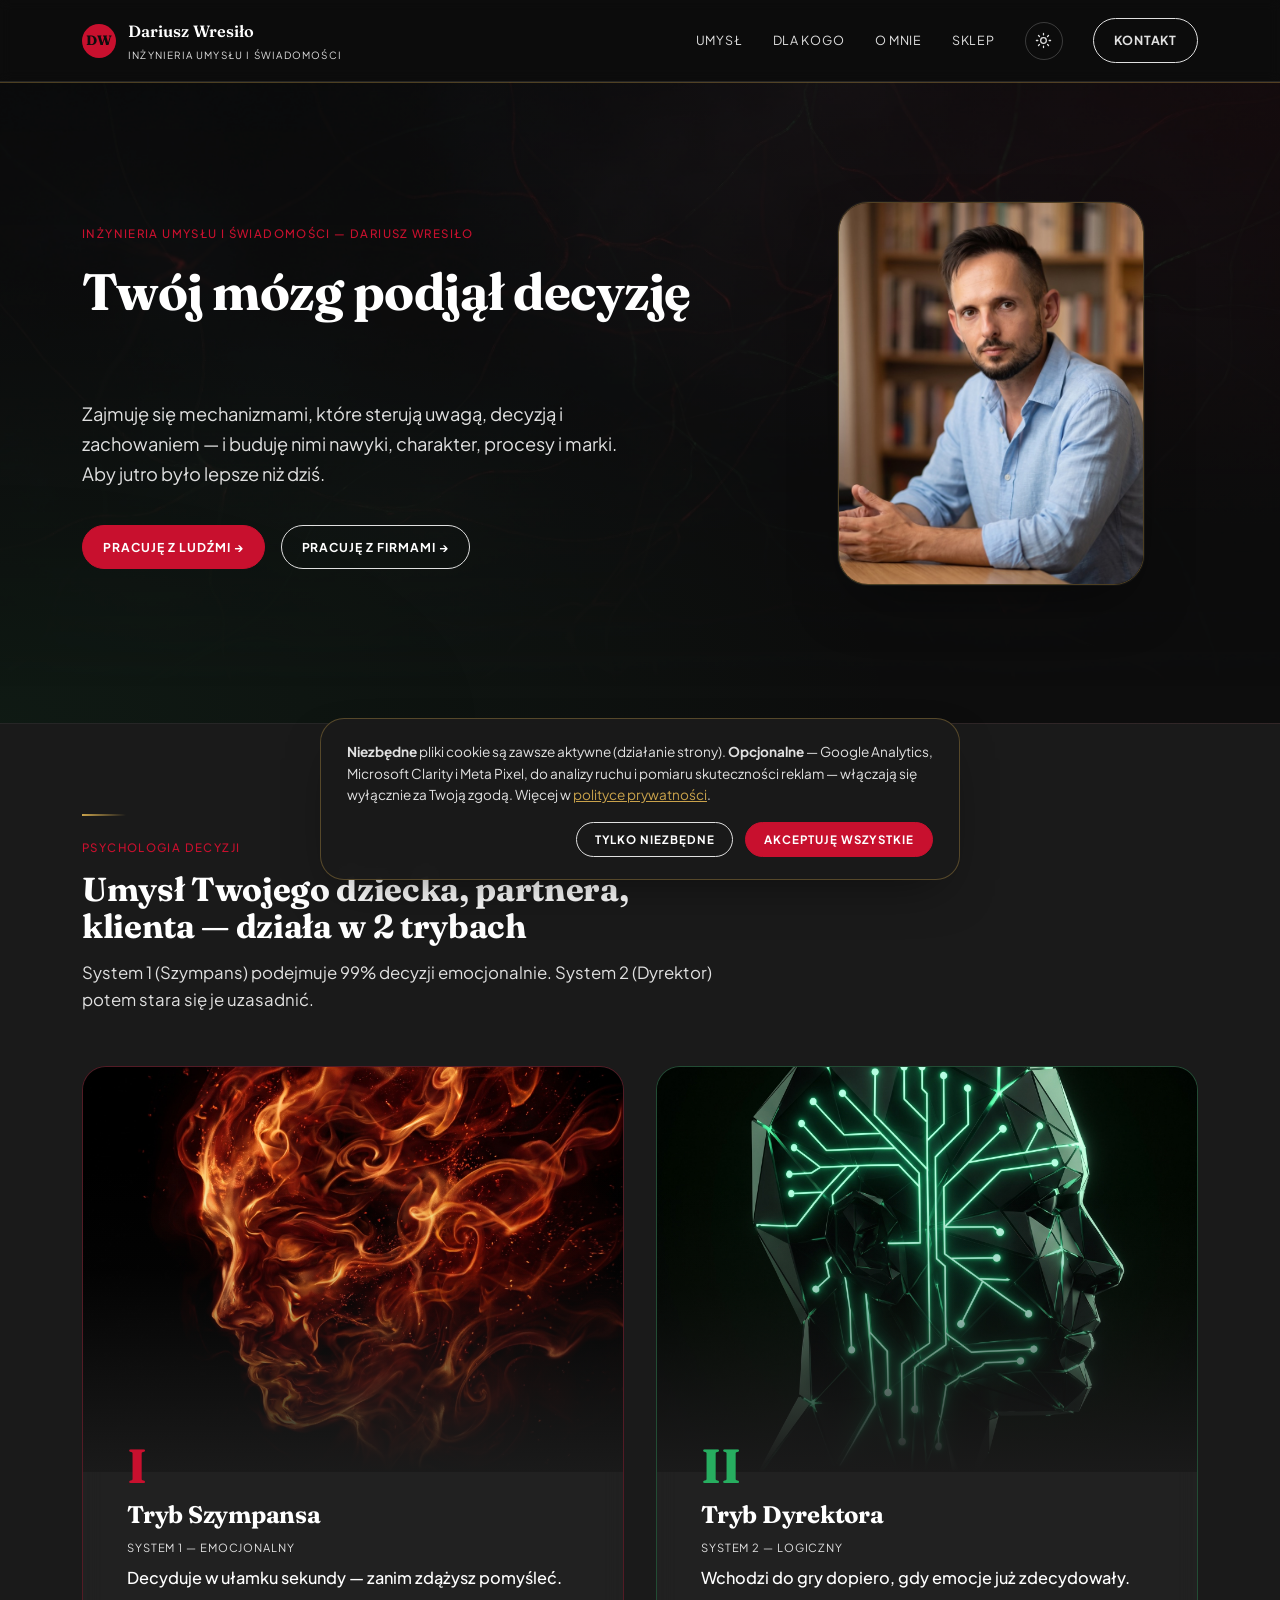
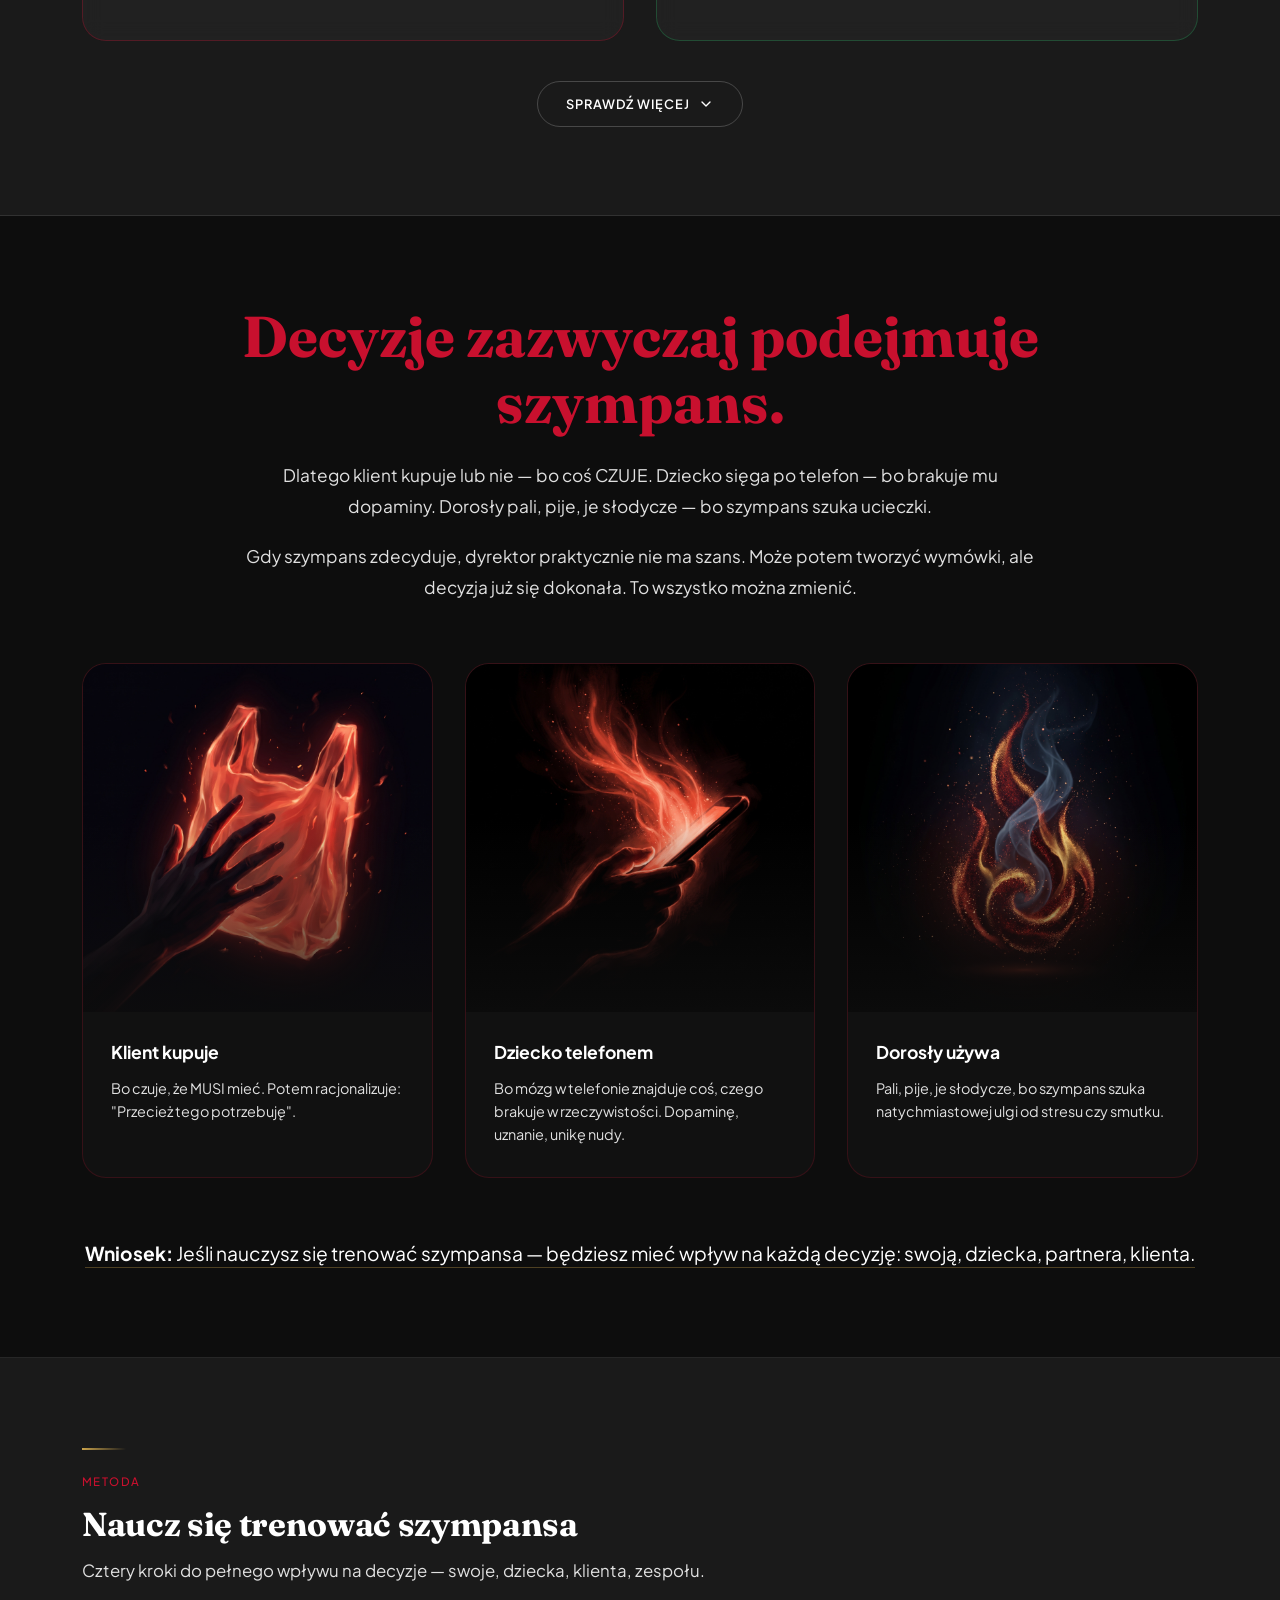
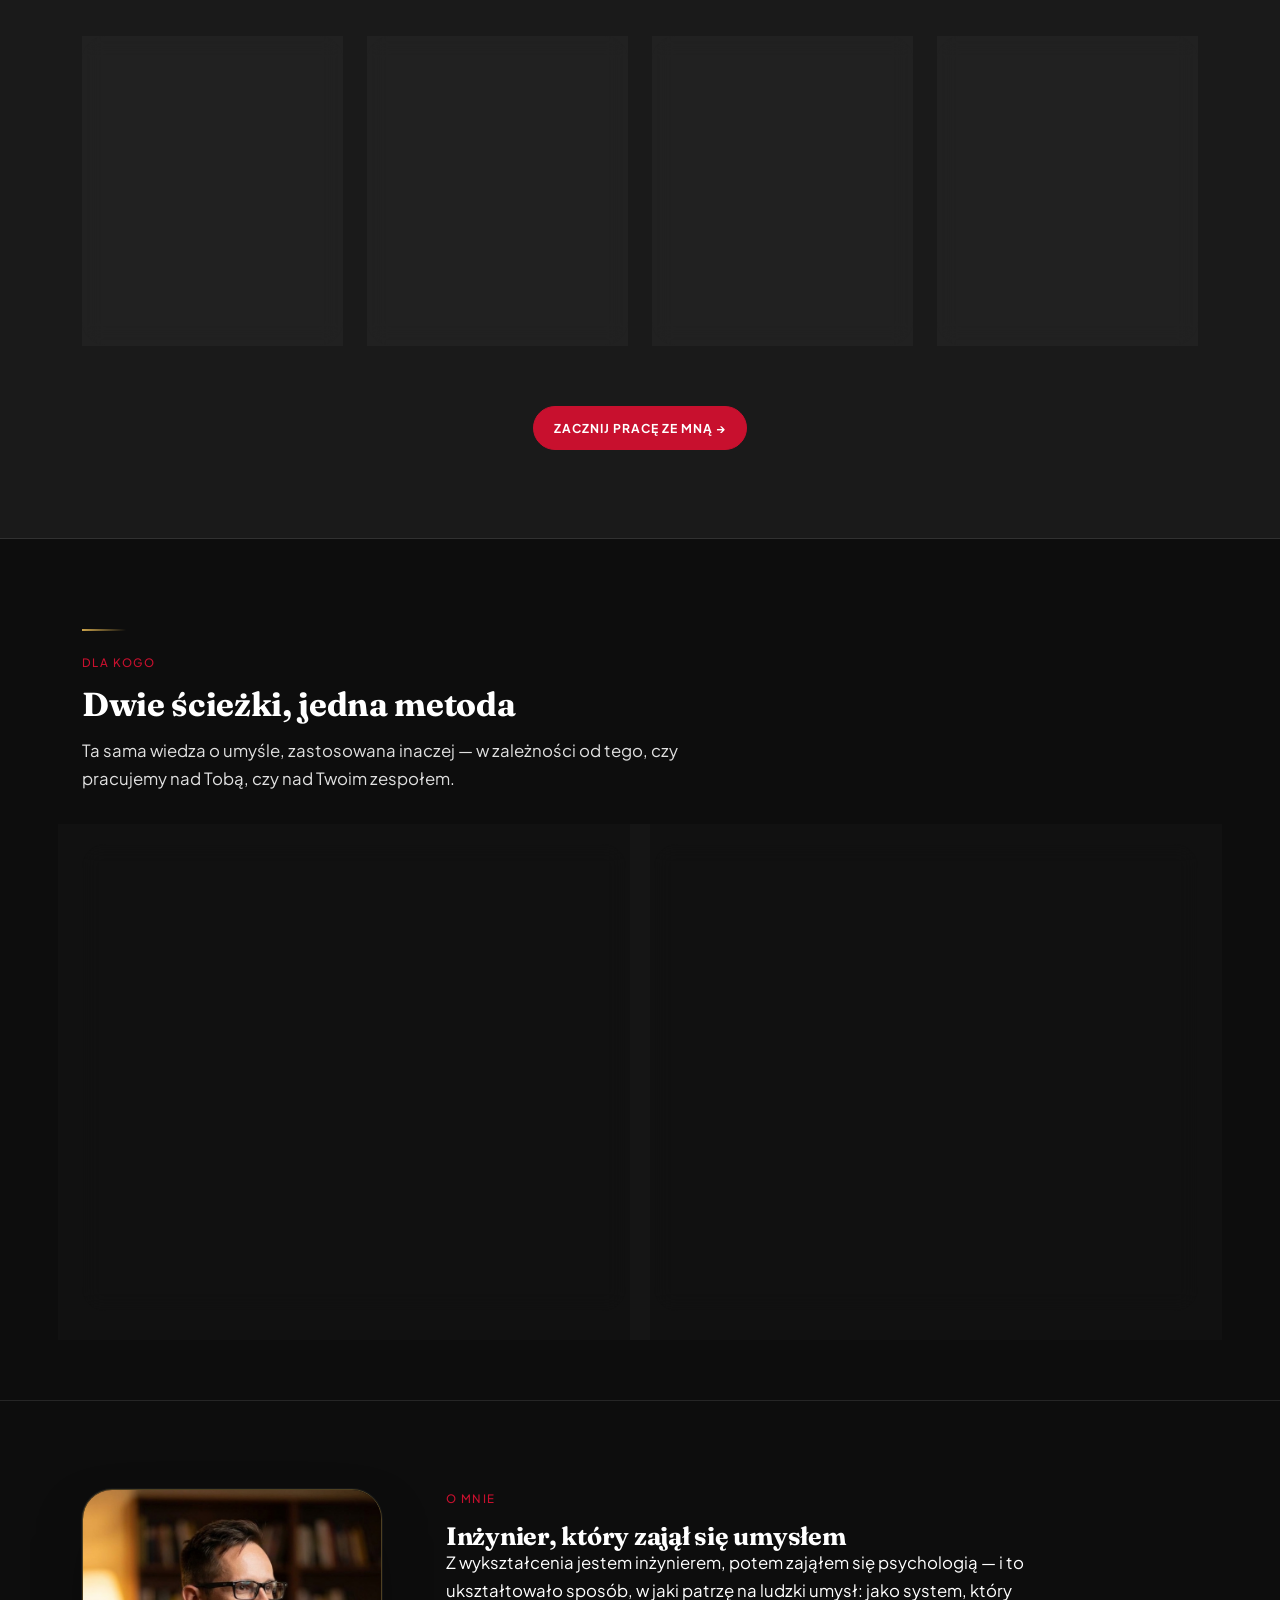
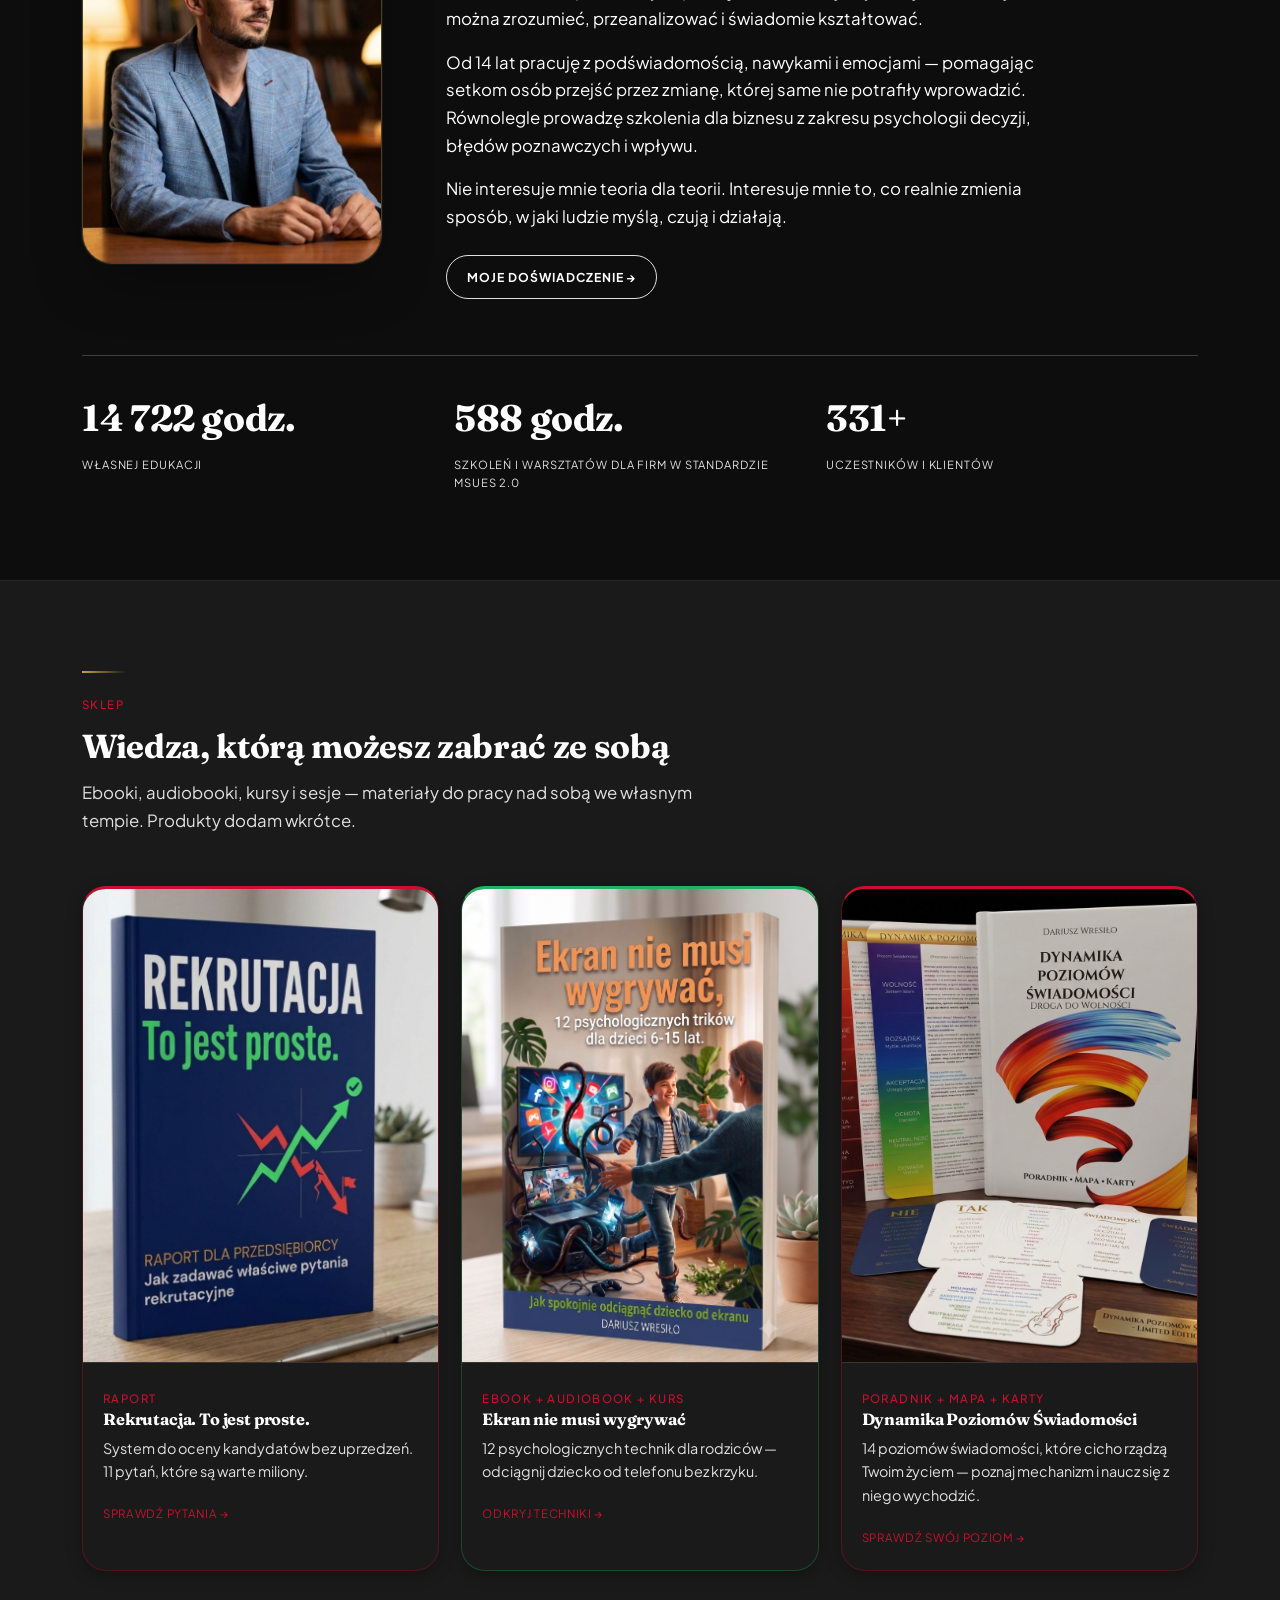
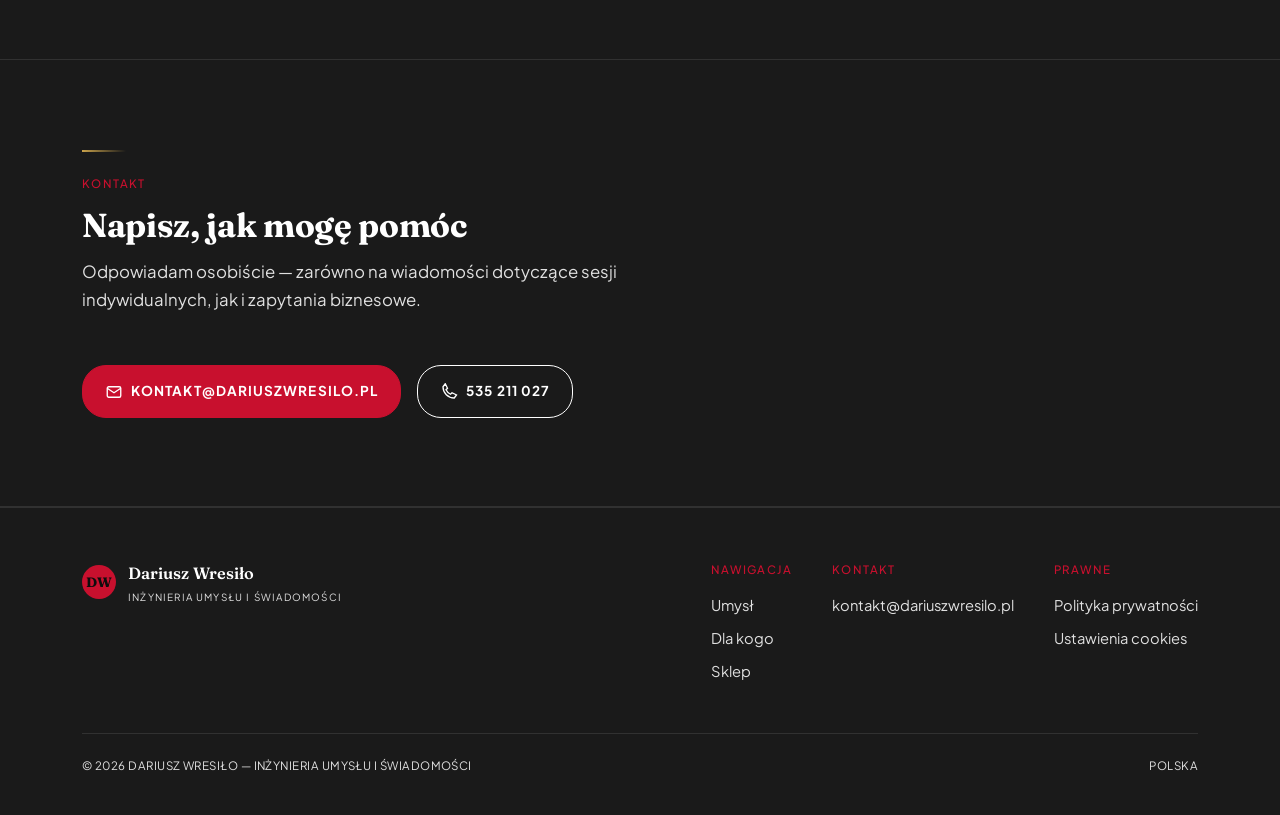
<file: index.html>
<!DOCTYPE html>
<html lang="pl">
<head>
<meta charset="UTF-8">
<meta name="viewport" content="width=device-width, initial-scale=1.0">
<title>Dariusz Wresiło — Inżynieria Umysłu i Świadomości | Szkolenia, konsultacje, sesje</title>
<meta name="description" content="Dariusz Wresiło — inżynieria umysłu i świadomości. Sesje indywidualne, szkolenia dla firm i konsulting oparte na psychologii decyzji, pracy z podświadomością i zmianą nawyków.">
<meta name="robots" content="index, follow">
<link rel="canonical" href="https://dariuszwresilo.pl/">
<meta property="og:type" content="website">
<meta property="og:title" content="Dariusz Wresiło — Inżynieria Umysłu i Świadomości">
<meta property="og:description" content="Sesje indywidualne, szkolenia dla firm i konsulting oparte na psychologii decyzji, pracy z podświadomością i zmianą nawyków.">
<meta property="og:image" content="https://dariuszwresilo.pl/images/about.jpg">
<meta property="og:locale" content="pl_PL">
<meta property="og:url" content="https://dariuszwresilo.pl/">
<meta name="twitter:card" content="summary_large_image">
<script type="application/ld+json">
{
  "@context": "https://schema.org",
  "@type": "ProfessionalService",
  "name": "Dariusz Wresiło — Inżynieria Umysłu i Świadomości",
  "url": "https://dariuszwresilo.pl/",
  "email": "kontakt@dariuszwresilo.pl",
  "areaServed": "PL",
  "description": "Sesje indywidualne, szkolenia dla firm i konsulting oparte na psychologii decyzji, pracy z podświadomością i zmianą nawyków."
}
</script>
<script>
window.dataLayer = window.dataLayer || [];
function gtag(){ dataLayer.push(arguments); }
gtag('consent', 'default', {
  'analytics_storage': 'denied',
  'ad_storage': 'denied',
  'ad_user_data': 'denied',
  'ad_personalization': 'denied'
});
if(localStorage.getItem('cookie_consent') === 'granted'){
  gtag('consent', 'default', { 'analytics_storage': 'granted' });
}
</script>
<script async src="https://www.googletagmanager.com/gtag/js?id=G-LL1Z4GLF9W"></script>
<script>
gtag('js', new Date());
gtag('config', 'G-LL1Z4GLF9W');
</script>
<style>
@import url('https://fonts.googleapis.com/css2?family=Fraunces:opsz,wght@9..144,500;9..144,600;9..144,700&family=Plus+Jakarta+Sans:wght@400;500;600;700&display=swap');

:root{
  --bg-dark:#0d0d0d;
  --bg-card:#1a1a1a;
  --text-primary:#ffffff;
  --text-secondary:#e0e0e0;
  --accent-red:#c8102e;
  --accent-red-dark:#8f0b20;
  --accent-green:#27ae60;
  --accent-green-dark:#16a085;
  --gold:#c9a24b;
  --gold-soft: rgba(201,162,75,0.35);
  --line: rgba(var(--tint),0.1);
  --line-strong: rgba(var(--tint),0.2);
  --radius: 24px;
  --tint: 255,255,255;
  --bg-rgb: 13,13,13;
  --bg-card-rgb: 26,26,26;
}

[data-theme="light"]{
  --bg-dark:#faf7f2;
  --bg-card:#f0ebe1;
  --text-primary:#1a1712;
  --text-secondary:#5a5449;
  --accent-red:#a30e26;
  --accent-red-dark:#7d0a1c;
  --accent-green:#1f7a45;
  --accent-green-dark:#175c34;
  --gold:#a3792f;
  --gold-soft: rgba(163,121,47,0.4);
  --line: rgba(20,15,5,0.1);
  --line-strong: rgba(20,15,5,0.18);
  --tint: 10,8,4;
  --bg-rgb: 250,247,242;
  --bg-card-rgb: 240,235,225;
}

*{ box-sizing:border-box; margin:0; padding:0; }

html{ scroll-behavior:smooth; }

body{
  background:var(--bg-dark);
  color:var(--text-primary);
  font-family:'Plus Jakarta Sans', -apple-system, Segoe UI, sans-serif;
  font-size:1.05rem;
  line-height:1.65;
  -webkit-font-smoothing:antialiased;
}

h1,h2,h3, .display{
  font-family:'Fraunces', Georgia, serif;
  color:var(--text-primary);
  letter-spacing:-0.01em;
  line-height:1.1;
}

.eyebrow{
  font-family:'Plus Jakarta Sans', sans-serif;
  font-weight:600;
  text-transform:uppercase;
  letter-spacing:0.12em;
  font-size:0.72rem;
  color:var(--accent-red);
  font-weight:500;
}

a{ color:inherit; text-decoration:none; }
:focus-visible{ outline:2px solid var(--accent-red); outline-offset:3px; }

.wrap{ max-width:1180px; margin:0 auto; padding:0 32px; }

/* ---------- NAV ---------- */
header.nav{
  position:sticky; top:0; z-index:50;
  background:rgba(var(--bg-rgb),0.92);
  backdrop-filter:blur(6px);
  border-bottom:1px solid var(--line);
  box-shadow:0 1px 0 var(--gold-soft);
}
.nav-inner{
  display:flex; align-items:center; justify-content:space-between;
  padding:18px 32px;
  max-width:1180px; margin:0 auto;
}
.brandmark{ display:flex; align-items:center; gap:12px; }
.mark{
  width:34px; height:34px; background:var(--accent-red); color:var(--bg-dark);
  display:flex; align-items:center; justify-content:center;
  font-family:'Fraunces'; font-weight:700; font-size:0.85rem;
  border-radius:var(--radius);
}
.brand-name{ font-family:'Fraunces'; font-weight:600; font-size:1.02rem; color:var(--text-primary); }
.brand-name span{ display:block; font-family:'Plus Jakarta Sans'; font-size:0.62rem; letter-spacing:0.12em; color:var(--text-secondary); font-weight:400; text-transform:uppercase; margin-top:2px;}

nav.links{ display:flex; align-items:center; gap:30px; }
nav.links a{ font-family:'Plus Jakarta Sans'; font-size:0.78rem; text-transform:uppercase; letter-spacing:0.06em; color:var(--text-secondary); transition:color .15s; }
nav.links a:hover{ color:var(--text-primary); }
.btn{
  display:inline-flex; align-items:center; gap:8px;
  font-family:'Plus Jakarta Sans'; font-weight:700; font-size:0.76rem; text-transform:uppercase; letter-spacing:0.08em;
  padding:11px 20px; border-radius:var(--radius); border:1px solid var(--text-secondary);
  transition:all .15s;
}
.btn-brass{ background:var(--accent-red); color:#fff; border-color:var(--accent-red); }
.btn-brass:hover{ background:var(--accent-red-dark); border-color:var(--accent-red-dark); }
.btn-outline{ background:transparent; color:var(--text-primary); border-color:var(--text-secondary); }
.btn-outline:hover{ background:var(--text-primary); color:var(--bg-dark); border-color:var(--text-primary); }

.theme-toggle{
  display:inline-flex; align-items:center; justify-content:center;
  width:38px; height:38px; border-radius:50%;
  background:transparent; border:1px solid var(--line-strong); color:var(--text-secondary);
  cursor:pointer; transition:all .2s ease; flex-shrink:0;
}
.theme-toggle:hover{ border-color:var(--gold); color:var(--gold); }
.theme-toggle svg{ width:17px; height:17px; }
.theme-toggle .icon-moon{ display:none; }
[data-theme="light"] .theme-toggle .icon-sun{ display:none; }
[data-theme="light"] .theme-toggle .icon-moon{ display:block; }

@media(max-width:860px){ nav.links{ display:none; } }

/* ---------- HERO ---------- */
.hero{
  position:relative; overflow:hidden;
  padding:120px 0 90px;
  background:var(--bg-dark);
  background-image:radial-gradient(ellipse at 100% 0%, rgba(200,16,46,0.08) 0%, transparent 50%),radial-gradient(ellipse at 0% 100%, rgba(39,174,96,0.08) 0%, transparent 50%);
}
.hero-bg{
  position:absolute; inset:0; z-index:0;
  background-image:url('images/illustrations/hero-neural-bg.jpg');
  background-size:cover; background-position:center 30%;
  opacity:0.4;
  mask-image:linear-gradient(to bottom, rgba(0,0,0,0.9) 0%, rgba(0,0,0,0.5) 55%, transparent 95%);
  -webkit-mask-image:linear-gradient(to bottom, rgba(0,0,0,0.9) 0%, rgba(0,0,0,0.5) 55%, transparent 95%);
}
.hero-inner{ position:relative; z-index:2; }
.hero-grid{ display:grid; grid-template-columns:1.35fr 0.85fr; gap:56px; align-items:center; margin-bottom:48px; }
@media(max-width:860px){ .hero-grid{ grid-template-columns:1fr; gap:32px; } .hero-photo{ max-width:220px; } }
.hero h1{ font-size:clamp(2.1rem, 4vw, 3.5rem); margin:18px 0 22px; color:var(--text-primary); }
.rotator{ position:relative; display:inline-block; min-width:20ch; height:1.1em; vertical-align:top; overflow:hidden; }
.rotator span{ position:absolute; left:0; top:0; opacity:0; white-space:nowrap; animation:rotateWord 8s ease infinite; }
.rotator span:nth-child(1){ animation-delay:0s; }
.rotator span:nth-child(2){ animation-delay:3s; }
.rotator span:nth-child(3){ animation-delay:6s; }
@media(max-width:600px){
  .rotator{ display:block; min-width:0; width:100%; height:auto; min-height:1.3em; }
  .rotator span{ position:static; white-space:normal; }
  .rotator span:not(:first-child){ display:none; }
}
@keyframes rotateWord{
  0%{ opacity:0; transform:translateY(10px); }
  8%{ opacity:1; transform:translateY(0); }
  28%{ opacity:1; transform:translateY(0); }
  36%{ opacity:0; transform:translateY(-10px); }
  100%{ opacity:0; }
}
@media (prefers-reduced-motion: reduce){
  .rotator span{ animation:none; opacity:0; position:static; }
  .rotator span:first-child{ opacity:1; }
}
.hero .lead{ font-size:1.14rem; color:var(--text-secondary); max-width:560px; margin-bottom:36px; }
.hero-ctas{ display:flex; gap:16px; flex-wrap:wrap; }
.hero-img{ width:100%; height:auto; aspect-ratio:4/5; object-fit:cover; border-radius:calc(var(--radius) + 6px); border:1px solid var(--gold-soft); display:block; box-shadow:0 0 0 1px rgba(var(--tint),0.04), 0 24px 60px -20px rgba(0,0,0,0.5); }

.stat-bar{
  display:flex; gap:0; border-top:1px solid var(--line-strong); margin-top:56px; padding-top:32px; flex-wrap:wrap;
}
.stat{ flex:1; min-width:150px; padding-right:24px; }
.stat .num{ font-family:'Fraunces'; font-weight:700; font-size:2.3rem; color:var(--text-primary); letter-spacing:-0.01em; }
.stat .lbl{ font-family:'Plus Jakarta Sans'; font-size:0.7rem; text-transform:uppercase; letter-spacing:0.08em; color:var(--text-secondary); margin-top:6px; }
@media(max-width:600px){
  .stat-bar{ flex-direction:column; gap:18px; }
  .stat{ min-width:0; padding-right:0; padding-bottom:18px; border-bottom:1px solid var(--line); }
  .stat:last-child{ border-bottom:none; padding-bottom:0; }
}

/* ---------- SECTION SHELL ---------- */
section{ padding:88px 0; border-bottom:1px solid var(--line); background:var(--bg-dark); }
section.alt{ background:var(--bg-card); }
.section-head{ max-width:640px; margin-bottom:52px; position:relative; padding-top:2px; }
.section-head::before{ content:''; display:block; width:44px; height:2px; background:linear-gradient(90deg, var(--gold), transparent); margin-bottom:16px; }
.section-head h2{ font-size:clamp(1.6rem,2.6vw,2.2rem); margin-top:12px; color:var(--text-primary); }
.section-head p{ color:var(--text-secondary); margin-top:14px; }

/* ---------- O MNIE ---------- */
.about-grid{ display:grid; grid-template-columns:300px 1fr; gap:64px; align-items:start; }
@media(max-width:780px){ .about-grid{ grid-template-columns:1fr; } }

.about-text p{ margin-bottom:16px; max-width:600px; }
.about-text .eyebrow{ margin-bottom:14px; display:block; }

/* ---------- PATHS ---------- */
.paths-grid{ display:grid; grid-template-columns:1fr 1fr; gap:28px; }
@media(max-width:780px){ .paths-grid{ grid-template-columns:1fr; } }
.path-card{
  background:rgba(var(--tint),0.02); border:1px solid; border-radius:var(--radius);
  padding:40px; display:flex; flex-direction:column; height:100%; backdrop-filter:blur(10px);
}
.path-card.red{ border-color:rgba(200,16,46,0.3); }
.path-card.red:hover{ border-color:rgba(200,16,46,0.6); box-shadow:0 0 32px rgba(200,16,46,0.15); }
.path-card.green{ border-color:rgba(39,174,96,0.3); }
.path-card.green:hover{ border-color:rgba(39,174,96,0.6); box-shadow:0 0 32px rgba(39,174,96,0.15); }
.icon-badge{ width:56px; height:56px; border-radius:50%; display:flex; align-items:center; justify-content:center; margin-bottom:22px; flex-shrink:0; }
.icon-badge svg, .icon-badge img{ width:26px; height:26px; }
.icon-badge.red{ background:var(--accent-red); color:white; }
.icon-badge.green{ background:var(--accent-green); color:white; }
.path-card h3{ font-size:1.4rem; margin-bottom:12px; color:var(--text-primary); }
.path-card p.desc{ color:var(--text-secondary); margin-bottom:20px; }
.path-card ul{ list-style:none; margin-bottom:28px; flex-grow:1; }
.path-card li{ display:flex; gap:12px; align-items:flex-start; margin-bottom:13px; font-size:0.96rem; color:var(--text-primary); }
.check-badge{ width:20px; height:20px; border-radius:50%; background:var(--accent-red); display:flex; align-items:center; justify-content:center; flex-shrink:0; margin-top:1px; }
.check-badge svg{ width:11px; height:11px; }
.path-cta{ display:inline-flex; align-items:center; gap:8px; font-family:'Plus Jakarta Sans'; font-size:0.78rem; text-transform:uppercase; letter-spacing:0.07em; color:var(--text-primary); border-bottom:1px solid var(--text-primary); width:fit-content; padding-bottom:3px; }
.path-cta svg{ width:14px; height:14px; transition:transform .15s; }
.path-card:hover .path-cta svg{ transform:translateX(3px); }

/* ---------- SHOP ---------- */
.shop-grid{ display:grid; grid-template-columns:repeat(4,1fr); gap:22px; }
@media(max-width:980px){ .shop-grid{ grid-template-columns:repeat(2,1fr); } }
@media(max-width:520px){ .shop-grid{ grid-template-columns:1fr; } }
.shop-grid-3{ grid-template-columns:repeat(3,1fr); }
@media(max-width:780px){ .shop-grid-3{ grid-template-columns:1fr; } }
.product-card{ position:relative; border:1px solid; border-radius:var(--radius); overflow:hidden; background:var(--bg-card); }
.product-card.red{ border-color:rgba(200,16,46,0.3); border-top:3px solid var(--accent-red); }
.product-card.red:hover{ border-color:rgba(200,16,46,0.6); box-shadow:0 0 24px rgba(200,16,46,0.1); }
.product-card.green{ border-color:rgba(39,174,96,0.3); border-top:3px solid var(--accent-green); }
.product-card.green:hover{ border-color:rgba(39,174,96,0.6); box-shadow:0 0 24px rgba(39,174,96,0.1); }
.product-link::after{ content:""; position:absolute; inset:0; }
.product-cover{
  aspect-ratio:3/4; background:rgba(var(--tint),0.02);
  display:flex; align-items:center; justify-content:center;
  border-bottom:1px solid var(--line);
  overflow:hidden;
}
.product-cover img{ width:100%; height:100%; object-fit:cover; display:block; }
.product-cover .icon-badge{ width:72px; height:72px; margin-bottom:0; }
.product-cover .icon-badge svg, .product-cover .icon-badge img{ width:32px; height:32px; }
.product-body{ padding:20px; }
.product-body .eyebrow{ margin-bottom:8px; color:var(--accent-red); }
.product-body h3{ font-size:1.02rem; margin-bottom:8px; color:var(--text-primary); }
.product-body p{ font-size:0.9rem; color:var(--text-secondary); margin-bottom:14px; }
.product-link{ font-family:'Plus Jakarta Sans'; font-size:0.72rem; text-transform:uppercase; letter-spacing:0.06em; color:var(--accent-red); }

/* ---------- BLOG ---------- */
.blog-grid{ display:grid; grid-template-columns:repeat(3,1fr); gap:24px; }
@media(max-width:860px){ .blog-grid{ grid-template-columns:1fr; } }
.article-card{ border-top:2px solid var(--accent-red); padding-top:18px; }
.article-card.green{ border-top-color:var(--accent-green); }
.article-card .eyebrow{ margin-bottom:10px; }
.article-card h3{ font-size:1.12rem; margin-bottom:10px; color:var(--text-primary); }
.article-card p{ color:var(--text-secondary); font-size:0.95rem; }


/* ---------- CONTACT DIRECT ---------- */
.contact-direct{ display:flex; gap:16px; flex-wrap:wrap; }
.contact-direct .btn{ font-size:0.85rem; padding:14px 22px; }
.contact-direct .btn-brass{ background:var(--accent-red); border-color:var(--accent-red); }
.contact-direct .btn-outline{ color:var(--text-primary); border-color:var(--text-primary); }
.contact-direct .btn-outline:hover{ background:var(--text-primary); color:var(--bg-dark); }

/* ---------- FOOTER ---------- */
footer{ padding:52px 0 40px; background:var(--bg-card); border-top:1px solid var(--line); color:var(--text-secondary); }
.footer-top{ display:flex; justify-content:space-between; align-items:flex-start; flex-wrap:wrap; gap:32px; margin-bottom:40px; }
.footer-links{ display:flex; gap:40px; flex-wrap:wrap; }
.footer-col .eyebrow{ margin-bottom:14px; display:block; color:var(--accent-red); }
.footer-col a{ display:block; font-size:0.92rem; color:var(--text-secondary); margin-bottom:9px; transition:color .15s; }
.footer-col a:hover{ color:var(--text-primary); }
.footer-bottom{ border-top:1px solid var(--line); padding-top:22px; display:flex; justify-content:space-between; flex-wrap:wrap; gap:10px; font-family:'Plus Jakarta Sans'; font-size:0.72rem; color:var(--text-secondary); text-transform:uppercase; letter-spacing:0.04em; }

/* ---------- COOKIE BANNER ---------- */
.cookie-banner{
  position:fixed; left:20px; right:20px; bottom:20px; z-index:100;
  max-width:640px; margin:0 auto;
  background:rgba(var(--bg-card-rgb),0.97); backdrop-filter:blur(10px);
  border:1px solid var(--gold-soft); border-radius:var(--radius);
  padding:22px 26px; box-shadow:0 20px 50px -20px rgba(0,0,0,0.5);
  transform:translateY(140%); opacity:0; transition:transform .4s ease, opacity .4s ease;
  pointer-events:none;
}
.cookie-banner.is-visible{ transform:translateY(0); opacity:1; pointer-events:auto; }
.cookie-banner-inner p{ font-size:0.85rem; color:var(--text-secondary); line-height:1.6; margin-bottom:16px; }
.cookie-banner-inner p a{ color:var(--gold); text-decoration:underline; }
.cookie-banner-actions{ display:flex; gap:12px; justify-content:flex-end; flex-wrap:wrap; }
.cookie-banner-actions .btn{ padding:9px 18px; font-size:0.72rem; }
@media(max-width:600px){ .cookie-banner{ left:12px; right:12px; bottom:12px; padding:18px 20px; } .cookie-banner-actions{ justify-content:stretch; } .cookie-banner-actions .btn{ flex:1; justify-content:center; } }

.reveal{ opacity:0; transform:translateY(16px); transition:opacity .6s ease, transform .6s ease; }
.reveal.in{ opacity:1; transform:translateY(0); }

@keyframes fadeUp{ from{ opacity:0; transform:translateY(14px); } to{ opacity:1; transform:translateY(0); } }
.hero-text .eyebrow{ animation:fadeUp .7s ease both; }
.hero-text h1{ animation:fadeUp .7s ease .1s both; }
.hero-text .lead{ animation:fadeUp .7s ease .2s both; }
.hero-ctas{ animation:fadeUp .7s ease .3s both; }
.hero-photo{ animation:fadeUp .9s ease .15s both; }

@media (prefers-reduced-motion: reduce){
  .reveal{ opacity:1; transform:none; transition:none; }
  .hero-text .eyebrow, .hero-text h1, .hero-text .lead, .hero-ctas, .hero-photo{ animation:none; }
}

/* ---------- SYSTEMY MYŚLENIA (nowa sekcja) ---------- */
.systems-grid{
  display:grid;
  grid-template-columns:1fr 1fr;
  gap:32px;
  margin-top:48px;
}
@media(max-width:860px){ .systems-grid{ grid-template-columns:1fr; } }

.system-card{
  position:relative;
  overflow:hidden;
  border-radius:var(--radius);
  background:rgba(var(--tint),0.03);
  border:1px solid;
  backdrop-filter:blur(10px);
  transition:transform .35s ease, box-shadow .35s ease;
}
.system-card:hover{ transform:translateY(-6px); }
.system-card.red{ border-color:rgba(200,16,46,0.3); }
.system-card.green{ border-color:rgba(39,174,96,0.3); }
.system-card:hover.red{ box-shadow:0 20px 60px -20px rgba(200,16,46,0.4); }
.system-card:hover.green{ box-shadow:0 20px 60px -20px rgba(39,174,96,0.4); }

.system-visual{ position:relative; width:100%; aspect-ratio:4/3; overflow:hidden; }
.system-visual img{ width:100%; height:100%; object-fit:cover; display:block; transition:transform .8s ease; }
.system-card:hover .system-visual img{ transform:scale(1.06); }
.system-visual::after{
  content:''; position:absolute; inset:0;
  background:linear-gradient(to top, var(--bg-card) 0%, rgba(var(--bg-card-rgb),0.2) 45%, transparent 70%);
}
.system-card.red .system-visual::after{ background:linear-gradient(to top, var(--bg-card) 0%, rgba(var(--bg-card-rgb),0.1) 50%, transparent 75%); }

.system-body{ padding:8px 44px 44px; }
.system-number{
  font-family:'Fraunces';
  font-size:3rem;
  font-weight:700;
  line-height:1;
  margin-bottom:12px;
  margin-top:-38px;
  position:relative;
}
.system-card.red .system-number{ color:var(--accent-red); }
.system-card.green .system-number{ color:var(--accent-green); }
.system-label{
  font-size:0.7rem;
  text-transform:uppercase;
  letter-spacing:0.08em;
  color:var(--text-secondary);
  display:block;
  margin-bottom:8px;
}
.system-card h3{ font-size:1.5rem; margin-bottom:10px; color:var(--text-primary); }
.system-teaser{ font-size:1.02rem; font-weight:500; color:var(--text-primary); margin-bottom:4px; }
.system-desc{ color:var(--text-secondary); font-size:0.95rem; margin-bottom:14px; }
.system-card ul{ list-style:none; margin-bottom:18px; }
.system-card li{ color:var(--text-secondary); margin-bottom:8px; font-size:0.9rem; }
.system-note{ color:var(--accent-red); font-weight:600; font-size:0.9rem; }
.system-card.green .system-note{ color:var(--accent-green); }

.system-details{
  max-height:0; overflow:hidden; opacity:0;
  transition:max-height .5s ease, opacity .4s ease;
}
.systems-grid.expanded .system-details{ opacity:1; }
.system-details-inner{ padding-top:18px; }

.systems-toggle-wrap{ text-align:center; margin-top:40px; }
.systems-toggle{
  display:inline-flex; align-items:center; gap:8px; cursor:pointer;
  font-family:'Plus Jakarta Sans'; font-size:0.8rem; font-weight:600; text-transform:uppercase; letter-spacing:0.08em;
  color:var(--text-primary); background:transparent; border:1px solid var(--line-strong);
  padding:14px 28px; border-radius:var(--radius);
  transition:all .2s ease;
}
.systems-toggle:hover{ background:rgba(var(--tint),0.06); border-color:var(--text-secondary); }
.systems-toggle svg{ width:16px; height:16px; transition:transform .3s ease; }
.systems-toggle.is-expanded svg{ transform:rotate(180deg); }

/* ---------- SZYMPANS DECYDUJE (nowa sekcja) ---------- */
.assertion-text{ max-width:800px; margin:0 auto 60px; text-align:center; }
.assertion-text p.assertion-lead{
  font-family:'Fraunces';
  font-size:clamp(2.4rem, 5vw, 3.6rem);
  font-weight:700;
  color:var(--accent-red);
  margin-bottom:24px;
  line-height:1.15;
}
.assertion-text p{
  font-size:1.08rem;
  line-height:1.8;
  color:var(--text-secondary);
  margin-bottom:18px;
}
.scenarios-grid{
  display:grid;
  grid-template-columns:repeat(3,1fr);
  gap:32px;
  margin:60px 0;
}
@media(max-width:860px){ .scenarios-grid{ grid-template-columns:1fr; } }
.scenario{
  background:rgba(var(--tint),0.02);
  border-radius:var(--radius);
  border:1px solid rgba(200,16,46,0.2);
  overflow:hidden;
  transition:transform .35s ease, box-shadow .35s ease;
}
.scenario:hover{ transform:translateY(-6px); box-shadow:0 20px 50px -22px rgba(200,16,46,0.45); }
.scenario-visual{ width:100%; aspect-ratio:1/1; overflow:hidden; position:relative; }
.scenario-visual img{ width:100%; height:100%; object-fit:cover; display:block; transition:transform .7s ease; }
.scenario:hover .scenario-visual img{ transform:scale(1.08); }
.scenario-visual::after{ content:''; position:absolute; inset:0; background:linear-gradient(to top, rgba(var(--bg-rgb),0.85) 0%, transparent 55%); }
.scenario-body{ padding:26px 28px 30px; }
.scenario h4{ font-size:1.1rem; margin-bottom:10px; color:var(--text-primary); }
.scenario p{ color:var(--text-secondary); font-size:0.9rem; line-height:1.6; }
.assertion-close{ text-align:center; font-size:1.2rem; color:var(--text-primary); margin-top:40px; text-decoration:underline; text-decoration-color:var(--gold-soft); text-underline-offset:6px; }
.assertion-close strong{ color:var(--text-primary); }

/* ---------- TRENOWANIE SZYMPANSA (nowa sekcja) ---------- */
.steps-container{
  display:grid;
  grid-template-columns:repeat(4,1fr);
  gap:24px;
  margin-top:48px;
}
@media(max-width:1020px){ .steps-container{ grid-template-columns:repeat(2,1fr); } }
@media(max-width:600px){ .steps-container{ grid-template-columns:1fr; } }

.step-card{
  background:rgba(var(--tint),0.03);
  padding:36px;
  border-radius:var(--radius);
  border:1px solid rgba(var(--tint),0.08);
  backdrop-filter:blur(10px);
  display:flex;
  flex-direction:column;
  transition:all 0.3s ease;
}
.step-card:hover{
  background:rgba(var(--tint),0.05);
  border-color:rgba(200,16,46,0.3);
  transform:translateY(-8px);
}
.step-top{ display:flex; align-items:flex-start; justify-content:space-between; margin-bottom:12px; }
.step-number{
  font-family:'Fraunces';
  font-size:2.5rem;
  font-weight:700;
  color:var(--accent-red);
  line-height:1;
}
.step-icon{ width:32px; height:32px; color:var(--accent-red); opacity:0.6; flex-shrink:0; }
.step-card h3{ font-size:1.2rem; margin-bottom:12px; color:var(--text-primary); }
.step-card p{ color:var(--text-secondary); font-size:0.95rem; line-height:1.7; }

/* ---------- ANIMACJE i TRANSITIONS ---------- */
.path-card, .product-card, .article-card{
  box-shadow:0 4px 16px rgba(0,0,0,0.3);
  transition:transform .18s ease, box-shadow .18s ease;
}
.path-card:hover, .product-card:hover{ transform:translateY(-5px); }
.article-card:hover{ box-shadow:0 10px 26px rgba(0,0,0,0.4); }

@media (prefers-reduced-motion: reduce){
  .path-card:hover, .product-card:hover, .step-card:hover{ transform:none; }
}
</style>
</head>
<body>

<header class="nav">
  <div class="nav-inner">
    <div class="brandmark">
      <div class="mark">DW</div>
      <div class="brand-name">Dariusz Wresiło<span>Inżynieria Umysłu i Świadomości</span></div>
    </div>
    <nav class="links">
      <a href="#systemy">Umysł</a>
      <a href="#sciezki">Dla kogo</a>
      <a href="#o-mnie">O mnie</a>
      <a href="#sklep">Sklep</a>
      <button type="button" class="theme-toggle" id="themeToggle" aria-label="Przełącz motyw jasny/ciemny">
        <svg class="icon-sun" viewBox="0 0 24 24" fill="none" stroke="currentColor" stroke-width="1.8" stroke-linecap="round" stroke-linejoin="round"><circle cx="12" cy="12" r="4"/><path d="M12 2v2M12 20v2M4.9 4.9l1.4 1.4M17.7 17.7l1.4 1.4M2 12h2M20 12h2M4.9 19.1l1.4-1.4M17.7 6.3l1.4-1.4"/></svg>
        <svg class="icon-moon" viewBox="0 0 24 24" fill="none" stroke="currentColor" stroke-width="1.8" stroke-linecap="round" stroke-linejoin="round"><path d="M21 12.8A9 9 0 1 1 11.2 3 7 7 0 0 0 21 12.8Z"/></svg>
      </button>
      <a href="#kontakt" class="btn btn-outline">Kontakt</a>
    </nav>
  </div>
</header>

<section class="hero">
  <div class="hero-bg"></div>
  <div class="wrap hero-inner">
    <div class="hero-grid">
      <div class="hero-text">
        <span class="eyebrow">Inżynieria Umysłu i Świadomości — Dariusz Wresiło</span>
        <h1>Twój mózg podjął decyzję <span class="rotator"><span>zanim pomyślałeś.</span><span>jak zareaguje lub odpowie.</span><span>nawykowo i automatycznie.</span></span></h1>
        <p class="lead">Zajmuję się mechanizmami, które sterują uwagą, decyzją i zachowaniem — i buduję nimi nawyki, charakter, procesy i marki. Aby jutro było lepsze niż dziś.</p>
        <div class="hero-ctas">
          <a href="#sciezki" class="btn btn-brass">Pracuję z ludźmi →</a>
          <a href="#sciezki" class="btn btn-outline">Pracuję z firmami →</a>
        </div>
      </div>
      <div class="hero-photo">
        <img src="images/hero.jpg" alt="Dariusz Wresiło — inżynieria umysłu i świadomości" class="hero-img" width="900" height="900" loading="eager" fetchpriority="high">
      </div>
    </div>
  </div>
</section>

<section id="systemy" class="alt">
  <div class="wrap reveal">
    <div class="section-head">
      <span class="eyebrow">Psychologia Decyzji</span>
      <h2>Umysł Twojego dziecka, partnera, klienta — działa w 2 trybach</h2>
      <p>System 1 (Szympans) podejmuje 99% decyzji emocjonalnie. System 2 (Dyrektor) potem stara się je uzasadnić.</p>
    </div>
    <div class="systems-grid" id="systemsGrid">
      <div class="system-card red">
        <div class="system-visual"><img src="images/illustrations/system-chimp.jpg" alt="Tryb Szympansa — wizualizacja impulsywnego, emocjonalnego umysłu" loading="lazy"></div>
        <div class="system-body">
          <div class="system-number">I</div>
          <h3>Tryb Szympansa</h3>
          <span class="system-label">System 1 — emocjonalny</span>
          <p class="system-teaser">Decyduje w ułamku sekundy — zanim zdążysz pomyśleć.</p>
          <div class="system-details">
            <div class="system-details-inner">
              <p class="system-desc">Decyduje szybko, opiera się na:</p>
              <ul>
                <li>Emocjach i instynkcie</li>
                <li>Doświadczeniu i nawyku</li>
                <li>Pierwszym wrażeniu</li>
                <li>Społecznym wymaganiom</li>
              </ul>
              <p class="system-note">Ta część klientów prawie ZAWSZE decyduje o kupnie.</p>
            </div>
          </div>
        </div>
      </div>

      <div class="system-card green">
        <div class="system-visual"><img src="images/illustrations/system-director.jpg" alt="Tryb Dyrektora — wizualizacja racjonalnego, logicznego umysłu" loading="lazy"></div>
        <div class="system-body">
          <div class="system-number">II</div>
          <h3>Tryb Dyrektora</h3>
          <span class="system-label">System 2 — logiczny</span>
          <p class="system-teaser">Wchodzi do gry dopiero, gdy emocje już zdecydowały.</p>
          <div class="system-details">
            <div class="system-details-inner">
              <p class="system-desc">Decyduje powoli, analizuje:</p>
              <ul>
                <li>Dane i logikę</li>
                <li>Analizę kosztów i zysków</li>
                <li>Racjonalne argumenty</li>
                <li>Długoterminowe konsekwencje</li>
              </ul>
              <p class="system-note">Ta część czasem blokuje decyzje emocjonalne.</p>
            </div>
          </div>
        </div>
      </div>
    </div>
    <div class="systems-toggle-wrap">
      <button class="systems-toggle" id="systemsToggle" aria-expanded="false" aria-controls="systemsGrid">
        <span class="systems-toggle-label">Sprawdź więcej</span>
        <svg viewBox="0 0 24 24" fill="none" stroke="currentColor" stroke-width="2" stroke-linecap="round" stroke-linejoin="round"><path d="M6 9l6 6 6-6"/></svg>
      </button>
    </div>
  </div>
</section>

<section id="szympans-decyduje">
  <div class="wrap">
    <div class="assertion-text">
      <p class="assertion-lead">Decyzje zazwyczaj podejmuje szympans.</p>
      <p>Dlatego klient kupuje lub nie — bo coś CZUJE. Dziecko sięga po telefon — bo brakuje mu dopaminy. Dorosły pali, pije, je słodycze — bo szympans szuka ucieczki.</p>
      <p>Gdy szympans zdecyduje, dyrektor praktycznie nie ma szans. Może potem tworzyć wymówki, ale decyzja już się dokonała. To wszystko można zmienić.</p>
    </div>
    <div class="scenarios-grid">
      <div class="scenario">
        <div class="scenario-visual"><img src="images/illustrations/scenario-shopping.jpg" alt="Ręka sięgająca po świecącą, czerwoną torbę zakupową" loading="lazy"></div>
        <div class="scenario-body">
          <h4>Klient kupuje</h4>
          <p>Bo czuje, że MUSI mieć. Potem racjonalizuje: "Przecież tego potrzebuję".</p>
        </div>
      </div>
      <div class="scenario">
        <div class="scenario-visual"><img src="images/illustrations/scenario-phone.jpg" alt="Dłoń trzymająca telefon, z ekranu bije jasna, czerwona poświata" loading="lazy"></div>
        <div class="scenario-body">
          <h4>Dziecko telefonem</h4>
          <p>Bo mózg w telefonie znajduje coś, czego brakuje w rzeczywistości. Dopaminę, uznanie, unikę nudy.</p>
        </div>
      </div>
      <div class="scenario">
        <div class="scenario-visual"><img src="images/illustrations/scenario-craving.jpg" alt="Świecący płomień symbolizujący nagły impuls i pragnienie" loading="lazy"></div>
        <div class="scenario-body">
          <h4>Dorosły używa</h4>
          <p>Pali, pije, je słodycze, bo szympans szuka natychmiastowej ulgi od stresu czy smutku.</p>
        </div>
      </div>
    </div>
    <p class="assertion-close"><strong>Wniosek:</strong> Jeśli nauczysz się trenować szympansa — będziesz mieć wpływ na każdą decyzję: swoją, dziecka, partnera, klienta.</p>
  </div>
</section>

<section id="trenowanie" class="alt">
  <div class="wrap reveal">
    <div class="section-head">
      <span class="eyebrow">Metoda</span>
      <h2>Naucz się trenować szympansa</h2>
      <p>Cztery kroki do pełnego wpływu na decyzje — swoje, dziecka, klienta, zespołu.</p>
    </div>
    <div class="steps-container">
      <div class="step-card">
        <div class="step-top">
          <div class="step-number">01</div>
          <svg class="step-icon" viewBox="0 0 24 24" fill="none" stroke="currentColor" stroke-width="1.5" stroke-linecap="round" stroke-linejoin="round"><path d="M1 12s4-7 11-7 11 7 11 7-4 7-11 7-11-7-11-7Z"/><circle cx="12" cy="12" r="3"/></svg>
        </div>
        <h3>Rozpoznaj szympansa</h3>
        <p>Nie walcz z emocjami — najpierw zrozum, co je napędza. Co szympans chce? Bezpieczeństwo? Uznanie? Przyjemność?</p>
      </div>
      <div class="step-card">
        <div class="step-top">
          <div class="step-number">02</div>
          <svg class="step-icon" viewBox="0 0 24 24" fill="none" stroke="currentColor" stroke-width="1.5" stroke-linecap="round" stroke-linejoin="round"><rect x="3" y="8" width="18" height="13" rx="1"/><path d="M3 12h18"/><path d="M12 8v13"/><path d="M12 8c-1.5 0-3-1-3-2.5S10.5 3 12 3s3 1 3 2.5S13.5 8 12 8Z"/></svg>
        </div>
        <h3>Zaproponuj mu coś lepszego</h3>
        <p>Szympans nie rzuca nawyku za przepraszam. Daj mu alternatywę, która mu się podoba. Coś, co daje więcej zadowolenia.</p>
      </div>
      <div class="step-card">
        <div class="step-top">
          <div class="step-number">03</div>
          <svg class="step-icon" viewBox="0 0 24 24" fill="none" stroke="currentColor" stroke-width="1.5" stroke-linecap="round" stroke-linejoin="round"><path d="M9 18h6"/><path d="M10 22h4"/><path d="M12 2a7 7 0 0 0-4 12.7c.6.5 1 1.2 1 2.05V17h6v-.25c0-.85.4-1.55 1-2.05A7 7 0 0 0 12 2Z"/></svg>
        </div>
        <h3>Włącz dyrektora</h3>
        <p>Kiedy emocje opadają, dyrektor może przejąć kontrolę.</p>
      </div>
      <div class="step-card">
        <div class="step-top">
          <div class="step-number">04</div>
          <svg class="step-icon" viewBox="0 0 24 24" fill="none" stroke="currentColor" stroke-width="1.5" stroke-linecap="round" stroke-linejoin="round"><path d="M3 12a9 9 0 0 1 15-6.7L21 8"/><path d="M21 3v5h-5"/><path d="M21 12a9 9 0 0 1-15 6.7L3 16"/><path d="M3 21v-5h5"/></svg>
        </div>
        <h3>Wzmacniaj nowy nawyk</h3>
        <p>Powtarzaj, nagrodź za zgodę z nowym wzorcem. Szympans uczy się powoli, ale uczy się przez powtórzenie.</p>
      </div>
    </div>
    <div style="text-align:center; margin-top:60px;">
      <a href="#sciezki" class="btn btn-brass">Zacznij pracę ze mną →</a>
    </div>
  </div>
</section>

<section id="sciezki">
  <div class="wrap reveal">
    <div class="section-head">
      <span class="eyebrow">Dla kogo</span>
      <h2>Dwie ścieżki, jedna metoda</h2>
      <p>Ta sama wiedza o umyśle, zastosowana inaczej — w zależności od tego, czy pracujemy nad Tobą, czy nad Twoim zespołem.</p>
    </div>
    <div class="paths-grid">

      <div class="path-card red">
        <div class="icon-badge red"><img src="images/icons/individual.svg" alt="" width="26" height="26"></div>
        <h3>Dla Ciebie</h3>
        <p class="desc">Zmień to, czego sam nie potrafiłeś zmienić. Sesje indywidualne pracy z podświadomością, nawykiem i emocjami.</p>
        <ul>
          <li><span class="check-badge"><svg viewBox="0 0 24 24" fill="none" stroke="white" stroke-width="3"><path d="M4 12l5 5L20 6"/></svg></span>Chcesz uwolnić się od nawyku lub uzależnienia</li>
          <li><span class="check-badge"><svg viewBox="0 0 24 24" fill="none" stroke="white" stroke-width="3"><path d="M4 12l5 5L20 6"/></svg></span>Emocje lub przekonania Cię ograniczają</li>
          <li><span class="check-badge"><svg viewBox="0 0 24 24" fill="none" stroke="white" stroke-width="3"><path d="M4 12l5 5L20 6"/></svg></span>Szukasz realnej zmiany, nie techniki na chwilę</li>
        </ul>
        <a href="#kontakt" class="path-cta">Umów konsultację <svg viewBox="0 0 24 24" fill="none" stroke="currentColor" stroke-width="2"><path d="M5 12h14M13 6l6 6-6 6"/></svg></a>
      </div>

      <div class="path-card green">
        <div class="icon-badge green"><img src="images/icons/business.svg" alt="" width="26" height="26"></div>
        <h3>Dla Firm</h3>
        <p class="desc">Lepsze decyzje, odporniejsze zespoły, świadomi liderzy. Szkolenia i konsulting oparte na psychologii decyzji.</p>
        <ul>
          <li><span class="check-badge"><svg viewBox="0 0 24 24" fill="none" stroke="white" stroke-width="3"><path d="M4 12l5 5L20 6"/></svg></span>Szkolenia zamknięte i warsztaty dla kadry</li>
          <li><span class="check-badge"><svg viewBox="0 0 24 24" fill="none" stroke="white" stroke-width="3"><path d="M4 12l5 5L20 6"/></svg></span>Konsulting indywidualny</li>
          <li><span class="check-badge"><svg viewBox="0 0 24 24" fill="none" stroke="white" stroke-width="3"><path d="M4 12l5 5L20 6"/></svg></span>Wystąpienia eksperckie</li>
        </ul>
        <a href="#kontakt" class="path-cta">Zapytaj o ofertę <svg viewBox="0 0 24 24" fill="none" stroke="currentColor" stroke-width="2"><path d="M5 12h14M13 6l6 6-6 6"/></svg></a>
      </div>

    </div>
  </div>
</section>

<section id="o-mnie">
  <div class="wrap about-grid reveal">
    <img src="images/about.jpg" alt="Dariusz Wresiło przy biurku" class="hero-img" width="900" height="900" loading="lazy">

    <div class="about-text">
      <span class="eyebrow">O mnie</span>
      <h2>Inżynier, który zajął się umysłem</h2>
      <p>Z wykształcenia jestem inżynierem, potem zająłem się psychologią — i to ukształtowało sposób, w jaki patrzę na ludzki umysł: jako system, który można zrozumieć, przeanalizować i świadomie kształtować.</p>
      <p>Od 14 lat pracuję z podświadomością, nawykami i emocjami — pomagając setkom osób przejść przez zmianę, której same nie potrafiły wprowadzić. Równolegle prowadzę szkolenia dla biznesu z zakresu psychologii decyzji, błędów poznawczych i wpływu.</p>
      <p>Nie interesuje mnie teoria dla teorii. Interesuje mnie to, co realnie zmienia sposób, w jaki ludzie myślą, czują i działają.</p>
      <a href="#doswiadczenie" class="btn btn-outline" style="margin-top:8px;">Moje doświadczenie →</a>
    </div>
  </div>
  <div class="wrap">
    <div class="stat-bar">
      <div class="stat"><div class="num"><span class="counter" data-target="16000">0</span> godz.</div><div class="lbl">własnej edukacji</div></div>
      <div class="stat"><div class="num"><span class="counter" data-target="640">0</span> godz.</div><div class="lbl">szkoleń i warsztatów dla firm w standardzie MSUES 2.0</div></div>
      <div class="stat"><div class="num"><span class="counter" data-target="360">0</span>+</div><div class="lbl">uczestników i klientów</div></div>
    </div>
  </div>
</section>

<section id="sklep" class="alt">
  <div class="wrap reveal">
    <div class="section-head">
      <span class="eyebrow">Sklep</span>
      <h2>Wiedza, którą możesz zabrać ze sobą</h2>
      <p>Ebooki, audiobooki, kursy i sesje — materiały do pracy nad sobą we własnym tempie. Produkty dodam wkrótce.</p>
    </div>
    <div class="shop-grid shop-grid-3">

      <div class="product-card red">
        <div class="product-cover"><img src="rekrutacja/assets/img/raport-cover.jpg" alt="Okładka Raportu Rekrutacja. To jest proste." width="400" height="567"></div>
        <div class="product-body">
          <span class="eyebrow">Raport</span>
          <h3>Rekrutacja. To jest proste.</h3>
          <p>System do oceny kandydatów bez uprzedzeń. 11 pytań, które są warte miliony.</p>
          <a href="rekrutacja/" class="product-link">Sprawdź pytania →</a>
        </div>
      </div>

      <div class="product-card green">
        <div class="product-cover"><img src="images/ekran-mockup.jpg" alt="Mockup Ebook Ekran nie musi wygrywać" width="400" height="567"></div>
        <div class="product-body">
          <span class="eyebrow">Ebook + Audiobook + Kurs</span>
          <h3>Ekran nie musi wygrywać</h3>
          <p>12 psychologicznych technik dla rodziców — odciągnij dziecko od telefonu bez krzyku.</p>
          <a href="ekrany/" class="product-link">Odkryj techniki →</a>
        </div>
      </div>

      <div class="product-card red">
        <div class="product-cover"><img src="dynamika/dynamika-cover-new.jpg" alt="Okładka książki Dynamika Poziomów Świadomości z mapą i kartami" width="400" height="400"></div>
        <div class="product-body">
          <span class="eyebrow">Poradnik + Mapa + Karty</span>
          <h3>Dynamika Poziomów Świadomości</h3>
          <p>14 poziomów świadomości, które cicho rządzą Twoim życiem — poznaj mechanizm i naucz się z niego wychodzić.</p>
          <a href="dynamika/" class="product-link">Sprawdź swój poziom →</a>
        </div>
      </div>

    </div>
  </div>
</section>

<section id="kontakt" class="alt">
  <div class="wrap reveal">
    <div class="section-head">
      <span class="eyebrow">Kontakt</span>
      <h2>Napisz, jak mogę pomóc</h2>
      <p>Odpowiadam osobiście — zarówno na wiadomości dotyczące sesji indywidualnych, jak i zapytania biznesowe.</p>
    </div>
    <div class="contact-direct">
      <a href="mailto:kontakt@dariuszwresilo.pl" class="btn btn-brass">
        <svg viewBox="0 0 24 24" fill="none" stroke="currentColor" stroke-width="1.8" width="18" height="18"><rect x="3" y="5" width="18" height="14" rx="2"/><path d="M3 7l9 6 9-6"/></svg>
        kontakt@dariuszwresilo.pl
      </a>
      <a href="tel:+48535211027" class="btn btn-outline">
        <svg viewBox="0 0 24 24" fill="none" stroke="currentColor" stroke-width="1.8" width="18" height="18"><path d="M4 5c0 8.3 6.7 15 15 15l3-4-6-3-2 2c-2.5-1.2-4.8-3.5-6-6l2-2-3-6z"/></svg>
        535 211 027
      </a>
    </div>
  </div>
</section>

<footer>
  <div class="wrap">
    <div class="footer-top">
      <div class="brandmark">
        <div class="mark">DW</div>
        <div class="brand-name">Dariusz Wresiło<span>Inżynieria Umysłu i Świadomości</span></div>
      </div>
      <div class="footer-links">
        <div class="footer-col">
          <span class="eyebrow">Nawigacja</span>
          <a href="#systemy">Umysł</a>
          <a href="#sciezki">Dla kogo</a>
          <a href="#sklep">Sklep</a>
        </div>
        <div class="footer-col">
          <span class="eyebrow">Kontakt</span>
          <a href="mailto:kontakt@dariuszwresilo.pl">kontakt@dariuszwresilo.pl</a>
        </div>
        <div class="footer-col">
          <span class="eyebrow">Prawne</span>
          <a href="polityka-prywatnosci.html">Polityka prywatności</a>
          <a href="#" class="cookie-settings-link">Ustawienia cookies</a>
        </div>
      </div>
    </div>
    <div class="footer-bottom">
      <span>© 2026 Dariusz Wresiło — Inżynieria Umysłu i Świadomości</span>
      <span>Polska</span>
    </div>
  </div>
</footer>

<div class="cookie-banner" id="cookieBanner" role="dialog" aria-live="polite" aria-label="Ustawienia plików cookie">
  <div class="cookie-banner-inner">
    <p><strong>Niezbędne</strong> pliki cookie są zawsze aktywne (działanie strony). <strong>Opcjonalne</strong> — Google Analytics, Microsoft Clarity i Meta Pixel, do analizy ruchu i pomiaru skuteczności reklam — włączają się wyłącznie za Twoją zgodą. Więcej w <a href="polityka-prywatnosci.html">polityce prywatności</a>.</p>
    <div class="cookie-banner-actions">
      <button type="button" class="btn btn-outline" id="cookieNecessaryOnly">Tylko niezbędne</button>
      <button type="button" class="btn btn-brass" id="cookieAcceptAll">Akceptuję wszystkie</button>
    </div>
  </div>
</div>

<script>
const els = document.querySelectorAll('.reveal');
const io = new IntersectionObserver((entries)=>{
  entries.forEach(e=>{ if(e.isIntersecting){ e.target.classList.add('in'); io.unobserve(e.target);} });
},{threshold:0.15});
els.forEach(el=>io.observe(el));

const reduceMotion = window.matchMedia('(prefers-reduced-motion: reduce)').matches;
const formatNumber = n => n.toString().replace(/\B(?=(\d{3})+(?!\d))/g, ' ');

function animateCounter(el){
  const target = parseInt(el.dataset.target, 10);
  if(reduceMotion){ el.textContent = formatNumber(target); return; }
  const duration = 1400;
  const start = performance.now();
  function tick(now){
    const progress = Math.min((now - start) / duration, 1);
    const eased = 1 - Math.pow(1 - progress, 3);
    el.textContent = formatNumber(Math.floor(eased * target));
    if(progress < 1) requestAnimationFrame(tick);
    else el.textContent = formatNumber(target);
  }
  requestAnimationFrame(tick);
}

const counters = document.querySelectorAll('.counter');
const counterIO = new IntersectionObserver((entries)=>{
  entries.forEach(e=>{ if(e.isIntersecting){ animateCounter(e.target); counterIO.unobserve(e.target); } });
},{threshold:0.4});
counters.forEach(c=>counterIO.observe(c));

const systemsToggle = document.getElementById('systemsToggle');
const systemsGrid = document.getElementById('systemsGrid');
if(systemsToggle && systemsGrid){
  const details = systemsGrid.querySelectorAll('.system-details');
  systemsToggle.addEventListener('click', ()=>{
    const expanded = systemsToggle.getAttribute('aria-expanded') === 'true';
    const next = !expanded;
    systemsToggle.setAttribute('aria-expanded', String(next));
    systemsToggle.classList.toggle('is-expanded', next);
    systemsToggle.querySelector('.systems-toggle-label').textContent = next ? 'Zwiń' : 'Sprawdź więcej';
    systemsGrid.classList.toggle('expanded', next);
    details.forEach(d=>{ d.style.maxHeight = next ? d.scrollHeight + 'px' : '0px'; });
    if(next){ setTimeout(()=>{ systemsGrid.scrollIntoView({behavior:'smooth', block:'nearest'}); }, 60); }
  });
  window.addEventListener('resize', ()=>{
    if(systemsGrid.classList.contains('expanded')){
      details.forEach(d=>{ d.style.maxHeight = d.scrollHeight + 'px'; });
    }
  });
}

/* ---------- THEME TOGGLE ---------- */
const themeToggle = document.getElementById('themeToggle');
const rootEl = document.documentElement;
const savedTheme = localStorage.getItem('theme');
if(savedTheme === 'light'){ rootEl.setAttribute('data-theme','light'); }
themeToggle.addEventListener('click', ()=>{
  const isLight = rootEl.getAttribute('data-theme') === 'light';
  if(isLight){ rootEl.removeAttribute('data-theme'); localStorage.setItem('theme','dark'); }
  else { rootEl.setAttribute('data-theme','light'); localStorage.setItem('theme','light'); }
});

/* ---------- COOKIE CONSENT (niezbędne / opcjonalne) ---------- */
const cookieBanner = document.getElementById('cookieBanner');
const cookieConsent = localStorage.getItem('cookie_consent');

function loadMetaPixel(){
  if(window.fbq) return;
  var pixelId = '2106886550205962';
  !function(f,b,e,v,n,t,s){if(f.fbq)return;n=f.fbq=function(){n.callMethod?
  n.callMethod.apply(n,arguments):n.queue.push(arguments)};if(!f._fbq)f._fbq=n;
  n.push=n;n.loaded=!0;n.version='2.0';n.queue=[];t=b.createElement(e);t.async=!0;
  t.src=v;s=b.getElementsByTagName(e)[0];s.parentNode.insertBefore(t,s)}(window,
  document,'script','https://connect.facebook.net/en_US/fbevents.js');
  fbq('init', pixelId);
  fbq('track', 'PageView');
  fbq('track', 'ViewContent');
}

function loadClarity(){
  if(window.clarity) return;
  (function(c,l,a,r,i,t,y){
    c[a]=c[a]||function(){(c[a].q=c[a].q||[]).push(arguments)};
    t=l.createElement(r);t.async=1;t.src="https://www.clarity.ms/tag/"+i;
    y=l.getElementsByTagName(r)[0];y.parentNode.insertBefore(t,y);
  })(window, document, "clarity", "script", "z472dy9i2h");
}

function grantOptionalCookies(){
  gtag('consent', 'update', { 'analytics_storage': 'granted' });
  loadMetaPixel();
  loadClarity();
}

if(!cookieConsent){
  setTimeout(()=>{ cookieBanner.classList.add('is-visible'); }, 800);
} else if(cookieConsent === 'granted'){
  grantOptionalCookies();
}
document.getElementById('cookieAcceptAll').addEventListener('click', ()=>{
  localStorage.setItem('cookie_consent', 'granted');
  grantOptionalCookies();
  cookieBanner.classList.remove('is-visible');
});
document.getElementById('cookieNecessaryOnly').addEventListener('click', ()=>{
  localStorage.setItem('cookie_consent', 'denied');
  cookieBanner.classList.remove('is-visible');
});
document.querySelectorAll('.cookie-settings-link').forEach(function(link){
  link.addEventListener('click', function(e){ e.preventDefault(); cookieBanner.classList.add('is-visible'); });
});
</script>

<script>
(function(){
  // przekazuje parametry UTM i fbclid z adresu strony do linków zakupowych (naffy.io),
  // żeby panel sprzedaży widział, z jakiej reklamy przyszedł klient
  var params = new URLSearchParams(window.location.search);
  var keys = ['utm_source','utm_medium','utm_campaign','utm_content','utm_term','fbclid'];
  var utm = new URLSearchParams();
  keys.forEach(function(k){ var v = params.get(k); if(v) utm.set(k, v); });
  if(!utm.toString()) return;
  document.querySelectorAll('a[href*="naffy.io"]').forEach(function(link){
    try{
      var url = new URL(link.href);
      utm.forEach(function(v,k){ url.searchParams.set(k, v); });
      link.href = url.toString();
    }catch(e){}
  });
})();
</script>

</body>
</html>
</file>
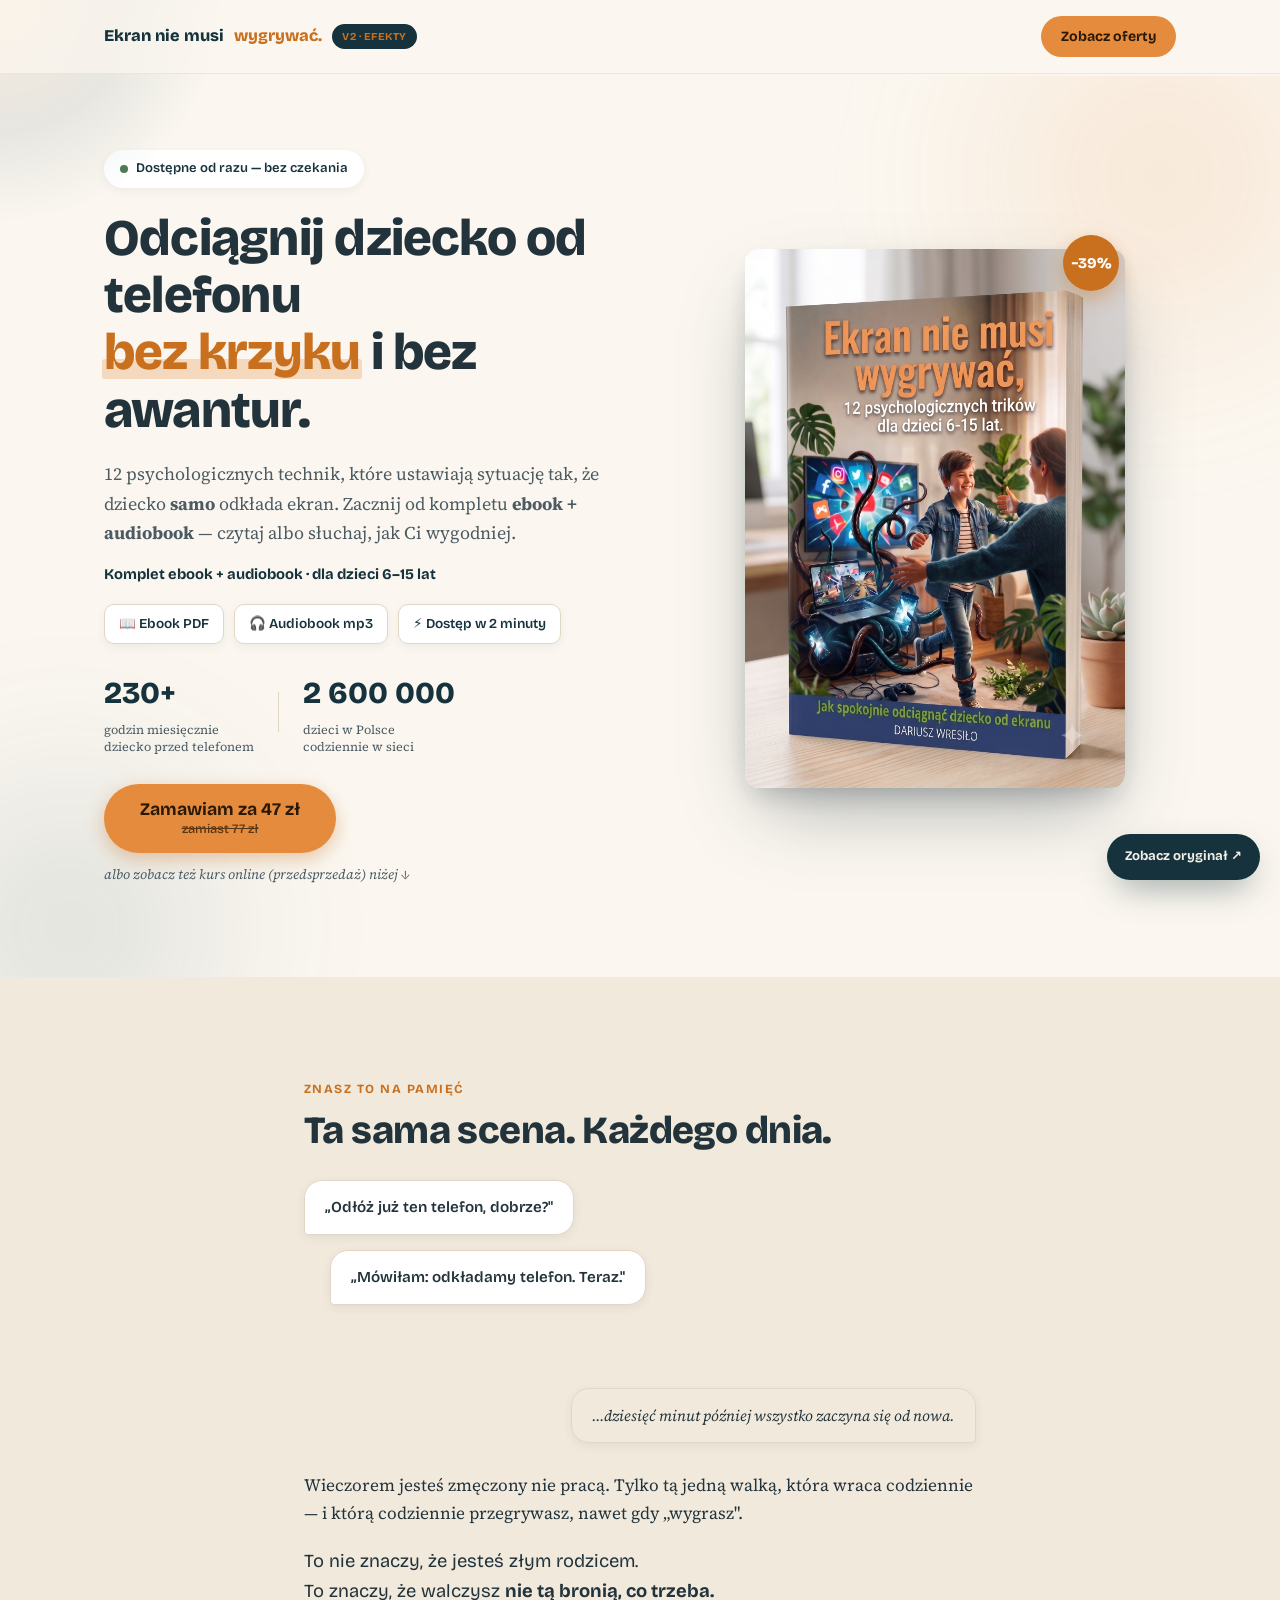
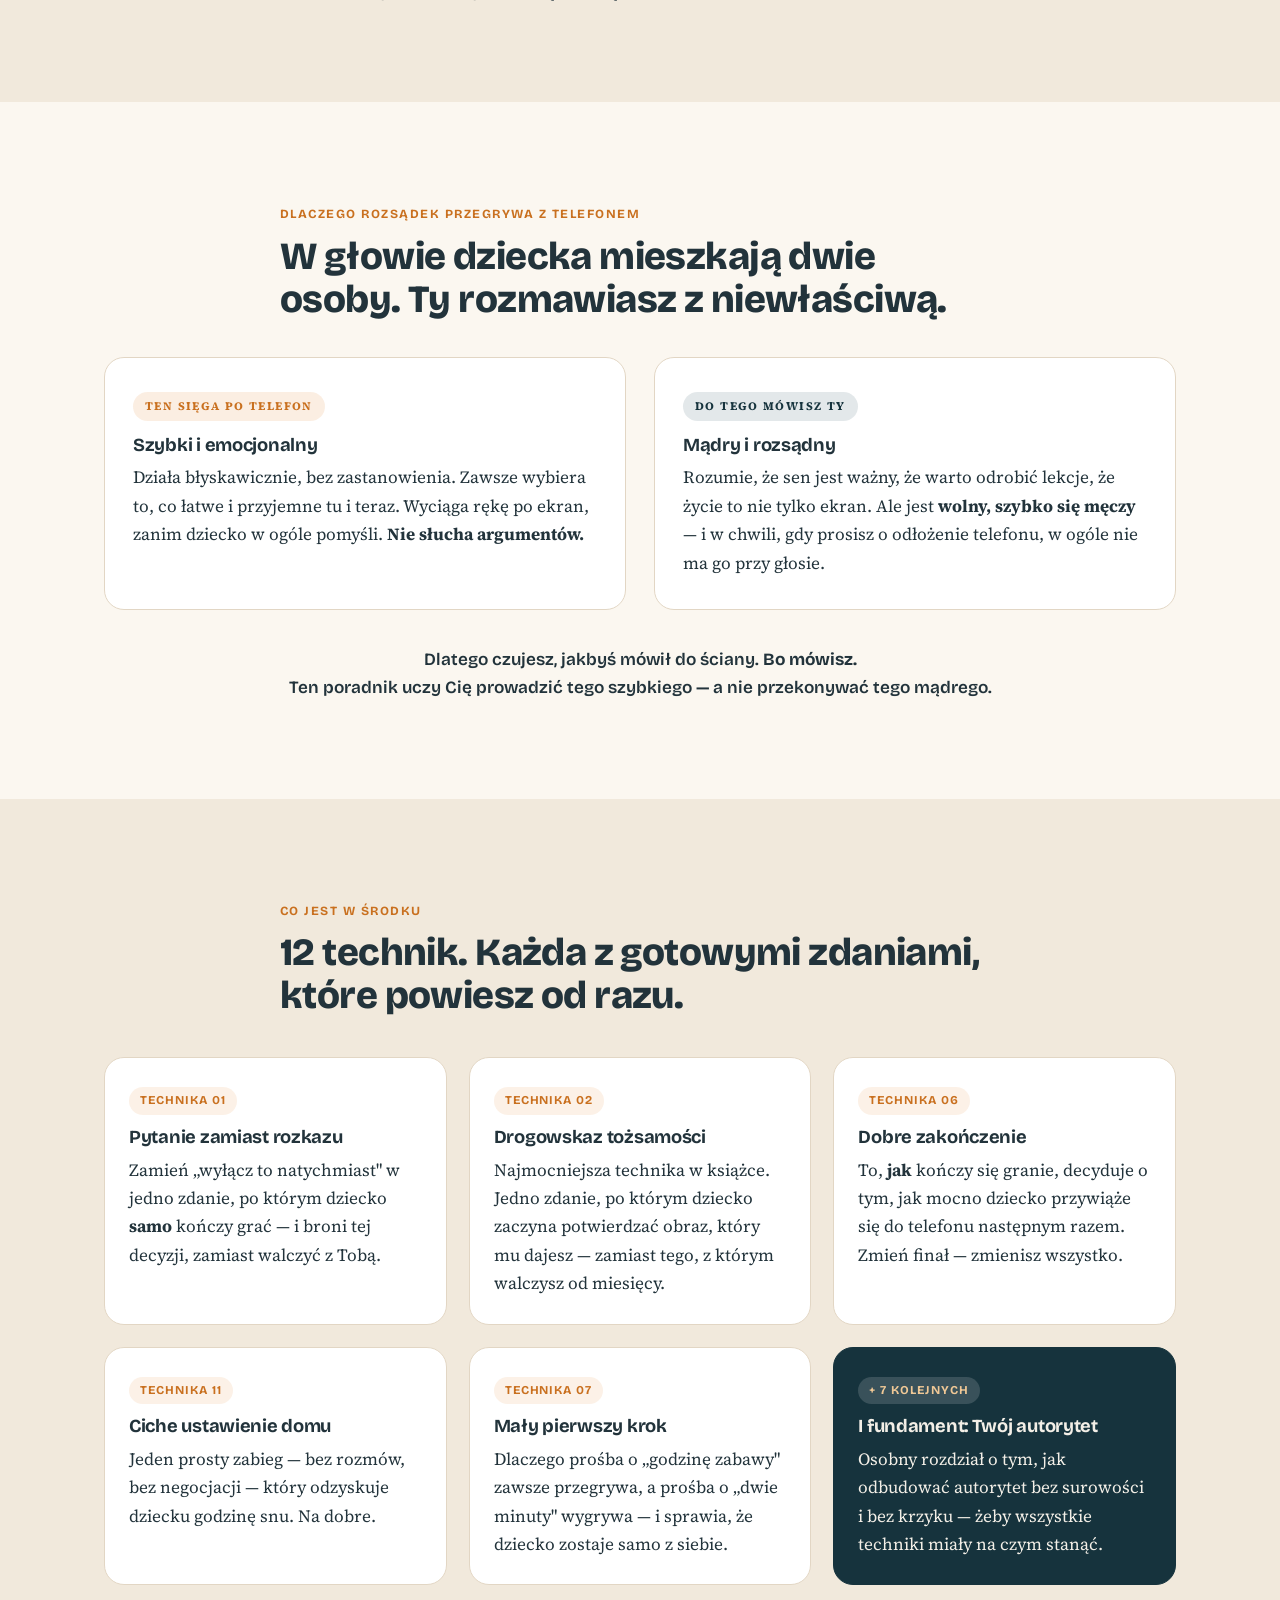
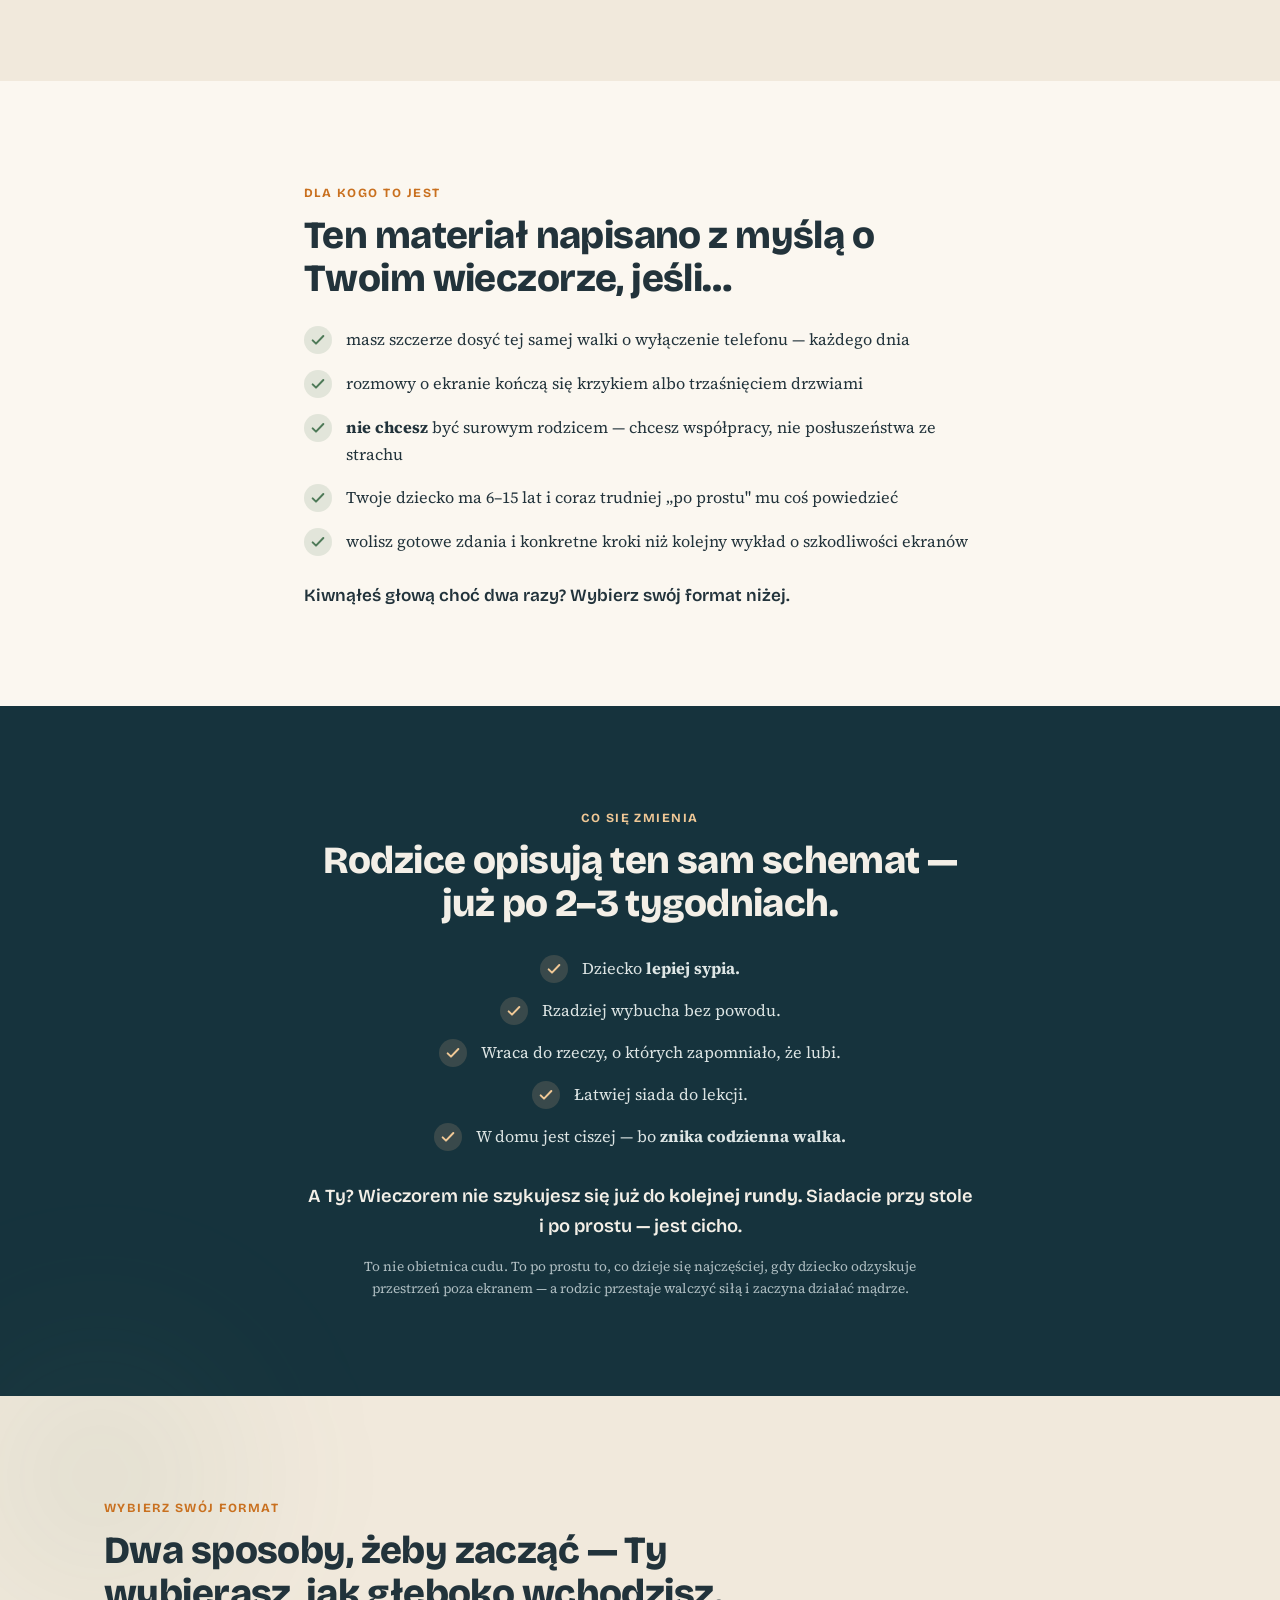
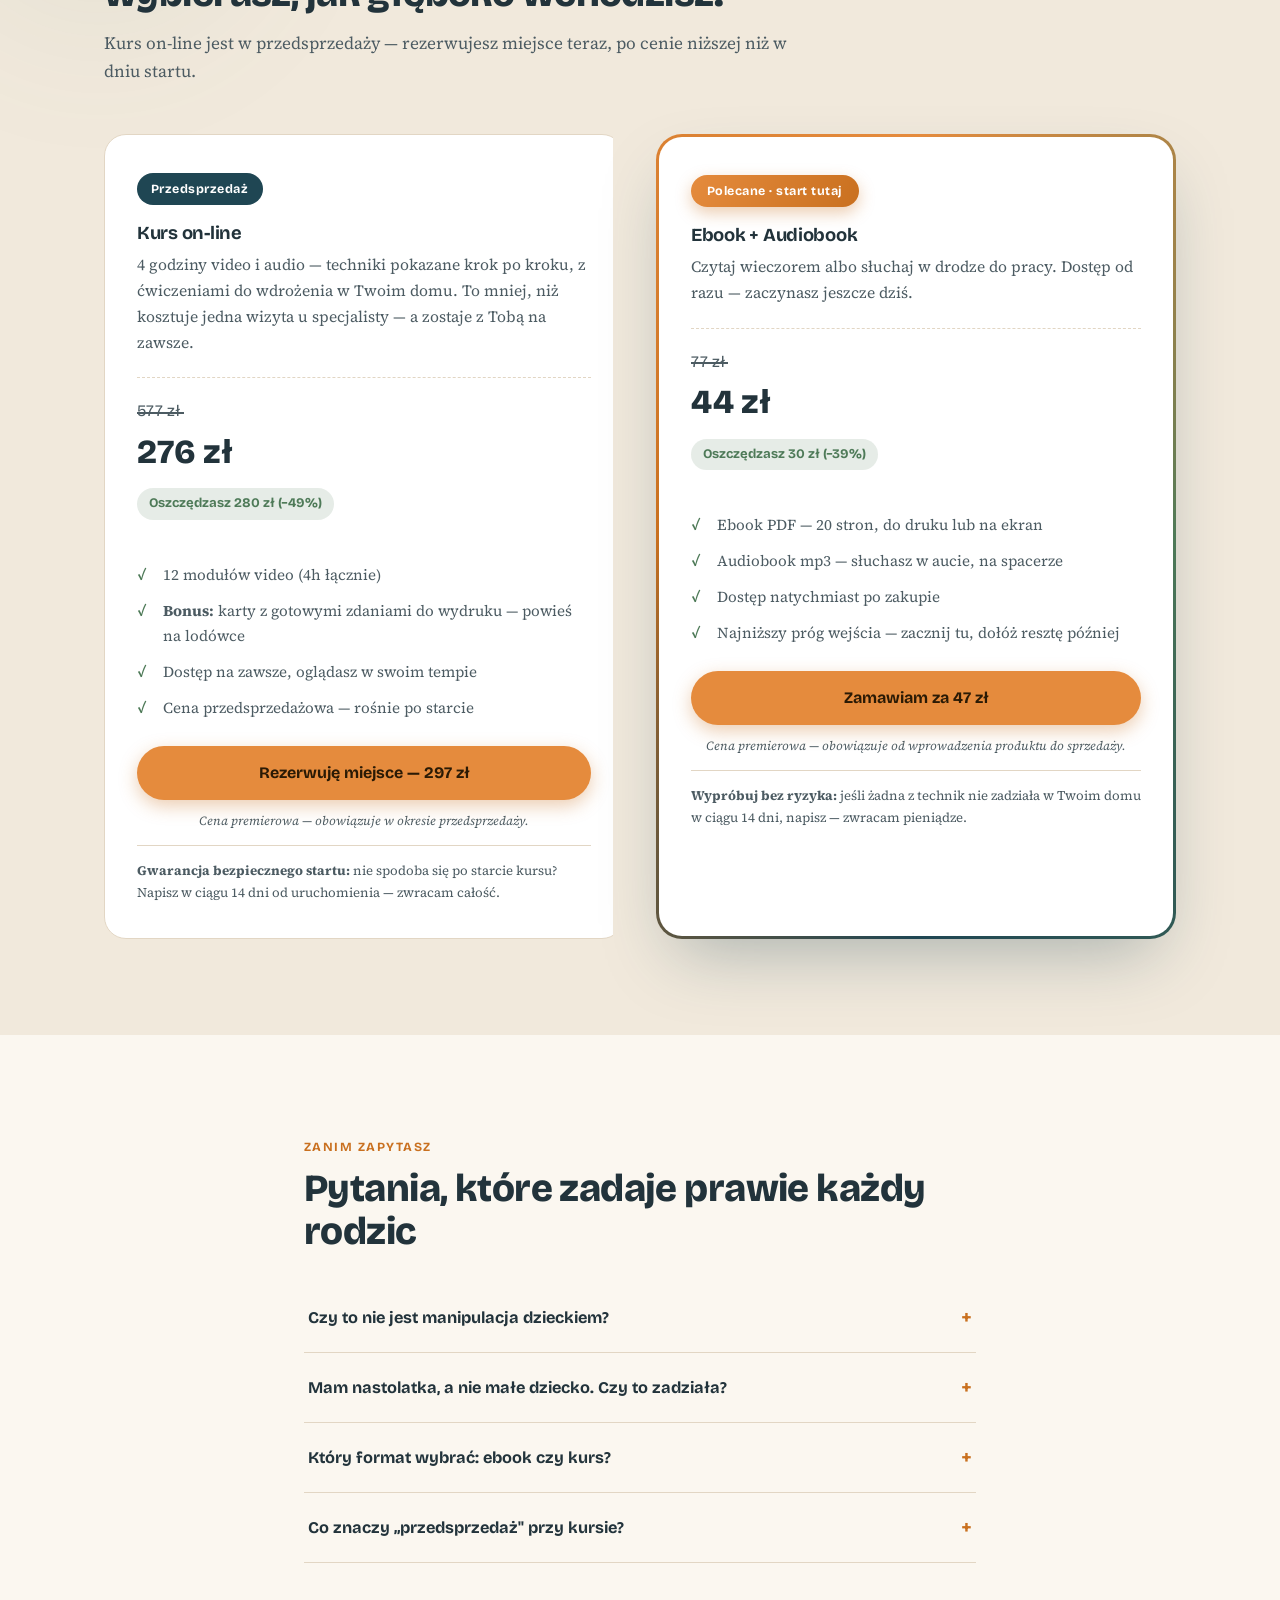
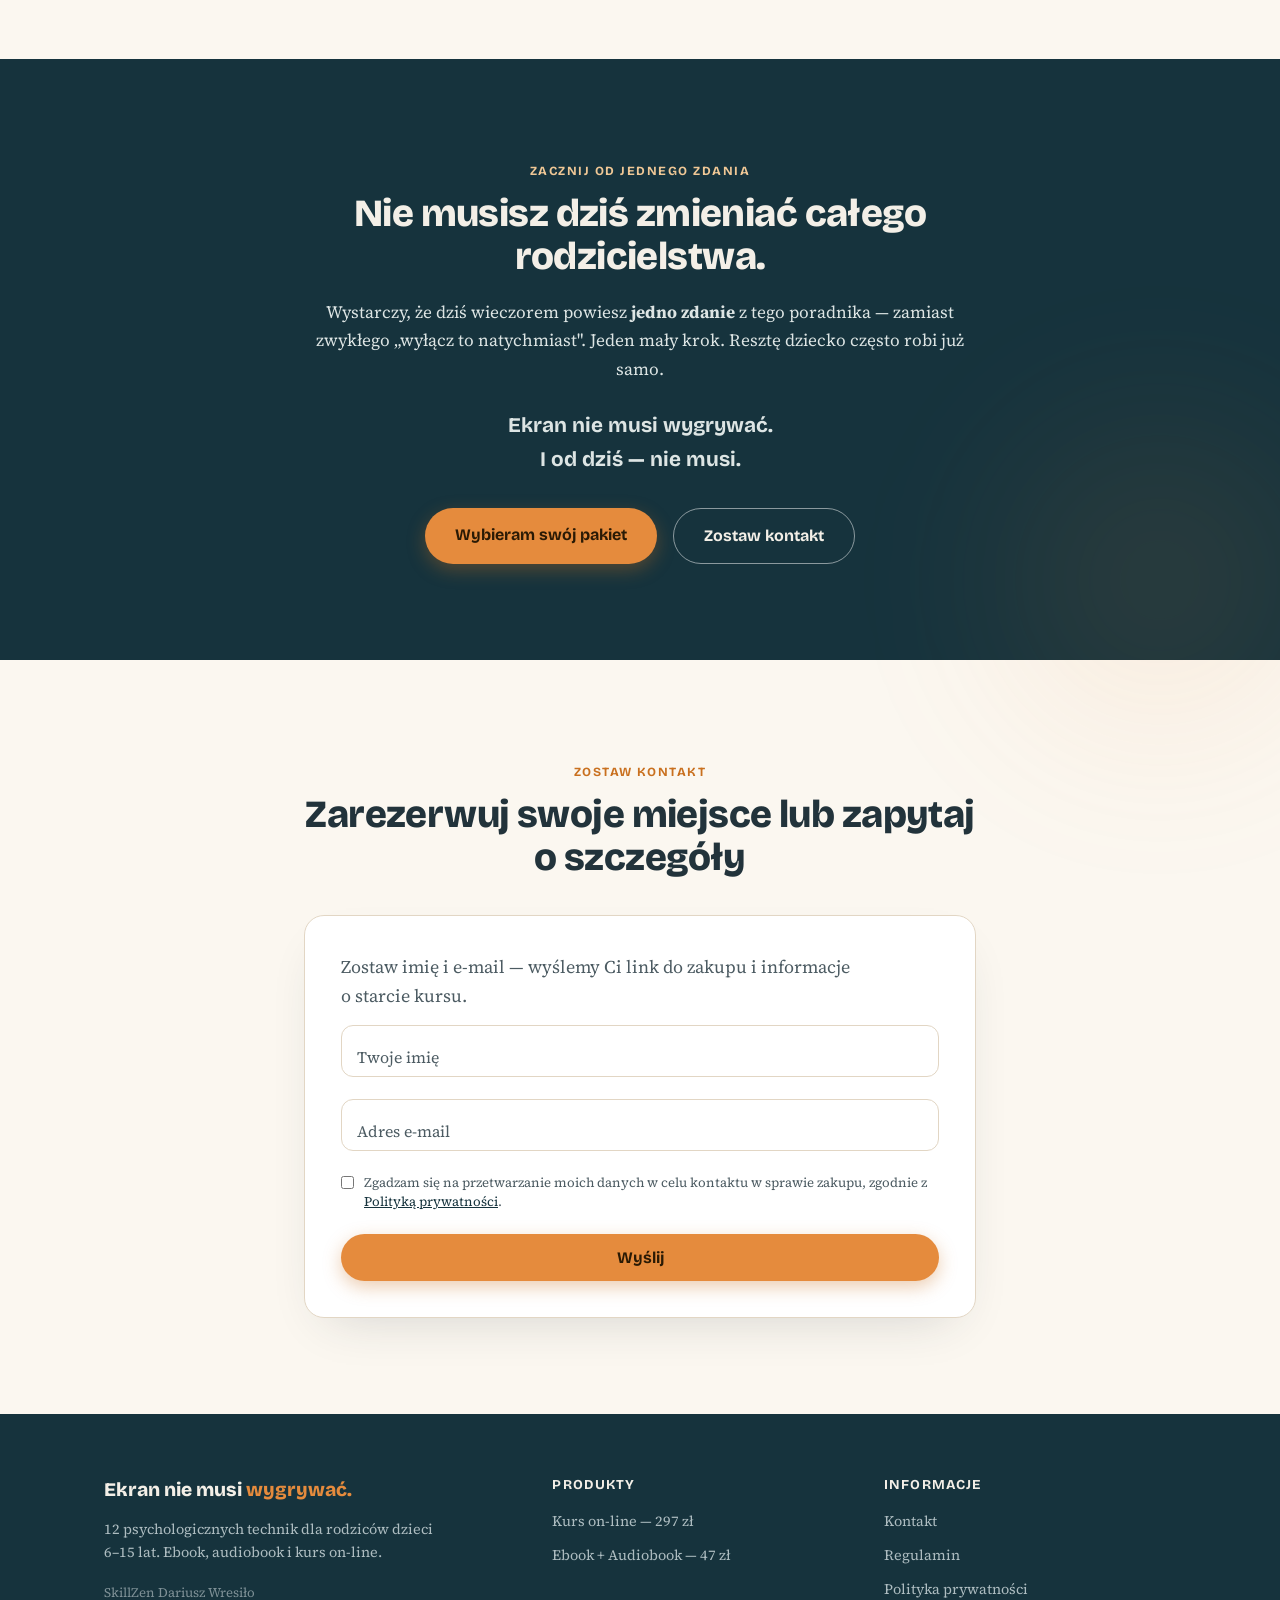
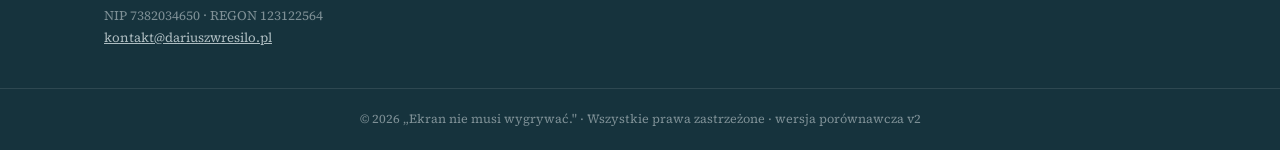
<file: ekrany-v2/index.html>
<!DOCTYPE html>
<html lang="pl">
<head>
<meta charset="UTF-8">
<meta name="viewport" content="width=device-width, initial-scale=1.0">
<meta name="robots" content="noindex,nofollow">
<title>Ekran nie musi wygrywać — wersja porównawcza (v2)</title>
<meta name="description" content="Wersja porównawcza landing page'a — 12 psychologicznych technik dla rodziców dzieci 6–15 lat.">
<link rel="preconnect" href="https://fonts.googleapis.com">
<link rel="preconnect" href="https://fonts.gstatic.com" crossorigin>
<link href="https://fonts.googleapis.com/css2?family=Bricolage+Grotesque:opsz,wght@12..96,400;12..96,600;12..96,800&family=Source+Serif+4:opsz,ital,wght@8..60,0,400;8..60,0,600;8..60,1,400&display=swap" rel="stylesheet">
<style>
:root{
  --paper:#FBF7F0;
  --paper-2:#F1E9DC;
  --ink:#22333B;
  --ink-soft:#4C5B62;
  --teal:#1F4653;
  --teal-deep:#16333D;
  --orange:#E58B3D;
  --orange-deep:#C9701F;
  --leaf:#4E7A58;
  --line:#E2D6C4;
  --radius:20px;
  --display:'Bricolage Grotesque',system-ui,sans-serif;
  --serif:'Source Serif 4',Georgia,serif;
  --ease-out:cubic-bezier(.16,1,.3,1);
  --ease-spring:cubic-bezier(.34,1.56,.64,1);
}
*{margin:0;padding:0;box-sizing:border-box}
html{scroll-behavior:smooth;scroll-padding-top:84px}
body{
  font-family:var(--serif);
  background:var(--paper);
  color:var(--ink);
  font-size:1.075rem;
  line-height:1.65;
  -webkit-font-smoothing:antialiased;
  padding-top:76px;
  overflow-x:hidden;
}
img{max-width:100%;display:block}
.wrap{max-width:1120px;margin:0 auto;padding:0 24px}
.narrow{max-width:720px;margin:0 auto}
.section{position:relative;padding:96px 0}
.section .wrap{position:relative;z-index:1}
.section.alt{background:var(--paper-2)}
.section.dark{background:var(--teal-deep);color:#DDE5E4}
.section.dark h2{color:#F3EFE7}
.section.final{text-align:center}

h1,h2,h3{font-family:var(--display);line-height:1.12;letter-spacing:-.015em}
h2{font-size:clamp(1.7rem,3.4vw,2.4rem);font-weight:800;margin-bottom:10px}
h3{font-size:1.15rem;font-weight:700;margin-bottom:8px}
.eyebrow{display:inline-block;font-family:var(--display);font-weight:700;font-size:.78rem;text-transform:uppercase;letter-spacing:.12em;color:var(--orange-deep);margin-bottom:10px}
.dark .eyebrow{color:#F0C896}

/* ---------- cursor glow ---------- */
.cursor-glow{position:fixed;top:0;left:0;width:440px;height:440px;margin-left:-220px;margin-top:-220px;border-radius:50%;background:radial-gradient(circle, rgba(229,139,61,.12), rgba(31,70,83,.09) 42%, transparent 72%);pointer-events:none;z-index:2;display:none;will-change:transform}
body.has-cursor-glow .cursor-glow{display:block}

/* ---------- nav ---------- */
.nav{position:fixed;top:0;left:0;right:0;z-index:500;background:rgba(251,247,240,.7);backdrop-filter:blur(14px);-webkit-backdrop-filter:blur(14px);border-bottom:1px solid rgba(226,214,196,.5);transition:box-shadow .3s,background .3s}
.nav.scrolled{box-shadow:0 8px 30px rgba(34,51,59,.1);background:rgba(251,247,240,.94)}
.nav-progress{position:absolute;top:0;left:0;height:3px;width:0%;background:linear-gradient(90deg,var(--orange),var(--leaf),var(--teal));transition:width .1s linear}
.nav-inner{display:flex;align-items:center;justify-content:space-between;gap:16px;padding:16px 24px;flex-wrap:wrap}
.brand{font-family:var(--display);font-weight:800;font-size:1.02rem;color:var(--teal-deep);display:flex;align-items:center;gap:10px;flex-wrap:wrap}
.brand span{color:var(--orange-deep)}
.v2-badge{font-size:.66rem;font-weight:700;letter-spacing:.05em;text-transform:uppercase;background:var(--teal-deep);color:#F0C896;padding:4px 10px;border-radius:999px}

/* ---------- buttons ---------- */
.btn{display:inline-block;text-decoration:none;border-radius:999px;font-family:var(--display);font-weight:700;padding:14px 30px;cursor:pointer;border:none;font-size:1rem;transition:transform .18s var(--ease-out),box-shadow .18s var(--ease-out),background .18s ease}
.btn-primary{background:var(--orange);color:#2A1A05;box-shadow:0 6px 18px rgba(201,112,31,.35)}
.btn-primary:hover{background:var(--orange-deep);color:#fff;transform:translateY(-2px);box-shadow:0 12px 28px rgba(201,112,31,.42)}
.btn-outline{background:transparent;border:1.5px solid rgba(255,255,255,.5);color:#F3EFE7}
.btn-outline:hover{border-color:#fff;background:rgba(255,255,255,.08)}
.btn-small{background:var(--orange);color:#2A1A05;padding:9px 20px;font-size:.88rem}
.btn-small:hover{background:var(--orange-deep);color:#fff}
.btn-full{width:100%;text-align:center;display:flex;align-items:center;justify-content:center;gap:8px}
.btn-price{display:inline-flex;flex-direction:column;align-items:center;gap:2px;line-height:1.15;padding:16px 36px}
.btn-price-main{font-family:var(--display);font-weight:700;font-size:1.1rem}
.btn-price-old{font-family:var(--display);font-weight:500;font-size:.8rem;opacity:.75;text-decoration:line-through}
.btn-note{display:block;margin-top:12px;font-size:.85rem;color:var(--ink-soft);font-style:italic}
.magnetic{will-change:transform}
.btn-spinner{display:none;width:15px;height:15px;border:2px solid rgba(255,255,255,.4);border-top-color:#fff;border-radius:50%}
button.is-loading .btn-spinner{display:inline-block;animation:spin .7s linear infinite}
button.is-loading .btn-label{opacity:.75}

/* ---------- shimmer sweep utility ---------- */
.shimmer{position:relative;overflow:hidden}
.shimmer::after{content:'';position:absolute;top:0;left:-75%;width:45%;height:100%;background:linear-gradient(100deg,transparent,rgba(255,255,255,.6),transparent);animation:shimmerSweep 3.4s ease-in-out infinite;pointer-events:none}

/* ---------- reveal system ---------- */
.reveal{opacity:0;transform:translateY(26px);filter:blur(6px)}
.reveal.in{animation:revealIn .7s var(--ease-out) forwards;animation-delay:calc(var(--i,0) * 70ms)}
.reveal-fade{opacity:0;filter:blur(10px)}
.reveal-fade.in{animation:revealFadeIn .9s var(--ease-out) forwards;animation-delay:calc(var(--i,0) * 70ms)}
.reveal-pop{opacity:0;transform:scale(.62)}
.reveal-pop.in{animation:revealPopIn .5s var(--ease-spring) forwards;animation-delay:calc(var(--i,0) * 130ms)}
@keyframes revealIn{to{opacity:1;transform:translateY(0);filter:blur(0)}}
@keyframes revealFadeIn{to{opacity:1;filter:blur(0)}}
@keyframes revealPopIn{to{opacity:1;transform:scale(1)}}

/* ---------- aurora + particles ---------- */
.aurora{position:absolute;border-radius:50%;filter:blur(70px);opacity:.5;z-index:0;pointer-events:none}
.aurora-1{width:520px;height:520px;background:radial-gradient(circle,rgba(229,139,61,.35),transparent 70%);top:-160px;right:-140px;animation:auroraDrift1 22s ease-in-out infinite}
.aurora-2{width:460px;height:460px;background:radial-gradient(circle,rgba(31,70,83,.3),transparent 70%);bottom:-180px;left:-160px;animation:auroraDrift2 26s ease-in-out infinite}
.aurora-3{width:440px;height:440px;background:radial-gradient(circle,rgba(78,122,88,.22),transparent 70%);top:-140px;left:-120px;animation:auroraDrift2 24s ease-in-out infinite}
.aurora-4{width:480px;height:480px;background:radial-gradient(circle,rgba(229,139,61,.25),transparent 70%);bottom:-160px;right:-120px;animation:auroraDrift1 20s ease-in-out infinite}
@keyframes auroraDrift1{0%,100%{transform:translate(0,0) scale(1)}50%{transform:translate(-40px,30px) scale(1.08)}}
@keyframes auroraDrift2{0%,100%{transform:translate(0,0) scale(1)}50%{transform:translate(30px,-24px) scale(1.05)}}

.particles{position:absolute;inset:0;overflow:hidden;pointer-events:none;z-index:0}
.particle{position:absolute;bottom:-20px;border-radius:50%;background:radial-gradient(circle at 30% 30%,rgba(229,139,61,.55),rgba(31,70,83,.25) 60%,transparent 75%);opacity:0;filter:blur(.5px);animation:floatUp var(--dur,12s) ease-in var(--delay,0s) infinite}
.particles-dark .particle{background:radial-gradient(circle at 30% 30%,rgba(240,195,150,.55),rgba(255,255,255,.15) 60%,transparent 75%)}
@keyframes floatUp{
  0%{transform:translate(0,0) scale(.6);opacity:0}
  10%{opacity:.65}
  85%{opacity:.3}
  100%{transform:translate(var(--x,0),-420px) scale(1.1);opacity:0}
}

/* ---------- spotlight cards ---------- */
.spot-card{position:relative;isolation:isolate}
.spot-glow{position:absolute;inset:0;z-index:-1;opacity:0;transition:opacity .3s;pointer-events:none;border-radius:inherit;background:radial-gradient(280px circle at var(--x,50%) var(--y,50%),rgba(229,139,61,.18),transparent 70%)}
.spot-card:hover .spot-glow{opacity:1}

/* ---------- hero ---------- */
.hero{position:relative;overflow:hidden;padding:74px 0 90px}
.hero-grid{display:grid;grid-template-columns:1.05fr .95fr;gap:56px;align-items:center}
.hero-pill{display:inline-flex;align-items:center;gap:8px;background:#fff;border-radius:999px;padding:8px 16px;font-family:var(--display);font-weight:600;font-size:.82rem;color:var(--teal-deep);margin-bottom:22px;box-shadow:0 3px 10px rgba(34,51,59,.06)}
.hero-pill .dot{width:8px;height:8px;border-radius:50%;background:var(--leaf)}
.kinetic-h1{font-size:clamp(2.1rem,4.6vw,3.2rem);font-weight:800;margin:0 0 20px}
.kinetic-h1 .w,.kinetic-h1 .hl-sweep{display:inline-block;opacity:0;transform:translateY(18px);filter:blur(5px);animation:wordIn .65s var(--ease-out) forwards;animation-delay:calc(var(--i,0) * .055s + .05s)}
.hl-sweep{font-style:normal;color:var(--orange-deep);position:relative}
.hl-sweep::after{content:'';position:absolute;left:-2px;right:-2px;bottom:2px;height:.4em;background:rgba(229,139,61,.28);border-radius:3px;transform:scaleX(0);transform-origin:left;animation:underlineSweep .5s var(--ease-out) forwards;animation-delay:1.05s;z-index:-1}
@keyframes underlineSweep{to{transform:scaleX(1)}}
@keyframes wordIn{to{opacity:1;transform:translateY(0);filter:blur(0)}}
.lede{font-size:1.12rem;color:var(--ink-soft);margin-bottom:14px;max-width:520px}
.unit{font-family:var(--display);font-weight:700;font-size:.92rem;color:var(--teal-deep);margin-bottom:18px}
.hero-formats{display:flex;gap:10px;flex-wrap:wrap;margin-bottom:22px}
.chip{background:#fff;border:1px solid var(--line);border-radius:10px;padding:8px 14px;font-family:var(--display);font-size:.85rem;font-weight:600;color:var(--teal-deep);box-shadow:0 3px 10px rgba(34,51,59,.06)}
.hero-stats{display:flex;align-items:center;gap:24px;margin:24px 0 28px}
.hero-stat{display:flex;flex-direction:column}
.hero-stat-num{font-family:var(--display);font-weight:800;font-size:1.9rem;color:var(--teal-deep)}
.hero-stat-label{font-size:.78rem;color:var(--ink-soft);line-height:1.4;margin-top:2px}
.hero-stat-divider{width:1px;height:40px;background:var(--line)}
.hero-cover-wrap{position:relative;animation:bookBob 4.6s ease-in-out infinite}
.hero-cover{position:relative;max-width:380px;margin:0 auto;transition:transform .25s var(--ease-out);transform-style:preserve-3d;will-change:transform}
.hero-cover img{width:100%;height:auto;border-radius:14px;box-shadow:0 34px 74px -20px rgba(34,51,59,.4),0 12px 28px -10px rgba(34,51,59,.28)}
.hero-badge{position:absolute;top:-14px;right:6px;background:var(--orange-deep);color:#fff;font-family:var(--display);font-weight:800;font-size:.92rem;width:56px;height:56px;border-radius:50%;display:flex;align-items:center;justify-content:center;z-index:2;box-shadow:0 8px 20px rgba(201,112,31,.4);animation:badgePulse 2.3s ease-out infinite}
@keyframes bookBob{0%,100%{transform:translateY(0)}50%{transform:translateY(-10px)}}
@keyframes badgePulse{0%{box-shadow:0 0 0 0 rgba(201,112,31,.5)}70%{box-shadow:0 0 0 16px rgba(201,112,31,0)}100%{box-shadow:0 0 0 0 rgba(201,112,31,0)}}

/* ---------- bubbles ---------- */
.bubbles{display:flex;flex-direction:column;gap:14px;margin:28px 0}
.bubble{align-self:flex-start;background:#fff;border:1px solid var(--line);border-radius:18px 18px 18px 4px;padding:14px 20px;font-family:var(--display);font-weight:600;font-size:.95rem;box-shadow:0 3px 10px rgba(34,51,59,.07);max-width:480px}
.bubble.b2{margin-left:26px}
.bubble.b3.shout{margin-left:52px;background:var(--orange);color:#fff;border-color:transparent;text-transform:uppercase;letter-spacing:.02em}
.bubble.b3.shout.in{animation:shoutShake .5s ease .55s}
.bubble.reply{align-self:flex-end;border-radius:18px 18px 4px 18px;background:var(--cloud,#F1E9DC);font-style:italic;font-weight:400;font-family:var(--serif)}
@keyframes shoutShake{0%,100%{transform:scale(1) translateX(0)}20%{transform:scale(1.03) translateX(-4px)}40%{transform:scale(1.03) translateX(4px)}60%{transform:scale(1.03) translateX(-3px)}80%{transform:scale(1.03) translateX(2px)}}
.hook-punch{margin-top:18px;font-family:var(--display);font-size:1.15rem}

/* ---------- minds ---------- */
.minds{display:grid;grid-template-columns:1fr 1fr;gap:28px;margin:36px 0}
.mind{border-radius:var(--radius);padding:32px 28px;position:relative;background:#fff;border:1px solid var(--line)}
.mind .tag{display:inline-block;text-transform:uppercase;letter-spacing:.12em;font-size:.72rem;font-weight:700;padding:5px 12px;border-radius:999px;margin-bottom:14px}
.mind-fast{animation:fastPulse 2.6s ease-in-out infinite}
.mind-fast .tag{background:rgba(229,139,61,.15);color:var(--orange-deep)}
.mind-slow{animation:slowBreathe 5s ease-in-out infinite}
.mind-slow .tag{background:rgba(31,70,83,.12);color:var(--teal-deep)}
@keyframes fastPulse{0%,100%{box-shadow:0 0 0 0 rgba(229,139,61,0)}50%{box-shadow:0 0 30px 3px rgba(229,139,61,.2)}}
@keyframes slowBreathe{0%,100%{box-shadow:0 0 0 0 rgba(31,70,83,0)}50%{box-shadow:0 0 38px 5px rgba(31,70,83,.14)}}
.minds-verdict{text-align:center;margin-top:8px;font-family:var(--display);font-weight:600}

/* ---------- tech grid ---------- */
.tech-grid{display:grid;grid-template-columns:repeat(3,1fr);gap:22px;margin-top:40px}
.tech{position:relative;overflow:hidden;background:#fff;border:1px solid var(--line);border-radius:var(--radius);padding:26px 24px;transition:transform .25s var(--ease-out),box-shadow .25s var(--ease-out)}
.tech:hover{transform:translateY(-5px);box-shadow:0 18px 40px -12px rgba(34,51,59,.18)}
.tech .num{display:inline-block;font-family:var(--display);font-weight:700;font-size:.75rem;letter-spacing:.08em;text-transform:uppercase;color:var(--orange-deep);background:rgba(229,139,61,.12);padding:4px 11px;border-radius:999px;margin-bottom:12px}
.tech.more{background:var(--teal-deep);border-color:var(--teal-deep)}
.tech.more .num{background:rgba(255,255,255,.15);color:#F0C896}
.tech.more h3,.tech.more p{color:#F3EFE7}

/* ---------- checklist / check rows ---------- */
.checklist{list-style:none;margin:26px 0;display:flex;flex-direction:column;gap:16px}
.check-row{display:flex;align-items:flex-start;gap:14px;font-size:1.02rem}
.check-row.center{justify-content:center;text-align:left}
.check-icon{flex:none;width:28px;height:28px;border-radius:50%;background:rgba(78,122,88,.14);display:flex;align-items:center;justify-content:center;color:var(--leaf)}
.dark .check-icon{background:rgba(240,195,150,.16);color:#F0C896}
.check-icon svg{width:16px;height:16px}
.check-icon svg path{fill:none;stroke:currentColor;stroke-width:3;stroke-linecap:round;stroke-linejoin:round;stroke-dasharray:26;stroke-dashoffset:26}
.check-icon.in svg path{animation:checkDraw .55s var(--ease-out) forwards;animation-delay:calc(var(--i,0) * 110ms + .05s)}
@keyframes checkDraw{to{stroke-dashoffset:0}}
.checklist-note{margin-top:8px;font-weight:600;font-family:var(--display)}

/* ---------- results ---------- */
.results-list{margin:30px 0;display:flex;flex-direction:column;gap:14px;align-items:center}
.parent-payoff{margin-top:18px;font-family:var(--display);font-size:1.15rem;font-weight:600;color:#F3EFE7}
.results-caveat{margin-top:14px;font-size:.85rem;color:#AEBDC1;max-width:560px;margin-left:auto;margin-right:auto}

/* ---------- pricing ---------- */
.price-lead{max-width:720px}
.price-grid{display:grid;grid-template-columns:1fr 1fr;gap:32px;align-items:stretch;margin-top:48px}
.pcard{position:relative;background:#fff;border:1.5px solid var(--line);border-radius:22px;padding:38px 32px 34px;display:flex;flex-direction:column;height:100%;transition:transform .3s var(--ease-out),box-shadow .3s var(--ease-out)}
.pcard:hover{transform:translateY(-6px);box-shadow:0 24px 50px -18px rgba(34,51,59,.22)}
.presale{display:inline-block;align-self:flex-start;background:var(--teal);color:#fff;font-family:var(--display);font-weight:700;font-size:.78rem;letter-spacing:.04em;padding:6px 14px;border-radius:999px;margin-bottom:18px}
.ribbon{display:inline-block;align-self:flex-start;background:linear-gradient(120deg,var(--orange),var(--orange-deep));color:#fff;font-family:var(--display);font-weight:700;font-size:.78rem;letter-spacing:.04em;padding:6px 16px;border-radius:999px;margin-bottom:18px;box-shadow:0 6px 16px rgba(201,112,31,.35)}
.desc{color:var(--ink-soft);font-size:.98rem}
.pricebox{margin:22px 0;padding-top:18px;border-top:1px dashed var(--line)}
.old-price{position:relative;display:inline-block;font-family:var(--display);color:var(--ink-soft);font-size:1rem}
.old-price::after{content:'';position:absolute;left:0;top:52%;height:2px;background:var(--ink-soft);width:0%}
.price-grid.in .old-price::after{animation:strikeDraw .5s ease .4s forwards}
@keyframes strikeDraw{to{width:106%}}
.now-price{font-family:var(--display);font-weight:800;font-size:2.1rem;color:var(--ink)}
.save-badge{display:inline-block;margin-top:8px;background:rgba(78,122,88,.14);color:var(--leaf);font-family:var(--display);font-weight:700;font-size:.82rem;padding:5px 12px;border-radius:999px}
.pcard ul{list-style:none;margin:20px 0 26px;display:flex;flex-direction:column;gap:11px}
.pcard ul li{position:relative;padding-left:26px;font-size:.95rem;color:var(--ink-soft)}
.pcard ul li::before{content:'✓';position:absolute;left:0;top:0;color:var(--leaf);font-weight:700}
.premiere-note{font-size:.78rem;color:var(--ink-soft);font-style:italic;margin-top:10px;text-align:center}
.guarantee-note{font-size:.82rem;color:var(--ink-soft);margin-top:14px;padding-top:14px;border-top:1px solid var(--line)}
.pcard-featured-wrap{position:relative;border-radius:26px;padding:3px;height:100%;background:conic-gradient(from var(--angle,0deg),var(--orange),var(--leaf),var(--teal),var(--orange-deep),var(--orange));animation:rotateBorder 7s linear infinite;box-shadow:0 30px 70px -20px rgba(31,70,83,.35)}
.pcard-featured-wrap .pcard{border:none;border-radius:23px;margin:0}
@property --angle{syntax:'<angle>';inherits:false;initial-value:0deg}
@keyframes rotateBorder{to{--angle:360deg}}

/* ---------- faq ---------- */
.faq{margin-top:30px}
.faq-item{border-bottom:1px solid var(--line)}
.faq-q{width:100%;display:flex;justify-content:space-between;align-items:center;gap:16px;background:none;border:0;padding:22px 4px;font-family:var(--display);font-weight:700;font-size:1.02rem;color:var(--ink);cursor:pointer;text-align:left}
.faq-icon{font-size:1.3rem;color:var(--orange-deep);transition:transform .35s var(--ease-spring);flex:none}
.faq-q[aria-expanded="true"] .faq-icon{transform:rotate(45deg)}
.faq-a{display:grid;grid-template-rows:0fr;transition:grid-template-rows .4s var(--ease-out)}
.faq-q[aria-expanded="true"] + .faq-a{grid-template-rows:1fr}
.faq-a-inner{overflow:hidden}
.faq-a-inner p{padding:0 4px 22px;color:var(--ink-soft)}

/* ---------- final cta ---------- */
.clamp{margin:26px 0;font-family:var(--display);font-size:1.3rem;font-weight:700}
.final-ctas{display:flex;gap:16px;justify-content:center;margin-top:30px;flex-wrap:wrap}

/* ---------- contact ---------- */
.contact-box{background:#fff;border:1px solid var(--line);border-radius:var(--radius);padding:36px;box-shadow:0 20px 50px -24px rgba(34,51,59,.2)}
.field-float{position:relative;margin-bottom:22px}
.field-float input{width:100%;padding:20px 16px 8px;border:1.5px solid var(--line);border-radius:12px;font-family:var(--serif);font-size:1rem;background:#fff;transition:border-color .2s,box-shadow .2s}
.field-float label{position:absolute;left:16px;top:19px;color:var(--ink-soft);font-size:1rem;pointer-events:none;transition:all .2s var(--ease-out)}
.field-float input:focus{outline:none;border-color:var(--orange);box-shadow:0 0 0 4px rgba(229,139,61,.15)}
.field-float input:focus + label,
.field-float input:not(:placeholder-shown) + label{top:7px;font-size:.72rem;font-weight:700;color:var(--orange-deep);letter-spacing:.02em}
.consent{display:flex;gap:10px;align-items:flex-start;font-size:.82rem;color:var(--ink-soft);margin:18px 0 22px;line-height:1.5}
.consent input{margin-top:3px}
.consent a{color:var(--teal-deep)}
.form-msg{display:none;margin-top:14px;text-align:center;font-weight:600;color:var(--leaf)}
.form-msg.show{display:block}

/* ---------- footer ---------- */
footer{background:var(--teal-deep);color:#AEBDC1}
.footer-top{padding:60px 0 40px}
.footer-grid{display:grid;grid-template-columns:1.4fr 1fr 1fr;gap:40px}
.footer-brand{font-family:var(--display);font-weight:800;font-size:1.2rem;color:#F3EFE7;margin-bottom:12px}
.footer-brand span{color:var(--orange)}
.footer-col h4{font-family:var(--display);color:#F3EFE7;font-size:.85rem;text-transform:uppercase;letter-spacing:.08em;margin-bottom:14px}
.footer-col a{display:block;color:#AEBDC1;text-decoration:none;font-size:.9rem;margin-bottom:10px}
.footer-col a:hover{color:#fff}
.legal-panel{display:none;background:var(--teal-deep);color:#AEBDC1;padding:50px 0;font-size:.88rem;line-height:1.7;border-top:1px solid rgba(255,255,255,.08)}
.legal-panel.show{display:block}
.legal-panel h4{color:#F3EFE7;font-family:var(--display);margin-bottom:18px;font-size:1.3rem}
.legal-panel p{margin-bottom:12px}
.footer-legal{border-top:1px solid rgba(255,255,255,.1);padding:20px 0;text-align:center;font-size:.78rem;color:#7E9096}

/* ---------- compare fab ---------- */
.compare-fab{position:fixed;right:20px;bottom:20px;z-index:600;background:var(--teal-deep);color:#F3EFE7;font-family:var(--display);font-weight:700;font-size:.82rem;padding:12px 18px;border-radius:999px;text-decoration:none;box-shadow:0 14px 34px -10px rgba(22,51,61,.5);transition:transform .2s var(--ease-out),box-shadow .2s var(--ease-out)}
.compare-fab:hover{transform:translateY(-3px);box-shadow:0 18px 40px -10px rgba(22,51,61,.6)}

@keyframes shimmerSweep{0%{left:-75%}60%,100%{left:130%}}
@keyframes spin{to{transform:rotate(360deg)}}

/* ---------- responsive ---------- */
@media (max-width:900px){
  .hero{padding:44px 0 60px}
  .hero-grid{grid-template-columns:1fr;gap:44px}
  .hero-cover{max-width:300px}
  .minds{grid-template-columns:1fr}
  .tech-grid{grid-template-columns:1fr 1fr}
  .price-grid{grid-template-columns:1fr}
  .footer-grid{grid-template-columns:1fr;gap:30px}
  .section{padding:64px 0}
}
@media (max-width:600px){
  .tech-grid{grid-template-columns:1fr}
  .hero-stats{gap:16px}
  .compare-fab{font-size:.72rem;padding:10px 14px;right:14px;bottom:14px}
}

/* ---------- reduced motion ---------- */
@media (prefers-reduced-motion:reduce){
  html{scroll-behavior:auto}
  *,*::before,*::after{animation:none !important;transition:none !important}
  .reveal,.reveal-pop,.reveal-fade,.check-icon{opacity:1 !important;transform:none !important;filter:none !important}
  .particle,.aurora{display:none !important}
  .cursor-glow{display:none !important}
}
</style>
</head>
<body>

<div class="cursor-glow" aria-hidden="true"></div>

<div class="nav" id="nav">
  <div class="nav-progress" id="navProgress"></div>
  <div class="wrap nav-inner">
    <div class="brand">Ekran nie musi <span>wygrywać.</span> <span class="v2-badge shimmer">v2 · efekty</span></div>
    <a class="btn btn-small magnetic" href="#pakiety">Zobacz oferty</a>
  </div>
</div>

<header class="hero" id="hero">
  <div class="aurora aurora-1" aria-hidden="true"></div>
  <div class="aurora aurora-2" aria-hidden="true"></div>
  <div class="particles" id="heroParticles" aria-hidden="true"></div>
  <div class="wrap hero-grid">
    <div>
      <span class="hero-pill shimmer"><span class="dot"></span> Dostępne od razu — bez czekania</span>
      <h1 class="kinetic-h1">
        <span class="w" style="--i:0">Odciągnij</span> <span class="w" style="--i:1">dziecko</span> <span class="w" style="--i:2">od</span> <span class="w" style="--i:3">telefonu</span><br>
        <em class="hl-sweep w" style="--i:4">bez krzyku</em> <span class="w" style="--i:5">i</span> <span class="w" style="--i:6">bez</span> <span class="w" style="--i:7">awantur.</span>
      </h1>
      <p class="lede reveal" style="--i:8">12 psychologicznych technik, które ustawiają sytuację tak, że dziecko <b>samo</b> odkłada ekran. Zacznij od kompletu <b>ebook + audiobook</b> — czytaj albo słuchaj, jak Ci wygodniej.</p>
      <p class="unit reveal" style="--i:9">Komplet ebook + audiobook · dla dzieci 6–15 lat</p>
      <div class="hero-formats reveal" style="--i:10">
        <span class="chip">📖 Ebook PDF</span>
        <span class="chip">🎧 Audiobook mp3</span>
        <span class="chip">⚡ Dostęp w 2 minuty</span>
      </div>
      <div class="hero-stats reveal" style="--i:11">
        <div class="hero-stat">
          <span class="hero-stat-num" data-count="230" data-suffix="+">0</span>
          <span class="hero-stat-label">godzin miesięcznie<br>dziecko przed telefonem</span>
        </div>
        <div class="hero-stat-divider"></div>
        <div class="hero-stat">
          <span class="hero-stat-num" data-count="2600000">0</span>
          <span class="hero-stat-label">dzieci w Polsce<br>codziennie w sieci</span>
        </div>
      </div>
      <a class="btn btn-primary btn-price magnetic shimmer reveal" style="--i:12" href="https://www.naffy.io/dariusz-wresilo/ekran-nie-musi-wygrywac-sgd" target="_blank" rel="noopener">
        <span class="btn-price-main">Zamawiam za 47 zł</span>
        <span class="btn-price-old">zamiast 77 zł</span>
      </a>
      <span class="btn-note reveal" style="--i:13">albo zobacz też kurs online (przedsprzedaż) niżej ↓</span>
    </div>
    <div class="hero-cover-wrap reveal-fade" style="--i:6">
      <div class="hero-cover" id="tiltCard">
        <span class="hero-badge">−39%</span>
        <img src="../images/ekran-mockup.jpg" width="1443" height="2048" alt="Okładka: Ekran nie musi wygrywać — 12 psychologicznych trików dla dzieci 6–15 lat, Dariusz Wresiło">
      </div>
    </div>
  </div>
</header>

<!-- HOOK -->
<section class="section alt">
  <div class="wrap narrow">
    <span class="eyebrow reveal">Znasz to na pamięć</span>
    <h2 class="reveal">Ta sama scena. Każdego dnia.</h2>
    <div class="bubbles">
      <div class="bubble reveal-pop" style="--i:0">„Odłóż już ten telefon, dobrze?"</div>
      <div class="bubble b2 reveal-pop" style="--i:1">„Mówiłam: odkładamy telefon. Teraz."</div>
      <div class="bubble b3 shout reveal-pop" style="--i:2">„WYŁĄCZ TO NATYCHMIAST!"</div>
      <div class="bubble reply reveal-pop" style="--i:3">…dziesięć minut później wszystko zaczyna się od nowa.</div>
    </div>
    <p class="reveal">Wieczorem jesteś zmęczony nie pracą. Tylko tą jedną walką, która wraca codziennie — i którą codziennie przegrywasz, nawet gdy „wygrasz".</p>
    <p class="hook-punch reveal">To nie znaczy, że jesteś złym rodzicem.<br>To znaczy, że walczysz <strong>nie tą bronią, co trzeba.</strong></p>
  </div>
</section>

<!-- MECHANISM -->
<section class="section">
  <div class="wrap">
    <div class="narrow">
      <span class="eyebrow reveal">Dlaczego rozsądek przegrywa z telefonem</span>
      <h2 class="reveal">W głowie dziecka mieszkają dwie osoby. Ty rozmawiasz z niewłaściwą.</h2>
    </div>
    <div class="minds">
      <div class="mind mind-fast reveal" style="--i:0">
        <span class="tag">Ten sięga po telefon</span>
        <h3>Szybki i emocjonalny</h3>
        <p>Działa błyskawicznie, bez zastanowienia. Zawsze wybiera to, co łatwe i przyjemne tu i teraz. Wyciąga rękę po ekran, zanim dziecko w ogóle pomyśli. <b>Nie słucha argumentów.</b></p>
      </div>
      <div class="mind mind-slow reveal" style="--i:1">
        <span class="tag">Do tego mówisz Ty</span>
        <h3>Mądry i rozsądny</h3>
        <p>Rozumie, że sen jest ważny, że warto odrobić lekcje, że życie to nie tylko ekran. Ale jest <b>wolny, szybko się męczy</b> — i w chwili, gdy prosisz o odłożenie telefonu, w ogóle nie ma go przy głosie.</p>
      </div>
    </div>
    <p class="minds-verdict reveal">Dlatego czujesz, jakbyś mówił do ściany. <strong>Bo mówisz.</strong><br>Ten poradnik uczy Cię prowadzić tego szybkiego — a nie przekonywać tego mądrego.</p>
  </div>
</section>

<!-- WHAT'S INSIDE -->
<section class="section alt">
  <div class="wrap">
    <div class="narrow">
      <span class="eyebrow reveal">Co jest w środku</span>
      <h2 class="reveal">12 technik. Każda z gotowymi zdaniami, które powiesz od razu.</h2>
    </div>
    <div class="tech-grid">
      <div class="tech spot-card reveal" style="--i:0">
        <span class="spot-glow" aria-hidden="true"></span>
        <span class="num">Technika 01</span>
        <h3>Pytanie zamiast rozkazu</h3>
        <p>Zamień „wyłącz to natychmiast" w jedno zdanie, po którym dziecko <b>samo</b> kończy grać — i broni tej decyzji, zamiast walczyć z Tobą.</p>
      </div>
      <div class="tech spot-card reveal" style="--i:1">
        <span class="spot-glow" aria-hidden="true"></span>
        <span class="num">Technika 02</span>
        <h3>Drogowskaz tożsamości</h3>
        <p>Najmocniejsza technika w książce. Jedno zdanie, po którym dziecko zaczyna potwierdzać obraz, który mu dajesz — zamiast tego, z którym walczysz od miesięcy.</p>
      </div>
      <div class="tech spot-card reveal" style="--i:2">
        <span class="spot-glow" aria-hidden="true"></span>
        <span class="num">Technika 06</span>
        <h3>Dobre zakończenie</h3>
        <p>To, <b>jak</b> kończy się granie, decyduje o tym, jak mocno dziecko przywiąże się do telefonu następnym razem. Zmień finał — zmienisz wszystko.</p>
      </div>
      <div class="tech spot-card reveal" style="--i:3">
        <span class="spot-glow" aria-hidden="true"></span>
        <span class="num">Technika 11</span>
        <h3>Ciche ustawienie domu</h3>
        <p>Jeden prosty zabieg — bez rozmów, bez negocjacji — który odzyskuje dziecku godzinę snu. Na dobre.</p>
      </div>
      <div class="tech spot-card reveal" style="--i:4">
        <span class="spot-glow" aria-hidden="true"></span>
        <span class="num">Technika 07</span>
        <h3>Mały pierwszy krok</h3>
        <p>Dlaczego prośba o „godzinę zabawy" zawsze przegrywa, a prośba o „dwie minuty" wygrywa — i sprawia, że dziecko zostaje samo z siebie.</p>
      </div>
      <div class="tech spot-card more reveal" style="--i:5">
        <span class="spot-glow" aria-hidden="true"></span>
        <span class="num">+ 7 kolejnych</span>
        <h3>I fundament: Twój autorytet</h3>
        <p>Osobny rozdział o tym, jak odbudować autorytet bez surowości i bez krzyku — żeby wszystkie techniki miały na czym stanąć.</p>
      </div>
    </div>
  </div>
</section>

<!-- FOR WHOM -->
<section class="section">
  <div class="wrap narrow">
    <span class="eyebrow reveal">Dla kogo to jest</span>
    <h2 class="reveal">Ten materiał napisano z myślą o Twoim wieczorze, jeśli…</h2>
    <ul class="checklist">
      <li class="check-row reveal" style="--i:0"><span class="check-icon"><svg viewBox="0 0 24 24"><path d="M4 12.5l5 5L20 6"/></svg></span><span>masz szczerze dosyć tej samej walki o wyłączenie telefonu — każdego dnia</span></li>
      <li class="check-row reveal" style="--i:1"><span class="check-icon"><svg viewBox="0 0 24 24"><path d="M4 12.5l5 5L20 6"/></svg></span><span>rozmowy o ekranie kończą się krzykiem albo trzaśnięciem drzwiami</span></li>
      <li class="check-row reveal" style="--i:2"><span class="check-icon"><svg viewBox="0 0 24 24"><path d="M4 12.5l5 5L20 6"/></svg></span><span><b>nie chcesz</b> być surowym rodzicem — chcesz współpracy, nie posłuszeństwa ze strachu</span></li>
      <li class="check-row reveal" style="--i:3"><span class="check-icon"><svg viewBox="0 0 24 24"><path d="M4 12.5l5 5L20 6"/></svg></span><span>Twoje dziecko ma 6–15 lat i coraz trudniej „po prostu" mu coś powiedzieć</span></li>
      <li class="check-row reveal" style="--i:4"><span class="check-icon"><svg viewBox="0 0 24 24"><path d="M4 12.5l5 5L20 6"/></svg></span><span>wolisz gotowe zdania i konkretne kroki niż kolejny wykład o szkodliwości ekranów</span></li>
    </ul>
    <p class="checklist-note reveal">Kiwnąłeś głową choć dwa razy? Wybierz swój format niżej.</p>
  </div>
</section>

<!-- RESULTS -->
<section class="section dark">
  <div class="particles particles-dark" id="resultsParticles" aria-hidden="true"></div>
  <div class="wrap narrow" style="text-align:center">
    <span class="eyebrow reveal">Co się zmienia</span>
    <h2 class="reveal" style="color:#F3EFE7">Rodzice opisują ten sam schemat —<br>już po 2–3 tygodniach.</h2>
    <div class="results-list">
      <p class="check-row center reveal" style="--i:0"><span class="check-icon"><svg viewBox="0 0 24 24"><path d="M4 12.5l5 5L20 6"/></svg></span><span>Dziecko <strong>lepiej sypia.</strong></span></p>
      <p class="check-row center reveal" style="--i:1"><span class="check-icon"><svg viewBox="0 0 24 24"><path d="M4 12.5l5 5L20 6"/></svg></span><span>Rzadziej wybucha bez powodu.</span></p>
      <p class="check-row center reveal" style="--i:2"><span class="check-icon"><svg viewBox="0 0 24 24"><path d="M4 12.5l5 5L20 6"/></svg></span><span>Wraca do rzeczy, o których zapomniało, że lubi.</span></p>
      <p class="check-row center reveal" style="--i:3"><span class="check-icon"><svg viewBox="0 0 24 24"><path d="M4 12.5l5 5L20 6"/></svg></span><span>Łatwiej siada do lekcji.</span></p>
      <p class="check-row center reveal" style="--i:4"><span class="check-icon"><svg viewBox="0 0 24 24"><path d="M4 12.5l5 5L20 6"/></svg></span><span>W domu jest ciszej — bo <strong>znika codzienna walka.</strong></span></p>
    </div>
    <p class="parent-payoff reveal">A Ty? Wieczorem nie szykujesz się już do <strong>kolejnej rundy.</strong> Siadacie przy stole i po prostu — jest cicho.</p>
    <p class="results-caveat reveal">To nie obietnica cudu. To po prostu to, co dzieje się najczęściej, gdy dziecko odzyskuje przestrzeń poza ekranem — a rodzic przestaje walczyć siłą i zaczyna działać mądrze.</p>
  </div>
</section>

<!-- PRICING -->
<section class="section alt" id="pakiety">
  <div class="aurora aurora-3" aria-hidden="true"></div>
  <div class="wrap">
    <div class="price-lead">
      <span class="eyebrow reveal">Wybierz swój format</span>
      <h2 class="reveal">Dwa sposoby, żeby zacząć — Ty wybierasz, jak głęboko wchodzisz.</h2>
      <p class="reveal" style="margin-top:14px;color:var(--ink-soft)">Kurs on-line jest w przedsprzedaży — rezerwujesz miejsce teraz, po cenie niższej niż w dniu startu.</p>
    </div>

    <div class="price-grid reveal" id="priceGrid">

      <!-- KURS ONLINE -->
      <div class="pcard">
        <span class="presale shimmer">Przedsprzedaż</span>
        <h3>Kurs on-line</h3>
        <p class="desc">4 godziny video i audio — techniki pokazane krok po kroku, z ćwiczeniami do wdrożenia w Twoim domu. To mniej, niż kosztuje jedna wizyta u specjalisty — a zostaje z Tobą na zawsze.</p>
        <div class="pricebox">
          <div class="old-price">577 zł</div>
          <div class="now-price"><span class="count-price" data-count="297">0</span> zł</div>
          <div class="save-badge">Oszczędzasz 280 zł (−49%)</div>
        </div>
        <ul>
          <li>12 modułów video (4h łącznie)</li>
          <li><strong>Bonus:</strong> karty z gotowymi zdaniami do wydruku — powieś na lodówce</li>
          <li>Dostęp na zawsze, oglądasz w swoim tempie</li>
          <li>Cena przedsprzedażowa — rośnie po starcie</li>
        </ul>
        <a class="btn btn-primary btn-full magnetic" href="#kontakt">Rezerwuję miejsce — 297 zł</a>
        <p class="premiere-note">Cena premierowa — obowiązuje w okresie przedsprzedaży.</p>
        <p class="guarantee-note"><strong>Gwarancja bezpiecznego startu:</strong> nie spodoba się po starcie kursu? Napisz w ciągu 14 dni od uruchomienia — zwracam całość.</p>
      </div>

      <!-- EBOOK + AUDIOBOOK (polecane) -->
      <div class="pcard-featured-wrap">
        <div class="pcard featured spot-card">
          <span class="spot-glow" aria-hidden="true"></span>
          <span class="ribbon shimmer">Polecane · start tutaj</span>
          <h3>Ebook + Audiobook</h3>
          <p class="desc">Czytaj wieczorem albo słuchaj w drodze do pracy. Dostęp od razu — zaczynasz jeszcze dziś.</p>
          <div class="pricebox">
            <div class="old-price">77 zł</div>
            <div class="now-price"><span class="count-price" data-count="47">0</span> zł</div>
            <div class="save-badge">Oszczędzasz 30 zł (−39%)</div>
          </div>
          <ul>
            <li>Ebook PDF — 20 stron, do druku lub na ekran</li>
            <li>Audiobook mp3 — słuchasz w aucie, na spacerze</li>
            <li>Dostęp natychmiast po zakupie</li>
            <li>Najniższy próg wejścia — zacznij tu, dołóż resztę później</li>
          </ul>
          <a class="btn btn-primary btn-full magnetic" href="https://www.naffy.io/dariusz-wresilo/ekran-nie-musi-wygrywac-sgd" target="_blank" rel="noopener">Zamawiam za 47 zł</a>
          <p class="premiere-note">Cena premierowa — obowiązuje od wprowadzenia produktu do sprzedaży.</p>
          <p class="guarantee-note"><strong>Wypróbuj bez ryzyka:</strong> jeśli żadna z technik nie zadziała w Twoim domu w ciągu 14 dni, napisz — zwracam pieniądze.</p>
        </div>
      </div>

    </div>
  </div>
</section>

<!-- FAQ -->
<section class="section">
  <div class="wrap narrow">
    <span class="eyebrow reveal">Zanim zapytasz</span>
    <h2 class="reveal">Pytania, które zadaje prawie każdy rodzic</h2>
    <div class="faq">
      <div class="faq-item reveal" style="--i:0">
        <button class="faq-q" aria-expanded="false">
          <span>Czy to nie jest manipulacja dzieckiem?</span>
          <span class="faq-icon">+</span>
        </button>
        <div class="faq-a"><div class="faq-a-inner"><p>Nie — jeśli robisz to <em>dla</em> dziecka, a nie przeciwko niemu. To ta sama zasada, co owoce na widoku i chipsy w szafce: nie zakazujesz, tylko sprawiasz, że dobry wybór jest łatwiejszy. Materiał wprost pokazuje granicę i ostrzega przed technikami użytymi źle (fałszywy wybór, puste obietnice) — bo to jedyne, co naprawdę niszczy zaufanie dziecka.</p></div></div>
      </div>
      <div class="faq-item reveal" style="--i:1">
        <button class="faq-q" aria-expanded="false">
          <span>Mam nastolatka, a nie małe dziecko. Czy to zadziała?</span>
          <span class="faq-icon">+</span>
        </button>
        <div class="faq-a"><div class="faq-a-inner"><p>Materiał jest napisany pod cały przedział 6–15 lat — z uwzględnieniem, że starsze dzieci reagują inaczej: mocniej na presję grupy rówieśniczej i na potrzebę bycia traktowanym poważnie. Każda technika ma wskazówkę, jak dopasować ją do wieku dziecka.</p></div></div>
      </div>
      <div class="faq-item reveal" style="--i:2">
        <button class="faq-q" aria-expanded="false">
          <span>Który format wybrać: ebook czy kurs?</span>
          <span class="faq-icon">+</span>
        </button>
        <div class="faq-a"><div class="faq-a-inner"><p>Jeśli chcesz zacząć dziś wieczorem — wybierz ebook + audiobook (47 zł), masz dostęp natychmiast. Jeśli wolisz zobaczyć techniki „na żywo" i mieć ćwiczenia do wdrożenia krok po kroku — kurs on-line (297 zł w przedsprzedaży). Można też wybrać oba formaty naraz.</p></div></div>
      </div>
      <div class="faq-item reveal" style="--i:3">
        <button class="faq-q" aria-expanded="false">
          <span>Co znaczy „przedsprzedaż" przy kursie?</span>
          <span class="faq-icon">+</span>
        </button>
        <div class="faq-a"><div class="faq-a-inner"><p>Rezerwujesz swoje miejsce po cenie niższej niż ta, która będzie obowiązywać po starcie. Kurs jest w przygotowaniu — dostęp nastąpi w najbliższym czasie, o czym poinformujemy mailowo.</p></div></div>
      </div>
    </div>
  </div>
</section>

<!-- FINAL -->
<section class="section dark final">
  <div class="aurora aurora-4" aria-hidden="true"></div>
  <div class="wrap narrow" style="text-align:center">
    <span class="eyebrow reveal">Zacznij od jednego zdania</span>
    <h2 class="reveal">Nie musisz dziś zmieniać całego rodzicielstwa.</h2>
    <p class="reveal" style="margin-top:20px;color:#DDE5E4">Wystarczy, że dziś wieczorem powiesz <b>jedno zdanie</b> z tego poradnika — zamiast zwykłego „wyłącz to natychmiast". Jeden mały krok. Resztę dziecko często robi już samo.</p>
    <p class="clamp reveal">Ekran nie musi wygrywać.<br><strong>I od dziś — nie musi.</strong></p>
    <div class="final-ctas">
      <a class="btn btn-primary magnetic reveal" href="#pakiety">Wybieram swój pakiet</a>
      <a class="btn btn-outline magnetic reveal" href="#kontakt">Zostaw kontakt</a>
    </div>
  </div>
</section>

<!-- CONTACT -->
<section class="section" id="kontakt">
  <div class="wrap narrow">
    <div style="text-align:center;margin-bottom:36px">
      <span class="eyebrow reveal">Zostaw kontakt</span>
      <h2 class="reveal">Zarezerwuj swoje miejsce lub zapytaj o szczegóły</h2>
    </div>
    <div class="contact-box spot-card reveal">
      <span class="spot-glow" aria-hidden="true"></span>
      <p class="lede">Zostaw imię i e-mail — wyślemy Ci link do zakupu i informacje o starcie kursu.</p>
      <form id="contactForm" action="https://formsubmit.co/kontakt@dariuszwresilo.pl" method="POST" novalidate>
        <input type="hidden" name="_subject" value="Nowe zgłoszenie — Ekran nie musi wygrywać (wersja porównawcza v2)">
        <input type="hidden" name="_template" value="table">
        <input type="hidden" name="_captcha" value="false">
        <div class="field-float">
          <input type="text" id="cf-name" name="name" placeholder=" " required>
          <label for="cf-name">Twoje imię</label>
        </div>
        <div class="field-float">
          <input type="email" id="cf-email" name="email" placeholder=" " required>
          <label for="cf-email">Adres e-mail</label>
        </div>
        <label class="consent">
          <input type="checkbox" required>
          <span>Zgadzam się na przetwarzanie moich danych w celu kontaktu w sprawie zakupu, zgodnie z <a href="#polityka" data-legal="polityka">Polityką prywatności</a>.</span>
        </label>
        <button type="submit" class="btn btn-primary btn-full magnetic">
          <span class="btn-label">Wyślij</span>
          <span class="btn-spinner" aria-hidden="true"></span>
        </button>
        <p class="form-msg" id="formMsg">Dziękujemy! Sprawdź swoją skrzynkę e-mail — wkrótce się odezwiemy.</p>
      </form>
    </div>
  </div>
</section>

<!-- FOOTER -->
<footer>
  <div class="footer-top">
    <div class="wrap footer-grid">
      <div>
        <div class="footer-brand">Ekran nie musi <span>wygrywać.</span></div>
        <p style="font-size:.9rem;max-width:340px;color:#AEBDC1">12 psychologicznych technik dla rodziców dzieci 6–15 lat. Ebook, audiobook i kurs on-line.</p>
        <p style="font-size:.82rem;max-width:340px;color:#7E9096;margin-top:16px;line-height:1.7">SkillZen Dariusz Wresiło<br>NIP 7382034650 · REGON 123122564<br><a href="mailto:kontakt@dariuszwresilo.pl" style="color:#AEBDC1">kontakt@dariuszwresilo.pl</a></p>
      </div>
      <div class="footer-col">
        <h4>Produkty</h4>
        <a href="#pakiety">Kurs on-line — 297 zł</a>
        <a href="#pakiety">Ebook + Audiobook — 47 zł</a>
      </div>
      <div class="footer-col">
        <h4>Informacje</h4>
        <a href="#kontakt">Kontakt</a>
        <a href="#regulamin" data-legal="regulamin">Regulamin</a>
        <a href="#polityka" data-legal="polityka">Polityka prywatności</a>
      </div>
    </div>
  </div>

  <div class="legal-panel" id="panel-regulamin">
    <div class="wrap">
      <h4>Regulamin sprzedaży</h4>
      <p style="color:#F3EFE7;font-weight:600;margin-top:4px">§1. Sprzedawca</p>
      <p>Sprzedawcą produktów dostępnych na niniejszej stronie jest SkillZen Dariusz Wresiło, NIP 7382034650, REGON 123122564, adres e-mail kontaktowy: kontakt@dariuszwresilo.pl (dalej: „Sprzedawca").</p>
      <p style="color:#F3EFE7;font-weight:600">§2. Przedmiot regulaminu</p>
      <p>Regulamin określa zasady zakupu i korzystania z produktów oferowanych pod marką „Ekran nie musi wygrywać": ebooka, audiobooka oraz kursu on-line (dalej łącznie: „Produkty"). Regulamin obowiązuje Klientów dokonujących zakupu przez stronę internetową Sprzedawcy.</p>
      <p style="color:#F3EFE7;font-weight:600">§3. Zamówienia i płatności</p>
      <p>Zamówienie składane jest poprzez formularz kontaktowy lub bezpośredni proces zakupu wskazany na stronie. Ceny podane na stronie są cenami brutto, wyrażonymi w złotych polskich. Płatność następuje z góry, przed realizacją zamówienia, za pomocą metody wskazanej w procesie zakupu.</p>
      <p style="color:#F3EFE7;font-weight:600">§4. Realizacja zamówień i przedsprzedaż</p>
      <p>Produkty cyfrowe (ebook, audiobook) są dostarczane automatycznie, drogą elektroniczną, niezwłocznie po zaksięgowaniu płatności — nie później niż w ciągu 24 godzin. Produkt oznaczony jako „przedsprzedaż" (kurs on-line) realizowany jest w terminie wskazanym w wiadomości e-mail przesłanej po dokonaniu zakupu; Sprzedawca zobowiązuje się poinformować Klienta o przewidywanym terminie dostępności.</p>
      <p style="color:#F3EFE7;font-weight:600">§5. Prawo odstąpienia od umowy</p>
      <p>Klient będący konsumentem ma prawo odstąpić od umowy w terminie 14 dni od dnia zakupu bez podawania przyczyny, zgodnie z ustawą o prawach konsumenta. W przypadku produktów cyfrowych (ebook, audiobook, dostęp do kursu on-line) prawo odstąpienia wygasa w momencie rozpoczęcia dostarczania treści, jeśli Klient wyraził na to wyraźną zgodę i został poinformowany o utracie prawa odstąpienia przed rozpoczęciem realizacji.</p>
      <p style="color:#F3EFE7;font-weight:600">§6. Reklamacje</p>
      <p>Reklamacje dotyczące zakupionych Produktów można składać na adres e-mail kontakt@dariuszwresilo.pl. Sprzedawca rozpatruje reklamację w terminie 14 dni od jej otrzymania i informuje Klienta o wyniku na wskazany adres e-mail.</p>
      <p style="color:#F3EFE7;font-weight:600">§7. Postanowienia końcowe</p>
      <p>W sprawach nieuregulowanych niniejszym regulaminem zastosowanie mają przepisy prawa polskiego, w tym Kodeksu cywilnego oraz ustawy o prawach konsumenta. Sprzedawca zastrzega sobie prawo do zmiany regulaminu; zmiany nie mają wpływu na zamówienia złożone przed ich wejściem w życie.</p>
      <p style="color:#8FA3A8;font-style:italic;margin-top:14px">Ostatnia aktualizacja: 2026. W razie pytań dotyczących zamówienia napisz na kontakt@dariuszwresilo.pl.</p>
    </div>
  </div>

  <div class="legal-panel" id="panel-polityka">
    <div class="wrap">
      <h4>Polityka prywatności</h4>
      <p style="color:#F3EFE7;font-weight:600;margin-top:4px">§1. Administrator danych</p>
      <p>Administratorem danych osobowych przetwarzanych w związku z korzystaniem z niniejszej strony i zakupem Produktów jest SkillZen Dariusz Wresiło, NIP 7382034650, REGON 123122564, e-mail: kontakt@dariuszwresilo.pl.</p>
      <p style="color:#F3EFE7;font-weight:600">§2. Jakie dane zbieramy i w jakim celu</p>
      <p>Poprzez formularz kontaktowy oraz proces zakupu zbierane są: imię oraz adres e-mail. Dane przetwarzane są w celu: (a) realizacji zamówienia i kontaktu w jego sprawie, (b) udzielenia odpowiedzi na zapytanie, (c) — po wyrażeniu odrębnej, dobrowolnej zgody — wysyłki treści marketingowych i informacji o nowych produktach.</p>
      <p style="color:#F3EFE7;font-weight:600">§3. Podstawa prawna przetwarzania</p>
      <p>Dane przetwarzane są na podstawie: art. 6 ust. 1 lit. b RODO (wykonanie umowy / realizacja zamówienia), art. 6 ust. 1 lit. a RODO (zgoda — w przypadku newslettera) oraz art. 6 ust. 1 lit. f RODO (prawnie uzasadniony interes administratora, np. obsługa zapytań).</p>
      <p style="color:#F3EFE7;font-weight:600">§4. Okres przechowywania danych</p>
      <p>Dane związane z realizacją zamówienia przechowywane są przez okres wymagany przepisami prawa podatkowego i rachunkowego. Dane przetwarzane na podstawie zgody (newsletter) przechowywane są do momentu jej wycofania.</p>
      <p style="color:#F3EFE7;font-weight:600">§5. Odbiorcy danych</p>
      <p>Dane mogą być przekazywane podmiotom niezbędnym do realizacji usługi: operatorowi płatności, systemowi mailingowemu / CRM oraz dostawcy hostingu. Sprzedawca nie przekazuje danych podmiotom trzecim w celach marketingowych bez odrębnej zgody.</p>
      <p style="color:#F3EFE7;font-weight:600">§6. Prawa osoby, której dane dotyczą</p>
      <p>Każda osoba ma prawo dostępu do swoich danych, ich sprostowania, usunięcia, ograniczenia przetwarzania, przenoszenia danych oraz wniesienia sprzeciwu wobec przetwarzania, a także prawo do wniesienia skargi do Prezesa Urzędu Ochrony Danych Osobowych. W celu realizacji tych praw prosimy o kontakt na adres kontakt@dariuszwresilo.pl.</p>
      <p style="color:#F3EFE7;font-weight:600">§7. Pliki cookies</p>
      <p>Ta wersja porównawcza nie zawiera skryptów analitycznych ani reklamowych — nie są ustawiane żadne pliki cookie poza technicznie niezbędnymi do działania formularza.</p>
      <p style="color:#8FA3A8;font-style:italic;margin-top:14px">Ostatnia aktualizacja: 2026. W sprawach dotyczących ochrony danych osobowych napisz na kontakt@dariuszwresilo.pl.</p>
    </div>
  </div>

  <div class="footer-legal">
    <div class="wrap">© 2026 „Ekran nie musi wygrywać." · Wszystkie prawa zastrzeżone · wersja porównawcza v2</div>
  </div>
</footer>

<a href="../ekrany/index.html" class="compare-fab magnetic" target="_blank" rel="noopener">Zobacz oryginał ↗</a>

<script>
(function(){
  var reduced = window.matchMedia('(prefers-reduced-motion: reduce)').matches;
  var fine = window.matchMedia('(pointer: fine)').matches;

  /* reveal on scroll */
  var revealEls = document.querySelectorAll('.reveal, .reveal-pop, .reveal-fade, .check-icon');
  if(reduced){
    revealEls.forEach(function(el){ el.classList.add('in'); });
  } else {
    var io = new IntersectionObserver(function(entries){
      entries.forEach(function(e){
        if(e.isIntersecting){ e.target.classList.add('in'); io.unobserve(e.target); }
      });
    }, { threshold:.15 });
    revealEls.forEach(function(el){ io.observe(el); });
  }

  /* count-up numbers */
  function countUp(el, target, suffix){
    var dur = 1500;
    var start = performance.now();
    function tick(now){
      var p = Math.min((now-start)/dur, 1);
      var eased = 1 - Math.pow(1-p, 3);
      var val = Math.round(target*eased);
      el.textContent = val.toLocaleString('pl-PL') + (suffix||'');
      if(p<1) requestAnimationFrame(tick);
    }
    requestAnimationFrame(tick);
  }
  var countTargets = document.querySelectorAll('[data-count]');
  if(countTargets.length){
    var countIO = new IntersectionObserver(function(entries){
      entries.forEach(function(e){
        if(e.isIntersecting){
          var el = e.target;
          var val = parseInt(el.getAttribute('data-count'), 10);
          var suffix = el.getAttribute('data-suffix') || '';
          if(reduced){ el.textContent = val.toLocaleString('pl-PL') + suffix; }
          else { countUp(el, val, suffix); }
          countIO.unobserve(el);
        }
      });
    }, { threshold:.4 });
    countTargets.forEach(function(el){ countIO.observe(el); });
  }

  /* nav scroll state + progress bar */
  var nav = document.getElementById('nav');
  var navProgress = document.getElementById('navProgress');
  function onScroll(){
    var scrollTop = window.scrollY;
    var docHeight = document.documentElement.scrollHeight - window.innerHeight;
    var pct = docHeight>0 ? (scrollTop/docHeight)*100 : 0;
    if(navProgress) navProgress.style.width = pct+'%';
    if(nav) nav.classList.toggle('scrolled', scrollTop>10);
  }
  window.addEventListener('scroll', onScroll, { passive:true });
  onScroll();

  /* cursor glow */
  var glow = document.querySelector('.cursor-glow');
  if(glow && fine && !reduced){
    document.body.classList.add('has-cursor-glow');
    window.addEventListener('mousemove', function(e){
      glow.style.transform = 'translate('+e.clientX+'px, '+e.clientY+'px)';
    }, { passive:true });
  }

  /* tilt card */
  var tiltCard = document.getElementById('tiltCard');
  if(tiltCard && fine && !reduced){
    tiltCard.addEventListener('mousemove', function(e){
      var r = tiltCard.getBoundingClientRect();
      var px = (e.clientX - r.left)/r.width - 0.5;
      var py = (e.clientY - r.top)/r.height - 0.5;
      tiltCard.style.transform = 'perspective(1000px) rotateY('+(px*16)+'deg) rotateX('+(-py*16)+'deg)';
    });
    tiltCard.addEventListener('mouseleave', function(){ tiltCard.style.transform=''; });
  }

  /* magnetic buttons */
  if(fine && !reduced){
    document.querySelectorAll('.magnetic').forEach(function(btn){
      btn.addEventListener('mousemove', function(e){
        var r = btn.getBoundingClientRect();
        var x = e.clientX - r.left - r.width/2;
        var y = e.clientY - r.top - r.height/2;
        btn.style.transform = 'translate('+(x*0.22)+'px, '+(y*0.32)+'px)';
      });
      btn.addEventListener('mouseleave', function(){ btn.style.transform=''; });
    });
  }

  /* spotlight cards */
  if(fine && !reduced){
    document.querySelectorAll('.spot-card').forEach(function(card){
      card.addEventListener('mousemove', function(e){
        var r = card.getBoundingClientRect();
        card.style.setProperty('--x', (e.clientX-r.left)+'px');
        card.style.setProperty('--y', (e.clientY-r.top)+'px');
      });
    });
  }

  /* floating particles */
  function spawnParticles(hostId, count){
    var host = document.getElementById(hostId);
    if(!host) return;
    for(var i=0;i<count;i++){
      var p = document.createElement('span');
      p.className = 'particle';
      p.style.left = (Math.random()*100).toFixed(1)+'%';
      p.style.setProperty('--dur', (9+Math.random()*10).toFixed(1)+'s');
      p.style.setProperty('--delay', (Math.random()*9).toFixed(1)+'s');
      p.style.setProperty('--x', (Math.random()*60-30).toFixed(0)+'px');
      var size = (6+Math.random()*9).toFixed(0);
      p.style.width = size+'px';
      p.style.height = size+'px';
      host.appendChild(p);
    }
  }
  if(!reduced){
    spawnParticles('heroParticles', 16);
    spawnParticles('resultsParticles', 12);
  }

  /* faq accordion */
  document.querySelectorAll('.faq-q').forEach(function(btn){
    btn.addEventListener('click', function(){
      var isOpen = btn.getAttribute('aria-expanded') === 'true';
      document.querySelectorAll('.faq-q').forEach(function(b){ b.setAttribute('aria-expanded','false'); });
      btn.setAttribute('aria-expanded', String(!isOpen));
    });
  });

  /* legal panels */
  document.querySelectorAll('[data-legal]').forEach(function(link){
    link.addEventListener('click', function(e){
      e.preventDefault();
      var key = this.getAttribute('data-legal');
      document.querySelectorAll('.legal-panel').forEach(function(p){ p.classList.remove('show'); });
      var panel = document.getElementById('panel-'+key);
      if(panel){ panel.classList.add('show'); panel.scrollIntoView({ behavior:'smooth', block:'start' }); }
    });
  });

  /* contact form */
  var form = document.getElementById('contactForm');
  if(form){
    form.addEventListener('submit', function(e){
      e.preventDefault();
      if(!form.checkValidity()){ form.reportValidity(); return; }
      var submitBtn = form.querySelector('button[type="submit"]');
      submitBtn.disabled = true;
      submitBtn.classList.add('is-loading');
      fetch('https://formsubmit.co/ajax/kontakt@dariuszwresilo.pl', {
        method:'POST',
        body:new FormData(form),
        headers:{ 'Accept':'application/json' }
      }).then(function(res){
        return res.json().then(function(data){
          if(!res.ok || data.success===false || data.success==='false') throw new Error('send_failed');
          document.getElementById('formMsg').classList.add('show');
          form.reset();
        });
      }).catch(function(){
        form.submit();
      }).finally(function(){
        submitBtn.disabled = false;
        submitBtn.classList.remove('is-loading');
      });
    });
  }
})();
</script>
</body>
</html>
</file>
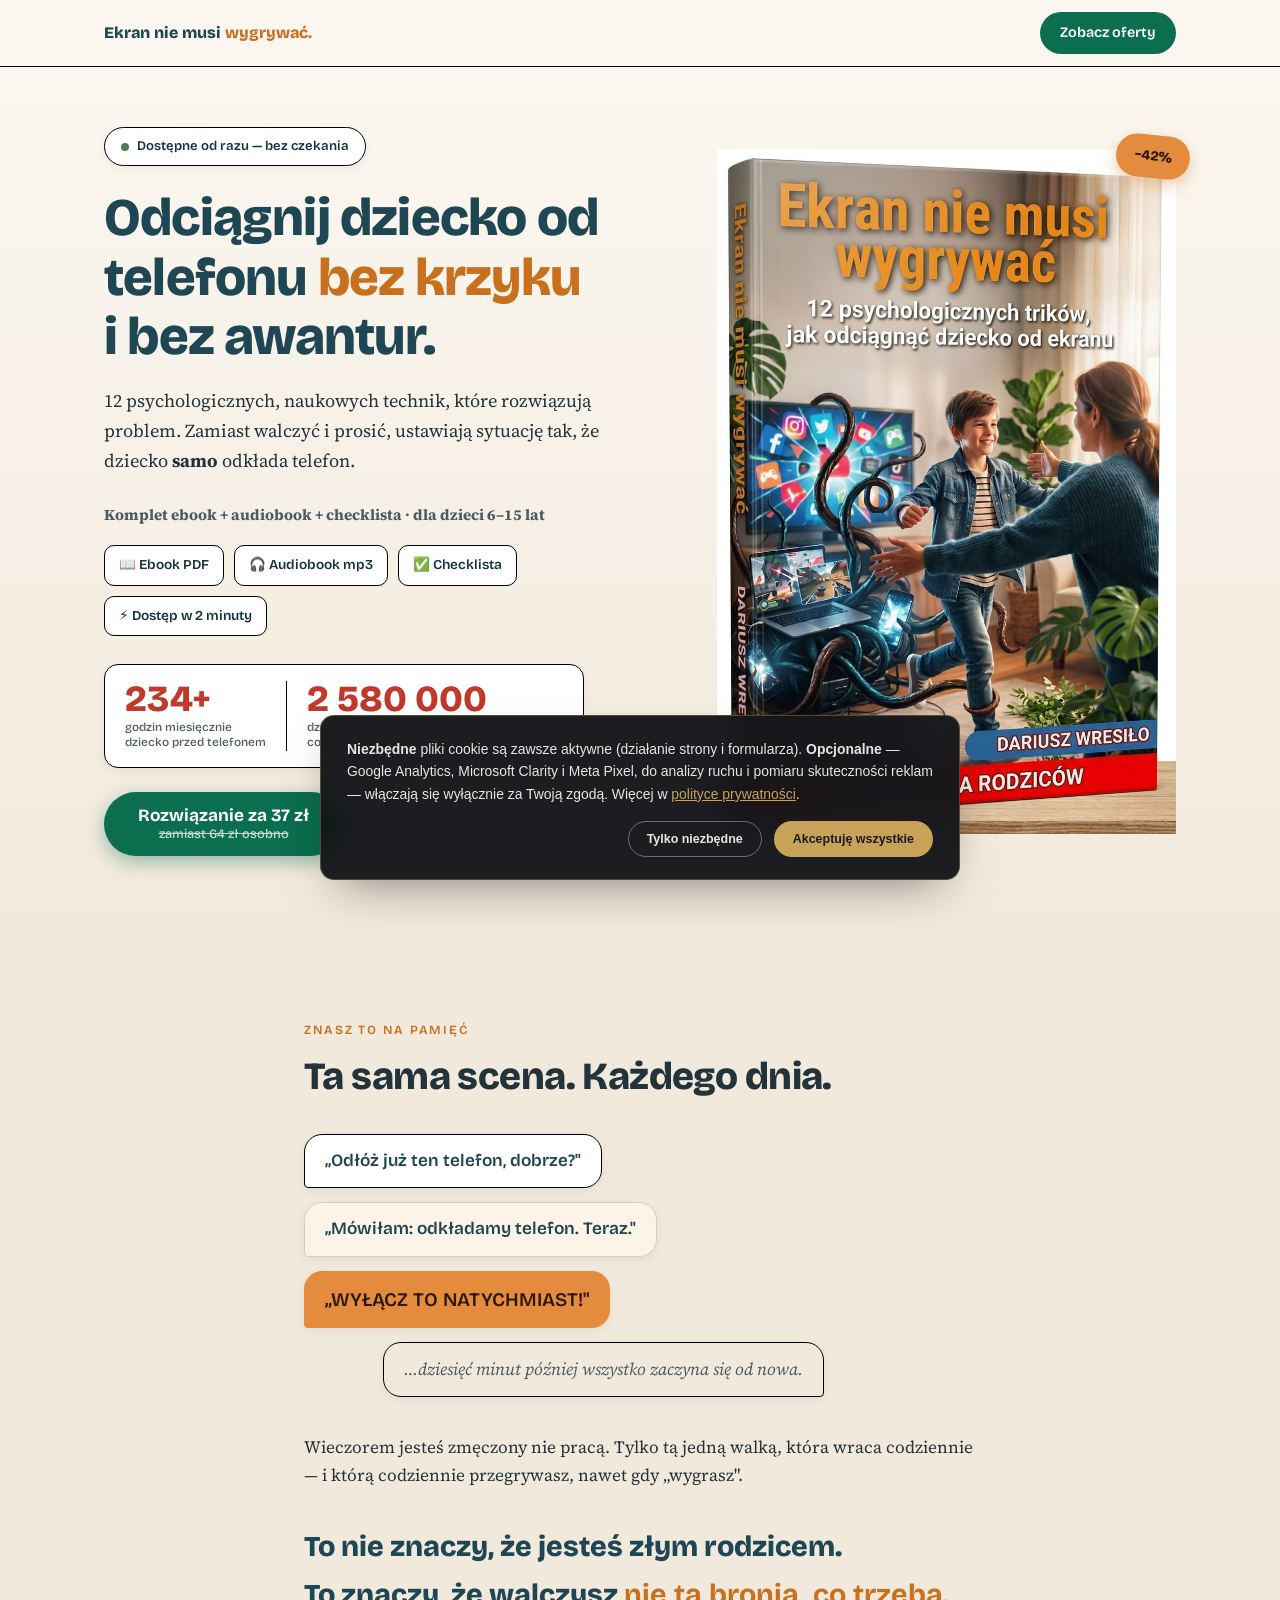
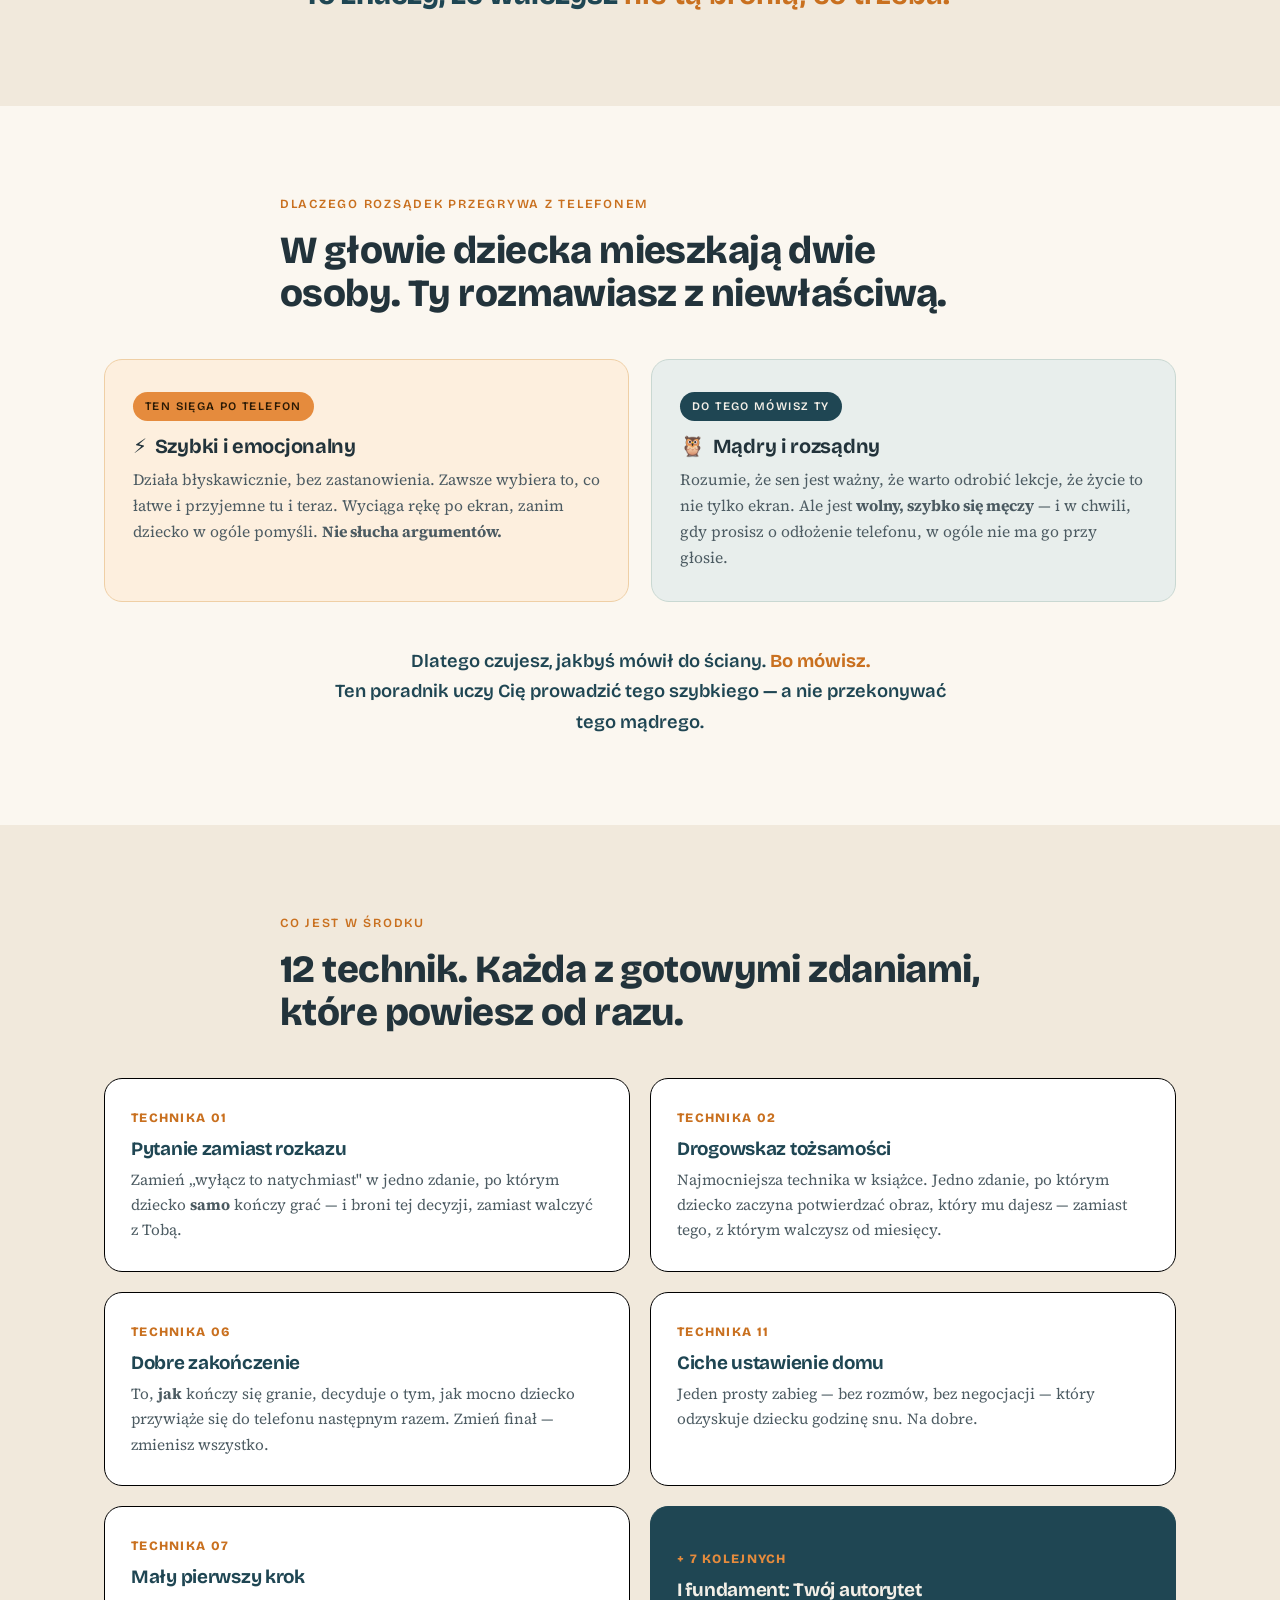
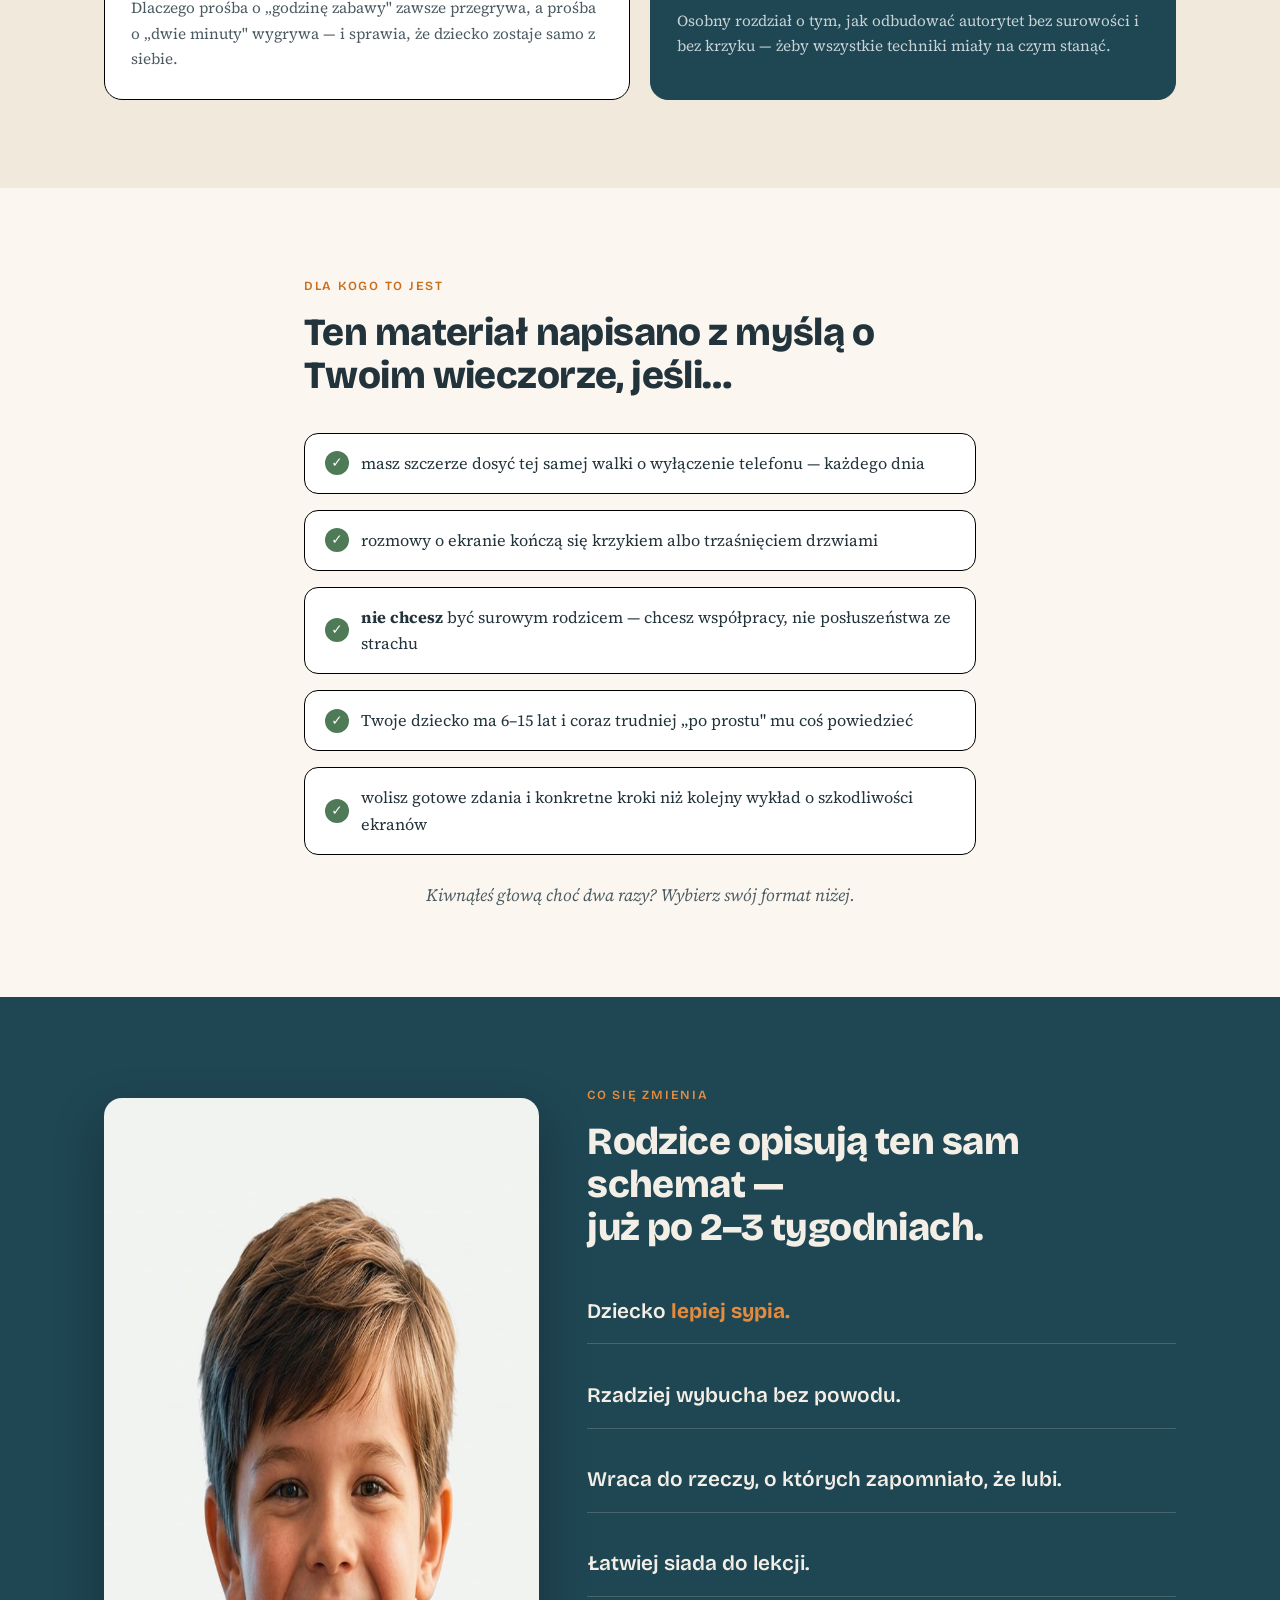
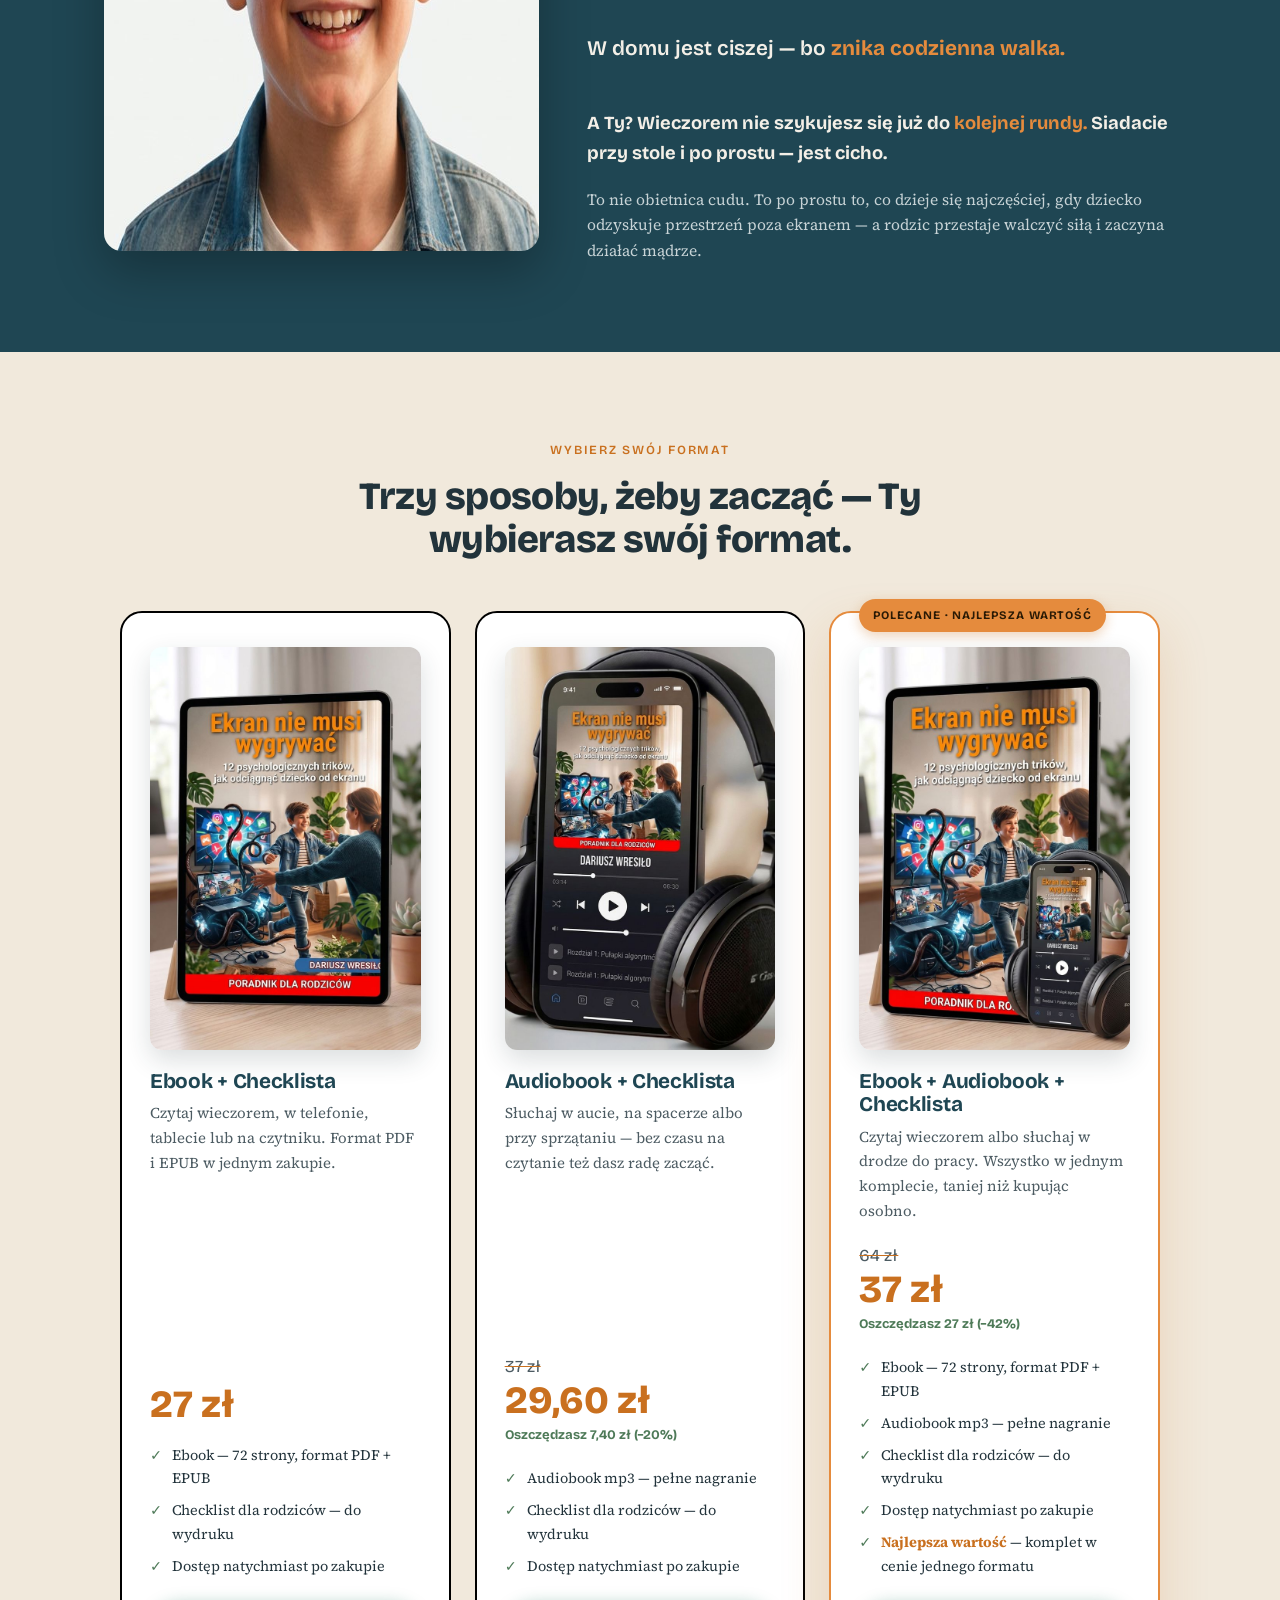
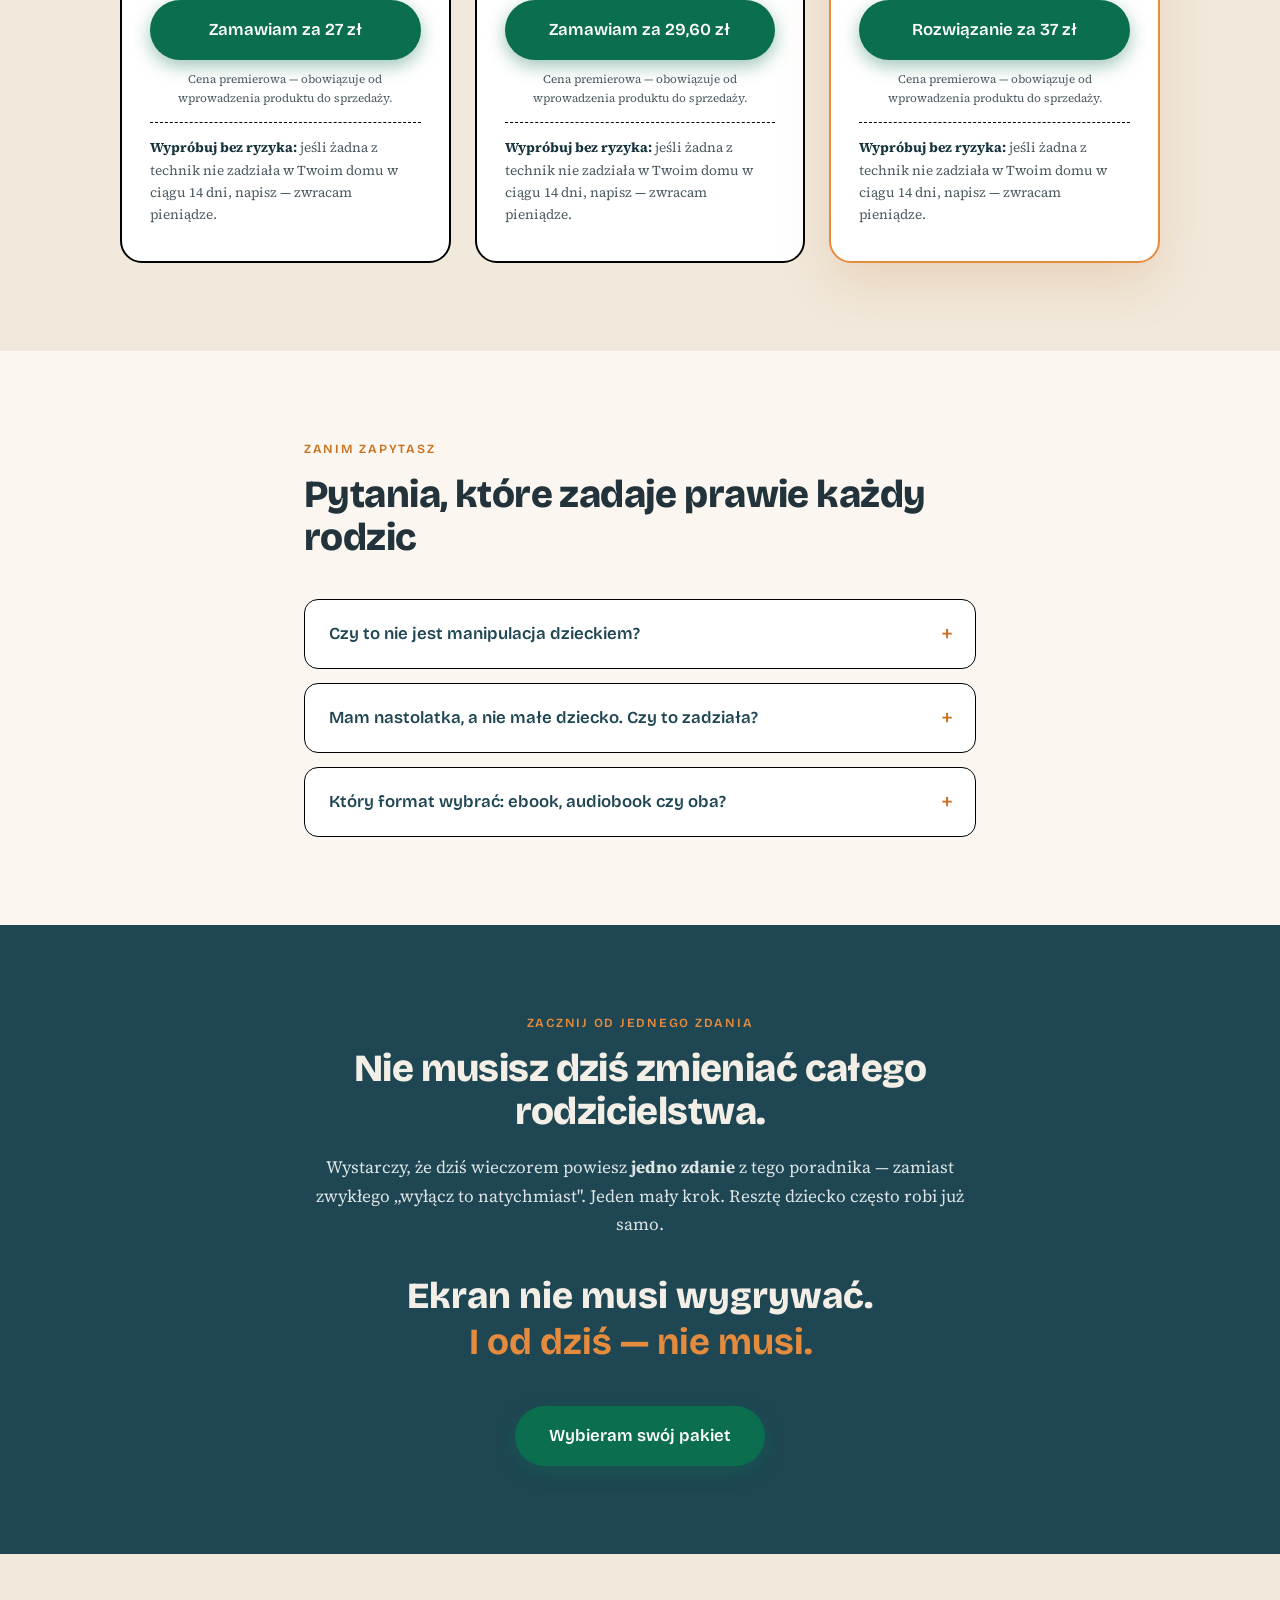
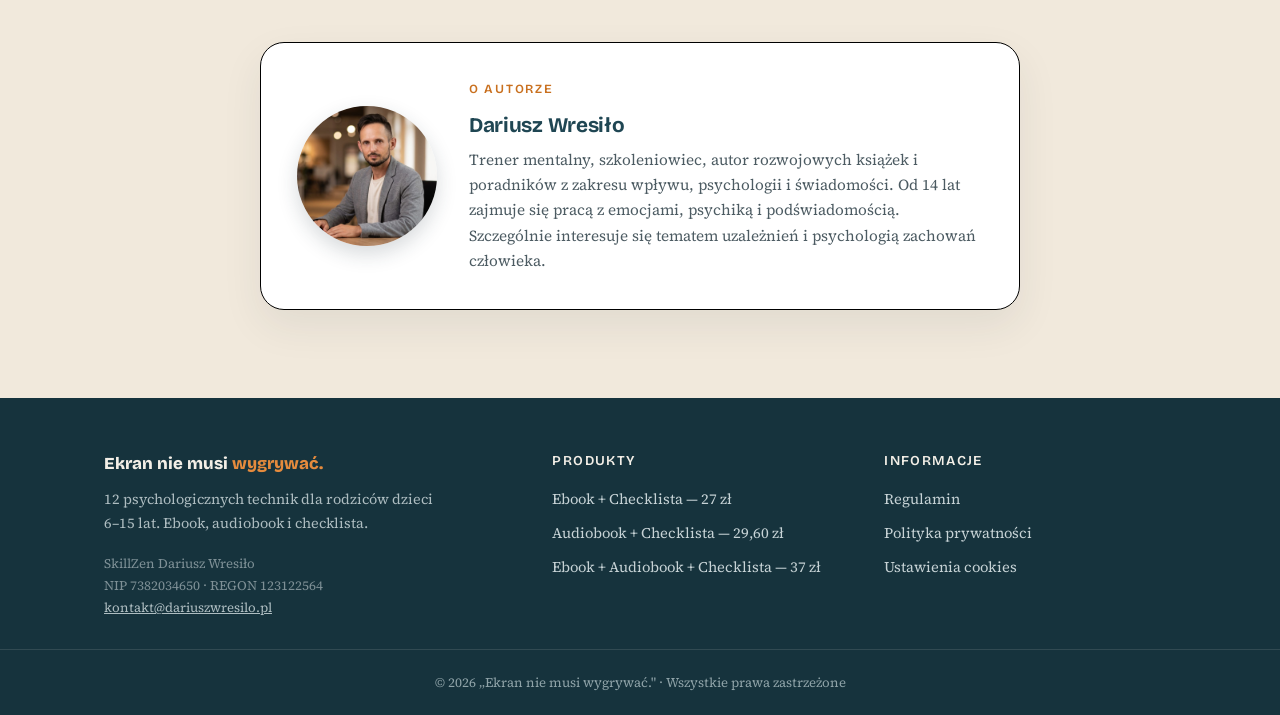
<file: ekrany/index.html>
<!DOCTYPE html>
<html lang="pl">
<head>
<meta charset="UTF-8">
<script>
window.dataLayer = window.dataLayer || [];
function gtag(){ dataLayer.push(arguments); }
gtag('consent', 'default', {
  'analytics_storage': 'denied',
  'ad_storage': 'denied',
  'ad_user_data': 'denied',
  'ad_personalization': 'denied'
});
if(localStorage.getItem('cookie_consent') === 'granted'){
  gtag('consent', 'default', { 'analytics_storage': 'granted' });
}
</script>
<script async src="https://www.googletagmanager.com/gtag/js?id=G-LL1Z4GLF9W"></script>
<script>
gtag('js', new Date());
gtag('config', 'G-LL1Z4GLF9W');
</script>
<meta name="viewport" content="width=device-width, initial-scale=1.0">
<title>Ekran nie musi wygrywać — 12 psychologicznych technik dla rodziców dzieci 6–15 lat</title>
<meta name="description" content="Odciągnij dziecko od telefonu bez krzyku i awantur. Ebook + audiobook + checklista — 12 naukowych technik dla rodziców dzieci 6–15 lat.">
<link rel="canonical" href="https://dariuszwresilo.pl/ekrany/">
<meta property="og:type" content="website">
<meta property="og:locale" content="pl_PL">
<meta property="og:url" content="https://dariuszwresilo.pl/ekrany/">
<meta property="og:title" content="Ekran nie musi wygrywać — 12 psychologicznych technik dla rodziców">
<meta property="og:description" content="Odciągnij dziecko od telefonu bez krzyku i awantur. Ebook + audiobook + checklista — 12 naukowych technik dla rodziców dzieci 6–15 lat.">
<meta property="og:image" content="https://dariuszwresilo.pl/ekrany/assets/img/hero-ekran1.jpg">
<meta name="twitter:card" content="summary_large_image">
<link rel="preconnect" href="https://fonts.googleapis.com">
<link rel="preconnect" href="https://fonts.gstatic.com" crossorigin>
<link href="https://fonts.googleapis.com/css2?family=Bricolage+Grotesque:opsz,wght@12..96,400;12..96,600;12..96,800&family=Source+Serif+4:opsz,ital,wght@8..60,0,400;8..60,0,600;8..60,1,400&display=swap" rel="stylesheet">
<style>
:root{
  --paper:#FBF7F0;
  --cloud:#F1E9DC;
  --ink:#22333B;
  --ink-soft:#4C5B62;
  --teal:#1F4653;
  --teal-deep:#16333D;
  --orange:#E58B3D;
  --orange-deep:#C9701F;
  --leaf:#4E7A58;
  --green:#0B6E4F;
  --green-deep:#084F39;
  --red:#C0392B;
  --line:#000000;
  --radius:18px;
  --display:'Bricolage Grotesque',system-ui,sans-serif;
  --serif:'Source Serif 4',Georgia,serif;
}
*{margin:0;padding:0;box-sizing:border-box}
html{scroll-behavior:smooth}
body{
  font-family:var(--serif);
  background:var(--paper);
  color:var(--ink);
  font-size:1.075rem;
  line-height:1.65;
  -webkit-font-smoothing:antialiased;
}
img{max-width:100%;display:block}
.wrap{max-width:1120px;margin:0 auto;padding:0 24px}
.narrow{max-width:720px;margin:0 auto}

h1,h2,h3{font-family:var(--display);line-height:1.12;letter-spacing:-.015em}
h2{font-size:clamp(1.7rem,3.4vw,2.4rem);font-weight:800}
.eyebrow{
  font-family:var(--display);font-weight:600;font-size:.78rem;
  text-transform:uppercase;letter-spacing:.14em;color:var(--orange-deep);
  display:block;margin-bottom:14px;
}
.section{padding:88px 0}
.section.alt{background:var(--cloud)}
.section.dark{background:var(--teal);color:#F3EFE7}
.section.dark .eyebrow{color:var(--orange)}
p+p{margin-top:1em}

/* ---------- top bar ---------- */
.topbar{
  position:sticky;top:0;z-index:50;
  background:rgba(251,247,240,.92);backdrop-filter:blur(8px);
  border-bottom:1px solid var(--line);
}
.topbar .wrap{display:flex;align-items:center;justify-content:space-between;padding-top:12px;padding-bottom:12px;max-width:1120px}
.brand{font-family:var(--display);font-weight:800;font-size:1rem;color:var(--teal)}
.brand span{color:var(--orange-deep)}

/* ---------- buttons ---------- */
.btn{
  display:inline-block;font-family:var(--display);font-weight:600;
  text-decoration:none;border-radius:999px;transition:transform .15s ease,box-shadow .15s ease,background .15s ease;
  text-align:center;border:none;cursor:pointer;
}
.btn-primary{
  background:var(--green);color:#fff;
  padding:16px 34px;font-size:1.05rem;
  box-shadow:0 6px 18px rgba(11,110,79,.4);
}
.btn-primary:hover{background:var(--green-deep);color:#fff;transform:translateY(-2px);box-shadow:0 10px 24px rgba(8,79,57,.45)}
.btn-outline{
  background:transparent;color:#F3EFE7;padding:14px 30px;font-size:.98rem;
  border:1.5px solid rgba(243,239,231,.5);
}
.btn-outline:hover{border-color:#F3EFE7;background:rgba(243,239,231,.08)}
.btn-small{background:var(--green);color:#fff;padding:9px 20px;font-size:.9rem}
.btn-small:hover{background:var(--green-deep);color:#fff}
.btn-note{display:block;margin-top:12px;font-size:.85rem;color:var(--ink-soft);font-style:italic}
.dark .btn-note{color:#C7D3D6}
.btn-full{width:100%}

/* ---------- hero (bundle promo) ---------- */
.hero{padding:60px 0 76px;overflow:hidden;background:linear-gradient(180deg,var(--paper) 0%, var(--cloud) 100%)}
.hero .wrap{display:grid;grid-template-columns:1.1fr .9fr;gap:52px;align-items:center}
.hero-pill{
  display:inline-flex;align-items:center;gap:8px;background:#fff;border:1px solid var(--line);
  border-radius:999px;padding:8px 16px;font-family:var(--display);font-weight:600;font-size:.82rem;
  color:var(--teal-deep);margin-bottom:22px;box-shadow:0 3px 10px rgba(34,51,59,.06);
}
.hero-pill .dot{width:8px;height:8px;border-radius:50%;background:var(--leaf)}
.hero h1{font-size:clamp(2.2rem,4.6vw,3.3rem);font-weight:800;color:var(--teal)}
.hero h1 em{font-style:normal;color:var(--orange-deep);position:relative;white-space:nowrap}
.hero h1 em::after{
  content:"";position:absolute;left:0;right:0;bottom:.06em;height:.16em;
  background:var(--orange);opacity:.35;border-radius:3px;z-index:-1;
}
.hero .lede{font-size:1.14rem;margin:20px 0 26px;color:var(--ink)}
.btn-price{display:inline-flex;flex-direction:column;align-items:center;gap:2px;line-height:1.15;padding:14px 34px}
.btn-price-main{font-family:var(--display);font-weight:700;font-size:1.08rem}
.btn-price-old{font-family:var(--display);font-weight:500;font-size:.8rem;opacity:.75;text-decoration:line-through}
.hero .unit{font-size:.95rem;color:var(--ink-soft);font-weight:700;margin-bottom:4px}
.hero-formats{display:flex;gap:10px;margin:18px 0 28px;flex-wrap:wrap}
.chip{
  display:inline-flex;align-items:center;gap:6px;background:#fff;border:1px solid var(--line);
  border-radius:10px;padding:8px 14px;font-family:var(--display);font-size:.85rem;font-weight:600;color:var(--teal-deep);
}
.hero-stats{
  display:flex;align-items:center;gap:20px;margin-bottom:24px;
  padding:16px 20px;background:#fff;border:1px solid var(--line);border-radius:14px;
  box-shadow:0 3px 10px rgba(34,51,59,.06);max-width:480px;
}
.hero-stat{display:flex;flex-direction:column;gap:2px}
.hero-stat-num{font-family:var(--display);font-weight:800;font-size:2.3rem;color:var(--red);line-height:1}
.hero-stat-label{font-family:var(--display);font-weight:500;font-size:.74rem;color:var(--ink-soft);line-height:1.3}
.hero-stat-divider{width:1px;align-self:stretch;background:var(--line)}
@media (max-width:480px){
  .hero-stats{flex-direction:column;align-items:flex-start;gap:14px}
  .hero-stat-divider{display:none}
}
.hero-cover{position:relative}
.hero-cover img{
  width:100%;height:auto;aspect-ratio:900/1342;object-fit:contain;
}
.mind h3 .mind-icon{margin-right:8px}
.hero-badge{
  position:absolute;top:-14px;right:-14px;transform:rotate(6deg);
  background:var(--orange);color:#2A1A05;font-family:var(--display);font-weight:800;
  font-size:.86rem;padding:10px 18px;border-radius:999px;
  box-shadow:0 6px 16px rgba(201,112,31,.35);
}

/* ---------- escalation bubbles ---------- */
.bubbles{display:flex;flex-direction:column;gap:14px;margin:36px 0;max-width:520px}
.bubble{
  align-self:flex-start;background:#fff;border:1px solid var(--line);
  border-radius:18px 18px 18px 4px;padding:12px 20px;
  font-family:var(--display);font-weight:600;color:var(--teal);
  box-shadow:0 3px 10px rgba(34,51,59,.07);
}
.bubble.b2{font-size:1.08rem;border-color:#E8C9A6;background:#FDF3E6}
.bubble.b3{font-size:1.2rem;background:var(--orange);border-color:var(--orange);color:#2A1A05}
.bubble.reply{
  align-self:flex-end;border-radius:18px 18px 4px 18px;
  background:var(--cloud);color:var(--ink-soft);font-family:var(--serif);font-weight:400;font-style:italic;
}
.hook-punch{font-family:var(--display);font-weight:800;font-size:clamp(1.4rem,2.6vw,1.8rem);color:var(--teal);margin-top:34px}
.hook-punch strong{color:var(--orange-deep)}

/* ---------- two minds ---------- */
.minds{display:grid;grid-template-columns:1fr 1fr;gap:22px;margin:44px 0}
.mind{border-radius:var(--radius);padding:30px 28px;position:relative}
.mind h3{font-size:1.25rem;margin-bottom:10px}
.mind .tag{
  display:inline-block;font-family:var(--display);font-weight:600;font-size:.72rem;
  text-transform:uppercase;letter-spacing:.12em;padding:5px 12px;border-radius:999px;margin-bottom:14px;
}
.mind-fast{background:#FDEFDE;border:1px solid #EFCFA5}
.mind-fast .tag{background:var(--orange);color:#2A1A05}
.mind-slow{background:#E8EEEC;border:1px solid #C9D8D2}
.mind-slow .tag{background:var(--teal);color:#F3EFE7}
.mind p{font-size:.98rem;color:var(--ink-soft)}
.minds-verdict{
  text-align:center;font-family:var(--display);font-weight:600;
  font-size:1.15rem;color:var(--teal);max-width:640px;margin:0 auto;
}
.minds-verdict strong{color:var(--orange-deep)}

/* ---------- techniques ---------- */
.tech-grid{display:grid;grid-template-columns:repeat(2,1fr);gap:20px;margin-top:44px}
.tech{
  background:#fff;border:1px solid var(--line);border-radius:var(--radius);
  padding:28px 26px;position:relative;
  transition:transform .18s ease,box-shadow .18s ease;
}
.tech:hover{transform:translateY(-4px);box-shadow:0 14px 34px rgba(34,51,59,.12)}
.tech .num{
  font-family:var(--display);font-weight:800;font-size:.8rem;color:var(--orange-deep);
  letter-spacing:.1em;text-transform:uppercase;display:block;margin-bottom:10px;
}
.tech h3{font-size:1.18rem;margin-bottom:8px;color:var(--teal)}
.tech p{font-size:.96rem;color:var(--ink-soft)}
.tech.more{
  background:var(--teal);border-color:var(--teal);color:#F3EFE7;
  display:flex;flex-direction:column;justify-content:center;
}
.tech.more h3{color:#F3EFE7}
.tech.more p{color:#C7D3D6}
.tech.more .num{color:var(--orange)}

/* ---------- checklist ---------- */
.checklist{list-style:none;margin:36px 0 10px;display:grid;gap:16px}
.checklist li{
  background:#fff;border:1px solid var(--line);border-radius:14px;
  padding:16px 20px 16px 56px;position:relative;font-size:1.02rem;
}
.checklist li::before{
  content:"✓";position:absolute;left:20px;top:50%;transform:translateY(-50%);
  width:24px;height:24px;border-radius:50%;background:var(--leaf);color:#fff;
  font-family:var(--display);font-weight:800;font-size:.85rem;
  display:flex;align-items:center;justify-content:center;
}
.checklist-note{text-align:center;font-style:italic;color:var(--ink-soft);margin-top:26px}

/* ---------- results ---------- */
.results-grid{display:grid;grid-template-columns:.85fr 1.15fr;gap:48px;align-items:center}
.results-img img{border-radius:var(--radius);box-shadow:0 20px 50px rgba(0,0,0,.28)}
.results-list{display:grid;gap:0;margin:32px 0 28px;max-width:620px}
.results-list p{
  font-family:var(--display);font-weight:600;font-size:clamp(1.05rem,2vw,1.3rem);
  padding:14px 0;border-bottom:1px solid rgba(243,239,231,.18);color:#F3EFE7;
}
.results-list p:last-child{border-bottom:none}
.results-list p strong{color:var(--orange)}
.results-caveat{color:#C7D3D6;font-size:.98rem;max-width:620px}
@media (max-width:900px){
  .results-grid{grid-template-columns:1fr;gap:32px}
  .results-img{max-width:320px;margin:0 auto}
}

/* ---------- pricing ---------- */
.price-lead{text-align:center;max-width:680px;margin:0 auto 50px}
.price-grid{display:grid;grid-template-columns:repeat(3,1fr);gap:24px;align-items:stretch;max-width:1040px;margin-inline:auto}
.pcard{
  background:#fff;border:2px solid var(--line);border-radius:22px;
  padding:34px 28px;display:flex;flex-direction:column;position:relative;
}
.pcard.featured{border-color:var(--orange);box-shadow:0 20px 50px rgba(201,112,31,.18);transform:translateY(-6px)}
.pcard .ribbon{
  position:absolute;top:-14px;left:28px;background:var(--orange);color:#2A1A05;
  font-family:var(--display);font-weight:700;font-size:.72rem;letter-spacing:.08em;text-transform:uppercase;
  padding:7px 14px;border-radius:999px;box-shadow:0 4px 12px rgba(201,112,31,.3);
}
.pcard .presale{
  position:absolute;top:-14px;left:28px;
  display:inline-block;font-family:var(--display);font-weight:700;font-size:.68rem;letter-spacing:.09em;
  text-transform:uppercase;color:var(--teal-deep);background:var(--cloud);padding:7px 14px;border-radius:999px;
  box-shadow:0 4px 12px rgba(34,51,59,.15);
}
.pcard img{width:100%;height:auto;aspect-ratio:700/1043;object-fit:cover;object-position:top center;border-radius:12px;margin-bottom:20px;box-shadow:0 10px 26px rgba(34,51,59,.16)}
.pcard h3{font-size:1.3rem;color:var(--teal);margin-bottom:8px}
.pcard .desc{font-size:.94rem;color:var(--ink-soft);margin-bottom:18px;min-height:44px}
.pcard .pricebox{margin:auto 0 20px}
.pcard .old-price{font-family:var(--display);font-size:1.05rem;color:var(--ink-soft);text-decoration:line-through;text-decoration-color:var(--orange-deep)}
.pcard .now-price{font-family:var(--display);font-weight:800;font-size:2.4rem;color:var(--orange-deep);line-height:1}
.premiere-note{font-size:.72rem;color:var(--ink-soft);margin-top:10px;text-align:center}
.pcard ul{list-style:none;display:grid;gap:8px;margin-bottom:22px;font-size:.9rem}
.pcard ul li{padding-left:22px;position:relative;color:var(--ink)}
.pcard ul li::before{content:"✓";position:absolute;left:0;color:var(--leaf);font-family:var(--display);font-weight:800}
.pcard ul li strong{color:var(--orange-deep)}
.pcard .save-badge{display:inline-block;font-family:var(--display);font-weight:700;font-size:.82rem;color:var(--leaf);margin-top:6px}
.pcard .guarantee-note{font-size:.85rem;color:var(--ink-soft);margin-top:14px;padding-top:14px;border-top:1px dashed var(--line)}
.pcard .guarantee-note strong{color:var(--teal-deep)}
.parent-payoff{font-family:var(--display);font-weight:700;font-size:1.15rem;color:#F3EFE7;margin-top:28px}
.parent-payoff strong{color:var(--orange)}

/* ---------- faq ---------- */
.faq{margin-top:40px;display:grid;gap:14px}
details{
  background:#fff;border:1px solid var(--line);border-radius:14px;
  overflow:hidden;
}
summary{
  cursor:pointer;padding:20px 24px;font-family:var(--display);font-weight:600;
  font-size:1.05rem;color:var(--teal);list-style:none;position:relative;padding-right:56px;
}
summary::-webkit-details-marker{display:none}
summary::after{
  content:"+";position:absolute;right:22px;top:50%;transform:translateY(-50%);
  font-size:1.5rem;color:var(--orange-deep);font-weight:400;transition:transform .2s ease;
}
details[open] summary::after{transform:translateY(-50%) rotate(45deg)}
details .answer{padding:0 24px 22px;color:var(--ink-soft);font-size:.99rem}

/* ---------- final ---------- */
.final h2{color:#F3EFE7}
.final .clamp{
  font-family:var(--display);font-weight:800;font-size:clamp(1.6rem,3.4vw,2.3rem);
  color:#F3EFE7;margin:36px 0 40px;line-height:1.25;
}
.final .clamp strong{color:var(--orange)}
.final-ctas{display:flex;gap:14px;justify-content:center;flex-wrap:wrap}

/* ---------- contact form ---------- */
.contact-box{
  max-width:640px;margin:0 auto;background:#fff;border:1px solid var(--line);
  border-radius:24px;padding:44px 40px;box-shadow:0 16px 40px rgba(34,51,59,.08);
}
.contact-box p.lede{color:var(--ink-soft);margin-bottom:28px;font-size:1rem}
.form-row{display:grid;grid-template-columns:1fr 1fr;gap:16px;margin-bottom:16px}
.field{display:flex;flex-direction:column;gap:6px}
.field.full{grid-column:1 / -1}
.field label{font-family:var(--display);font-weight:600;font-size:.85rem;color:var(--teal-deep)}
.field input{
  font-family:var(--serif);font-size:1rem;padding:13px 16px;border:1.5px solid var(--line);
  border-radius:10px;background:var(--paper);color:var(--ink);
}
.field input:focus{outline:none;border-color:var(--orange-deep);box-shadow:0 0 0 3px rgba(201,112,31,.12)}
.consent{display:flex;align-items:flex-start;gap:10px;font-size:.85rem;color:var(--ink-soft);margin:14px 0 22px}
.consent input{margin-top:3px}
.consent a{color:var(--teal-deep);text-decoration:underline}
.form-msg{margin-top:16px;font-family:var(--display);font-weight:600;font-size:.95rem;color:var(--leaf);display:none}
.form-msg.show{display:block}

/* ---------- author ---------- */
.author-card{
  display:flex;gap:32px;align-items:center;max-width:760px;margin:0 auto;
  background:#fff;border:1px solid var(--line);border-radius:24px;padding:36px;
  box-shadow:0 16px 40px rgba(34,51,59,.08);
}
.author-photo{width:140px;height:140px;border-radius:50%;object-fit:cover;flex-shrink:0;box-shadow:0 8px 20px rgba(34,51,59,.18)}
.author-card h3{font-size:1.3rem;color:var(--teal);margin-bottom:10px}
.author-card p{font-size:.96rem;color:var(--ink-soft)}
@media (max-width:600px){
  .author-card{flex-direction:column;text-align:center;padding:28px}
}

/* ---------- footer ---------- */
footer{padding:0;background:var(--teal-deep);color:#C7D3D6}
.footer-top{padding:52px 0 30px;border-bottom:1px solid rgba(243,239,231,.12)}
.footer-grid{display:grid;grid-template-columns:1.4fr 1fr 1fr;gap:40px}
.footer-brand{font-family:var(--display);font-weight:800;color:#F3EFE7;font-size:1.05rem;margin-bottom:10px}
.footer-brand span{color:var(--orange)}
.footer-col h4{font-family:var(--display);font-weight:600;font-size:.85rem;text-transform:uppercase;letter-spacing:.1em;color:#F3EFE7;margin-bottom:14px}
.footer-col a{display:block;color:#C7D3D6;text-decoration:none;font-size:.92rem;margin-bottom:10px;transition:color .15s}
.footer-col a:hover{color:var(--orange)}
.footer-legal{padding:22px 0;text-align:center;font-size:.82rem;color:#8FA3A8}
.legal-panel{display:none;background:rgba(243,239,231,.05);border-top:1px solid rgba(243,239,231,.1)}
.legal-panel.show{display:block}
.legal-panel .wrap{padding:34px 0}
.legal-panel h4{font-family:var(--display);color:#F3EFE7;margin-bottom:10px;font-size:1rem}
.legal-panel p{font-size:.88rem;color:#AEBDC1;margin-bottom:10px}

/* ---------- reveal ---------- */
.reveal{opacity:0;transform:translateY(24px);transition:opacity .6s ease,transform .6s ease}
.reveal.in{opacity:1;transform:none}
@media (prefers-reduced-motion:reduce){
  html{scroll-behavior:auto}
  .reveal{opacity:1;transform:none;transition:none}
  .btn,.tech{transition:none}
}

/* ---------- responsive ---------- */
@media (max-width:900px){
  .hero .wrap{grid-template-columns:1fr;gap:40px}
  .hero-cover{max-width:340px;margin:0 auto}
  .minds{grid-template-columns:1fr}
  .tech-grid{grid-template-columns:1fr}
  .price-grid{grid-template-columns:1fr}
  .pcard.featured{transform:none}
  .form-row{grid-template-columns:1fr}
  .footer-grid{grid-template-columns:1fr;gap:26px}
  .section{padding:64px 0}
}
a:focus-visible,summary:focus-visible,.btn:focus-visible{outline:3px solid var(--orange-deep);outline-offset:3px;border-radius:6px}
</style>
</head>
<body>

<!-- TOP BAR -->
<div class="topbar">
  <div class="wrap">
    <div class="brand">Ekran nie musi <span>wygrywać.</span></div>
    <a class="btn btn-small" href="#pakiety">Zobacz oferty</a>
  </div>
</div>

<!-- HERO — promuje pakiet ebook + audiobook -->
<header class="hero">
  <div class="wrap">
    <div>
      <span class="hero-pill"><span class="dot"></span> Dostępne od razu — bez czekania</span>
      <h1>Odciągnij dziecko od telefonu <em>bez krzyku</em> i&nbsp;bez awantur.</h1>
      <p class="lede">12 psychologicznych, naukowych technik, które rozwiązują problem. Zamiast walczyć i prosić, ustawiają sytuację tak, że dziecko <b>samo</b> odkłada telefon.</p>
      <p class="unit">Komplet ebook + audiobook + checklista · dla dzieci 6–15 lat</p>
      <div class="hero-formats">
        <span class="chip">📖 Ebook PDF</span>
        <span class="chip">🎧 Audiobook mp3</span>
        <span class="chip">✅ Checklista</span>
        <span class="chip">⚡ Dostęp w 2 minuty</span>
      </div>
      <div class="hero-stats">
        <div class="hero-stat">
          <span class="hero-stat-num" data-count-to="234" data-count-suffix="+">0+</span>
          <span class="hero-stat-label">godzin miesięcznie<br>dziecko przed telefonem</span>
        </div>
        <div class="hero-stat-divider"></div>
        <div class="hero-stat">
          <span class="hero-stat-num" data-count-to="2580000">0</span>
          <span class="hero-stat-label">dzieci w Polsce<br>codziennie w sieci</span>
        </div>
      </div>
      <a class="btn btn-primary btn-price" href="https://www.naffy.io/dariusz-wresilo/ekran-nie-musi-wygrywac-sgd" target="_blank" rel="noopener" onclick="trackCheckout('Ebook + Audiobook + Checklista', 37)">
        <span class="btn-price-main">Rozwiązanie za 37 zł</span>
        <span class="btn-price-old">zamiast 64 zł osobno</span>
      </a>
    </div>
    <div class="hero-cover">
      <span class="hero-badge">−42%</span>
      <img src="assets/img/hero-ekran1.jpg" alt="Okładka książki „Ekran nie musi wygrywać — 12 psychologicznych trików, jak odciągnąć dziecko od ekranu”" width="900" height="1342">
    </div>
  </div>
</header>

<!-- HOOK -->
<section class="section alt">
  <div class="wrap narrow">
    <span class="eyebrow reveal">Znasz to na pamięć</span>
    <h2 class="reveal">Ta sama scena. Każdego dnia.</h2>
    <div class="bubbles">
      <div class="bubble reveal">„Odłóż już ten telefon, dobrze?"</div>
      <div class="bubble b2 reveal">„Mówiłam: odkładamy telefon. Teraz."</div>
      <div class="bubble b3 reveal">„WYŁĄCZ TO NATYCHMIAST!"</div>
      <div class="bubble reply reveal">…dziesięć minut później wszystko zaczyna się od nowa.</div>
    </div>
    <p class="reveal">Wieczorem jesteś zmęczony nie pracą. Tylko tą jedną walką, która wraca codziennie — i którą codziennie przegrywasz, nawet gdy „wygrasz".</p>
    <p class="hook-punch reveal">To nie znaczy, że jesteś złym rodzicem.<br>To znaczy, że walczysz <strong>nie tą bronią, co trzeba.</strong></p>
  </div>
</section>

<!-- MECHANISM -->
<section class="section">
  <div class="wrap">
    <div class="narrow">
      <span class="eyebrow reveal">Dlaczego rozsądek przegrywa z telefonem</span>
      <h2 class="reveal">W głowie dziecka mieszkają dwie osoby. Ty rozmawiasz z niewłaściwą.</h2>
    </div>
    <div class="minds">
      <div class="mind mind-fast reveal">
        <span class="tag">Ten sięga po telefon</span>
        <h3><span class="mind-icon">⚡</span>Szybki i emocjonalny</h3>
        <p>Działa błyskawicznie, bez zastanowienia. Zawsze wybiera to, co łatwe i przyjemne tu i teraz. Wyciąga rękę po ekran, zanim dziecko w ogóle pomyśli. <b>Nie słucha argumentów.</b></p>
      </div>
      <div class="mind mind-slow reveal">
        <span class="tag">Do tego mówisz Ty</span>
        <h3><span class="mind-icon">🦉</span>Mądry i rozsądny</h3>
        <p>Rozumie, że sen jest ważny, że warto odrobić lekcje, że życie to nie tylko ekran. Ale jest <b>wolny, szybko się męczy</b> — i w chwili, gdy prosisz o odłożenie telefonu, w ogóle nie ma go przy głosie.</p>
      </div>
    </div>
    <p class="minds-verdict reveal">Dlatego czujesz, jakbyś mówił do ściany. <strong>Bo mówisz.</strong><br>Ten poradnik uczy Cię prowadzić tego szybkiego — a nie przekonywać tego mądrego.</p>
  </div>
</section>

<!-- WHAT'S INSIDE -->
<section class="section alt">
  <div class="wrap">
    <div class="narrow">
      <span class="eyebrow reveal">Co jest w środku</span>
      <h2 class="reveal">12 technik. Każda z gotowymi zdaniami, które powiesz od razu.</h2>
    </div>
    <div class="tech-grid">
      <div class="tech reveal">
        <span class="num">Technika 01</span>
        <h3>Pytanie zamiast rozkazu</h3>
        <p>Zamień „wyłącz to natychmiast" w jedno zdanie, po którym dziecko <b>samo</b> kończy grać — i broni tej decyzji, zamiast walczyć z Tobą.</p>
      </div>
      <div class="tech reveal">
        <span class="num">Technika 02</span>
        <h3>Drogowskaz tożsamości</h3>
        <p>Najmocniejsza technika w książce. Jedno zdanie, po którym dziecko zaczyna potwierdzać obraz, który mu dajesz — zamiast tego, z którym walczysz od miesięcy.</p>
      </div>
      <div class="tech reveal">
        <span class="num">Technika 06</span>
        <h3>Dobre zakończenie</h3>
        <p>To, <b>jak</b> kończy się granie, decyduje o tym, jak mocno dziecko przywiąże się do telefonu następnym razem. Zmień finał — zmienisz wszystko.</p>
      </div>
      <div class="tech reveal">
        <span class="num">Technika 11</span>
        <h3>Ciche ustawienie domu</h3>
        <p>Jeden prosty zabieg — bez rozmów, bez negocjacji — który odzyskuje dziecku godzinę snu. Na dobre.</p>
      </div>
      <div class="tech reveal">
        <span class="num">Technika 07</span>
        <h3>Mały pierwszy krok</h3>
        <p>Dlaczego prośba o „godzinę zabawy" zawsze przegrywa, a prośba o „dwie minuty" wygrywa — i sprawia, że dziecko zostaje samo z siebie.</p>
      </div>
      <div class="tech more reveal">
        <span class="num">+ 7 kolejnych</span>
        <h3>I fundament: Twój autorytet</h3>
        <p>Osobny rozdział o tym, jak odbudować autorytet bez surowości i bez krzyku — żeby wszystkie techniki miały na czym stanąć.</p>
      </div>
    </div>
  </div>
</section>

<!-- FOR WHOM -->
<section class="section">
  <div class="wrap narrow">
    <span class="eyebrow reveal">Dla kogo to jest</span>
    <h2 class="reveal">Ten materiał napisano z myślą o Twoim wieczorze, jeśli…</h2>
    <ul class="checklist">
      <li class="reveal">masz szczerze dosyć tej samej walki o wyłączenie telefonu — każdego dnia</li>
      <li class="reveal">rozmowy o ekranie kończą się krzykiem albo trzaśnięciem drzwiami</li>
      <li class="reveal"><b>nie chcesz</b> być surowym rodzicem — chcesz współpracy, nie posłuszeństwa ze strachu</li>
      <li class="reveal">Twoje dziecko ma 6–15 lat i coraz trudniej „po prostu" mu coś powiedzieć</li>
      <li class="reveal">wolisz gotowe zdania i konkretne kroki niż kolejny wykład o szkodliwości ekranów</li>
    </ul>
    <p class="checklist-note reveal">Kiwnąłeś głową choć dwa razy? Wybierz swój format niżej.</p>
  </div>
</section>

<!-- RESULTS -->
<section class="section dark">
  <div class="wrap results-grid">
    <div class="results-img reveal">
      <img src="assets/img/dziecko-wynik.jpg" alt="Uśmiechnięte dziecko, wolne od ekranu — efekt zastosowania technik z poradnika „Ekran nie musi wygrywać”" width="700" height="753">
    </div>
    <div>
      <span class="eyebrow reveal">Co się zmienia</span>
      <h2 class="reveal" style="color:#F3EFE7">Rodzice opisują ten sam schemat —<br>już po 2–3 tygodniach.</h2>
      <div class="results-list">
        <p class="reveal">Dziecko <strong>lepiej sypia.</strong></p>
        <p class="reveal">Rzadziej wybucha bez powodu.</p>
        <p class="reveal">Wraca do rzeczy, o których zapomniało, że lubi.</p>
        <p class="reveal">Łatwiej siada do lekcji.</p>
        <p class="reveal">W domu jest ciszej — bo <strong>znika codzienna walka.</strong></p>
      </div>
      <p class="parent-payoff reveal">A Ty? Wieczorem nie szykujesz się już do <strong>kolejnej rundy.</strong> Siadacie przy stole i po prostu — jest cicho.</p>
      <p class="results-caveat reveal" style="margin-top:18px">To nie obietnica cudu. To po prostu to, co dzieje się najczęściej, gdy dziecko odzyskuje przestrzeń poza ekranem — a rodzic przestaje walczyć siłą i zaczyna działać mądrze.</p>
    </div>
  </div>
</section>

<!-- PRICING — od najdroższego -->
<section class="section alt" id="pakiety">
  <div class="wrap">
    <div class="price-lead">
      <span class="eyebrow reveal">Wybierz swój format</span>
      <h2 class="reveal">Trzy sposoby, żeby zacząć — Ty wybierasz swój format.</h2>
    </div>

    <div class="price-grid">

      <!-- EBOOK + CHECKLISTA -->
      <div class="pcard reveal">
        <img src="assets/img/produkt-ebook.jpg" alt="Ebook „Ekran nie musi wygrywać” na tablecie, w formacie PDF i EPUB" width="700" height="1043">
        <h3>Ebook + Checklista</h3>
        <p class="desc">Czytaj wieczorem, w telefonie, tablecie lub na czytniku. Format PDF i EPUB w jednym zakupie.</p>
        <div class="pricebox">
          <div class="now-price">27 zł</div>
        </div>
        <ul>
          <li>Ebook — 72 strony, format PDF + EPUB</li>
          <li>Checklist dla rodziców — do wydruku</li>
          <li>Dostęp natychmiast po zakupie</li>
        </ul>
        <a class="btn btn-primary btn-full" href="https://www.naffy.io/dariusz-wresilo/ekran-nie-musi-wygrywac-ebook-checklista-fo1" target="_blank" rel="noopener" onclick="trackCheckout('Ebook + Checklista', 27)">Zamawiam za 27 zł</a>
        <p class="premiere-note">Cena premierowa — obowiązuje od wprowadzenia produktu do sprzedaży.</p>
        <p class="guarantee-note"><strong>Wypróbuj bez ryzyka:</strong> jeśli żadna z technik nie zadziała w Twoim domu w ciągu 14 dni, napisz — zwracam pieniądze.</p>
      </div>

      <!-- AUDIOBOOK + CHECKLISTA -->
      <div class="pcard reveal">
        <img src="assets/img/produkt-audiobook.jpg" alt="Audiobook „Ekran nie musi wygrywać” odtwarzany w telefonie ze słuchawkami" width="700" height="1043">
        <h3>Audiobook + Checklista</h3>
        <p class="desc">Słuchaj w aucie, na spacerze albo przy sprzątaniu — bez czasu na czytanie też dasz radę zacząć.</p>
        <div class="pricebox">
          <div class="old-price">37 zł</div>
          <div class="now-price">29,60 zł</div>
          <div class="save-badge">Oszczędzasz 7,40 zł (−20%)</div>
        </div>
        <ul>
          <li>Audiobook mp3 — pełne nagranie</li>
          <li>Checklist dla rodziców — do wydruku</li>
          <li>Dostęp natychmiast po zakupie</li>
        </ul>
        <a class="btn btn-primary btn-full" href="https://www.naffy.io/dariusz-wresilo/ekran-nie-musi-wygrywac-audiobook-checklista-jsz" target="_blank" rel="noopener" onclick="trackCheckout('Audiobook + Checklista', 29.60)">Zamawiam za 29,60 zł</a>
        <p class="premiere-note">Cena premierowa — obowiązuje od wprowadzenia produktu do sprzedaży.</p>
        <p class="guarantee-note"><strong>Wypróbuj bez ryzyka:</strong> jeśli żadna z technik nie zadziała w Twoim domu w ciągu 14 dni, napisz — zwracam pieniądze.</p>
      </div>

      <!-- EBOOK + AUDIOBOOK + CHECKLISTA (polecane) -->
      <div class="pcard featured reveal">
        <span class="ribbon">Polecane · najlepsza wartość</span>
        <img src="assets/img/produkt-bundle.jpg" alt="Komplet ebook i audiobook „Ekran nie musi wygrywać” na tablecie i telefonie" width="700" height="1043">
        <h3>Ebook + Audiobook + Checklista</h3>
        <p class="desc">Czytaj wieczorem albo słuchaj w drodze do pracy. Wszystko w jednym komplecie, taniej niż kupując osobno.</p>
        <div class="pricebox">
          <div class="old-price">64 zł</div>
          <div class="now-price">37 zł</div>
          <div class="save-badge">Oszczędzasz 27 zł (−42%)</div>
        </div>
        <ul>
          <li>Ebook — 72 strony, format PDF + EPUB</li>
          <li>Audiobook mp3 — pełne nagranie</li>
          <li>Checklist dla rodziców — do wydruku</li>
          <li>Dostęp natychmiast po zakupie</li>
          <li><strong>Najlepsza wartość</strong> — komplet w cenie jednego formatu</li>
        </ul>
        <a class="btn btn-primary btn-full" href="https://www.naffy.io/dariusz-wresilo/ekran-nie-musi-wygrywac-sgd" target="_blank" rel="noopener" onclick="trackCheckout('Ebook + Audiobook + Checklista', 37)">Rozwiązanie za 37 zł</a>
        <p class="premiere-note">Cena premierowa — obowiązuje od wprowadzenia produktu do sprzedaży.</p>
        <p class="guarantee-note"><strong>Wypróbuj bez ryzyka:</strong> jeśli żadna z technik nie zadziała w Twoim domu w ciągu 14 dni, napisz — zwracam pieniądze.</p>
      </div>

    </div>
  </div>
</section>

<!-- FAQ -->
<section class="section">
  <div class="wrap narrow">
    <span class="eyebrow reveal">Zanim zapytasz</span>
    <h2 class="reveal">Pytania, które zadaje prawie każdy rodzic</h2>
    <div class="faq">
      <details class="reveal">
        <summary>Czy to nie jest manipulacja dzieckiem?</summary>
        <div class="answer">Nie — jeśli robisz to <em>dla</em> dziecka, a nie przeciwko niemu. To ta sama zasada, co owoce na widoku i chipsy w szafce: nie zakazujesz, tylko sprawiasz, że dobry wybór jest łatwiejszy. Materiał wprost pokazuje granicę i ostrzega przed technikami użytymi źle (fałszywy wybór, puste obietnice) — bo to jedyne, co naprawdę niszczy zaufanie dziecka.</div>
      </details>
      <details class="reveal">
        <summary>Mam nastolatka, a nie małe dziecko. Czy to zadziała?</summary>
        <div class="answer">Materiał jest napisany pod cały przedział 6–15 lat — z uwzględnieniem, że starsze dzieci reagują inaczej: mocniej na presję grupy rówieśniczej i na potrzebę bycia traktowanym poważnie. Każda technika ma wskazówkę, jak dopasować ją do wieku dziecka.</div>
      </details>
      <details class="reveal">
        <summary>Który format wybrać: ebook, audiobook czy oba?</summary>
        <div class="answer">Jeśli lubisz czytać wieczorem — wybierz ebook (27 zł, PDF + EPUB). Jeśli wolisz słuchać w aucie albo na spacerze — audiobook (29,60 zł). Najwięcej dostajesz w komplecie ebook + audiobook + checklista (37 zł) — oba formaty naraz, taniej niż przy osobnym zakupie w cenie regularnej.</div>
      </details>
    </div>
  </div>
</section>

<!-- FINAL -->
<section class="section dark final">
  <div class="wrap narrow" style="text-align:center">
    <span class="eyebrow reveal">Zacznij od jednego zdania</span>
    <h2 class="reveal">Nie musisz dziś zmieniać całego rodzicielstwa.</h2>
    
    <p class="reveal" style="margin-top:20px;color:#DDE5E4">Wystarczy, że dziś wieczorem powiesz <b>jedno zdanie</b> z tego poradnika — zamiast zwykłego „wyłącz to natychmiast". Jeden mały krok. Resztę dziecko często robi już samo.</p>
    <p class="clamp reveal">Ekran nie musi wygrywać.<br><strong>I od dziś — nie musi.</strong></p>
    <div class="final-ctas">
      <a class="btn btn-primary reveal" href="#pakiety">Wybieram swój pakiet</a>
    </div>
  </div>
</section>

<!-- CONTACT FORM — schowana na życzenie (do przywrócenia: usuń komentarz poniżej) -->
<!--
<section class="section" id="kontakt">
  <div class="wrap narrow">
    <div style="text-align:center;margin-bottom:36px">
      <span class="eyebrow reveal">Zostaw kontakt</span>
      <h2 class="reveal">Zarezerwuj swoje miejsce lub zapytaj o szczegóły</h2>
    </div>
    <div class="contact-box reveal">
      <p class="lede">Zostaw imię i e-mail — wyślemy Ci link do zakupu i informacje o starcie kursu.</p>
      <form id="contactForm" action="https://formsubmit.co/kontakt@dariuszwresilo.pl" method="POST" novalidate>
        <input type="hidden" name="_subject" value="Nowe zgłoszenie — Ekran nie musi wygrywać">
        <input type="hidden" name="_template" value="table">
        <input type="hidden" name="_captcha" value="false">
        <div class="form-row">
          <div class="field full">
            <label for="cf-name">Imię</label>
            <input type="text" id="cf-name" name="name" placeholder="Twoje imię" required>
          </div>
        </div>
        <div class="form-row">
          <div class="field full">
            <label for="cf-email">Adres e-mail</label>
            <input type="email" id="cf-email" name="email" placeholder="twoj@email.pl" required>
          </div>
        </div>
        <label class="consent">
          <input type="checkbox" required>
          <span>Zgadzam się na przetwarzanie moich danych w celu kontaktu w sprawie zakupu, zgodnie z <a href="#panel-polityka" data-legal="polityka">Polityką prywatności</a>.</span>
        </label>
        <button type="submit" class="btn btn-primary btn-full">Wyślij</button>
        <p class="form-msg" id="formMsg">Dziękujemy! Sprawdź swoją skrzynkę e-mail — wkrótce się odezwiemy.</p>
      </form>
    </div>
  </div>
</section>
-->

<!-- AUTHOR -->
<section class="section alt" id="autor">
  <div class="wrap">
    <div class="author-card reveal">
      <img class="author-photo" src="assets/img/autor-dariusz.jpg" alt="Dariusz Wresiło" width="140" height="140">
      <div>
        <span class="eyebrow">O autorze</span>
        <h3>Dariusz Wresiło</h3>
        <p>Trener mentalny, szkoleniowiec, autor rozwojowych książek i poradników z zakresu wpływu, psychologii i świadomości. Od 14 lat zajmuje się pracą z emocjami, psychiką i podświadomością. Szczególnie interesuje się tematem uzależnień i psychologią zachowań człowieka.</p>
      </div>
    </div>
  </div>
</section>

<!-- FOOTER -->
<footer>
  <div class="footer-top">
    <div class="wrap footer-grid">
      <div>
        <div class="footer-brand">Ekran nie musi <span>wygrywać.</span></div>
        <p style="font-size:.9rem;max-width:340px;color:#AEBDC1">12 psychologicznych technik dla rodziców dzieci 6–15 lat. Ebook, audiobook i checklista.</p>
        <p style="font-size:.82rem;max-width:340px;color:#7E9096;margin-top:16px;line-height:1.7">SkillZen Dariusz Wresiło<br>NIP 7382034650 · REGON 123122564<br><a href="mailto:kontakt@dariuszwresilo.pl" style="color:#AEBDC1">kontakt@dariuszwresilo.pl</a></p>
      </div>
      <div class="footer-col">
        <h4>Produkty</h4>
        <a href="#pakiety">Ebook + Checklista — 27 zł</a>
        <a href="#pakiety">Audiobook + Checklista — 29,60 zł</a>
        <a href="#pakiety">Ebook + Audiobook + Checklista — 37 zł</a>
      </div>
      <div class="footer-col">
        <h4>Informacje</h4>
        <a href="#regulamin" data-legal="regulamin">Regulamin</a>
        <a href="#panel-polityka" data-legal="polityka">Polityka prywatności</a>
        <a href="#" class="cookie-settings-link">Ustawienia cookies</a>
      </div>
    </div>
  </div>

  <div class="legal-panel" id="panel-regulamin">
    <div class="wrap">
      <h4>Regulamin sprzedaży</h4>

      <p style="color:#F3EFE7;font-weight:600;margin-top:4px">§1. Sprzedawca</p>
      <p>Sprzedawcą produktów dostępnych na niniejszej stronie jest SkillZen Dariusz Wresiło, NIP 7382034650, REGON 123122564, adres e-mail kontaktowy: kontakt@dariuszwresilo.pl (dalej: „Sprzedawca").</p>

      <p style="color:#F3EFE7;font-weight:600">§2. Przedmiot regulaminu</p>
      <p>Regulamin określa zasady zakupu i korzystania z produktów oferowanych pod marką „Ekran nie musi wygrywać": ebooka, audiobooka oraz kursu on-line (dalej łącznie: „Produkty"). Regulamin obowiązuje Klientów dokonujących zakupu przez stronę internetową Sprzedawcy.</p>

      <p style="color:#F3EFE7;font-weight:600">§3. Zamówienia i płatności</p>
      <p>Zamówienie składane jest poprzez formularz kontaktowy lub bezpośredni proces zakupu wskazany na stronie. Ceny podane na stronie są cenami brutto, wyrażonymi w złotych polskich. Płatność następuje z góry, przed realizacją zamówienia, za pomocą metody wskazanej w procesie zakupu.</p>

      <p style="color:#F3EFE7;font-weight:600">§4. Realizacja zamówień i przedsprzedaż</p>
      <p>Produkty cyfrowe (ebook, audiobook) są dostarczane automatycznie, drogą elektroniczną, niezwłocznie po zaksięgowaniu płatności — nie później niż w ciągu 24 godzin. Produkt oznaczony jako „przedsprzedaż" (kurs on-line) realizowany jest w terminie wskazanym w wiadomości e-mail przesłanej po dokonaniu zakupu; Sprzedawca zobowiązuje się poinformować Klienta o przewidywanym terminie dostępności.</p>

      <p style="color:#F3EFE7;font-weight:600">§5. Prawo odstąpienia od umowy</p>
      <p>Klient będący konsumentem ma prawo odstąpić od umowy w terminie 14 dni od dnia zakupu bez podawania przyczyny, zgodnie z ustawą o prawach konsumenta. W przypadku produktów cyfrowych (ebook, audiobook, dostęp do kursu on-line) prawo odstąpienia wygasa w momencie rozpoczęcia dostarczania treści, jeśli Klient wyraził na to wyraźną zgodę i został poinformowany o utracie prawa odstąpienia przed rozpoczęciem realizacji.</p>

      <p style="color:#F3EFE7;font-weight:600">§6. Reklamacje</p>
      <p>Reklamacje dotyczące zakupionych Produktów można składać na adres e-mail kontakt@dariuszwresilo.pl. Sprzedawca rozpatruje reklamację w terminie 14 dni od jej otrzymania i informuje Klienta o wyniku na wskazany adres e-mail.</p>

      <p style="color:#F3EFE7;font-weight:600">§7. Postanowienia końcowe</p>
      <p>W sprawach nieuregulowanych niniejszym regulaminem zastosowanie mają przepisy prawa polskiego, w tym Kodeksu cywilnego oraz ustawy o prawach konsumenta. Sprzedawca zastrzega sobie prawo do zmiany regulaminu; zmiany nie mają wpływu na zamówienia złożone przed ich wejściem w życie.</p>

      <p style="color:#8FA3A8;font-style:italic;margin-top:14px">Ostatnia aktualizacja: 2026. W razie pytań dotyczących zamówienia napisz na kontakt@dariuszwresilo.pl.</p>
    </div>
  </div>

  <div class="legal-panel" id="panel-polityka">
    <div class="wrap">
      <h4>Polityka prywatności</h4>

      <p style="color:#F3EFE7;font-weight:600;margin-top:4px">§1. Administrator danych</p>
      <p>Administratorem danych osobowych przetwarzanych w związku z korzystaniem z niniejszej strony i zakupem Produktów jest SkillZen Dariusz Wresiło, NIP 7382034650, REGON 123122564, e-mail: kontakt@dariuszwresilo.pl.</p>

      <p style="color:#F3EFE7;font-weight:600">§2. Jakie dane zbieramy i w jakim celu</p>
      <p>Poprzez formularz kontaktowy oraz proces zakupu zbierane są: imię oraz adres e-mail. Dane przetwarzane są w celu: (a) realizacji zamówienia i kontaktu w jego sprawie, (b) udzielenia odpowiedzi na zapytanie, (c) — po wyrażeniu odrębnej, dobrowolnej zgody — wysyłki treści marketingowych i informacji o nowych produktach.</p>

      <p style="color:#F3EFE7;font-weight:600">§3. Podstawa prawna przetwarzania</p>
      <p>Dane przetwarzane są na podstawie: art. 6 ust. 1 lit. b RODO (wykonanie umowy / realizacja zamówienia), art. 6 ust. 1 lit. a RODO (zgoda — w przypadku newslettera) oraz art. 6 ust. 1 lit. f RODO (prawnie uzasadniony interes administratora, np. obsługa zapytań).</p>

      <p style="color:#F3EFE7;font-weight:600">§4. Okres przechowywania danych</p>
      <p>Dane związane z realizacją zamówienia przechowywane są przez okres wymagany przepisami prawa podatkowego i rachunkowego. Dane przetwarzane na podstawie zgody (newsletter) przechowywane są do momentu jej wycofania.</p>

      <p style="color:#F3EFE7;font-weight:600">§5. Odbiorcy danych</p>
      <p>Dane mogą być przekazywane podmiotom niezbędnym do realizacji usługi: operatorowi płatności, systemowi mailingowemu / CRM oraz dostawcy hostingu. Sprzedawca nie przekazuje danych podmiotom trzecim w celach marketingowych bez odrębnej zgody.</p>

      <p style="color:#F3EFE7;font-weight:600">§6. Prawa osoby, której dane dotyczą</p>
      <p>Każda osoba ma prawo dostępu do swoich danych, ich sprostowania, usunięcia, ograniczenia przetwarzania, przenoszenia danych oraz wniesienia sprzeciwu wobec przetwarzania, a także prawo do wniesienia skargi do Prezesa Urzędu Ochrony Danych Osobowych. W celu realizacji tych praw prosimy o kontakt na adres kontakt@dariuszwresilo.pl.</p>

      <p style="color:#F3EFE7;font-weight:600">§7. Pliki cookies</p>
      <p>Strona wykorzystuje pliki cookies niezbędne do jej działania (zawsze aktywne) oraz — wyłącznie po wyrażeniu zgody w banerze cookies — pliki analityczne (Google Analytics, Microsoft Clarity) i marketingowe (Meta Pixel), służące do analizy ruchu i pomiaru skuteczności reklam. Zgodę można w każdej chwili wycofać lub zmienić poprzez link „Ustawienia cookies" w stopce strony.</p>

      <p style="color:#8FA3A8;font-style:italic;margin-top:14px">Ostatnia aktualizacja: 2026. W sprawach dotyczących ochrony danych osobowych napisz na kontakt@dariuszwresilo.pl.</p>
    </div>
  </div>

  <div class="footer-legal">
    <div class="wrap">© 2026 „Ekran nie musi wygrywać." · Wszystkie prawa zastrzeżone</div>
  </div>
</footer>

<script>
(function(){
  const reduceMotion = window.matchMedia('(prefers-reduced-motion: reduce)').matches;
  if (reduceMotion) {
    document.querySelectorAll('.reveal').forEach(el=>el.classList.add('in'));
  } else {
    const io = new IntersectionObserver((entries)=>{
      entries.forEach(e=>{ if(e.isIntersecting){ e.target.classList.add('in'); io.unobserve(e.target);} });
    },{threshold:.15});
    document.querySelectorAll('.reveal').forEach(el=>io.observe(el));
  }

  // licznik odliczający do wartości docelowej (statystyki w hero)
  function formatCount(n){
    return n.toLocaleString('pl-PL').replace(/ /g, ' ');
  }
  function animateCount(el){
    const to = parseInt(el.getAttribute('data-count-to'), 10);
    const suffix = el.getAttribute('data-count-suffix') || '';
    if (reduceMotion || !to) { el.textContent = formatCount(to) + suffix; return; }
    const duration = 1800;
    let start = null;
    function step(ts){
      if(!start) start = ts;
      const progress = Math.min((ts - start) / duration, 1);
      const eased = 1 - Math.pow(1 - progress, 3);
      el.textContent = formatCount(Math.round(to * eased)) + suffix;
      if(progress < 1){ requestAnimationFrame(step); }
    }
    requestAnimationFrame(step);
  }
  const countEls = document.querySelectorAll('[data-count-to]');
  if(countEls.length){
    const countIO = new IntersectionObserver((entries)=>{
      entries.forEach(e=>{ if(e.isIntersecting){ animateCount(e.target); countIO.unobserve(e.target); } });
    },{threshold:.4});
    countEls.forEach(el=>countIO.observe(el));
  }

  // legal panels toggle
  document.querySelectorAll('[data-legal]').forEach(link=>{
    link.addEventListener('click', function(e){
      e.preventDefault();
      const key = this.getAttribute('data-legal');
      document.querySelectorAll('.legal-panel').forEach(p=>p.classList.remove('show'));
      const panel = document.getElementById('panel-'+key);
      if(panel){ panel.classList.add('show'); panel.scrollIntoView({behavior:'smooth', block:'start'}); }
    });
  });

  // contact form — wysyłka przez FormSubmit (bez backendu) na kontakt@dariuszwresilo.pl
  const form = document.getElementById('contactForm');
  if(form){
    form.addEventListener('submit', function(e){
      e.preventDefault();
      if(!form.checkValidity()){
        form.reportValidity();
        return;
      }
      const submitBtn = form.querySelector('button[type="submit"]');
      submitBtn.disabled = true;
      fetch('https://formsubmit.co/ajax/kontakt@dariuszwresilo.pl', {
        method: 'POST',
        body: new FormData(form),
        headers: { 'Accept': 'application/json' }
      }).then(function(res){
        return res.json().then(function(data){
          if(!res.ok || data.success === false || data.success === 'false') throw new Error('send_failed');
          document.getElementById('formMsg').classList.add('show');
          form.reset();
        });
      }).catch(function(){
        form.submit(); // fallback: pełne przesłanie do FormSubmit, jeśli AJAX zawiedzie
      }).finally(function(){
        submitBtn.disabled = false;
      });
    });
  }
})();
</script>

<div class="cc-banner" id="cookieBanner" role="dialog" aria-live="polite" aria-label="Ustawienia plików cookie">
  <div class="cc-banner-inner">
    <p><strong>Niezbędne</strong> pliki cookie są zawsze aktywne (działanie strony i formularza). <strong>Opcjonalne</strong> — Google Analytics, Microsoft Clarity i Meta Pixel, do analizy ruchu i pomiaru skuteczności reklam — włączają się wyłącznie za Twoją zgodą. Więcej w <a href="#panel-polityka" data-legal="polityka">polityce prywatności</a>.</p>
    <div class="cc-banner-actions">
      <button type="button" class="cc-btn cc-btn-outline" id="cookieNecessaryOnly">Tylko niezbędne</button>
      <button type="button" class="cc-btn cc-btn-accent" id="cookieAcceptAll">Akceptuję wszystkie</button>
    </div>
  </div>
</div>
<style>
.cc-banner{ position:fixed; left:20px; right:20px; bottom:20px; z-index:9999; max-width:640px; margin:0 auto; background:rgba(20,22,26,0.97); backdrop-filter:blur(10px); border:1px solid rgba(201,162,90,0.35); border-radius:14px; padding:22px 26px; box-shadow:0 20px 50px -20px rgba(0,0,0,0.5); transform:translateY(140%); opacity:0; transition:transform .4s ease, opacity .4s ease; pointer-events:none; font-family:-apple-system,BlinkMacSystemFont,"Segoe UI",Roboto,Arial,sans-serif; }
.cc-banner.is-visible{ transform:translateY(0); opacity:1; pointer-events:auto; }
.cc-banner-inner p{ font-size:0.87rem; color:#e8e6e1; line-height:1.6; margin:0 0 16px; }
.cc-banner-inner p a{ color:#c9a25a; text-decoration:underline; }
.cc-banner-actions{ display:flex; gap:12px; justify-content:flex-end; flex-wrap:wrap; }
.cc-btn{ font-family:inherit; font-size:0.78rem; font-weight:600; padding:10px 18px; border-radius:999px; cursor:pointer; border:1px solid transparent; transition:opacity .15s; }
.cc-btn:hover{ opacity:0.85; }
.cc-btn-outline{ background:transparent; border-color:rgba(232,230,225,0.4); color:#e8e6e1; }
.cc-btn-accent{ background:#c9a25a; color:#1a1a1a; }
@media(max-width:600px){ .cc-banner{ left:12px; right:12px; bottom:12px; padding:18px 20px; } .cc-banner-actions{ justify-content:stretch; } .cc-btn{ flex:1; text-align:center; } }
</style>
<script>
(function(){
  var cookieBanner = document.getElementById('cookieBanner');
  var cookieConsent = localStorage.getItem('cookie_consent');

  function loadMetaPixel(){
    if(window.fbq) return;
    var pixelId = '2106886550205962';
    !function(f,b,e,v,n,t,s){if(f.fbq)return;n=f.fbq=function(){n.callMethod?
    n.callMethod.apply(n,arguments):n.queue.push(arguments)};if(!f._fbq)f._fbq=n;
    n.push=n;n.loaded=!0;n.version='2.0';n.queue=[];t=b.createElement(e);t.async=!0;
    t.src=v;s=b.getElementsByTagName(e)[0];s.parentNode.insertBefore(t,s)}(window,
    document,'script','https://connect.facebook.net/en_US/fbevents.js');
    fbq('init', pixelId);
    fbq('track', 'PageView');
    fbq('track', 'ViewContent');
  }
  function loadClarity(){
    if(window.clarity) return;
    (function(c,l,a,r,i,t,y){
      c[a]=c[a]||function(){(c[a].q=c[a].q||[]).push(arguments)};
      t=l.createElement(r);t.async=1;t.src="https://www.clarity.ms/tag/"+i;
      y=l.getElementsByTagName(r)[0];y.parentNode.insertBefore(t,y);
    })(window, document, "clarity", "script", "z472dy9i2h");
  }
  function grantOptionalCookies(){
    gtag('consent', 'update', { 'analytics_storage': 'granted' });
    loadMetaPixel();
    loadClarity();
  }

  // śledzenie kliknięć w przyciski zamówienia — event InitiateCheckout (nie Purchase:
  // płatność dzieje się na naffy.io, ta strona nie wie, czy zakup faktycznie się udał)
  window.trackCheckout = function(name, value){
    if(typeof fbq === 'function'){
      fbq('track', 'InitiateCheckout', { content_name: name, currency: 'PLN', value: value });
    }
  };
  if(!cookieConsent){
    setTimeout(function(){ cookieBanner.classList.add('is-visible'); }, 800);
  } else if(cookieConsent === 'granted'){
    grantOptionalCookies();
  }
  document.getElementById('cookieAcceptAll').addEventListener('click', function(){
    localStorage.setItem('cookie_consent', 'granted');
    grantOptionalCookies();
    cookieBanner.classList.remove('is-visible');
  });
  document.getElementById('cookieNecessaryOnly').addEventListener('click', function(){
    localStorage.setItem('cookie_consent', 'denied');
    cookieBanner.classList.remove('is-visible');
  });
  document.querySelectorAll('.cookie-settings-link').forEach(function(link){
    link.addEventListener('click', function(e){ e.preventDefault(); cookieBanner.classList.add('is-visible'); });
  });
})();
</script>
<script>
(function(){
  // przekazuje parametry UTM i fbclid z adresu strony do linków zakupowych (naffy.io),
  // żeby panel sprzedaży widział, z jakiej reklamy przyszedł klient
  var params = new URLSearchParams(window.location.search);
  var keys = ['utm_source','utm_medium','utm_campaign','utm_content','utm_term','fbclid'];
  var utm = new URLSearchParams();
  keys.forEach(function(k){ var v = params.get(k); if(v) utm.set(k, v); });
  if(!utm.toString()) return;
  document.querySelectorAll('a[href*="naffy.io"]').forEach(function(link){
    try{
      var url = new URL(link.href);
      utm.forEach(function(v,k){ url.searchParams.set(k, v); });
      link.href = url.toString();
    }catch(e){}
  });
})();
</script>
</body>
</html>
</file>
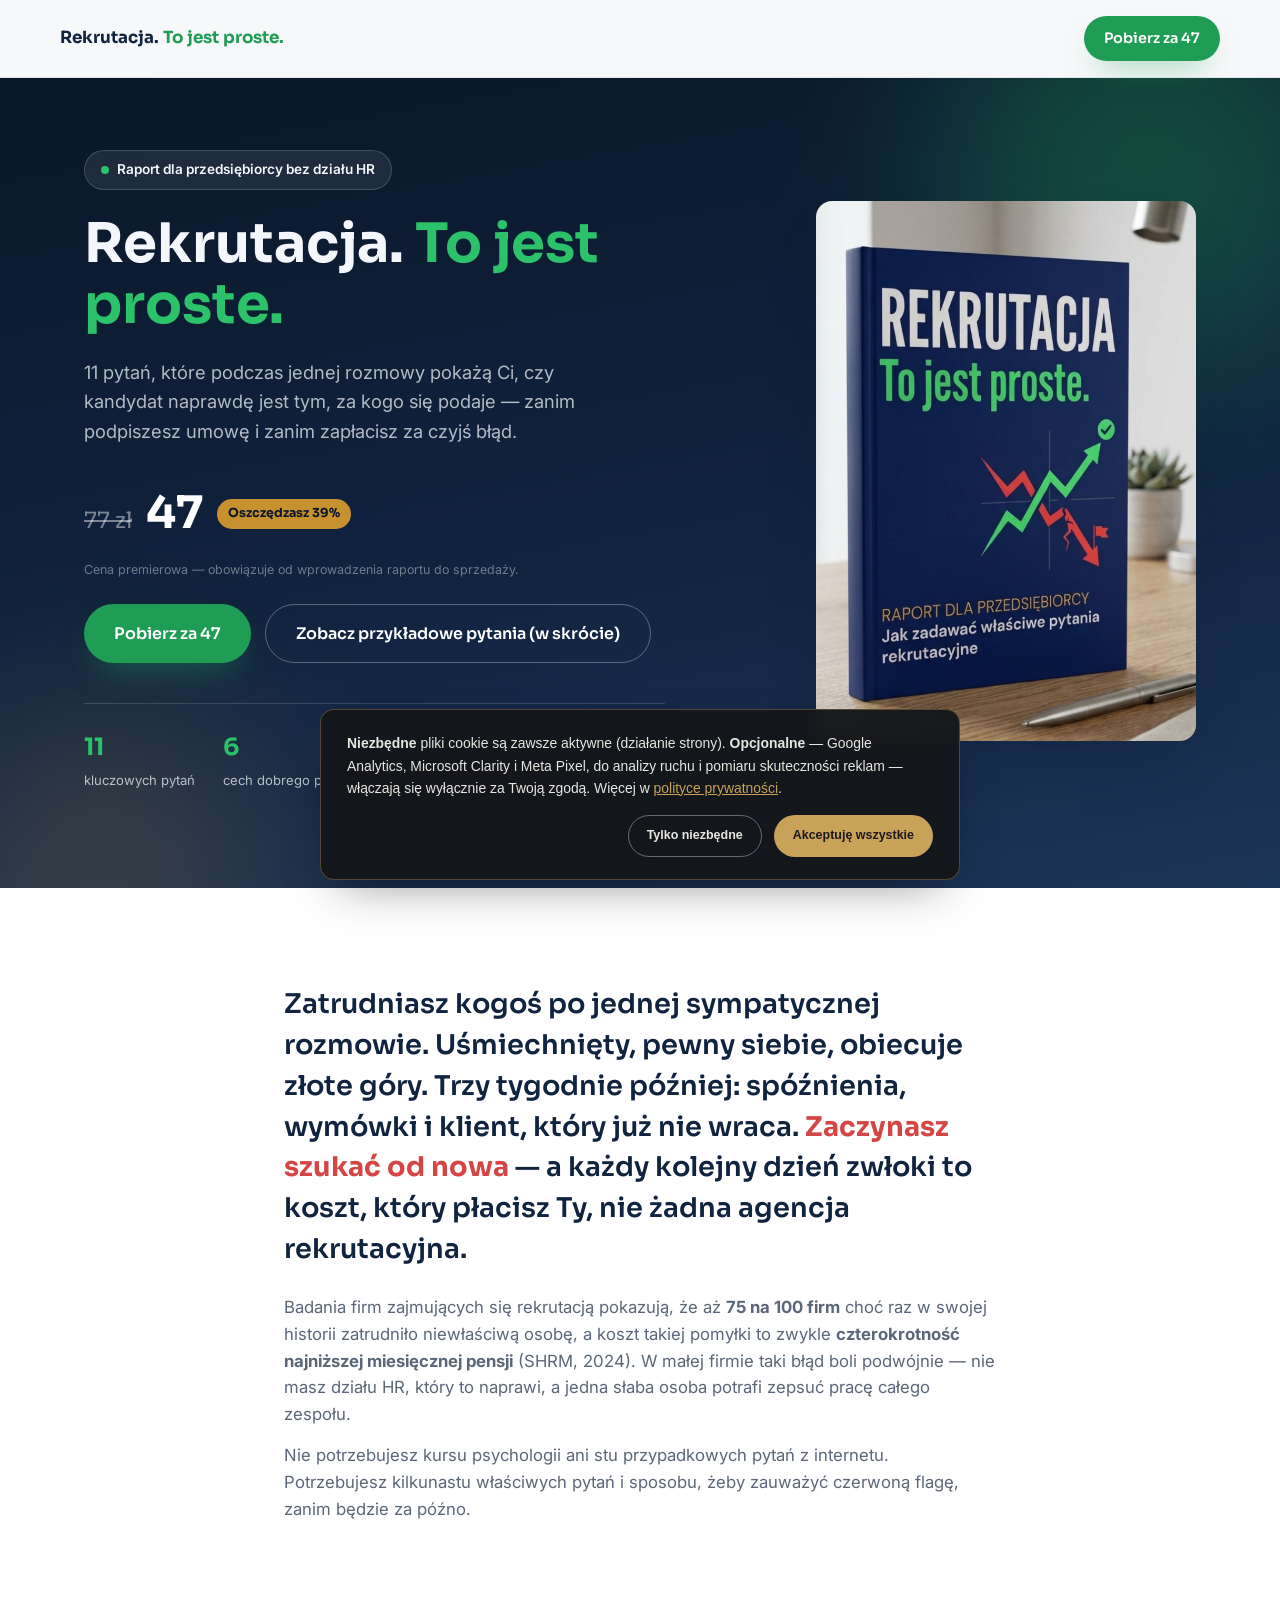
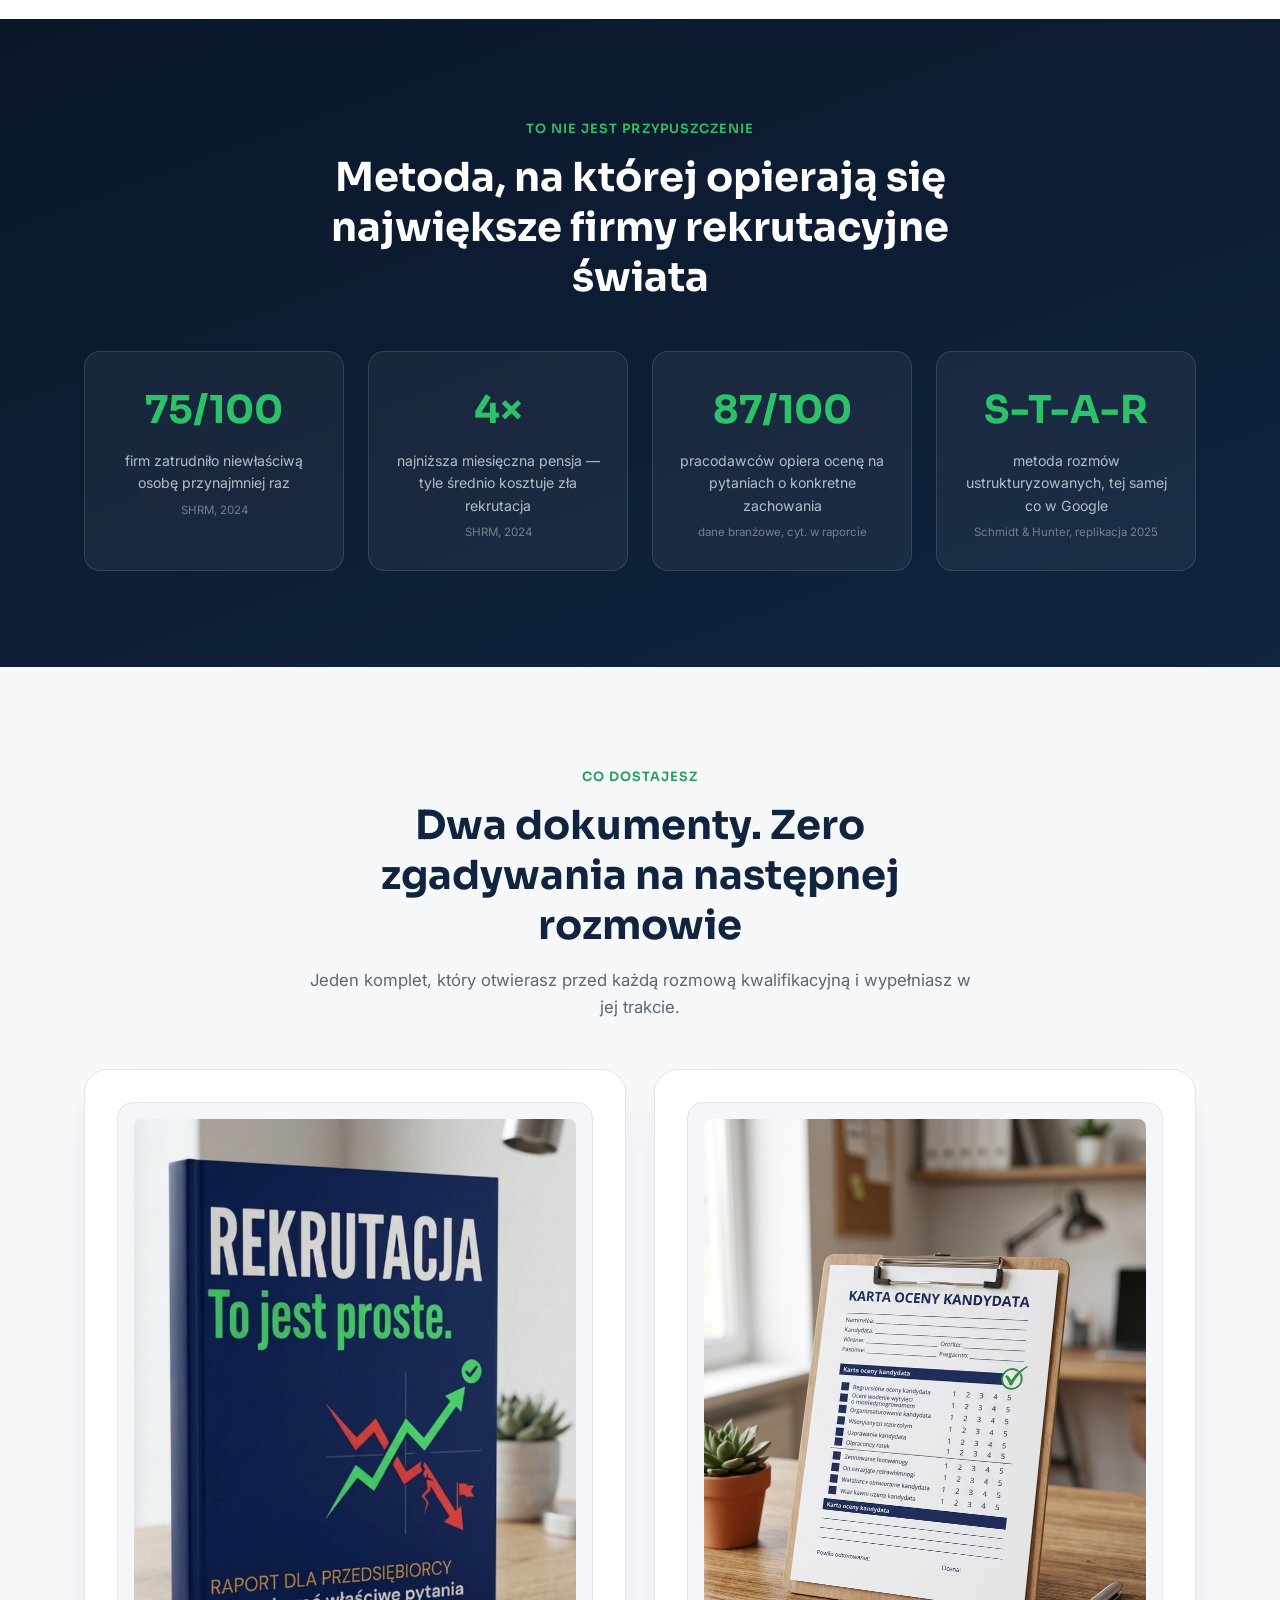
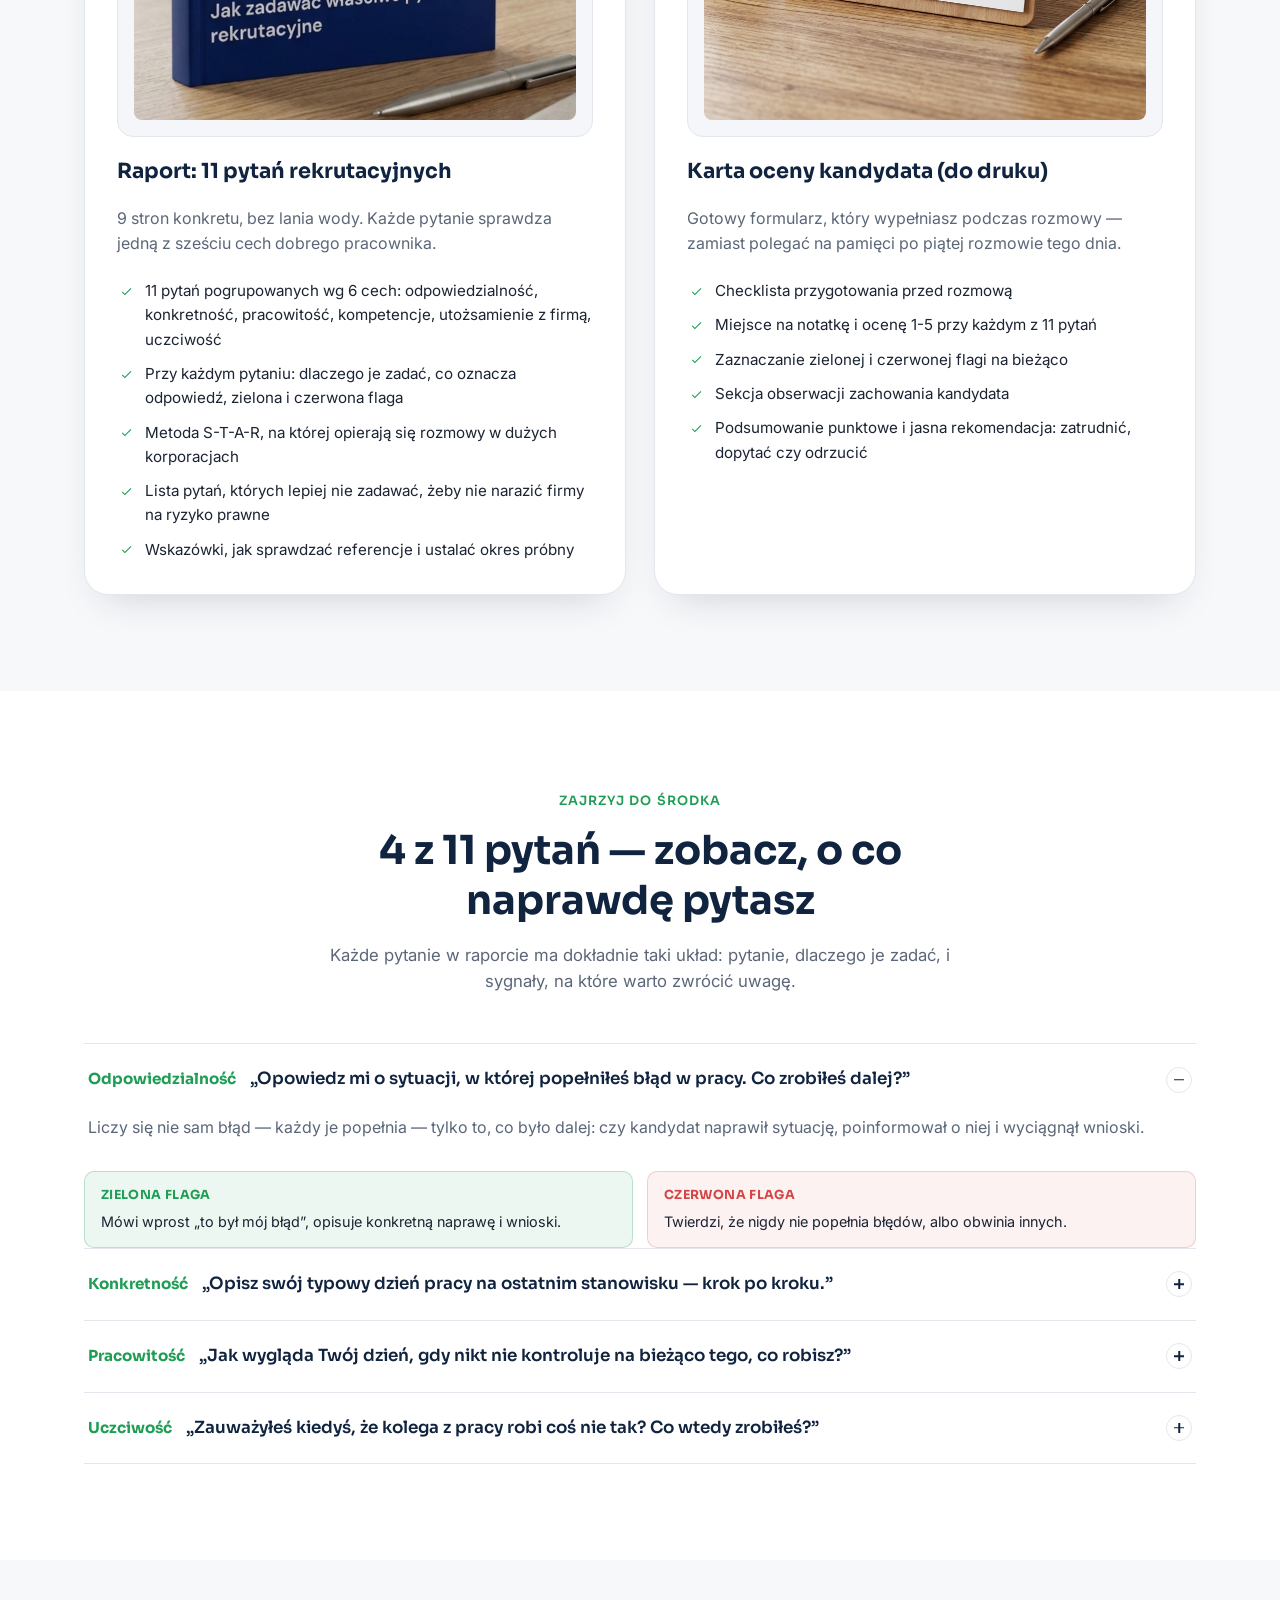
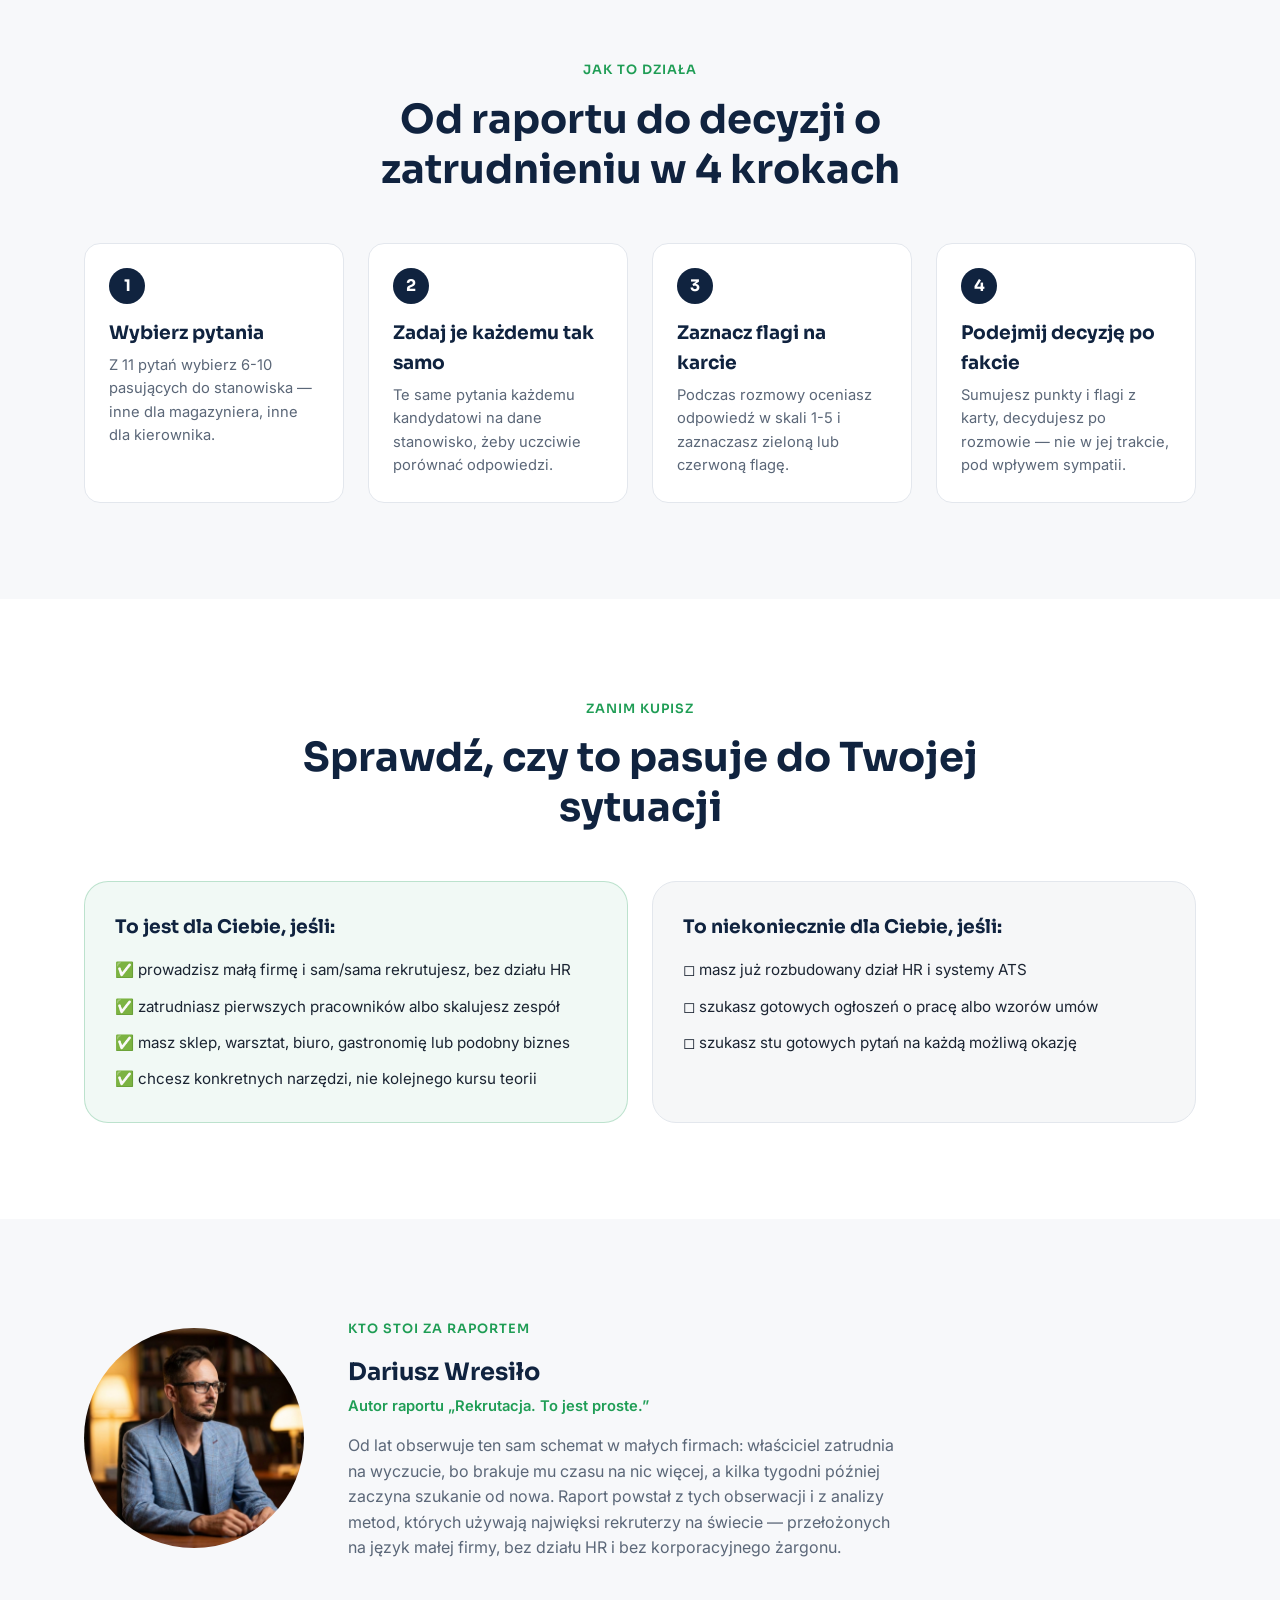
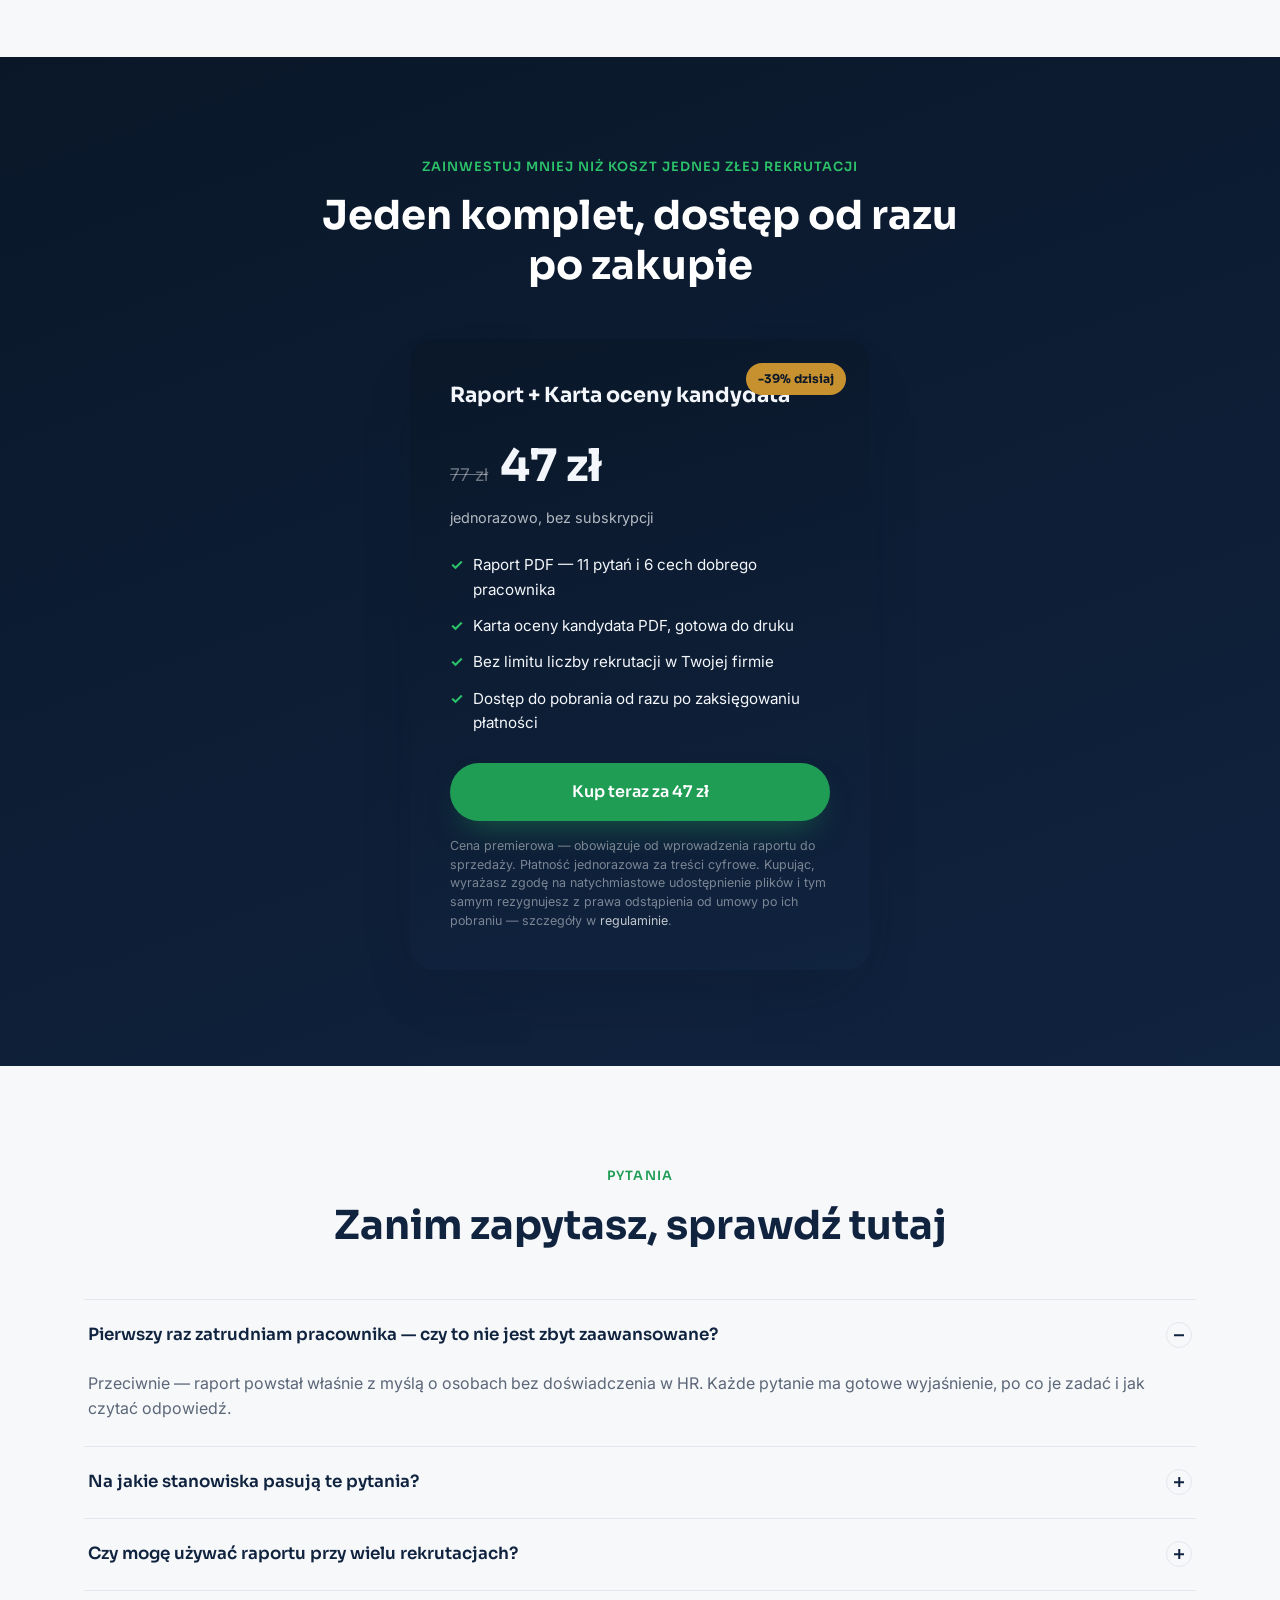
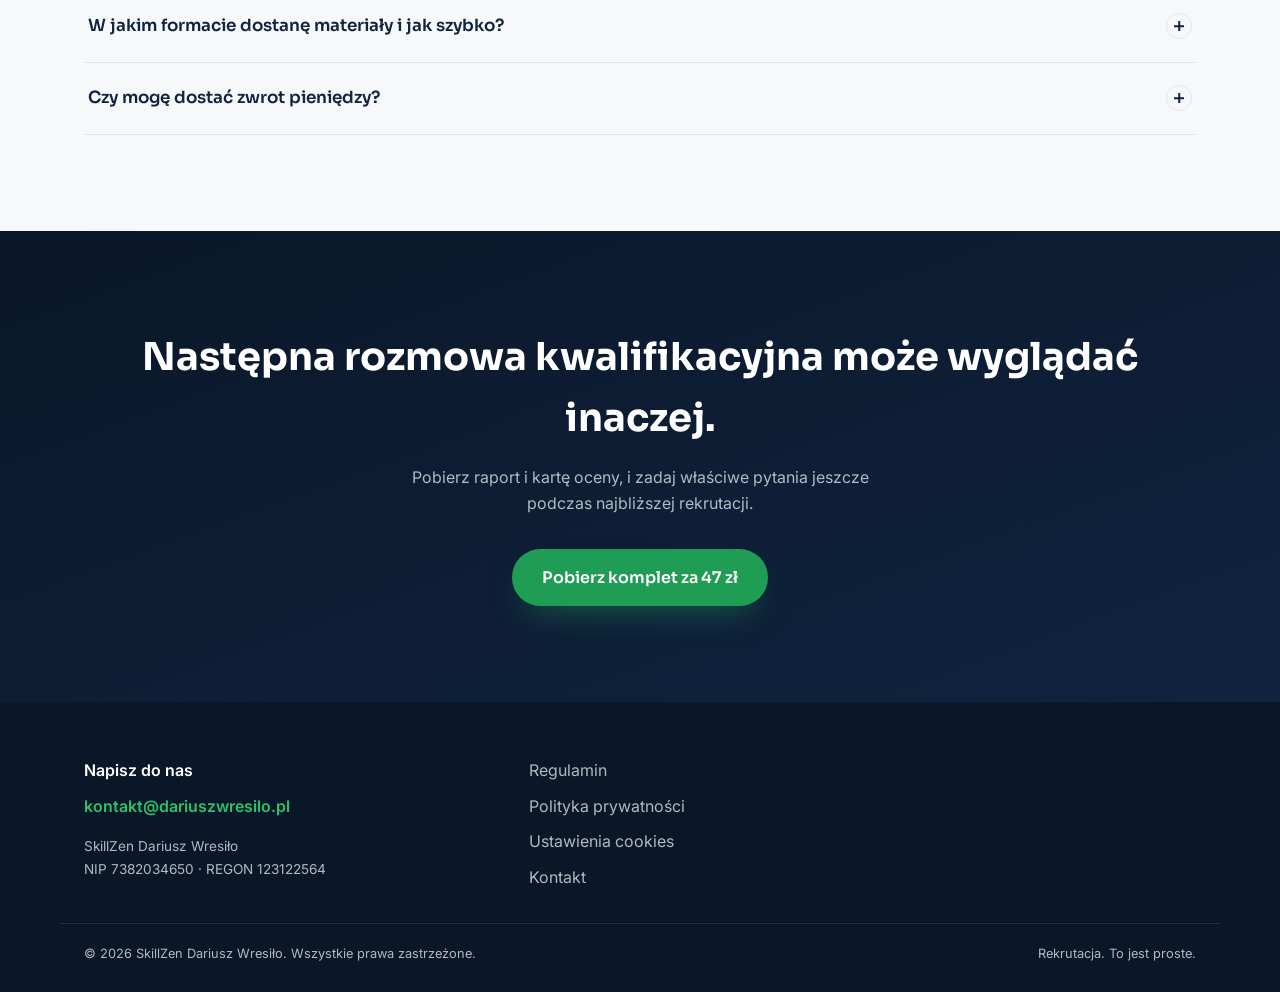
<file: rekrutacja/index.html>
<!DOCTYPE html>
<html lang="pl">
<head>
  <meta charset="UTF-8" />
  <script>
  window.dataLayer = window.dataLayer || [];
  function gtag(){ dataLayer.push(arguments); }
  gtag('consent', 'default', {
    'analytics_storage': 'denied',
    'ad_storage': 'denied',
    'ad_user_data': 'denied',
    'ad_personalization': 'denied'
  });
  if(localStorage.getItem('cookie_consent') === 'granted'){
    gtag('consent', 'default', { 'analytics_storage': 'granted' });
  }
  </script>
  <script async src="https://www.googletagmanager.com/gtag/js?id=G-LL1Z4GLF9W"></script>
  <script>
  gtag('js', new Date());
  gtag('config', 'G-LL1Z4GLF9W');
  </script>
  <meta name="viewport" content="width=device-width, initial-scale=1.0" />
  <title>Rekrutacja. To jest proste. — Raport i karta oceny kandydata dla przedsiębiorcy</title>
  <meta
    name="description"
    content="11 kluczowych pytań rekrutacyjnych i gotowa karta oceny kandydata do druku. Dla właścicieli małych firm bez działu HR. Raport PDF, dostęp od razu po zakupie, 47 zł zamiast 77 zł."
  />

  <link rel="preconnect" href="https://fonts.googleapis.com" />
  <link rel="preconnect" href="https://fonts.gstatic.com" crossorigin />
  <link
    href="https://fonts.googleapis.com/css2?family=Sora:wght@400;600;700&family=Inter:wght@400;500;600;700&display=swap"
    rel="stylesheet"
  />

  <link rel="stylesheet" href="styles.css" />
</head>
<body>
  <a class="skip-link" href="#glowna-tresc">Przejdź do treści</a>

  <!-- ==================== HEADER ==================== -->
  <header class="site-header">
    <div class="container site-header__inner">
      <a class="site-header__logo" href="#hero">Rekrutacja. <span>To jest proste.</span></a>
      <a class="btn btn--primary btn--sm site-header__cta" href="https://www.naffy.io/dariusz-wresilo/rekrutacja-to-jest-proste-gwb" target="_blank" rel="noopener" onclick="trackCheckout('Rekrutacja — raport', 47)">Pobierz za 47</a>
    </div>
  </header>

  <main id="glowna-tresc">
    <!-- ==================== HERO ==================== -->
    <section class="hero" id="hero" aria-label="Sekcja powitalna">
      <div class="hero__glow hero__glow--green" aria-hidden="true"></div>
      <div class="hero__glow hero__glow--gold" aria-hidden="true"></div>

      <div class="container hero__grid">
        <div class="hero__content reveal">
          <span class="badge">
            <span class="badge__dot" aria-hidden="true"></span>
            Raport dla przedsiębiorcy bez działu HR
          </span>

          <h1 class="hero__title">
            Rekrutacja. <span class="hero__highlight">To jest proste.</span>
          </h1>

          <p class="hero__subtitle">
            11 pytań, które podczas jednej rozmowy pokażą Ci, czy kandydat
            naprawdę jest tym, za kogo się podaje — zanim podpiszesz umowę
            i zanim zapłacisz za czyjś błąd.
          </p>

          <div class="hero__price-row">
            <span class="hero__price-old">77 zł</span>
            <span class="hero__price-new">47</span>
            <span class="hero__price-badge">Oszczędzasz 39%</span>
          </div>
          <p class="hero__premiere-note">Cena premierowa — obowiązuje od wprowadzenia raportu do sprzedaży.</p>

          <div class="hero__actions">
            <a class="btn btn--primary magnetic" href="https://www.naffy.io/dariusz-wresilo/rekrutacja-to-jest-proste-gwb" target="_blank" rel="noopener" onclick="trackCheckout('Rekrutacja — raport', 47)">Pobierz za 47</a>
            <a class="btn btn--secondary magnetic" href="#pytania">Zobacz przykładowe pytania (w skrócie)</a>
          </div>

          <div class="hero__trust">
            <div class="trust-item">
              <span class="trust-item__value">11</span>
              <span class="trust-item__label">kluczowych pytań</span>
            </div>
            <div class="trust-item">
              <span class="trust-item__value">6</span>
              <span class="trust-item__label">cech dobrego pracownika</span>
            </div>
            <div class="trust-item">
              <span class="trust-item__value">2</span>
              <span class="trust-item__label">gotowe dokumenty PDF</span>
            </div>
          </div>
        </div>

        <div class="hero__mockup reveal">
          <img
            class="hero__cover-img"
            src="assets/img/raport-cover.jpg"
            alt="Okładka raportu Rekrutacja. To jest proste. — raport dla przedsiębiorcy o zadawaniu właściwych pytań rekrutacyjnych"
            width="1000"
            height="1420"
          />
        </div>
      </div>
    </section>

    <!-- ==================== PROBLEM / STORY ==================== -->
    <section class="section section--alt" aria-label="Problem złej rekrutacji">
      <div class="container story reveal">
        <p class="story__quote">
          Zatrudniasz kogoś po jednej sympatycznej rozmowie. Uśmiechnięty,
          pewny siebie, obiecuje złote góry. Trzy tygodnie później: spóźnienia,
          wymówki i klient, który już nie wraca. <mark class="bad" style="color:var(--color-red)">Zaczynasz szukać od nowa</mark> —
          a każdy kolejny dzień zwłoki to koszt, który płacisz Ty, nie
          żadna agencja rekrutacyjna.
        </p>
        <p class="story__body">
          Badania firm zajmujących się rekrutacją pokazują, że aż
          <strong>75 na 100 firm</strong> choć raz w swojej historii zatrudniło
          niewłaściwą osobę, a koszt takiej pomyłki to zwykle
          <strong>czterokrotność najniższej miesięcznej pensji</strong> (SHRM, 2024).
          W małej firmie taki błąd boli podwójnie — nie masz działu HR, który
          to naprawi, a jedna słaba osoba potrafi zepsuć pracę całego zespołu.
        </p>
        <p class="story__body">
          Nie potrzebujesz kursu psychologii ani stu przypadkowych pytań
          z internetu. Potrzebujesz kilkunastu właściwych pytań i sposobu,
          żeby zauważyć czerwoną flagę, zanim będzie za późno.
        </p>
      </div>
    </section>

    <!-- ==================== STATYSTYKI / AUTORYTET ==================== -->
    <section class="section section--navy" aria-label="Dane i badania">
      <div class="container">
        <div class="section__head reveal">
          <span class="section__eyebrow">To nie jest przypuszczenie</span>
          <h2 class="section__title">Metoda, na której opierają się największe firmy rekrutacyjne świata</h2>
        </div>

        <div class="stats-grid reveal">
          <div class="stat">
            <div class="stat__value">75/100</div>
            <p class="stat__label">firm zatrudniło niewłaściwą osobę przynajmniej raz</p>
            <span class="stat__source">SHRM, 2024</span>
          </div>
          <div class="stat">
            <div class="stat__value">4×</div>
            <p class="stat__label">najniższa miesięczna pensja — tyle średnio kosztuje zła rekrutacja</p>
            <span class="stat__source">SHRM, 2024</span>
          </div>
          <div class="stat">
            <div class="stat__value">87/100</div>
            <p class="stat__label">pracodawców opiera ocenę na pytaniach o konkretne zachowania</p>
            <span class="stat__source">dane branżowe, cyt. w raporcie</span>
          </div>
          <div class="stat">
            <div class="stat__value">S-T-A-R</div>
            <p class="stat__label">metoda rozmów ustrukturyzowanych, tej samej co w Google</p>
            <span class="stat__source">Schmidt &amp; Hunter, replikacja 2025</span>
          </div>
        </div>
      </div>
    </section>

    <!-- ==================== OFERTA ==================== -->
    <section class="section" id="oferta" aria-label="Co znajdziesz w pakiecie">
      <div class="container">
        <div class="section__head reveal">
          <span class="section__eyebrow">Co dostajesz</span>
          <h2 class="section__title">Dwa dokumenty. Zero zgadywania na następnej rozmowie</h2>
          <p class="section__subtitle">
            Jeden komplet, który otwierasz przed każdą rozmową kwalifikacyjną
            i wypełniasz w jej trakcie.
          </p>
        </div>

        <div class="cards-grid">
          <article class="card reveal">
            <div class="card__mockup">
              <img src="assets/img/raport-cover.jpg" alt="Okładka raportu Rekrutacja. To jest proste." loading="lazy" />
            </div>
            <h3 class="card__title">Raport: 11 pytań rekrutacyjnych</h3>
            <p class="card__desc">
              9 stron konkretu, bez lania wody. Każde pytanie sprawdza jedną
              z sześciu cech dobrego pracownika.
            </p>
            <ul class="card__list">
              <li>11 pytań pogrupowanych wg 6 cech: odpowiedzialność, konkretność, pracowitość, kompetencje, utożsamienie z firmą, uczciwość</li>
              <li>Przy każdym pytaniu: dlaczego je zadać, co oznacza odpowiedź, zielona i czerwona flaga</li>
              <li>Metoda S-T-A-R, na której opierają się rozmowy w dużych korporacjach</li>
              <li>Lista pytań, których lepiej nie zadawać, żeby nie narazić firmy na ryzyko prawne</li>
              <li>Wskazówki, jak sprawdzać referencje i ustalać okres próbny</li>
            </ul>
          </article>

          <article class="card reveal">
            <div class="card__mockup">
              <img src="assets/img/karta-mockup.png" alt="Karta oceny kandydata do druku, formularz z pytaniami i skalą ocen" loading="lazy" />
            </div>
            <h3 class="card__title">Karta oceny kandydata (do druku)</h3>
            <p class="card__desc">
              Gotowy formularz, który wypełniasz podczas rozmowy — zamiast
              polegać na pamięci po piątej rozmowie tego dnia.
            </p>
            <ul class="card__list">
              <li>Checklista przygotowania przed rozmową</li>
              <li>Miejsce na notatkę i ocenę 1-5 przy każdym z 11 pytań</li>
              <li>Zaznaczanie zielonej i czerwonej flagi na bieżąco</li>
              <li>Sekcja obserwacji zachowania kandydata</li>
              <li>Podsumowanie punktowe i jasna rekomendacja: zatrudnić, dopytać czy odrzucić</li>
            </ul>
          </article>
        </div>
      </div>
    </section>

    <!-- ==================== PRZYKŁADOWE PYTANIA ==================== -->
    <section class="section section--alt" id="pytania" aria-label="Przykładowe pytania z raportu">
      <div class="container">
        <div class="section__head reveal">
          <span class="section__eyebrow">Zajrzyj do środka</span>
          <h2 class="section__title">4 z 11 pytań — zobacz, o co naprawdę pytasz</h2>
          <p class="section__subtitle">
            Każde pytanie w raporcie ma dokładnie taki układ: pytanie,
            dlaczego je zadać, i sygnały, na które warto zwrócić uwagę.
          </p>
        </div>

        <div class="accordion reveal">
          <div class="accordion-item is-active">
            <button class="accordion-item__header" aria-expanded="true">
              <span class="accordion-item__title-wrap">
                <span class="accordion-item__number">Odpowiedzialność</span>
                <span class="accordion-item__title">„Opowiedz mi o sytuacji, w której popełniłeś błąd w pracy. Co zrobiłeś dalej?”</span>
              </span>
              <span class="accordion-item__icon" aria-hidden="true"></span>
            </button>
            <div class="accordion-item__content">
              <div class="accordion-item__content-inner">
                <p class="accordion-item__body">
                  Liczy się nie sam błąd — każdy je popełnia — tylko to, co
                  było dalej: czy kandydat naprawił sytuację, poinformował
                  o niej i wyciągnął wnioski.
                </p>
                <div class="flags">
                  <div class="flag flag--green">
                    <span class="flag__label">Zielona flaga</span>
                    Mówi wprost „to był mój błąd”, opisuje konkretną naprawę i wnioski.
                  </div>
                  <div class="flag flag--red">
                    <span class="flag__label">Czerwona flaga</span>
                    Twierdzi, że nigdy nie popełnia błędów, albo obwinia innych.
                  </div>
                </div>
              </div>
            </div>
          </div>

          <div class="accordion-item">
            <button class="accordion-item__header" aria-expanded="false">
              <span class="accordion-item__title-wrap">
                <span class="accordion-item__number">Konkretność</span>
                <span class="accordion-item__title">„Opisz swój typowy dzień pracy na ostatnim stanowisku — krok po kroku.”</span>
              </span>
              <span class="accordion-item__icon" aria-hidden="true"></span>
            </button>
            <div class="accordion-item__content">
              <div class="accordion-item__content-inner">
                <p class="accordion-item__body">
                  Liczy się poziom szczegółu: godziny, narzędzia, konkretne
                  czynności. Brak szczegółów często oznacza, że doświadczenie
                  jest mniejsze, niż sugeruje CV.
                </p>
                <div class="flags">
                  <div class="flag flag--green">
                    <span class="flag__label">Zielona flaga</span>
                    Opisuje konkretne czynności, narzędzia, przybliżone liczby.
                  </div>
                  <div class="flag flag--red">
                    <span class="flag__label">Czerwona flaga</span>
                    „Robiłem różne rzeczy” — bez konkretów, mimo dopytywania.
                  </div>
                </div>
              </div>
            </div>
          </div>

          <div class="accordion-item">
            <button class="accordion-item__header" aria-expanded="false">
              <span class="accordion-item__title-wrap">
                <span class="accordion-item__number">Pracowitość</span>
                <span class="accordion-item__title">„Jak wygląda Twój dzień, gdy nikt nie kontroluje na bieżąco tego, co robisz?”</span>
              </span>
              <span class="accordion-item__icon" aria-hidden="true"></span>
            </button>
            <div class="accordion-item__content">
              <div class="accordion-item__content-inner">
                <p class="accordion-item__body">
                  Sprawdza samodyscyplinę. Dobry pracownik pracuje tak samo,
                  gdy nikt nie patrzy, jak wtedy, gdy szef stoi obok.
                </p>
                <div class="flags">
                  <div class="flag flag--green">
                    <span class="flag__label">Zielona flaga</span>
                    Opisuje konkretny plan dnia i priorytety bez czekania na polecenia.
                  </div>
                  <div class="flag flag--red">
                    <span class="flag__label">Czerwona flaga</span>
                    Sugeruje, że bez nadzoru pracuje wolniej albo czeka na instrukcje.
                  </div>
                </div>
              </div>
            </div>
          </div>

          <div class="accordion-item">
            <button class="accordion-item__header" aria-expanded="false">
              <span class="accordion-item__title-wrap">
                <span class="accordion-item__number">Uczciwość</span>
                <span class="accordion-item__title">„Zauważyłeś kiedyś, że kolega z pracy robi coś nie tak? Co wtedy zrobiłeś?”</span>
              </span>
              <span class="accordion-item__icon" aria-hidden="true"></span>
            </button>
            <div class="accordion-item__content">
              <div class="accordion-item__content-inner">
                <p class="accordion-item__body">
                  Nie chodzi o donosicielstwo, tylko o to, czy kandydat ma
                  jasne poczucie, co jest w porządku, a co nie.
                </p>
                <div class="flags">
                  <div class="flag flag--green">
                    <span class="flag__label">Zielona flaga</span>
                    Mówi wprost, że zareagował, i tłumaczy, dlaczego to było ważne.
                  </div>
                  <div class="flag flag--red">
                    <span class="flag__label">Czerwona flaga</span>
                    „To nie moja sprawa” albo bagatelizowanie tematu.
                  </div>
                </div>
              </div>
            </div>
          </div>
        </div>
      </div>
    </section>

    <!-- ==================== METODA ==================== -->
    <section class="section" aria-label="Jak korzystać z raportu">
      <div class="container">
        <div class="section__head reveal">
          <span class="section__eyebrow">Jak to działa</span>
          <h2 class="section__title">Od raportu do decyzji o zatrudnieniu w 4 krokach</h2>
        </div>

        <div class="steps reveal">
          <div class="step">
            <span class="step__letter">1</span>
            <h3 class="step__title">Wybierz pytania</h3>
            <p class="step__desc">Z 11 pytań wybierz 6-10 pasujących do stanowiska — inne dla magazyniera, inne dla kierownika.</p>
          </div>
          <div class="step">
            <span class="step__letter">2</span>
            <h3 class="step__title">Zadaj je każdemu tak samo</h3>
            <p class="step__desc">Te same pytania każdemu kandydatowi na dane stanowisko, żeby uczciwie porównać odpowiedzi.</p>
          </div>
          <div class="step">
            <span class="step__letter">3</span>
            <h3 class="step__title">Zaznacz flagi na karcie</h3>
            <p class="step__desc">Podczas rozmowy oceniasz odpowiedź w skali 1-5 i zaznaczasz zieloną lub czerwoną flagę.</p>
          </div>
          <div class="step">
            <span class="step__letter">4</span>
            <h3 class="step__title">Podejmij decyzję po fakcie</h3>
            <p class="step__desc">Sumujesz punkty i flagi z karty, decydujesz po rozmowie — nie w jej trakcie, pod wpływem sympatii.</p>
          </div>
        </div>
      </div>
    </section>

    <!-- ==================== DLA KOGO ==================== -->
    <section class="section section--alt" aria-label="Dla kogo jest ten raport">
      <div class="container">
        <div class="section__head reveal">
          <span class="section__eyebrow">Zanim kupisz</span>
          <h2 class="section__title">Sprawdź, czy to pasuje do Twojej sytuacji</h2>
        </div>

        <div class="audience-grid reveal">
          <div class="audience-card audience-card--yes">
            <h3>To jest dla Ciebie, jeśli:</h3>
            <ul>
              <li>✅ prowadzisz małą firmę i sam/sama rekrutujesz, bez działu HR</li>
              <li>✅ zatrudniasz pierwszych pracowników albo skalujesz zespół</li>
              <li>✅ masz sklep, warsztat, biuro, gastronomię lub podobny biznes</li>
              <li>✅ chcesz konkretnych narzędzi, nie kolejnego kursu teorii</li>
            </ul>
          </div>
          <div class="audience-card audience-card--no">
            <h3>To niekoniecznie dla Ciebie, jeśli:</h3>
            <ul>
              <li>◻ masz już rozbudowany dział HR i systemy ATS</li>
              <li>◻ szukasz gotowych ogłoszeń o pracę albo wzorów umów</li>
              <li>◻ szukasz stu gotowych pytań na każdą możliwą okazję</li>
            </ul>
          </div>
        </div>
      </div>
    </section>

    <!-- ==================== O AUTORZE ==================== -->
    <section class="section about" aria-label="O autorze">
      <div class="container about__grid reveal">
        <div class="about__portrait">
          <img src="assets/img/autor-portret.jpg" alt="Dariusz Wresiło, autor raportu Rekrutacja. To jest proste." loading="lazy" />
        </div>

        <div class="about__info">
          <span class="section__eyebrow">Kto stoi za raportem</span>
          <h2 class="about__name">Dariusz Wresiło</h2>
          <p class="about__role">Autor raportu „Rekrutacja. To jest proste.”</p>
          <p class="about__desc">
            Od lat obserwuje ten sam schemat w małych firmach: właściciel
            zatrudnia na wyczucie, bo brakuje mu czasu na nic więcej, a kilka
            tygodni później zaczyna szukanie od nowa. Raport powstał z tych
            obserwacji i z analizy metod, których używają najwięksi rekruterzy
            na świecie — przełożonych na język małej firmy, bez działu HR
            i bez korporacyjnego żargonu.
          </p>
        </div>
      </div>
    </section>

    <!-- ==================== CENNIK ==================== -->
    <section class="section section--navy" id="cennik" aria-label="Cennik">
      <div class="container">
        <div class="section__head reveal">
          <span class="section__eyebrow">Zainwestuj mniej niż koszt jednej złej rekrutacji</span>
          <h2 class="section__title">Jeden komplet, dostęp od razu po zakupie</h2>
        </div>

        <div class="pricing-wrap reveal">
          <article class="price-card">
            <span class="price-card__badge">-39% dzisiaj</span>
            <h3 class="price-card__name">Raport + Karta oceny kandydata</h3>
            <div class="price-card__price-row">
              <span class="price-card__old">77 zł</span>
              <span class="price-card__value">47 zł</span>
            </div>
            <p class="price-card__period">jednorazowo, bez subskrypcji</p>
            <ul class="price-card__features">
              <li>Raport PDF — 11 pytań i 6 cech dobrego pracownika</li>
              <li>Karta oceny kandydata PDF, gotowa do druku</li>
              <li>Bez limitu liczby rekrutacji w Twojej firmie</li>
              <li>Dostęp do pobrania od razu po zaksięgowaniu płatności</li>
            </ul>
            <a class="btn btn--primary btn--block magnetic" href="https://www.naffy.io/dariusz-wresilo/rekrutacja-to-jest-proste-gwb" target="_blank" rel="noopener" onclick="trackCheckout('Rekrutacja — raport', 47)">Kup teraz za 47 zł</a>
            <p class="price-card__fineprint">
              Cena premierowa — obowiązuje od wprowadzenia raportu do sprzedaży.
              Płatność jednorazowa za treści cyfrowe. Kupując, wyrażasz zgodę
              na natychmiastowe udostępnienie plików i tym samym rezygnujesz
              z prawa odstąpienia od umowy po ich pobraniu — szczegóły
              w <a href="regulamin.html" style="color:rgba(255,255,255,0.75)">regulaminie</a>.
            </p>
          </article>
        </div>
      </div>
    </section>

    <!-- ==================== FAQ ==================== -->
    <section class="section" id="faq" aria-label="Najczęstsze pytania">
      <div class="container">
        <div class="section__head reveal">
          <span class="section__eyebrow">Pytania</span>
          <h2 class="section__title">Zanim zapytasz, sprawdź tutaj</h2>
        </div>

        <div class="accordion reveal">
          <div class="accordion-item is-active">
            <button class="accordion-item__header" aria-expanded="true">
              <span class="accordion-item__title">Pierwszy raz zatrudniam pracownika — czy to nie jest zbyt zaawansowane?</span>
              <span class="accordion-item__icon" aria-hidden="true"></span>
            </button>
            <div class="accordion-item__content">
              <div class="accordion-item__content-inner">
                <p class="accordion-item__body">
                  Przeciwnie — raport powstał właśnie z myślą o osobach bez
                  doświadczenia w HR. Każde pytanie ma gotowe wyjaśnienie,
                  po co je zadać i jak czytać odpowiedź.
                </p>
              </div>
            </div>
          </div>

          <div class="accordion-item">
            <button class="accordion-item__header" aria-expanded="false">
              <span class="accordion-item__title">Na jakie stanowiska pasują te pytania?</span>
              <span class="accordion-item__icon" aria-hidden="true"></span>
            </button>
            <div class="accordion-item__content">
              <div class="accordion-item__content-inner">
                <p class="accordion-item__body">
                  Pytania są uniwersalne — wybierasz 6-10 z 11, które pasują
                  do konkretnego stanowiska. Inny zestaw sprawdzi się przy
                  magazynierze, inny przy kierowniku zmiany.
                </p>
              </div>
            </div>
          </div>

          <div class="accordion-item">
            <button class="accordion-item__header" aria-expanded="false">
              <span class="accordion-item__title">Czy mogę używać raportu przy wielu rekrutacjach?</span>
              <span class="accordion-item__icon" aria-hidden="true"></span>
            </button>
            <div class="accordion-item__content">
              <div class="accordion-item__content-inner">
                <p class="accordion-item__body">
                  Tak, bez limitu — w ramach własnej firmy możesz z niego
                  korzystać przy dowolnej liczbie rozmów. Nie wolno go
                  odsprzedawać ani publikować w całości lub większych
                  fragmentach bez zgody autora.
                </p>
              </div>
            </div>
          </div>

          <div class="accordion-item">
            <button class="accordion-item__header" aria-expanded="false">
              <span class="accordion-item__title">W jakim formacie dostanę materiały i jak szybko?</span>
              <span class="accordion-item__icon" aria-hidden="true"></span>
            </button>
            <div class="accordion-item__content">
              <div class="accordion-item__content-inner">
                <p class="accordion-item__body">
                  Dwa pliki PDF — raport i karta oceny do druku. Link do
                  pobrania dostajesz od razu po zaksięgowaniu płatności,
                  na adres e-mail podany przy zakupie.
                </p>
              </div>
            </div>
          </div>

          <div class="accordion-item">
            <button class="accordion-item__header" aria-expanded="false">
              <span class="accordion-item__title">Czy mogę dostać zwrot pieniędzy?</span>
              <span class="accordion-item__icon" aria-hidden="true"></span>
            </button>
            <div class="accordion-item__content">
              <div class="accordion-item__content-inner">
                <p class="accordion-item__body">
                  To treść cyfrowa dostarczana natychmiast po zakupie, dlatego
                  zgodnie z ustawą o prawach konsumenta (art. 38 pkt 13)
                  prawo odstąpienia od umowy nie przysługuje po rozpoczęciu
                  pobierania plików. Jeśli wystąpi problem techniczny
                  z dostępem do plików, napisz na
                  <a href="mailto:kontakt@dariuszwresilo.pl">kontakt@dariuszwresilo.pl</a> — pomożemy.
                </p>
              </div>
            </div>
          </div>
        </div>
      </div>
    </section>

    <!-- ==================== CTA FINALNE ==================== -->
    <section class="cta-final section section--navy" aria-label="Ostatnie wezwanie do działania">
      <div class="container">
        <div class="reveal">
          <h2 class="cta-final__title">Następna rozmowa kwalifikacyjna może wyglądać inaczej.</h2>
          <p class="cta-final__subtitle">
            Pobierz raport i kartę oceny, i zadaj właściwe pytania jeszcze
            podczas najbliższej rekrutacji.
          </p>
          <a class="btn btn--primary magnetic" href="https://www.naffy.io/dariusz-wresilo/rekrutacja-to-jest-proste-gwb" target="_blank" rel="noopener" onclick="trackCheckout('Rekrutacja — raport', 47)">Pobierz komplet za 47 zł</a>
        </div>
      </div>
    </section>
  </main>

  <!-- ==================== STOPKA ==================== -->
  <footer class="site-footer">
    <div class="container footer__grid">
      <div>
        <p class="footer__lead">Napisz do nas</p>
        <a class="footer__email" href="mailto:kontakt@dariuszwresilo.pl">kontakt@dariuszwresilo.pl</a>
        <p class="footer__company" style="margin-top:16px;">
          SkillZen Dariusz Wresiło<br />
          NIP 7382034650 · REGON 123122564
        </p>
      </div>

      <nav class="footer__links" aria-label="Odnośniki prawne">
        <a href="regulamin.html">Regulamin</a>
        <a href="polityka-prywatnosci.html">Polityka prywatności</a>
        <a href="#" class="cookie-settings-link">Ustawienia cookies</a>
        <a href="mailto:kontakt@dariuszwresilo.pl">Kontakt</a>
      </nav>
    </div>

    <div class="container footer__bottom">
      <span>© 2026 SkillZen Dariusz Wresiło. Wszystkie prawa zastrzeżone.</span>
      <span>Rekrutacja. To jest proste.</span>
    </div>
  </footer>

  <!-- ==================== STICKY MOBILE CTA ==================== -->
  <div class="sticky-cta" role="complementary" aria-label="Szybki zakup">
    <span class="sticky-cta__price"><small>77 zł</small>47 zł</span>
    <a class="btn btn--primary btn--sm" href="https://www.naffy.io/dariusz-wresilo/rekrutacja-to-jest-proste-gwb" target="_blank" rel="noopener" onclick="trackCheckout('Rekrutacja — raport', 47)">Kup teraz</a>
  </div>

  <div class="cc-banner" id="cookieBanner" role="dialog" aria-live="polite" aria-label="Ustawienia plików cookie">
    <div class="cc-banner-inner">
      <p><strong>Niezbędne</strong> pliki cookie są zawsze aktywne (działanie strony). <strong>Opcjonalne</strong> — Google Analytics, Microsoft Clarity i Meta Pixel, do analizy ruchu i pomiaru skuteczności reklam — włączają się wyłącznie za Twoją zgodą. Więcej w <a href="polityka-prywatnosci.html">polityce prywatności</a>.</p>
      <div class="cc-banner-actions">
        <button type="button" class="cc-btn cc-btn-outline" id="cookieNecessaryOnly">Tylko niezbędne</button>
        <button type="button" class="cc-btn cc-btn-accent" id="cookieAcceptAll">Akceptuję wszystkie</button>
      </div>
    </div>
  </div>
  <style>
  .cc-banner{ position:fixed; left:20px; right:20px; bottom:20px; z-index:9999; max-width:640px; margin:0 auto; background:rgba(20,22,26,0.97); backdrop-filter:blur(10px); border:1px solid rgba(201,162,90,0.35); border-radius:14px; padding:22px 26px; box-shadow:0 20px 50px -20px rgba(0,0,0,0.5); transform:translateY(140%); opacity:0; transition:transform .4s ease, opacity .4s ease; pointer-events:none; font-family:-apple-system,BlinkMacSystemFont,"Segoe UI",Roboto,Arial,sans-serif; }
  .cc-banner.is-visible{ transform:translateY(0); opacity:1; pointer-events:auto; }
  .cc-banner-inner p{ font-size:0.87rem; color:#e8e6e1; line-height:1.6; margin:0 0 16px; }
  .cc-banner-inner p a{ color:#c9a25a; text-decoration:underline; }
  .cc-banner-actions{ display:flex; gap:12px; justify-content:flex-end; flex-wrap:wrap; }
  .cc-btn{ font-family:inherit; font-size:0.78rem; font-weight:600; padding:10px 18px; border-radius:999px; cursor:pointer; border:1px solid transparent; transition:opacity .15s; }
  .cc-btn:hover{ opacity:0.85; }
  .cc-btn-outline{ background:transparent; border-color:rgba(232,230,225,0.4); color:#e8e6e1; }
  .cc-btn-accent{ background:#c9a25a; color:#1a1a1a; }
  @media(max-width:600px){ .cc-banner{ left:12px; right:12px; bottom:12px; padding:18px 20px; } .cc-banner-actions{ justify-content:stretch; } .cc-btn{ flex:1; text-align:center; } }
  </style>
  <script>
  (function(){
    var cookieBanner = document.getElementById('cookieBanner');
    var cookieConsent = localStorage.getItem('cookie_consent');

    function loadMetaPixel(){
      if(window.fbq) return;
      var pixelId = '2106886550205962';
      !function(f,b,e,v,n,t,s){if(f.fbq)return;n=f.fbq=function(){n.callMethod?
      n.callMethod.apply(n,arguments):n.queue.push(arguments)};if(!f._fbq)f._fbq=n;
      n.push=n;n.loaded=!0;n.version='2.0';n.queue=[];t=b.createElement(e);t.async=!0;
      t.src=v;s=b.getElementsByTagName(e)[0];s.parentNode.insertBefore(t,s)}(window,
      document,'script','https://connect.facebook.net/en_US/fbevents.js');
      fbq('init', pixelId);
      fbq('track', 'PageView');
      fbq('track', 'ViewContent');
    }
    function loadClarity(){
      if(window.clarity) return;
      (function(c,l,a,r,i,t,y){
        c[a]=c[a]||function(){(c[a].q=c[a].q||[]).push(arguments)};
        t=l.createElement(r);t.async=1;t.src="https://www.clarity.ms/tag/"+i;
        y=l.getElementsByTagName(r)[0];y.parentNode.insertBefore(t,y);
      })(window, document, "clarity", "script", "z472dy9i2h");
    }
    function grantOptionalCookies(){
      gtag('consent', 'update', { 'analytics_storage': 'granted' });
      loadMetaPixel();
      loadClarity();
    }

    // śledzenie kliknięć w przyciski zamówienia — event InitiateCheckout
    window.trackCheckout = function(name, value){
      if(typeof fbq === 'function'){
        fbq('track', 'InitiateCheckout', { content_name: name, currency: 'PLN', value: value });
      }
    };
    if(!cookieConsent){
      setTimeout(function(){ cookieBanner.classList.add('is-visible'); }, 800);
    } else if(cookieConsent === 'granted'){
      grantOptionalCookies();
    }
    document.getElementById('cookieAcceptAll').addEventListener('click', function(){
      localStorage.setItem('cookie_consent', 'granted');
      grantOptionalCookies();
      cookieBanner.classList.remove('is-visible');
    });
    document.getElementById('cookieNecessaryOnly').addEventListener('click', function(){
      localStorage.setItem('cookie_consent', 'denied');
      cookieBanner.classList.remove('is-visible');
    });
    document.querySelectorAll('.cookie-settings-link').forEach(function(link){
      link.addEventListener('click', function(e){ e.preventDefault(); cookieBanner.classList.add('is-visible'); });
    });
  })();
  </script>

  <script src="main.js"></script>
  <script>
  (function(){
    // przekazuje parametry UTM i fbclid z adresu strony do linków zakupowych (naffy.io),
    // żeby panel sprzedaży widział, z jakiej reklamy przyszedł klient
    var params = new URLSearchParams(window.location.search);
    var keys = ['utm_source','utm_medium','utm_campaign','utm_content','utm_term','fbclid'];
    var utm = new URLSearchParams();
    keys.forEach(function(k){ var v = params.get(k); if(v) utm.set(k, v); });
    if(!utm.toString()) return;
    document.querySelectorAll('a[href*="naffy.io"]').forEach(function(link){
      try{
        var url = new URL(link.href);
        utm.forEach(function(v,k){ url.searchParams.set(k, v); });
        link.href = url.toString();
      }catch(e){}
    });
  })();
  </script>
</body>
</html>
</file>
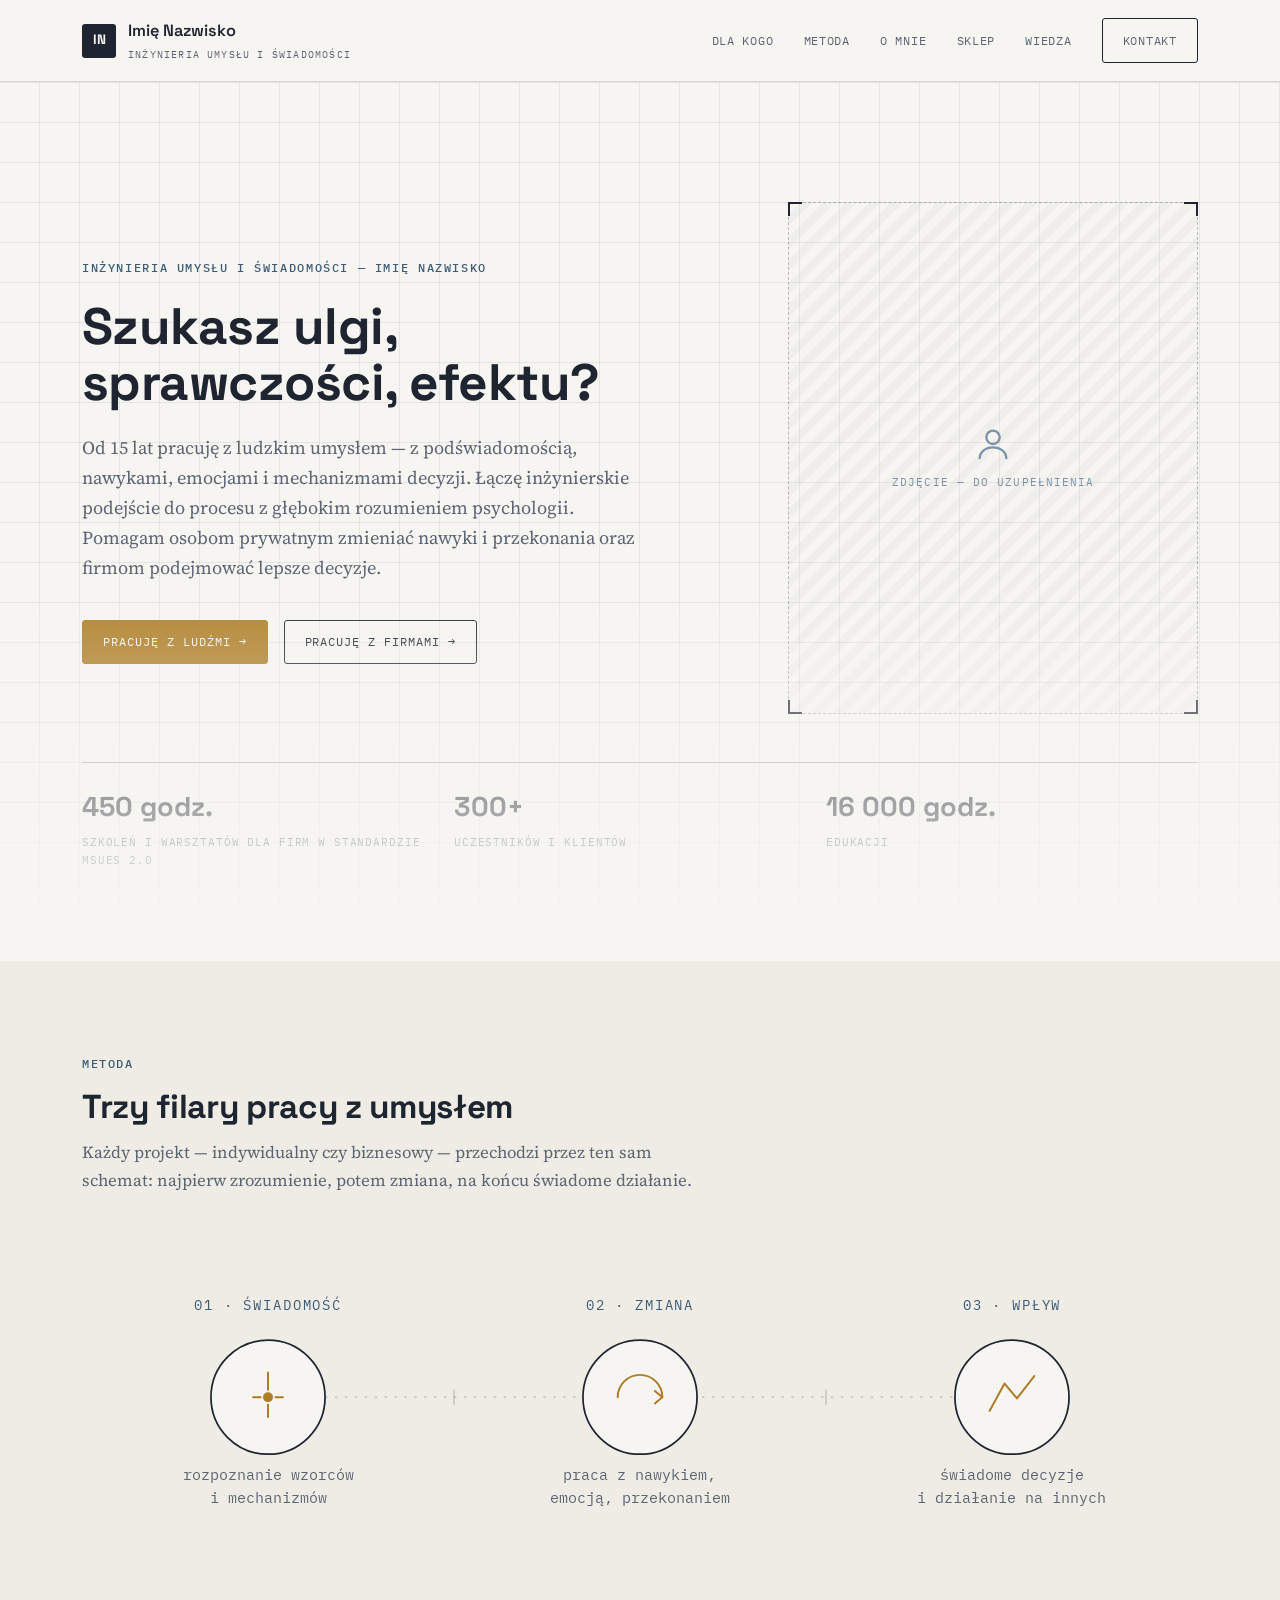
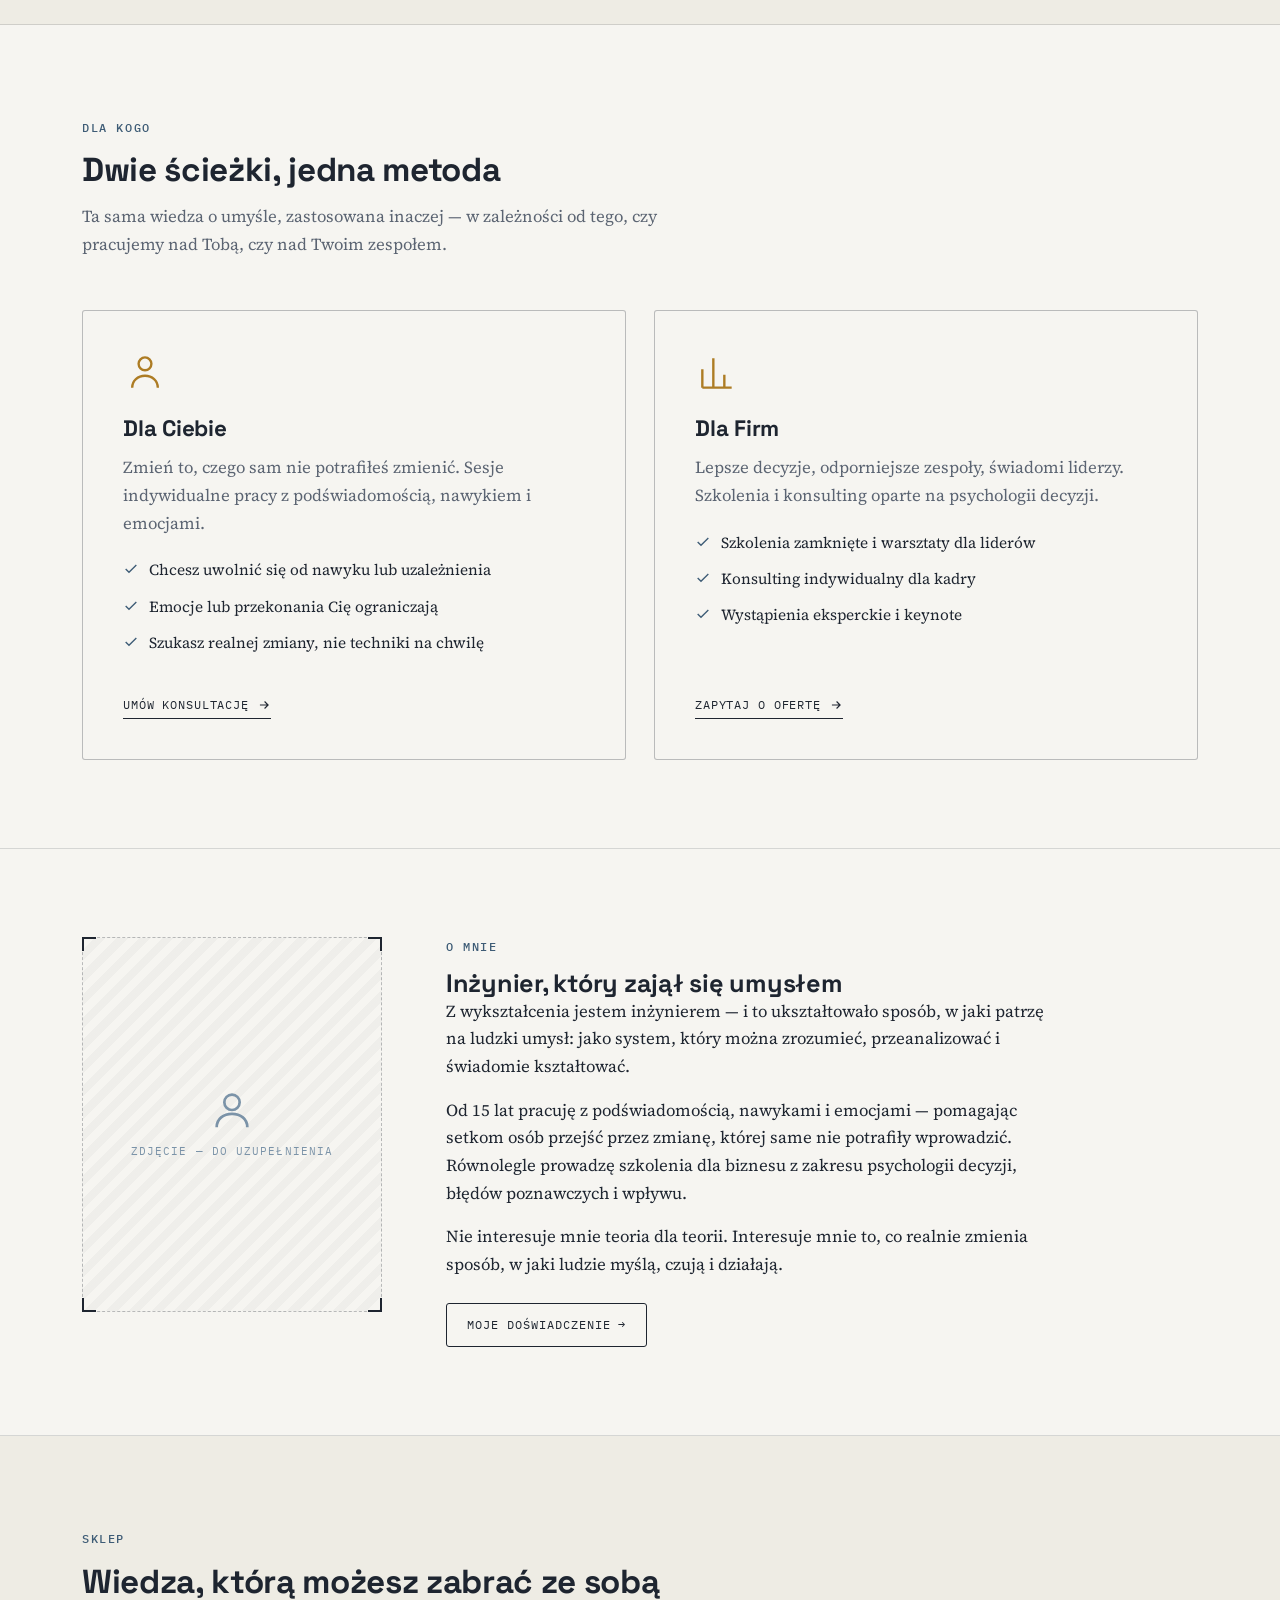
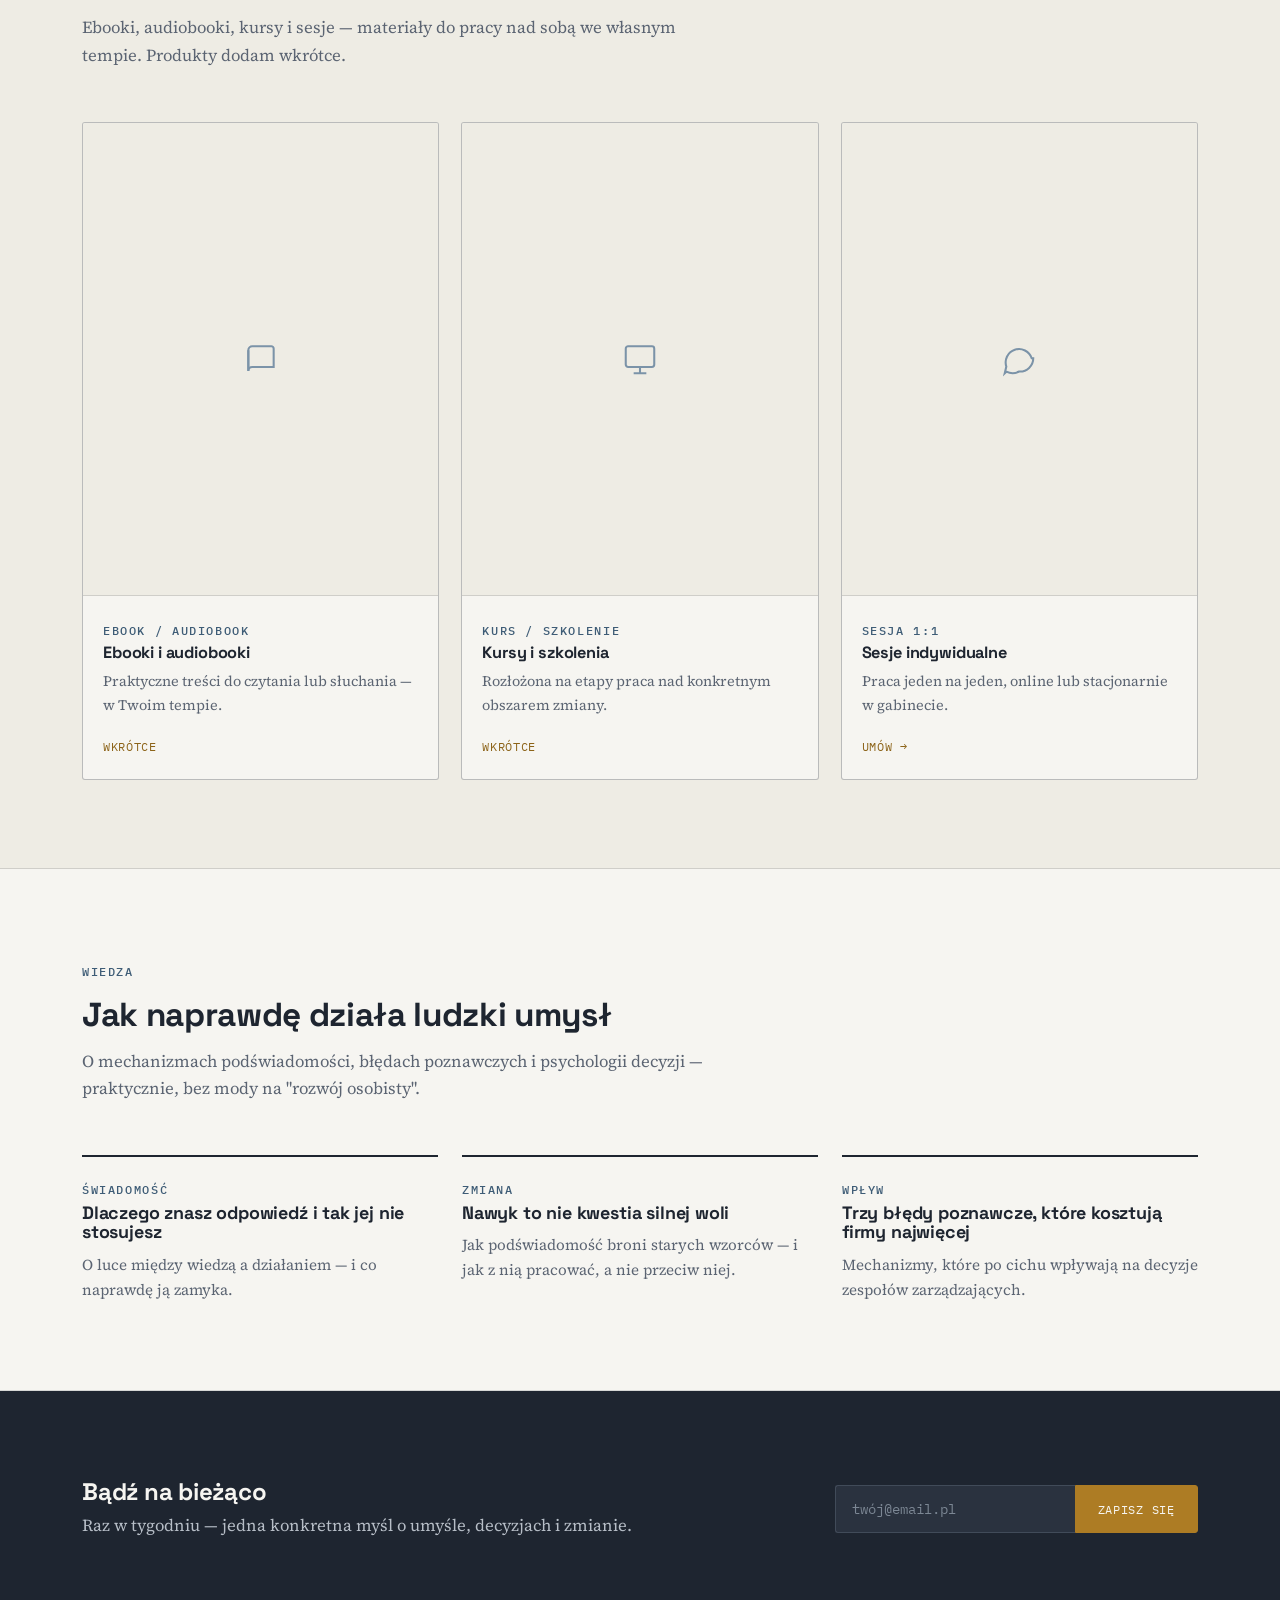
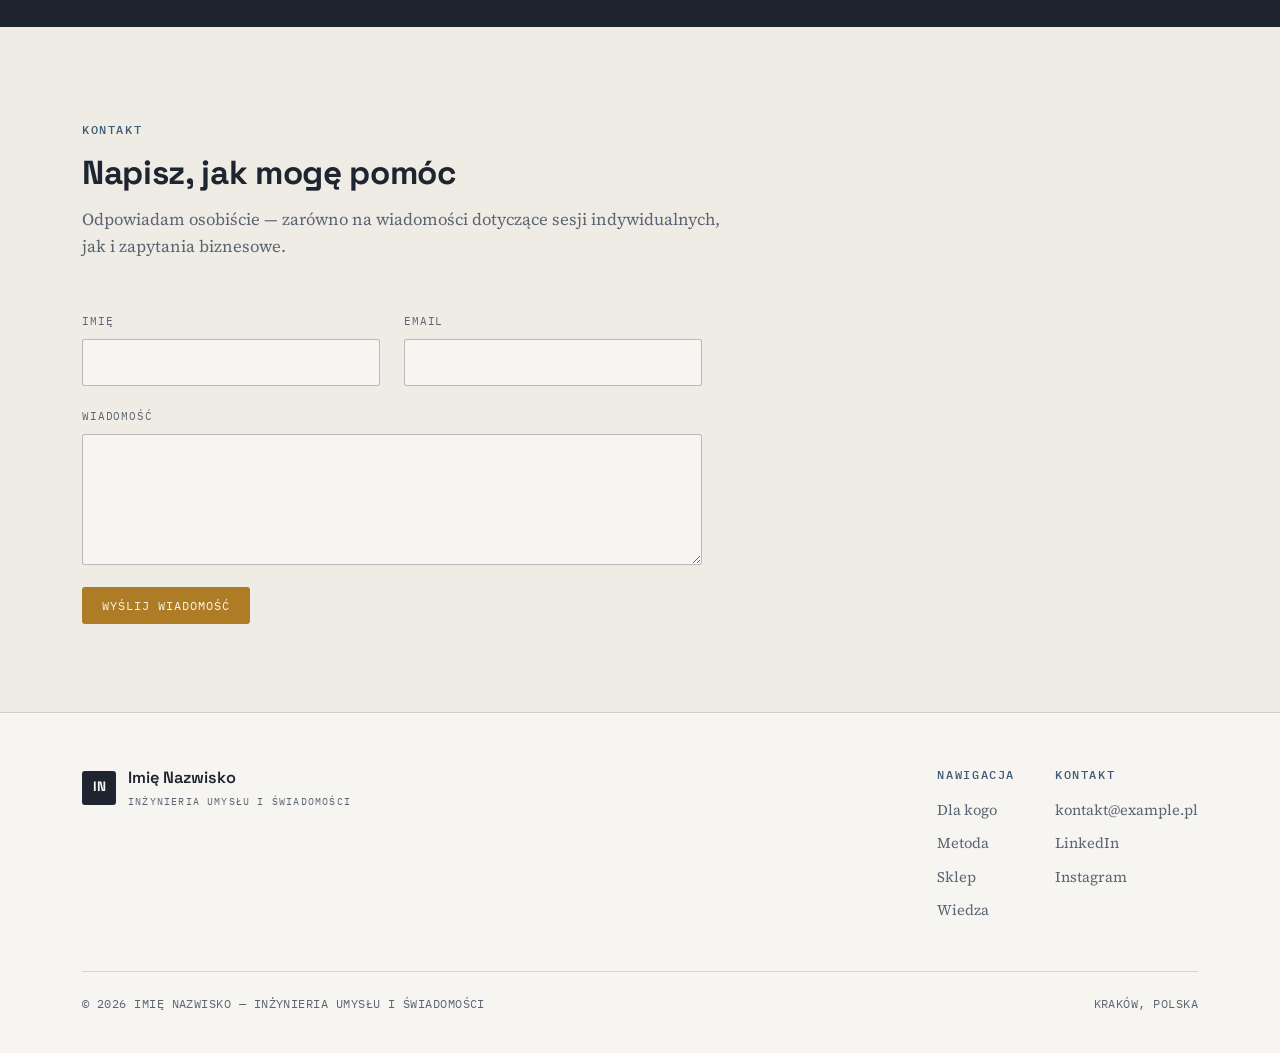
<file: index (1).html>
<!DOCTYPE html>
<html lang="pl">
<head>
<meta charset="UTF-8">
<meta name="viewport" content="width=device-width, initial-scale=1.0">
<title>Inżynieria Umysłu i Świadomości</title>
<style>
@import url('https://fonts.googleapis.com/css2?family=Space+Grotesk:wght@400;500;600;700&family=Source+Serif+4:opsz,wght@8..60,400;8..60,500;8..60,600&family=IBM+Plex+Mono:wght@400;500&display=swap');

:root{
  --paper:#F6F5F1;
  --paper-alt:#EEECE4;
  --graphite:#1E2530;
  --graphite-soft:#5B6472;
  --steel:#3E5C76;
  --steel-soft:#7B93A8;
  --brass:#AD7C24;
  --brass-deep:#8C6318;
  --line: rgba(30,37,48,0.15);
  --line-strong: rgba(30,37,48,0.28);
  --radius: 3px;
}

*{ box-sizing:border-box; margin:0; padding:0; }

html{ scroll-behavior:smooth; }

body{
  background:var(--paper);
  color:var(--graphite);
  font-family:'Source Serif 4', Georgia, serif;
  font-size:1.05rem;
  line-height:1.65;
  -webkit-font-smoothing:antialiased;
}

h1,h2,h3, .display{
  font-family:'Space Grotesk', sans-serif;
  color:var(--graphite);
  letter-spacing:-0.01em;
  line-height:1.1;
}

.eyebrow{
  font-family:'IBM Plex Mono', monospace;
  text-transform:uppercase;
  letter-spacing:0.14em;
  font-size:0.72rem;
  color:var(--steel);
  font-weight:500;
}

a{ color:inherit; text-decoration:none; }
:focus-visible{ outline:2px solid var(--brass); outline-offset:3px; }

.wrap{ max-width:1180px; margin:0 auto; padding:0 32px; }

/* ---------- NAV ---------- */
header.nav{
  position:sticky; top:0; z-index:50;
  background:rgba(246,245,241,0.92);
  backdrop-filter:blur(6px);
  border-bottom:1px solid var(--line);
}
.nav-inner{
  display:flex; align-items:center; justify-content:space-between;
  padding:18px 32px;
  max-width:1180px; margin:0 auto;
}
.brandmark{ display:flex; align-items:center; gap:12px; }
.mark{
  width:34px; height:34px; background:var(--graphite); color:var(--paper);
  display:flex; align-items:center; justify-content:center;
  font-family:'Space Grotesk'; font-weight:700; font-size:0.85rem;
  border-radius:var(--radius);
}
.brand-name{ font-family:'Space Grotesk'; font-weight:600; font-size:1.02rem; }
.brand-name span{ display:block; font-family:'IBM Plex Mono'; font-size:0.62rem; letter-spacing:0.12em; color:var(--graphite-soft); font-weight:400; text-transform:uppercase; margin-top:2px;}

nav.links{ display:flex; align-items:center; gap:30px; }
nav.links a{ font-family:'IBM Plex Mono'; font-size:0.78rem; text-transform:uppercase; letter-spacing:0.06em; color:var(--graphite-soft); transition:color .15s; }
nav.links a:hover{ color:var(--graphite); }
.btn{
  display:inline-flex; align-items:center; gap:8px;
  font-family:'IBM Plex Mono'; font-size:0.76rem; text-transform:uppercase; letter-spacing:0.08em;
  padding:11px 20px; border-radius:var(--radius); border:1px solid var(--graphite);
  transition:all .15s;
}
.btn-brass{ background:var(--brass); color:var(--paper); border-color:var(--brass); }
.btn-brass:hover{ background:var(--brass-deep); border-color:var(--brass-deep); }
.btn-outline{ background:transparent; color:var(--graphite); }
.btn-outline:hover{ background:var(--graphite); color:var(--paper); }

@media(max-width:860px){ nav.links{ display:none; } }

/* ---------- HERO ---------- */
.hero{
  position:relative; overflow:hidden;
  padding:120px 0 90px;
  background-image:
    repeating-linear-gradient(0deg, transparent, transparent 39px, var(--line) 40px),
    repeating-linear-gradient(90deg, transparent, transparent 39px, var(--line) 40px);
  background-size:40px 40px;
  -webkit-mask-image: linear-gradient(to bottom, black 55%, transparent 100%);
          mask-image: linear-gradient(to bottom, black 55%, transparent 100%);
}
.hero-inner{ position:relative; z-index:2; }
.hero-grid{ display:grid; grid-template-columns:1.35fr 0.85fr; gap:56px; align-items:center; margin-bottom:48px; }
@media(max-width:860px){ .hero-grid{ grid-template-columns:1fr; gap:32px; } .hero-photo{ max-width:220px; } }
.hero h1{ font-size:clamp(2.1rem, 4vw, 3.5rem); margin:18px 0 22px; }
.hero .lead{ font-size:1.14rem; color:var(--graphite-soft); max-width:560px; margin-bottom:36px; }
.hero-ctas{ display:flex; gap:16px; flex-wrap:wrap; }
.hero-photo .photo-placeholder{ aspect-ratio:4/5; }

.stat-bar{
  display:flex; gap:0; border-top:1px solid var(--line-strong); padding-top:22px; flex-wrap:wrap;
}
.stat{ flex:1; min-width:150px; padding-right:24px; }
.stat .num{ font-family:'Space Grotesk'; font-weight:700; font-size:1.7rem; color:var(--graphite); }
.stat .lbl{ font-family:'IBM Plex Mono'; font-size:0.68rem; text-transform:uppercase; letter-spacing:0.08em; color:var(--graphite-soft); margin-top:4px; }

/* ---------- SECTION SHELL ---------- */
section{ padding:88px 0; border-bottom:1px solid var(--line); }
section.alt{ background:var(--paper-alt); }
.section-head{ max-width:640px; margin-bottom:52px; }
.section-head h2{ font-size:clamp(1.6rem,2.6vw,2.2rem); margin-top:12px; }
.section-head p{ color:var(--graphite-soft); margin-top:14px; }

/* ---------- O MNIE ---------- */
.about-grid{ display:grid; grid-template-columns:300px 1fr; gap:64px; align-items:start; }
@media(max-width:780px){ .about-grid{ grid-template-columns:1fr; } }

.photo-placeholder{
  position:relative;
  aspect-ratio:4/5;
  border:1px dashed var(--line-strong);
  display:flex; flex-direction:column; align-items:center; justify-content:center; gap:10px;
  color:var(--steel-soft);
  background:repeating-linear-gradient(135deg, transparent, transparent 8px, rgba(30,37,48,0.03) 8px, rgba(30,37,48,0.03) 16px);
}
.photo-placeholder .tick{ position:absolute; width:14px; height:14px; }
.photo-placeholder .tl{ top:-1px; left:-1px; border-top:2px solid var(--graphite); border-left:2px solid var(--graphite); }
.photo-placeholder .tr{ top:-1px; right:-1px; border-top:2px solid var(--graphite); border-right:2px solid var(--graphite); }
.photo-placeholder .bl{ bottom:-1px; left:-1px; border-bottom:2px solid var(--graphite); border-left:2px solid var(--graphite); }
.photo-placeholder .br{ bottom:-1px; right:-1px; border-bottom:2px solid var(--graphite); border-right:2px solid var(--graphite); }
.photo-placeholder span{ font-family:'IBM Plex Mono'; font-size:0.68rem; text-transform:uppercase; letter-spacing:0.1em; }

.about-text p{ margin-bottom:16px; max-width:600px; }
.about-text .eyebrow{ margin-bottom:14px; display:block; }

/* ---------- MODEL (signature diagram) ---------- */
.model-diagram{ width:100%; height:auto; margin-top:20px; }
.node-label{ font-family:'IBM Plex Mono', monospace; }
.pillars-cap{ display:grid; grid-template-columns:repeat(3,1fr); gap:24px; margin-top:36px; }
.pillars-cap div p{ color:var(--graphite-soft); font-size:0.96rem; }
.pillars-cap h3{ font-size:1rem; margin-bottom:8px; font-family:'Space Grotesk'; }
@media(max-width:780px){ .pillars-cap{ grid-template-columns:1fr; gap:32px; } }

/* ---------- PATHS ---------- */
.paths-grid{ display:grid; grid-template-columns:1fr 1fr; gap:28px; }
@media(max-width:780px){ .paths-grid{ grid-template-columns:1fr; } }
.path-card{
  background:var(--paper); border:1px solid var(--line-strong); border-radius:var(--radius);
  padding:40px; display:flex; flex-direction:column; height:100%;
}
.path-card .icon{ width:44px; height:44px; color:var(--brass); margin-bottom:22px; }
.path-card h3{ font-size:1.4rem; margin-bottom:12px; }
.path-card p.desc{ color:var(--graphite-soft); margin-bottom:20px; }
.path-card ul{ list-style:none; margin-bottom:28px; flex-grow:1; }
.path-card li{ display:flex; gap:10px; margin-bottom:11px; font-size:0.96rem; color:var(--graphite); }
.path-card li svg{ width:16px; height:16px; flex-shrink:0; margin-top:4px; color:var(--steel); }
.path-cta{ display:inline-flex; align-items:center; gap:8px; font-family:'IBM Plex Mono'; font-size:0.78rem; text-transform:uppercase; letter-spacing:0.07em; color:var(--graphite); border-bottom:1px solid var(--graphite); width:fit-content; padding-bottom:3px; }
.path-cta svg{ width:14px; height:14px; transition:transform .15s; }
.path-card:hover .path-cta svg{ transform:translateX(3px); }

/* ---------- SHOP ---------- */
.shop-grid{ display:grid; grid-template-columns:repeat(4,1fr); gap:22px; }
@media(max-width:980px){ .shop-grid{ grid-template-columns:repeat(2,1fr); } }
@media(max-width:520px){ .shop-grid{ grid-template-columns:1fr; } }
.shop-grid-3{ grid-template-columns:repeat(3,1fr); }
@media(max-width:780px){ .shop-grid-3{ grid-template-columns:1fr; } }
.product-card{ border:1px solid var(--line-strong); border-radius:var(--radius); overflow:hidden; background:var(--paper); }
.product-cover{
  aspect-ratio:3/4; background:var(--paper-alt);
  display:flex; align-items:center; justify-content:center;
  border-bottom:1px solid var(--line);
  color:var(--steel-soft);
}
.product-cover svg{ width:38px; height:38px; }
.product-body{ padding:20px; }
.product-body .eyebrow{ margin-bottom:8px; }
.product-body h3{ font-size:1.02rem; margin-bottom:8px; }
.product-body p{ font-size:0.9rem; color:var(--graphite-soft); margin-bottom:14px; }
.product-link{ font-family:'IBM Plex Mono'; font-size:0.72rem; text-transform:uppercase; letter-spacing:0.06em; color:var(--brass-deep); }

/* ---------- BLOG ---------- */
.blog-grid{ display:grid; grid-template-columns:repeat(3,1fr); gap:24px; }
@media(max-width:860px){ .blog-grid{ grid-template-columns:1fr; } }
.article-card{ border-top:2px solid var(--graphite); padding-top:18px; }
.article-card .eyebrow{ margin-bottom:10px; }
.article-card h3{ font-size:1.12rem; margin-bottom:10px; }
.article-card p{ color:var(--graphite-soft); font-size:0.95rem; }

/* ---------- NEWSLETTER ---------- */
.newsletter{ background:var(--graphite); color:var(--paper); }
.newsletter .wrap{ display:flex; align-items:center; justify-content:space-between; gap:40px; flex-wrap:wrap; }
.newsletter h2{ color:var(--paper); font-size:1.5rem; margin-bottom:6px; }
.newsletter p{ color:#B7BEC7; }
.newsletter form{ display:flex; gap:0; flex-shrink:0; }
.newsletter input{
  font-family:'IBM Plex Mono'; font-size:0.85rem; padding:14px 16px; width:240px;
  background:#2A323F; border:1px solid #414B59; border-right:none; color:var(--paper); border-radius:var(--radius) 0 0 var(--radius);
}
.newsletter input::placeholder{ color:#7C8794; }
.newsletter button{
  font-family:'IBM Plex Mono'; font-size:0.78rem; text-transform:uppercase; letter-spacing:0.06em;
  background:var(--brass); color:var(--paper); border:1px solid var(--brass); padding:0 22px;
  border-radius:0 var(--radius) var(--radius) 0; cursor:pointer;
}

/* ---------- CONTACT FORM ---------- */
.contact-form{ max-width:620px; }
.contact-form .form-row{ display:grid; grid-template-columns:1fr 1fr; gap:24px; }
.contact-form label{ display:block; font-family:'IBM Plex Mono'; font-size:0.68rem; text-transform:uppercase; letter-spacing:0.08em; color:var(--graphite-soft); margin-bottom:22px; }
.contact-form input, .contact-form textarea{
  display:block; width:100%; margin-top:8px; font-family:'Source Serif 4'; font-size:0.95rem;
  padding:12px 14px; border:1px solid var(--line-strong); border-radius:var(--radius);
  background:var(--paper); color:var(--graphite);
}
.contact-form textarea{ resize:vertical; }
.contact-form button{ border:none; cursor:pointer; }
@media(max-width:600px){ .contact-form .form-row{ grid-template-columns:1fr; } }

/* ---------- FOOTER ---------- */
footer{ padding:52px 0 40px; }
.footer-top{ display:flex; justify-content:space-between; align-items:flex-start; flex-wrap:wrap; gap:32px; margin-bottom:40px; }
.footer-links{ display:flex; gap:40px; flex-wrap:wrap; }
.footer-col .eyebrow{ margin-bottom:14px; display:block; }
.footer-col a{ display:block; font-size:0.92rem; color:var(--graphite-soft); margin-bottom:9px; }
.footer-col a:hover{ color:var(--graphite); }
.footer-bottom{ border-top:1px solid var(--line); padding-top:22px; display:flex; justify-content:space-between; flex-wrap:wrap; gap:10px; font-family:'IBM Plex Mono'; font-size:0.72rem; color:var(--graphite-soft); text-transform:uppercase; letter-spacing:0.04em; }

.reveal{ opacity:0; transform:translateY(16px); transition:opacity .6s ease, transform .6s ease; }
.reveal.in{ opacity:1; transform:translateY(0); }
@media (prefers-reduced-motion: reduce){ .reveal{ opacity:1; transform:none; transition:none; } }
</style>
</head>
<body>

<header class="nav">
  <div class="nav-inner">
    <div class="brandmark">
      <div class="mark">IN</div>
      <div class="brand-name">Imię Nazwisko<span>Inżynieria Umysłu i Świadomości</span></div>
    </div>
    <nav class="links">
      <a href="#sciezki">Dla kogo</a>
      <a href="#model">Metoda</a>
      <a href="#o-mnie">O mnie</a>
      <a href="#sklep">Sklep</a>
      <a href="#wiedza">Wiedza</a>
      <a href="#kontakt" class="btn btn-outline">Kontakt</a>
    </nav>
  </div>
</header>

<section class="hero">
  <div class="wrap hero-inner">
    <div class="hero-grid">
      <div class="hero-text">
        <span class="eyebrow">Inżynieria Umysłu i Świadomości — Imię Nazwisko</span>
        <h1>Szukasz ulgi,<br>sprawczości, efektu?</h1>
        <p class="lead">Od 15 lat pracuję z ludzkim umysłem — z podświadomością, nawykami, emocjami i mechanizmami decyzji. Łączę inżynierskie podejście do procesu z głębokim rozumieniem psychologii. Pomagam osobom prywatnym zmieniać nawyki i przekonania oraz firmom podejmować lepsze decyzje.</p>
        <div class="hero-ctas">
          <a href="#sciezki" class="btn btn-brass">Pracuję z ludźmi →</a>
          <a href="#sciezki" class="btn btn-outline">Pracuję z firmami →</a>
        </div>
      </div>
      <div class="hero-photo">
        <div class="photo-placeholder">
          <span class="tick tl"></span><span class="tick tr"></span><span class="tick bl"></span><span class="tick br"></span>
          <svg viewBox="0 0 24 24" fill="none" stroke="currentColor" stroke-width="1.4" width="40" height="40"><circle cx="12" cy="8" r="4"/><path d="M4 21c0-4.4 3.6-7 8-7s8 2.6 8 7"/></svg>
          <span>Zdjęcie — do uzupełnienia</span>
        </div>
      </div>
    </div>
    <div class="stat-bar">
      <div class="stat"><div class="num">450 godz.</div><div class="lbl">szkoleń i warsztatów dla firm w standardzie MSUES 2.0</div></div>
      <div class="stat"><div class="num">300+</div><div class="lbl">uczestników i klientów</div></div>
      <div class="stat"><div class="num">16 000 godz.</div><div class="lbl">edukacji</div></div>
    </div>
  </div>
</section>

<section id="model" class="alt">
  <div class="wrap reveal">
    <div class="section-head">
      <span class="eyebrow">Metoda</span>
      <h2>Trzy filary pracy z umysłem</h2>
      <p>Każdy projekt — indywidualny czy biznesowy — przechodzi przez ten sam schemat: najpierw zrozumienie, potem zmiana, na końcu świadome działanie.</p>
    </div>

    <svg class="model-diagram" viewBox="0 0 900 210" xmlns="http://www.w3.org/2000/svg">
      <line x1="196" y1="105" x2="704" y2="105" stroke="#1E2530" stroke-width="1" stroke-opacity="0.25" stroke-dasharray="2 6"/>
      <g stroke="#1E2530" stroke-opacity="0.25">
        <line x1="300" y1="99" x2="300" y2="111"/>
        <line x1="450" y1="99" x2="450" y2="111"/>
        <line x1="600" y1="99" x2="600" y2="111"/>
      </g>
      <!-- node 1 -->
      <g>
        <circle cx="150" cy="105" r="46" fill="#F6F5F1" stroke="#1E2530" stroke-width="1.4"/>
        <path d="M150 85 v14 M150 111 v10 M138 105 h6 M156 105 h6" stroke="#AD7C24" stroke-width="1.6" stroke-linecap="round"/>
        <circle cx="150" cy="105" r="4" fill="#AD7C24"/>
        <text x="150" y="35" text-anchor="middle" class="node-label" font-size="11" letter-spacing="1.5" fill="#3E5C76">01 · ŚWIADOMOŚĆ</text>
        <text x="150" y="172" text-anchor="middle" class="node-label" font-size="12" fill="#5B6472">rozpoznanie wzorców</text>
        <text x="150" y="190" text-anchor="middle" class="node-label" font-size="12" fill="#5B6472">i mechanizmów</text>
      </g>
      <!-- node 2 -->
      <g>
        <circle cx="450" cy="105" r="46" fill="#F6F5F1" stroke="#1E2530" stroke-width="1.4"/>
        <path d="M432 105 a18 18 0 1 1 36 0" stroke="#AD7C24" stroke-width="1.6" fill="none" stroke-linecap="round"/>
        <path d="M468 105 l-6 -5 M468 105 l-6 5" stroke="#AD7C24" stroke-width="1.6" fill="none" stroke-linecap="round"/>
        <text x="450" y="35" text-anchor="middle" class="node-label" font-size="11" letter-spacing="1.5" fill="#3E5C76">02 · ZMIANA</text>
        <text x="450" y="172" text-anchor="middle" class="node-label" font-size="12" fill="#5B6472">praca z nawykiem,</text>
        <text x="450" y="190" text-anchor="middle" class="node-label" font-size="12" fill="#5B6472">emocją, przekonaniem</text>
      </g>
      <!-- node 3 -->
      <g>
        <circle cx="750" cy="105" r="46" fill="#F6F5F1" stroke="#1E2530" stroke-width="1.4"/>
        <path d="M732 116 l12 -22 l10 12 l14 -18" stroke="#AD7C24" stroke-width="1.6" fill="none" stroke-linecap="round" stroke-linejoin="round"/>
        <text x="750" y="35" text-anchor="middle" class="node-label" font-size="11" letter-spacing="1.5" fill="#3E5C76">03 · WPŁYW</text>
        <text x="750" y="172" text-anchor="middle" class="node-label" font-size="12" fill="#5B6472">świadome decyzje</text>
        <text x="750" y="190" text-anchor="middle" class="node-label" font-size="12" fill="#5B6472">i działanie na innych</text>
      </g>
    </svg>
  </div>
</section>

<section id="sciezki">
  <div class="wrap reveal">
    <div class="section-head">
      <span class="eyebrow">Dla kogo</span>
      <h2>Dwie ścieżki, jedna metoda</h2>
      <p>Ta sama wiedza o umyśle, zastosowana inaczej — w zależności od tego, czy pracujemy nad Tobą, czy nad Twoim zespołem.</p>
    </div>
    <div class="paths-grid">

      <div class="path-card">
        <svg class="icon" viewBox="0 0 24 24" fill="none" stroke="currentColor" stroke-width="1.3"><circle cx="12" cy="7" r="3.5"/><path d="M5 20c0-3.9 3.1-6.5 7-6.5s7 2.6 7 6.5"/></svg>
        <h3>Dla Ciebie</h3>
        <p class="desc">Zmień to, czego sam nie potrafiłeś zmienić. Sesje indywidualne pracy z podświadomością, nawykiem i emocjami.</p>
        <ul>
          <li><svg viewBox="0 0 24 24" fill="none" stroke="currentColor" stroke-width="2"><path d="M4 12l5 5L20 6"/></svg>Chcesz uwolnić się od nawyku lub uzależnienia</li>
          <li><svg viewBox="0 0 24 24" fill="none" stroke="currentColor" stroke-width="2"><path d="M4 12l5 5L20 6"/></svg>Emocje lub przekonania Cię ograniczają</li>
          <li><svg viewBox="0 0 24 24" fill="none" stroke="currentColor" stroke-width="2"><path d="M4 12l5 5L20 6"/></svg>Szukasz realnej zmiany, nie techniki na chwilę</li>
        </ul>
        <a href="#kontakt" class="path-cta">Umów konsultację <svg viewBox="0 0 24 24" fill="none" stroke="currentColor" stroke-width="2"><path d="M5 12h14M13 6l6 6-6 6"/></svg></a>
      </div>

      <div class="path-card">
        <svg class="icon" viewBox="0 0 24 24" fill="none" stroke="currentColor" stroke-width="1.3"><path d="M4 20V10M10 20V4M16 20v-7M4 20h16"/></svg>
        <h3>Dla Firm</h3>
        <p class="desc">Lepsze decyzje, odporniejsze zespoły, świadomi liderzy. Szkolenia i konsulting oparte na psychologii decyzji.</p>
        <ul>
          <li><svg viewBox="0 0 24 24" fill="none" stroke="currentColor" stroke-width="2"><path d="M4 12l5 5L20 6"/></svg>Szkolenia zamknięte i warsztaty dla liderów</li>
          <li><svg viewBox="0 0 24 24" fill="none" stroke="currentColor" stroke-width="2"><path d="M4 12l5 5L20 6"/></svg>Konsulting indywidualny dla kadry</li>
          <li><svg viewBox="0 0 24 24" fill="none" stroke="currentColor" stroke-width="2"><path d="M4 12l5 5L20 6"/></svg>Wystąpienia eksperckie i keynote</li>
        </ul>
        <a href="#kontakt" class="path-cta">Zapytaj o ofertę <svg viewBox="0 0 24 24" fill="none" stroke="currentColor" stroke-width="2"><path d="M5 12h14M13 6l6 6-6 6"/></svg></a>
      </div>

    </div>
  </div>
</section>

<section id="o-mnie">
  <div class="wrap about-grid reveal">
    <div class="photo-placeholder">
      <span class="tick tl"></span><span class="tick tr"></span><span class="tick bl"></span><span class="tick br"></span>
      <svg viewBox="0 0 24 24" fill="none" stroke="currentColor" stroke-width="1.4" width="46" height="46"><circle cx="12" cy="8" r="4"/><path d="M4 21c0-4.4 3.6-7 8-7s8 2.6 8 7"/></svg>
      <span>Zdjęcie — do uzupełnienia</span>
    </div>
    <div class="about-text">
      <span class="eyebrow">O mnie</span>
      <h2>Inżynier, który zajął się umysłem</h2>
      <p>Z wykształcenia jestem inżynierem — i to ukształtowało sposób, w jaki patrzę na ludzki umysł: jako system, który można zrozumieć, przeanalizować i świadomie kształtować.</p>
      <p>Od 15 lat pracuję z podświadomością, nawykami i emocjami — pomagając setkom osób przejść przez zmianę, której same nie potrafiły wprowadzić. Równolegle prowadzę szkolenia dla biznesu z zakresu psychologii decyzji, błędów poznawczych i wpływu.</p>
      <p>Nie interesuje mnie teoria dla teorii. Interesuje mnie to, co realnie zmienia sposób, w jaki ludzie myślą, czują i działają.</p>
      <a href="#doswiadczenie" class="btn btn-outline" style="margin-top:8px;">Moje doświadczenie →</a>
    </div>
  </div>
</section>

<section id="sklep" class="alt">
  <div class="wrap reveal">
    <div class="section-head">
      <span class="eyebrow">Sklep</span>
      <h2>Wiedza, którą możesz zabrać ze sobą</h2>
      <p>Ebooki, audiobooki, kursy i sesje — materiały do pracy nad sobą we własnym tempie. Produkty dodam wkrótce.</p>
    </div>
    <div class="shop-grid shop-grid-3">

      <div class="product-card">
        <div class="product-cover"><svg viewBox="0 0 24 24" fill="none" stroke="currentColor" stroke-width="1.3"><path d="M4 19.5A2.5 2.5 0 0 1 6.5 17H20V5.5A1.5 1.5 0 0 0 18.5 4H6.5A2.5 2.5 0 0 0 4 6.5v13z"/><path d="M4 19.5V6.5"/></svg></div>
        <div class="product-body">
          <span class="eyebrow">Ebook / Audiobook</span>
          <h3>Ebooki i audiobooki</h3>
          <p>Praktyczne treści do czytania lub słuchania — w Twoim tempie.</p>
          <a href="#" class="product-link">Wkrótce</a>
        </div>
      </div>

      <div class="product-card">
        <div class="product-cover"><svg viewBox="0 0 24 24" fill="none" stroke="currentColor" stroke-width="1.3"><rect x="3" y="4" width="18" height="13" rx="1.5"/><path d="M8 21h8M12 17v4"/></svg></div>
        <div class="product-body">
          <span class="eyebrow">Kurs / Szkolenie</span>
          <h3>Kursy i szkolenia</h3>
          <p>Rozłożona na etapy praca nad konkretnym obszarem zmiany.</p>
          <a href="#" class="product-link">Wkrótce</a>
        </div>
      </div>

      <div class="product-card">
        <div class="product-cover"><svg viewBox="0 0 24 24" fill="none" stroke="currentColor" stroke-width="1.3"><path d="M21 11.5a8.4 8.4 0 0 1-8.9 8.4A9 9 0 0 1 4 20l-1 1 1-4.2A8.4 8.4 0 0 1 20 11.5z"/></svg></div>
        <div class="product-body">
          <span class="eyebrow">Sesja 1:1</span>
          <h3>Sesje indywidualne</h3>
          <p>Praca jeden na jeden, online lub stacjonarnie w gabinecie.</p>
          <a href="#kontakt" class="product-link">Umów →</a>
        </div>
      </div>

    </div>
  </div>
</section>

<section id="wiedza">
  <div class="wrap reveal">
    <div class="section-head">
      <span class="eyebrow">Wiedza</span>
      <h2>Jak naprawdę działa ludzki umysł</h2>
      <p>O mechanizmach podświadomości, błędach poznawczych i psychologii decyzji — praktycznie, bez mody na "rozwój osobisty".</p>
    </div>
    <div class="blog-grid">
      <div class="article-card">
        <span class="eyebrow">Świadomość</span>
        <h3>Dlaczego znasz odpowiedź i tak jej nie stosujesz</h3>
        <p>O luce między wiedzą a działaniem — i co naprawdę ją zamyka.</p>
      </div>
      <div class="article-card">
        <span class="eyebrow">Zmiana</span>
        <h3>Nawyk to nie kwestia silnej woli</h3>
        <p>Jak podświadomość broni starych wzorców — i jak z nią pracować, a nie przeciw niej.</p>
      </div>
      <div class="article-card">
        <span class="eyebrow">Wpływ</span>
        <h3>Trzy błędy poznawcze, które kosztują firmy najwięcej</h3>
        <p>Mechanizmy, które po cichu wpływają na decyzje zespołów zarządzających.</p>
      </div>
    </div>
  </div>
</section>

<section class="newsletter" style="border-bottom:none;">
  <div class="wrap">
    <div>
      <h2>Bądź na bieżąco</h2>
      <p>Raz w tygodniu — jedna konkretna myśl o umyśle, decyzjach i zmianie.</p>
    </div>
    <form onsubmit="return false;">
      <input type="email" placeholder="twój@email.pl" required>
      <button type="submit">Zapisz się</button>
    </form>
  </div>
</section>

<section id="kontakt" class="alt">
  <div class="wrap reveal">
    <div class="section-head">
      <span class="eyebrow">Kontakt</span>
      <h2>Napisz, jak mogę pomóc</h2>
      <p>Odpowiadam osobiście — zarówno na wiadomości dotyczące sesji indywidualnych, jak i zapytania biznesowe.</p>
    </div>
    <form class="contact-form" onsubmit="return false;">
      <div class="form-row">
        <label>Imię<input type="text" name="name" required></label>
        <label>Email<input type="email" name="email" required></label>
      </div>
      <label>Wiadomość<textarea name="message" rows="5" required></textarea></label>
      <button type="submit" class="btn btn-brass">Wyślij wiadomość</button>
    </form>
  </div>
</section>

<footer>
  <div class="wrap">
    <div class="footer-top">
      <div class="brandmark">
        <div class="mark">IN</div>
        <div class="brand-name">Imię Nazwisko<span>Inżynieria Umysłu i Świadomości</span></div>
      </div>
      <div class="footer-links">
        <div class="footer-col">
          <span class="eyebrow">Nawigacja</span>
          <a href="#sciezki">Dla kogo</a>
          <a href="#model">Metoda</a>
          <a href="#sklep">Sklep</a>
          <a href="#wiedza">Wiedza</a>
        </div>
        <div class="footer-col">
          <span class="eyebrow">Kontakt</span>
          <a href="mailto:kontakt@example.pl">kontakt@example.pl</a>
          <a href="#">LinkedIn</a>
          <a href="#">Instagram</a>
        </div>
      </div>
    </div>
    <div class="footer-bottom">
      <span>© 2026 Imię Nazwisko — Inżynieria Umysłu i Świadomości</span>
      <span>Kraków, Polska</span>
    </div>
  </div>
</footer>

<script>
const els = document.querySelectorAll('.reveal');
const io = new IntersectionObserver((entries)=>{
  entries.forEach(e=>{ if(e.isIntersecting){ e.target.classList.add('in'); io.unobserve(e.target);} });
},{threshold:0.15});
els.forEach(el=>io.observe(el));
</script>

</body>
</html>
</file>
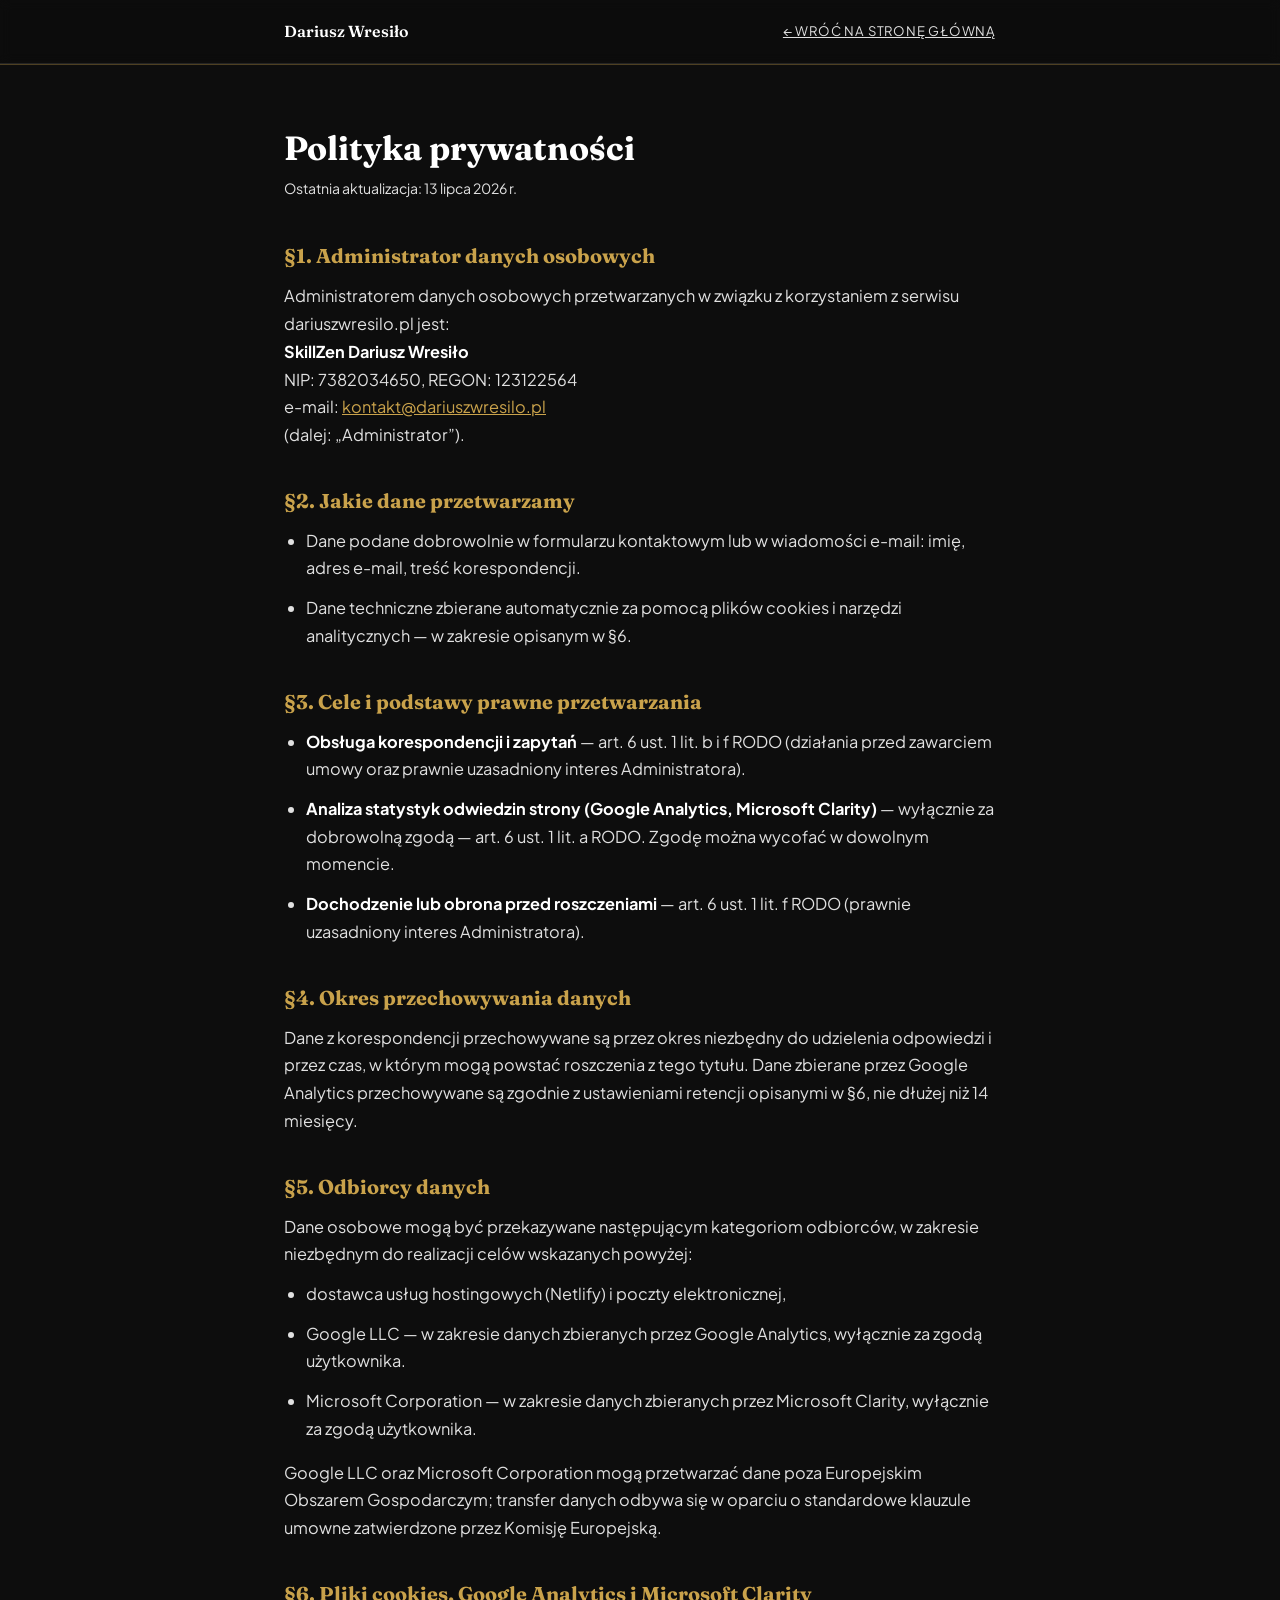
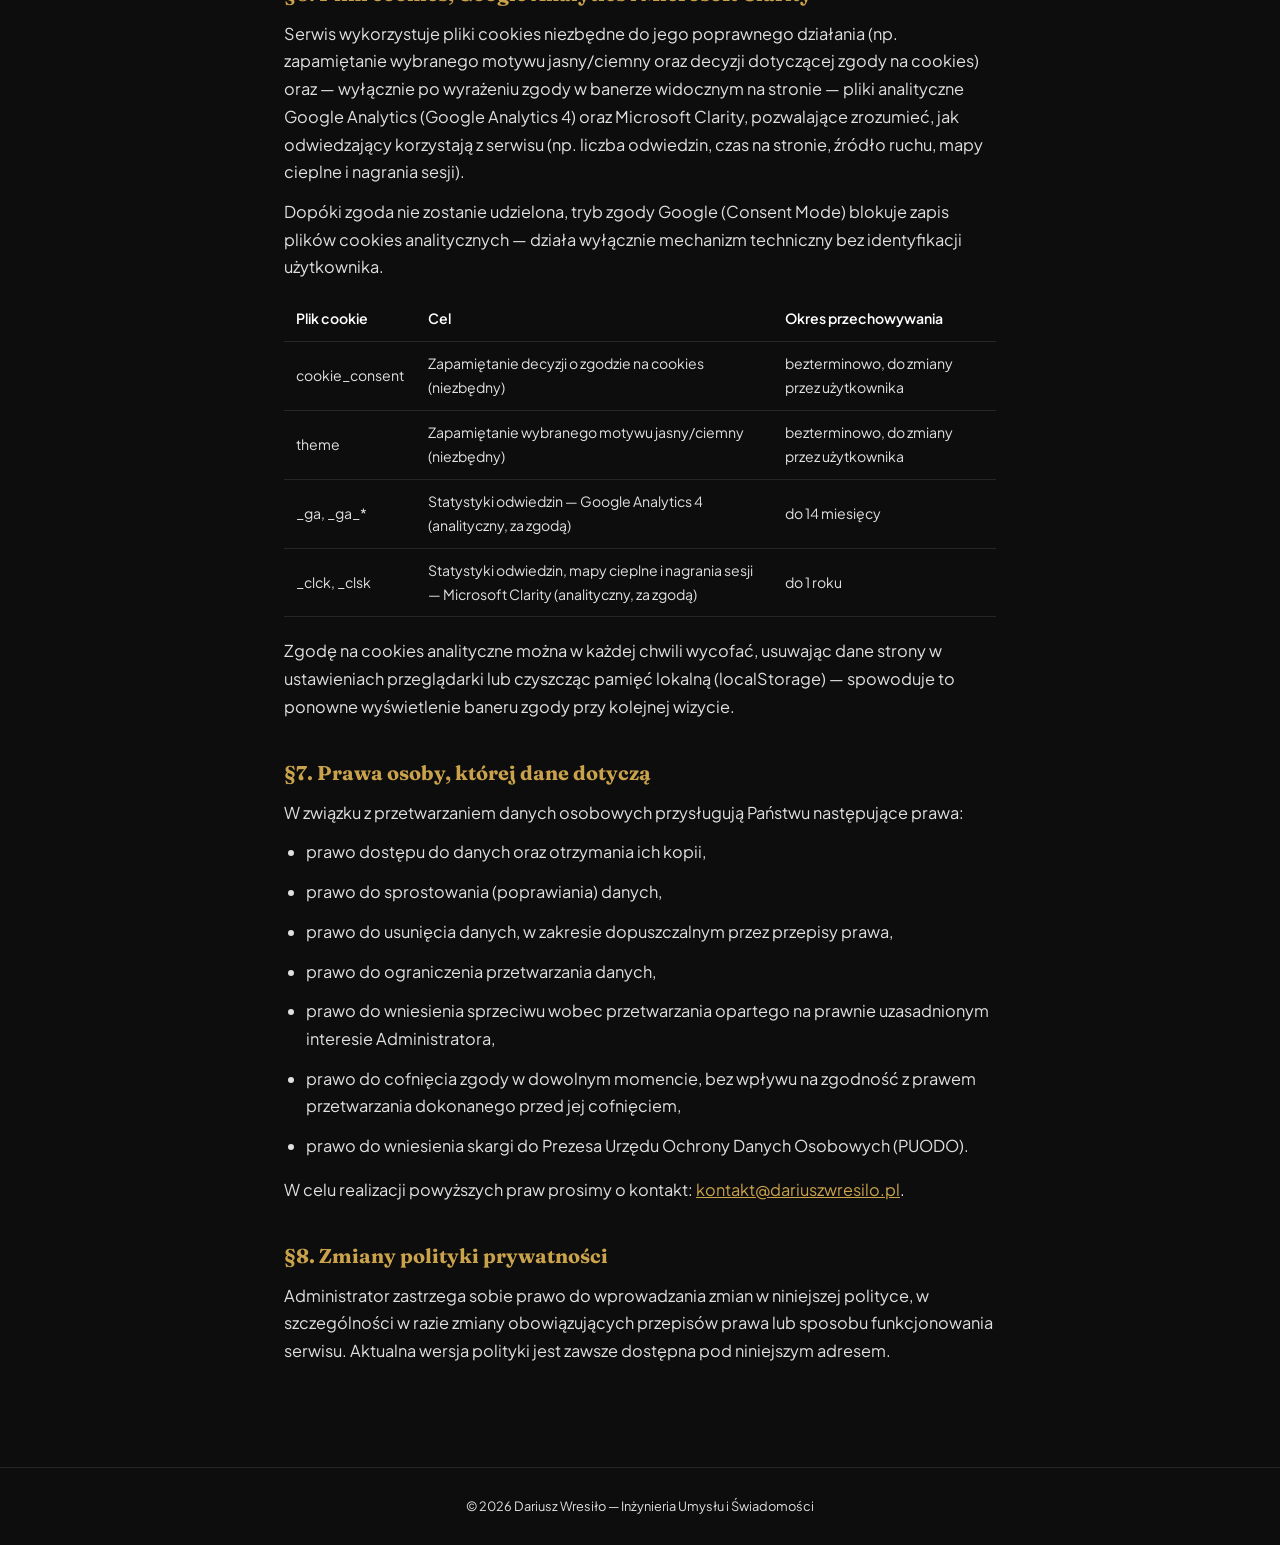
<file: polityka-prywatnosci.html>
<!DOCTYPE html>
<html lang="pl">
<head>
<meta charset="UTF-8">
<meta name="viewport" content="width=device-width, initial-scale=1.0">
<title>Polityka prywatności — Dariusz Wresiło</title>
<meta name="robots" content="noindex, follow">
<link rel="canonical" href="https://dariuszwresilo.pl/polityka-prywatnosci.html">
<style>
@import url('https://fonts.googleapis.com/css2?family=Fraunces:opsz,wght@9..144,500;9..144,600;9..144,700&family=Plus+Jakarta+Sans:wght@400;500;600;700&display=swap');

:root{
  --bg-dark:#0d0d0d;
  --bg-card:#1a1a1a;
  --text-primary:#ffffff;
  --text-secondary:#e0e0e0;
  --accent-red:#c8102e;
  --gold:#c9a24b;
  --gold-soft: rgba(201,162,75,0.35);
  --line: rgba(255,255,255,0.1);
  --line-strong: rgba(255,255,255,0.2);
  --radius: 24px;
  --tint: 255,255,255;
  --bg-rgb: 13,13,13;
}
[data-theme="light"]{
  --bg-dark:#faf7f2;
  --bg-card:#f0ebe1;
  --text-primary:#1a1712;
  --text-secondary:#5a5449;
  --accent-red:#a30e26;
  --gold:#a3792f;
  --gold-soft: rgba(163,121,47,0.4);
  --line: rgba(20,15,5,0.1);
  --line-strong: rgba(20,15,5,0.18);
  --tint: 10,8,4;
  --bg-rgb: 250,247,242;
}
*{ box-sizing:border-box; margin:0; padding:0; }
body{ background:var(--bg-dark); color:var(--text-primary); font-family:'Plus Jakarta Sans', sans-serif; font-size:1.02rem; line-height:1.7; }
h1,h2{ font-family:'Fraunces', Georgia, serif; color:var(--text-primary); line-height:1.2; }
a{ color:var(--gold); }
.wrap{ max-width:760px; margin:0 auto; padding:0 24px; }
header.nav{ position:sticky; top:0; z-index:50; background:rgba(var(--bg-rgb),0.92); backdrop-filter:blur(6px); border-bottom:1px solid var(--line); box-shadow:0 1px 0 var(--gold-soft); }
.nav-inner{ display:flex; align-items:center; justify-content:space-between; padding:18px 24px; max-width:760px; margin:0 auto; }
.brand-name{ font-family:'Fraunces'; font-weight:600; font-size:1rem; }
.back-link{ font-size:0.82rem; color:var(--text-secondary); text-transform:uppercase; letter-spacing:0.06em; }
main{ padding:64px 0 90px; }
h1{ font-size:2.1rem; margin-bottom:8px; }
.updated{ color:var(--text-secondary); font-size:0.88rem; margin-bottom:44px; }
h2{ font-size:1.25rem; margin-top:40px; margin-bottom:14px; color:var(--gold); }
p, li{ color:var(--text-secondary); margin-bottom:12px; }
ul{ padding-left:22px; margin-bottom:16px; }
strong{ color:var(--text-primary); }
table{ width:100%; border-collapse:collapse; margin:16px 0 20px; font-size:0.88rem; }
th, td{ text-align:left; padding:10px 12px; border-bottom:1px solid var(--line); color:var(--text-secondary); }
th{ color:var(--text-primary); font-family:'Plus Jakarta Sans'; font-weight:600; }
footer{ border-top:1px solid var(--line); padding:28px 0; text-align:center; font-size:0.8rem; color:var(--text-secondary); }
</style>
</head>
<body>

<header class="nav">
  <div class="nav-inner">
    <div class="brand-name">Dariusz Wresiło</div>
    <a href="index.html" class="back-link">← Wróć na stronę główną</a>
  </div>
</header>

<main>
  <div class="wrap">
    <h1>Polityka prywatności</h1>
    <p class="updated">Ostatnia aktualizacja: 13 lipca 2026 r.</p>

    <h2>§1. Administrator danych osobowych</h2>
    <p>
      Administratorem danych osobowych przetwarzanych w związku z korzystaniem z serwisu dariuszwresilo.pl jest:<br>
      <strong>SkillZen Dariusz Wresiło</strong><br>
      NIP: 7382034650, REGON: 123122564<br>
      e-mail: <a href="mailto:kontakt@dariuszwresilo.pl">kontakt@dariuszwresilo.pl</a><br>
      (dalej: „Administrator”).
    </p>

    <h2>§2. Jakie dane przetwarzamy</h2>
    <ul>
      <li>Dane podane dobrowolnie w formularzu kontaktowym lub w wiadomości e-mail: imię, adres e-mail, treść korespondencji.</li>
      <li>Dane techniczne zbierane automatycznie za pomocą plików cookies i narzędzi analitycznych — w zakresie opisanym w §6.</li>
    </ul>

    <h2>§3. Cele i podstawy prawne przetwarzania</h2>
    <ul>
      <li><strong>Obsługa korespondencji i zapytań</strong> — art. 6 ust. 1 lit. b i f RODO (działania przed zawarciem umowy oraz prawnie uzasadniony interes Administratora).</li>
      <li><strong>Analiza statystyk odwiedzin strony (Google Analytics, Microsoft Clarity)</strong> — wyłącznie za dobrowolną zgodą — art. 6 ust. 1 lit. a RODO. Zgodę można wycofać w dowolnym momencie.</li>
      <li><strong>Dochodzenie lub obrona przed roszczeniami</strong> — art. 6 ust. 1 lit. f RODO (prawnie uzasadniony interes Administratora).</li>
    </ul>

    <h2>§4. Okres przechowywania danych</h2>
    <p>Dane z korespondencji przechowywane są przez okres niezbędny do udzielenia odpowiedzi i przez czas, w którym mogą powstać roszczenia z tego tytułu. Dane zbierane przez Google Analytics przechowywane są zgodnie z ustawieniami retencji opisanymi w §6, nie dłużej niż 14 miesięcy.</p>

    <h2>§5. Odbiorcy danych</h2>
    <p>Dane osobowe mogą być przekazywane następującym kategoriom odbiorców, w zakresie niezbędnym do realizacji celów wskazanych powyżej:</p>
    <ul>
      <li>dostawca usług hostingowych (Netlify) i poczty elektronicznej,</li>
      <li>Google LLC — w zakresie danych zbieranych przez Google Analytics, wyłącznie za zgodą użytkownika.</li>
      <li>Microsoft Corporation — w zakresie danych zbieranych przez Microsoft Clarity, wyłącznie za zgodą użytkownika.</li>
    </ul>
    <p>Google LLC oraz Microsoft Corporation mogą przetwarzać dane poza Europejskim Obszarem Gospodarczym; transfer danych odbywa się w oparciu o standardowe klauzule umowne zatwierdzone przez Komisję Europejską.</p>

    <h2>§6. Pliki cookies, Google Analytics i Microsoft Clarity</h2>
    <p>Serwis wykorzystuje pliki cookies niezbędne do jego poprawnego działania (np. zapamiętanie wybranego motywu jasny/ciemny oraz decyzji dotyczącej zgody na cookies) oraz — wyłącznie po wyrażeniu zgody w banerze widocznym na stronie — pliki analityczne Google Analytics (Google Analytics 4) oraz Microsoft Clarity, pozwalające zrozumieć, jak odwiedzający korzystają z serwisu (np. liczba odwiedzin, czas na stronie, źródło ruchu, mapy cieplne i nagrania sesji).</p>
    <p>Dopóki zgoda nie zostanie udzielona, tryb zgody Google (Consent Mode) blokuje zapis plików cookies analitycznych — działa wyłącznie mechanizm techniczny bez identyfikacji użytkownika.</p>
    <table>
      <tr><th>Plik cookie</th><th>Cel</th><th>Okres przechowywania</th></tr>
      <tr><td>cookie_consent</td><td>Zapamiętanie decyzji o zgodzie na cookies (niezbędny)</td><td>bezterminowo, do zmiany przez użytkownika</td></tr>
      <tr><td>theme</td><td>Zapamiętanie wybranego motywu jasny/ciemny (niezbędny)</td><td>bezterminowo, do zmiany przez użytkownika</td></tr>
      <tr><td>_ga, _ga_*</td><td>Statystyki odwiedzin — Google Analytics 4 (analityczny, za zgodą)</td><td>do 14 miesięcy</td></tr>
      <tr><td>_clck, _clsk</td><td>Statystyki odwiedzin, mapy cieplne i nagrania sesji — Microsoft Clarity (analityczny, za zgodą)</td><td>do 1 roku</td></tr>
    </table>
    <p>Zgodę na cookies analityczne można w każdej chwili wycofać, usuwając dane strony w ustawieniach przeglądarki lub czyszcząc pamięć lokalną (localStorage) — spowoduje to ponowne wyświetlenie baneru zgody przy kolejnej wizycie.</p>

    <h2>§7. Prawa osoby, której dane dotyczą</h2>
    <p>W związku z przetwarzaniem danych osobowych przysługują Państwu następujące prawa:</p>
    <ul>
      <li>prawo dostępu do danych oraz otrzymania ich kopii,</li>
      <li>prawo do sprostowania (poprawiania) danych,</li>
      <li>prawo do usunięcia danych, w zakresie dopuszczalnym przez przepisy prawa,</li>
      <li>prawo do ograniczenia przetwarzania danych,</li>
      <li>prawo do wniesienia sprzeciwu wobec przetwarzania opartego na prawnie uzasadnionym interesie Administratora,</li>
      <li>prawo do cofnięcia zgody w dowolnym momencie, bez wpływu na zgodność z prawem przetwarzania dokonanego przed jej cofnięciem,</li>
      <li>prawo do wniesienia skargi do Prezesa Urzędu Ochrony Danych Osobowych (PUODO).</li>
    </ul>
    <p>W celu realizacji powyższych praw prosimy o kontakt: <a href="mailto:kontakt@dariuszwresilo.pl">kontakt@dariuszwresilo.pl</a>.</p>

    <h2>§8. Zmiany polityki prywatności</h2>
    <p>Administrator zastrzega sobie prawo do wprowadzania zmian w niniejszej polityce, w szczególności w razie zmiany obowiązujących przepisów prawa lub sposobu funkcjonowania serwisu. Aktualna wersja polityki jest zawsze dostępna pod niniejszym adresem.</p>
  </div>
</main>

<footer>
  © 2026 Dariusz Wresiło — Inżynieria Umysłu i Świadomości
</footer>

</body>
</html>
</file>
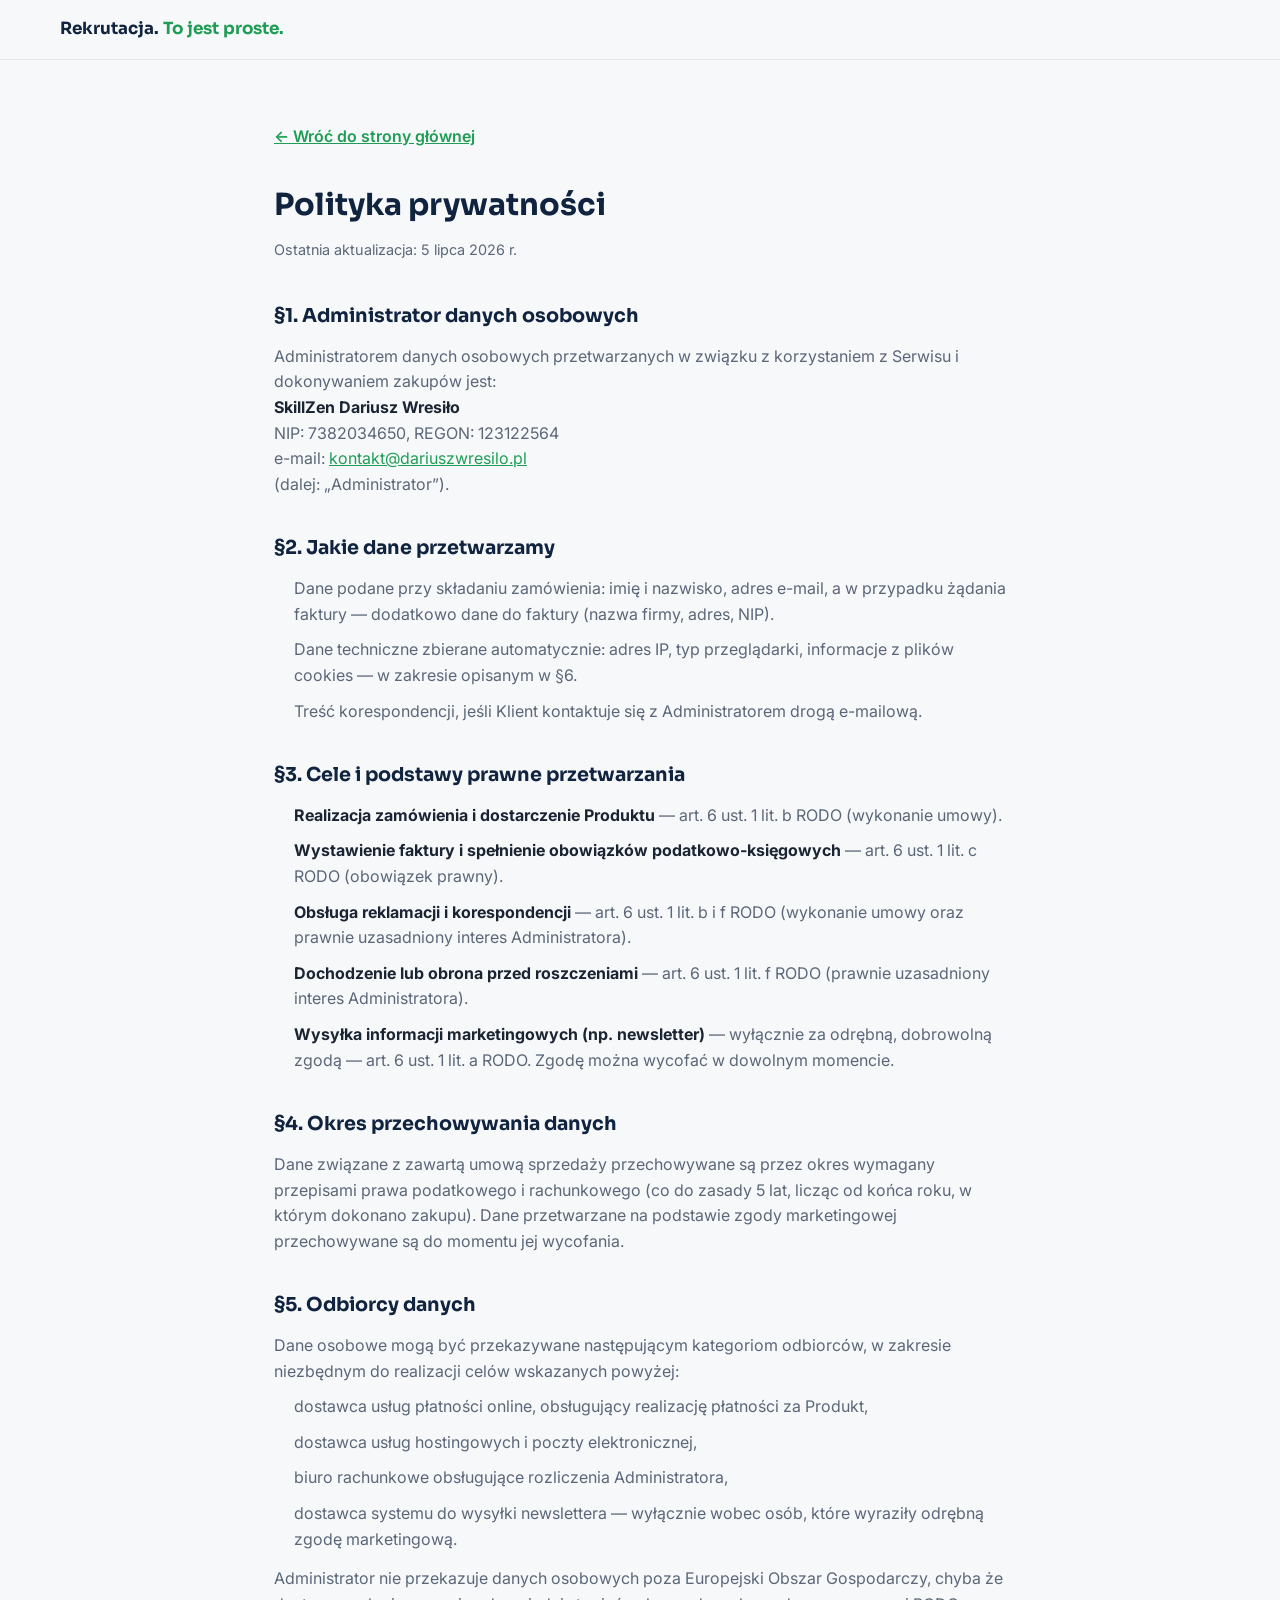
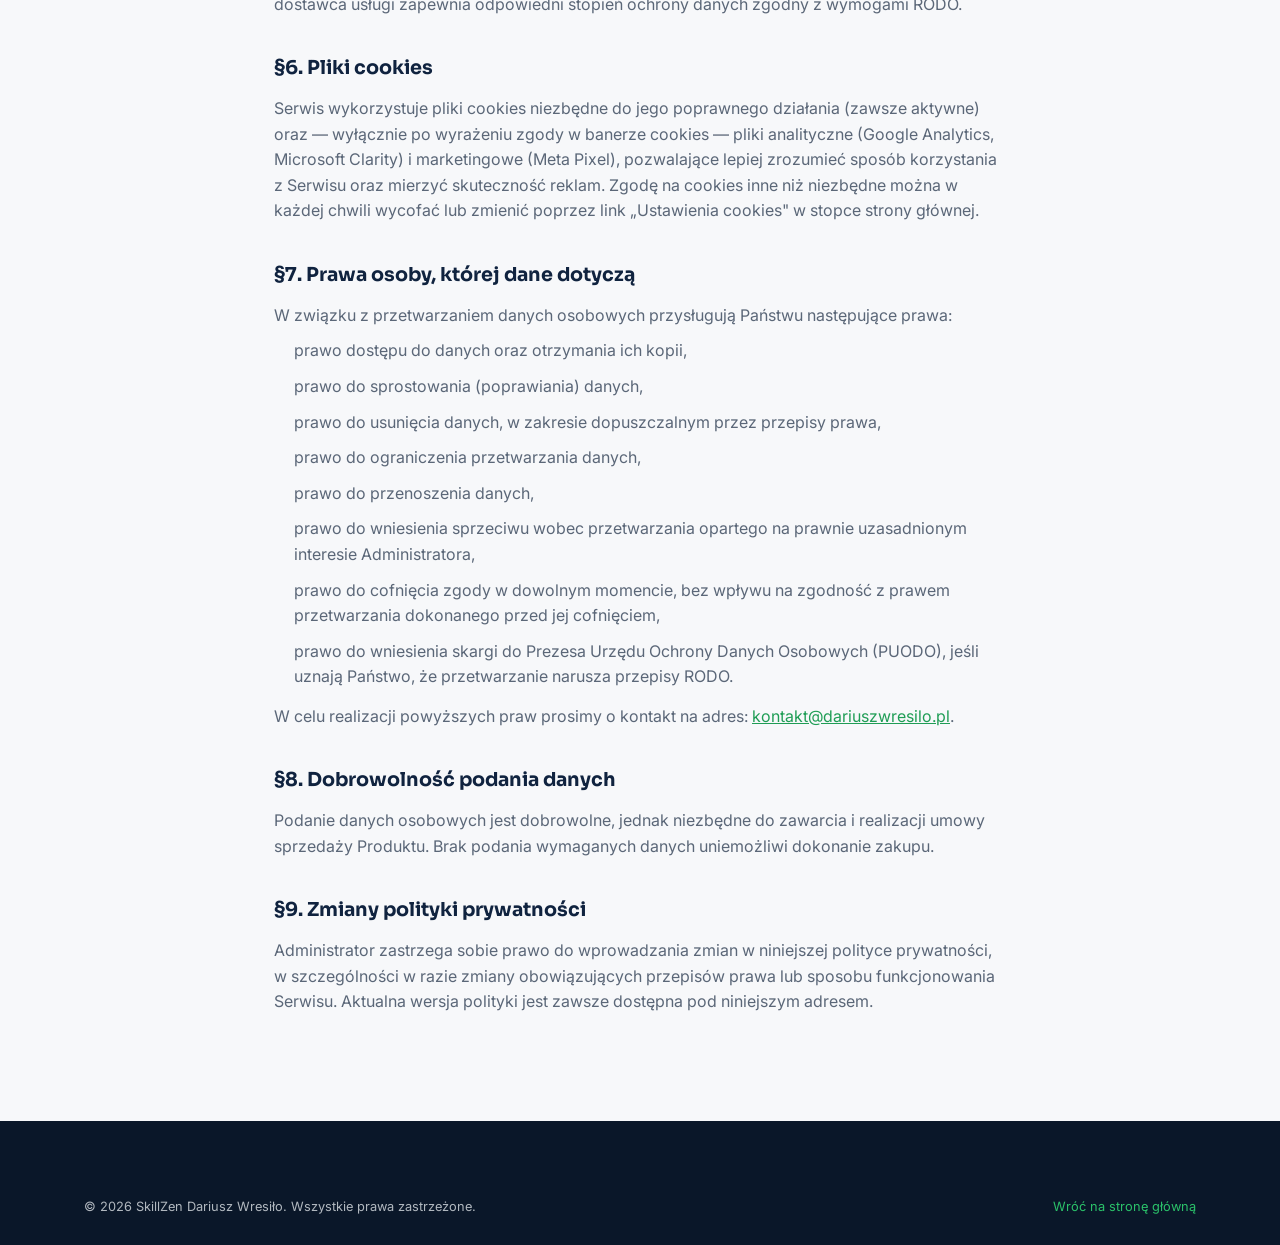
<file: rekrutacja/polityka-prywatnosci.html>
<!DOCTYPE html>
<html lang="pl">
<head>
  <meta charset="UTF-8" />
  <meta name="viewport" content="width=device-width, initial-scale=1.0" />
  <title>Polityka prywatności — Rekrutacja. To jest proste.</title>
  <meta name="robots" content="noindex" />
  <link rel="preconnect" href="https://fonts.googleapis.com" />
  <link rel="preconnect" href="https://fonts.gstatic.com" crossorigin />
  <link href="https://fonts.googleapis.com/css2?family=Sora:wght@400;600;700&family=Inter:wght@400;500;600;700&display=swap" rel="stylesheet" />
  <link rel="stylesheet" href="styles.css" />
</head>
<body>
  <header class="site-header">
    <div class="container site-header__inner">
      <a class="site-header__logo" href="index.html">Rekrutacja. <span>To jest proste.</span></a>
    </div>
  </header>

  <main class="legal">
    <a class="legal__back" href="index.html">← Wróć do strony głównej</a>
    <h1>Polityka prywatności</h1>
    <p class="legal__updated">Ostatnia aktualizacja: 5 lipca 2026 r.</p>

    <h2>§1. Administrator danych osobowych</h2>
    <p>
      Administratorem danych osobowych przetwarzanych w związku z
      korzystaniem z Serwisu i dokonywaniem zakupów jest:<br />
      <strong>SkillZen Dariusz Wresiło</strong><br />
      NIP: 7382034650, REGON: 123122564<br />
      e-mail: <a href="mailto:kontakt@dariuszwresilo.pl">kontakt@dariuszwresilo.pl</a><br />
      (dalej: „Administrator”).
    </p>

    <h2>§2. Jakie dane przetwarzamy</h2>
    <ul>
      <li>Dane podane przy składaniu zamówienia: imię i nazwisko, adres e-mail, a w przypadku żądania faktury — dodatkowo dane do faktury (nazwa firmy, adres, NIP).</li>
      <li>Dane techniczne zbierane automatycznie: adres IP, typ przeglądarki, informacje z plików cookies — w zakresie opisanym w §6.</li>
      <li>Treść korespondencji, jeśli Klient kontaktuje się z Administratorem drogą e-mailową.</li>
    </ul>

    <h2>§3. Cele i podstawy prawne przetwarzania</h2>
    <ul>
      <li><strong>Realizacja zamówienia i dostarczenie Produktu</strong> — art. 6 ust. 1 lit. b RODO (wykonanie umowy).</li>
      <li><strong>Wystawienie faktury i spełnienie obowiązków podatkowo-księgowych</strong> — art. 6 ust. 1 lit. c RODO (obowiązek prawny).</li>
      <li><strong>Obsługa reklamacji i korespondencji</strong> — art. 6 ust. 1 lit. b i f RODO (wykonanie umowy oraz prawnie uzasadniony interes Administratora).</li>
      <li><strong>Dochodzenie lub obrona przed roszczeniami</strong> — art. 6 ust. 1 lit. f RODO (prawnie uzasadniony interes Administratora).</li>
      <li><strong>Wysyłka informacji marketingowych (np. newsletter)</strong> — wyłącznie za odrębną, dobrowolną zgodą — art. 6 ust. 1 lit. a RODO. Zgodę można wycofać w dowolnym momencie.</li>
    </ul>

    <h2>§4. Okres przechowywania danych</h2>
    <p>
      Dane związane z zawartą umową sprzedaży przechowywane są przez okres
      wymagany przepisami prawa podatkowego i rachunkowego (co do zasady
      5 lat, licząc od końca roku, w którym dokonano zakupu). Dane
      przetwarzane na podstawie zgody marketingowej przechowywane są do
      momentu jej wycofania.
    </p>

    <h2>§5. Odbiorcy danych</h2>
    <p>Dane osobowe mogą być przekazywane następującym kategoriom odbiorców, w zakresie niezbędnym do realizacji celów wskazanych powyżej:</p>
    <ul>
      <li>dostawca usług płatności online, obsługujący realizację płatności za Produkt,</li>
      <li>dostawca usług hostingowych i poczty elektronicznej,</li>
      <li>biuro rachunkowe obsługujące rozliczenia Administratora,</li>
      <li>dostawca systemu do wysyłki newslettera — wyłącznie wobec osób, które wyraziły odrębną zgodę marketingową.</li>
    </ul>
    <p>Administrator nie przekazuje danych osobowych poza Europejski Obszar Gospodarczy, chyba że dostawca usługi zapewnia odpowiedni stopień ochrony danych zgodny z wymogami RODO.</p>

    <h2>§6. Pliki cookies</h2>
    <p>
      Serwis wykorzystuje pliki cookies niezbędne do jego poprawnego
      działania (zawsze aktywne) oraz — wyłącznie po wyrażeniu zgody w
      banerze cookies — pliki analityczne (Google Analytics, Microsoft Clarity) i marketingowe
      (Meta Pixel), pozwalające lepiej zrozumieć sposób korzystania z
      Serwisu oraz mierzyć skuteczność reklam. Zgodę na cookies inne niż
      niezbędne można w każdej chwili wycofać lub zmienić poprzez link
      „Ustawienia cookies" w stopce strony głównej.
    </p>

    <h2>§7. Prawa osoby, której dane dotyczą</h2>
    <p>W związku z przetwarzaniem danych osobowych przysługują Państwu następujące prawa:</p>
    <ul>
      <li>prawo dostępu do danych oraz otrzymania ich kopii,</li>
      <li>prawo do sprostowania (poprawiania) danych,</li>
      <li>prawo do usunięcia danych, w zakresie dopuszczalnym przez przepisy prawa,</li>
      <li>prawo do ograniczenia przetwarzania danych,</li>
      <li>prawo do przenoszenia danych,</li>
      <li>prawo do wniesienia sprzeciwu wobec przetwarzania opartego na prawnie uzasadnionym interesie Administratora,</li>
      <li>prawo do cofnięcia zgody w dowolnym momencie, bez wpływu na zgodność z prawem przetwarzania dokonanego przed jej cofnięciem,</li>
      <li>prawo do wniesienia skargi do Prezesa Urzędu Ochrony Danych Osobowych (PUODO), jeśli uznają Państwo, że przetwarzanie narusza przepisy RODO.</li>
    </ul>
    <p>
      W celu realizacji powyższych praw prosimy o kontakt na adres:
      <a href="mailto:kontakt@dariuszwresilo.pl">kontakt@dariuszwresilo.pl</a>.
    </p>

    <h2>§8. Dobrowolność podania danych</h2>
    <p>
      Podanie danych osobowych jest dobrowolne, jednak niezbędne do
      zawarcia i realizacji umowy sprzedaży Produktu. Brak podania
      wymaganych danych uniemożliwi dokonanie zakupu.
    </p>

    <h2>§9. Zmiany polityki prywatności</h2>
    <p>
      Administrator zastrzega sobie prawo do wprowadzania zmian w
      niniejszej polityce prywatności, w szczególności w razie zmiany
      obowiązujących przepisów prawa lub sposobu funkcjonowania Serwisu.
      Aktualna wersja polityki jest zawsze dostępna pod niniejszym adresem.
    </p>
  </main>

  <footer class="site-footer">
    <div class="container footer__bottom">
      <span>© 2026 SkillZen Dariusz Wresiło. Wszystkie prawa zastrzeżone.</span>
      <a href="index.html" style="color:var(--color-green-light)">Wróć na stronę główną</a>
    </div>
  </footer>
</body>
</html>
</file>
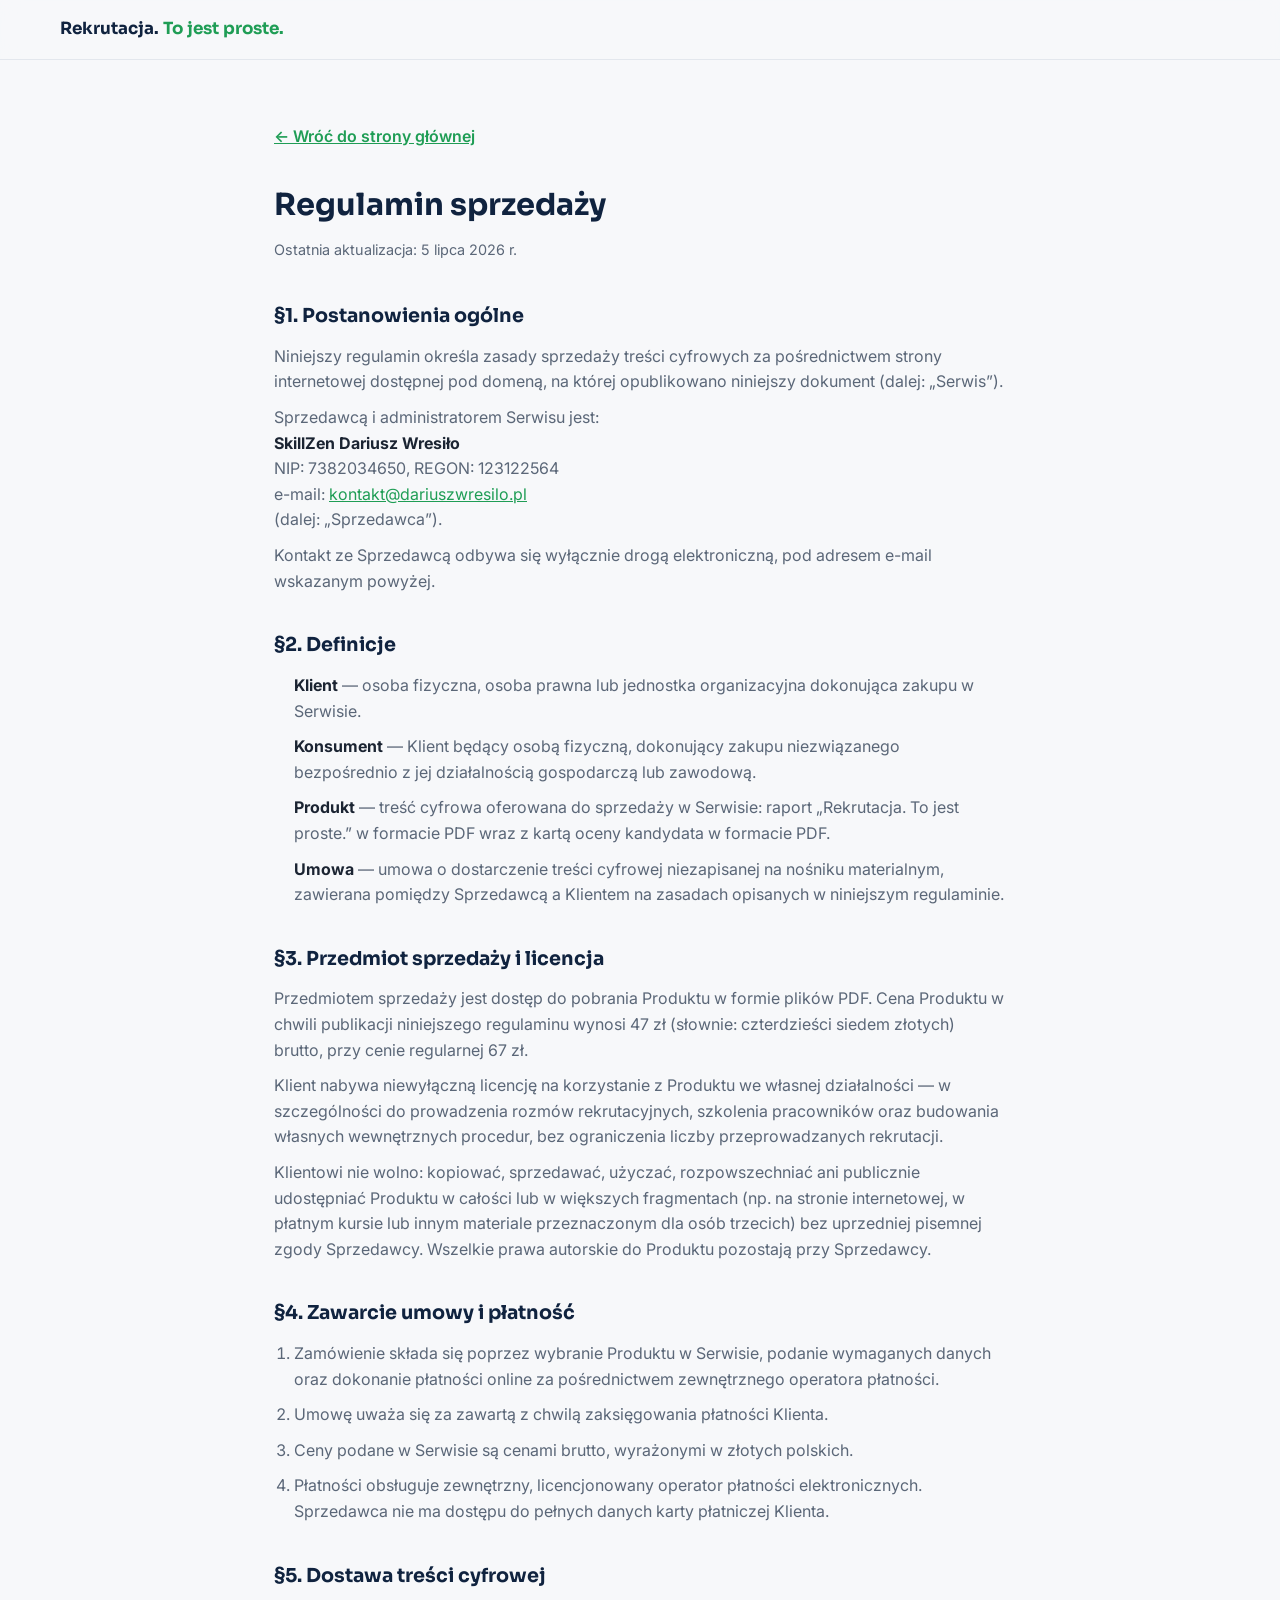
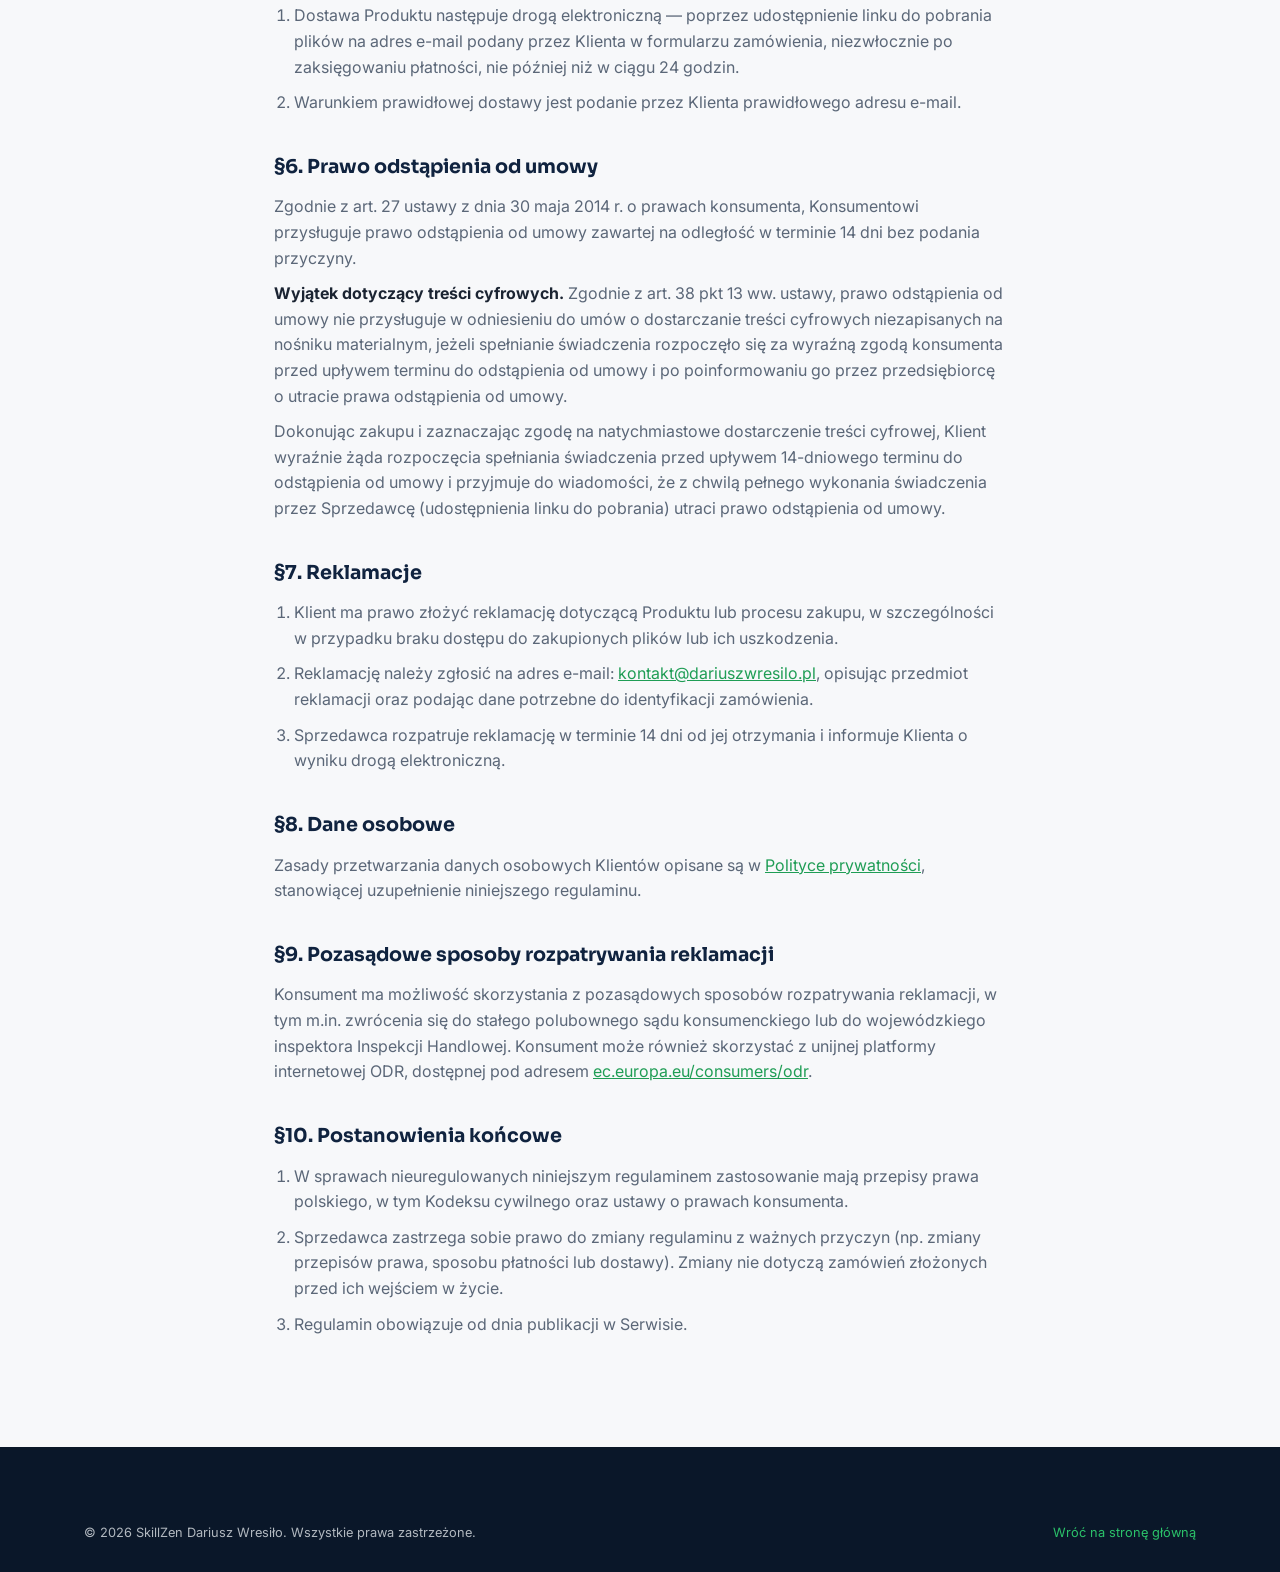
<file: rekrutacja/regulamin.html>
<!DOCTYPE html>
<html lang="pl">
<head>
  <meta charset="UTF-8" />
  <meta name="viewport" content="width=device-width, initial-scale=1.0" />
  <title>Regulamin sprzedaży — Rekrutacja. To jest proste.</title>
  <meta name="robots" content="noindex" />
  <link rel="preconnect" href="https://fonts.googleapis.com" />
  <link rel="preconnect" href="https://fonts.gstatic.com" crossorigin />
  <link href="https://fonts.googleapis.com/css2?family=Sora:wght@400;600;700&family=Inter:wght@400;500;600;700&display=swap" rel="stylesheet" />
  <link rel="stylesheet" href="styles.css" />
</head>
<body>
  <header class="site-header">
    <div class="container site-header__inner">
      <a class="site-header__logo" href="index.html">Rekrutacja. <span>To jest proste.</span></a>
    </div>
  </header>

  <main class="legal">
    <a class="legal__back" href="index.html">← Wróć do strony głównej</a>
    <h1>Regulamin sprzedaży</h1>
    <p class="legal__updated">Ostatnia aktualizacja: 5 lipca 2026 r.</p>

    <h2>§1. Postanowienia ogólne</h2>
    <p>
      Niniejszy regulamin określa zasady sprzedaży treści cyfrowych za
      pośrednictwem strony internetowej dostępnej pod domeną, na której
      opublikowano niniejszy dokument (dalej: „Serwis”).
    </p>
    <p>
      Sprzedawcą i administratorem Serwisu jest:<br />
      <strong>SkillZen Dariusz Wresiło</strong><br />
      NIP: 7382034650, REGON: 123122564<br />
      e-mail: <a href="mailto:kontakt@dariuszwresilo.pl">kontakt@dariuszwresilo.pl</a><br />
      (dalej: „Sprzedawca”).
    </p>
    <p>
      Kontakt ze Sprzedawcą odbywa się wyłącznie drogą elektroniczną, pod
      adresem e-mail wskazanym powyżej.
    </p>

    <h2>§2. Definicje</h2>
    <ul>
      <li><strong>Klient</strong> — osoba fizyczna, osoba prawna lub jednostka organizacyjna dokonująca zakupu w Serwisie.</li>
      <li><strong>Konsument</strong> — Klient będący osobą fizyczną, dokonujący zakupu niezwiązanego bezpośrednio z jej działalnością gospodarczą lub zawodową.</li>
      <li><strong>Produkt</strong> — treść cyfrowa oferowana do sprzedaży w Serwisie: raport „Rekrutacja. To jest proste.” w formacie PDF wraz z kartą oceny kandydata w formacie PDF.</li>
      <li><strong>Umowa</strong> — umowa o dostarczenie treści cyfrowej niezapisanej na nośniku materialnym, zawierana pomiędzy Sprzedawcą a Klientem na zasadach opisanych w niniejszym regulaminie.</li>
    </ul>

    <h2>§3. Przedmiot sprzedaży i licencja</h2>
    <p>
      Przedmiotem sprzedaży jest dostęp do pobrania Produktu w formie plików
      PDF. Cena Produktu w chwili publikacji niniejszego regulaminu wynosi
      47 zł (słownie: czterdzieści siedem złotych) brutto, przy cenie
      regularnej 67 zł.
    </p>
    <p>
      Klient nabywa niewyłączną licencję na korzystanie z Produktu we
      własnej działalności — w szczególności do prowadzenia rozmów
      rekrutacyjnych, szkolenia pracowników oraz budowania własnych
      wewnętrznych procedur, bez ograniczenia liczby przeprowadzanych
      rekrutacji.
    </p>
    <p>
      Klientowi nie wolno: kopiować, sprzedawać, użyczać, rozpowszechniać
      ani publicznie udostępniać Produktu w całości lub w większych
      fragmentach (np. na stronie internetowej, w płatnym kursie lub innym
      materiale przeznaczonym dla osób trzecich) bez uprzedniej pisemnej
      zgody Sprzedawcy. Wszelkie prawa autorskie do Produktu pozostają przy
      Sprzedawcy.
    </p>

    <h2>§4. Zawarcie umowy i płatność</h2>
    <ol>
      <li>Zamówienie składa się poprzez wybranie Produktu w Serwisie, podanie wymaganych danych oraz dokonanie płatności online za pośrednictwem zewnętrznego operatora płatności.</li>
      <li>Umowę uważa się za zawartą z chwilą zaksięgowania płatności Klienta.</li>
      <li>Ceny podane w Serwisie są cenami brutto, wyrażonymi w złotych polskich.</li>
      <li>Płatności obsługuje zewnętrzny, licencjonowany operator płatności elektronicznych. Sprzedawca nie ma dostępu do pełnych danych karty płatniczej Klienta.</li>
    </ol>

    <h2>§5. Dostawa treści cyfrowej</h2>
    <ol>
      <li>Dostawa Produktu następuje drogą elektroniczną — poprzez udostępnienie linku do pobrania plików na adres e-mail podany przez Klienta w formularzu zamówienia, niezwłocznie po zaksięgowaniu płatności, nie później niż w ciągu 24 godzin.</li>
      <li>Warunkiem prawidłowej dostawy jest podanie przez Klienta prawidłowego adresu e-mail.</li>
    </ol>

    <h2>§6. Prawo odstąpienia od umowy</h2>
    <p>
      Zgodnie z art. 27 ustawy z dnia 30 maja 2014 r. o prawach konsumenta,
      Konsumentowi przysługuje prawo odstąpienia od umowy zawartej na
      odległość w terminie 14 dni bez podania przyczyny.
    </p>
    <p>
      <strong>Wyjątek dotyczący treści cyfrowych.</strong> Zgodnie z art. 38
      pkt 13 ww. ustawy, prawo odstąpienia od umowy nie przysługuje w
      odniesieniu do umów o dostarczanie treści cyfrowych niezapisanych na
      nośniku materialnym, jeżeli spełnianie świadczenia rozpoczęło się za
      wyraźną zgodą konsumenta przed upływem terminu do odstąpienia od
      umowy i po poinformowaniu go przez przedsiębiorcę o utracie prawa
      odstąpienia od umowy.
    </p>
    <p>
      Dokonując zakupu i zaznaczając zgodę na natychmiastowe dostarczenie
      treści cyfrowej, Klient wyraźnie żąda rozpoczęcia spełniania
      świadczenia przed upływem 14-dniowego terminu do odstąpienia od
      umowy i przyjmuje do wiadomości, że z chwilą pełnego wykonania
      świadczenia przez Sprzedawcę (udostępnienia linku do pobrania)
      utraci prawo odstąpienia od umowy.
    </p>

    <h2>§7. Reklamacje</h2>
    <ol>
      <li>Klient ma prawo złożyć reklamację dotyczącą Produktu lub procesu zakupu, w szczególności w przypadku braku dostępu do zakupionych plików lub ich uszkodzenia.</li>
      <li>Reklamację należy zgłosić na adres e-mail: <a href="mailto:kontakt@dariuszwresilo.pl">kontakt@dariuszwresilo.pl</a>, opisując przedmiot reklamacji oraz podając dane potrzebne do identyfikacji zamówienia.</li>
      <li>Sprzedawca rozpatruje reklamację w terminie 14 dni od jej otrzymania i informuje Klienta o wyniku drogą elektroniczną.</li>
    </ol>

    <h2>§8. Dane osobowe</h2>
    <p>
      Zasady przetwarzania danych osobowych Klientów opisane są w
      <a href="polityka-prywatnosci.html">Polityce prywatności</a>, stanowiącej
      uzupełnienie niniejszego regulaminu.
    </p>

    <h2>§9. Pozasądowe sposoby rozpatrywania reklamacji</h2>
    <p>
      Konsument ma możliwość skorzystania z pozasądowych sposobów
      rozpatrywania reklamacji, w tym m.in. zwrócenia się do stałego
      polubownego sądu konsumenckiego lub do wojewódzkiego inspektora
      Inspekcji Handlowej. Konsument może również skorzystać z unijnej
      platformy internetowej ODR, dostępnej pod adresem
      <a href="https://ec.europa.eu/consumers/odr" target="_blank" rel="noopener">ec.europa.eu/consumers/odr</a>.
    </p>

    <h2>§10. Postanowienia końcowe</h2>
    <ol>
      <li>W sprawach nieuregulowanych niniejszym regulaminem zastosowanie mają przepisy prawa polskiego, w tym Kodeksu cywilnego oraz ustawy o prawach konsumenta.</li>
      <li>Sprzedawca zastrzega sobie prawo do zmiany regulaminu z ważnych przyczyn (np. zmiany przepisów prawa, sposobu płatności lub dostawy). Zmiany nie dotyczą zamówień złożonych przed ich wejściem w życie.</li>
      <li>Regulamin obowiązuje od dnia publikacji w Serwisie.</li>
    </ol>
  </main>

  <footer class="site-footer">
    <div class="container footer__bottom">
      <span>© 2026 SkillZen Dariusz Wresiło. Wszystkie prawa zastrzeżone.</span>
      <a href="index.html" style="color:var(--color-green-light)">Wróć na stronę główną</a>
    </div>
  </footer>
</body>
</html>
</file>
<file: rekrutacja/styles.css>
/* ==========================================================================
   Rekrutacja. To jest proste. — strona sprzedażowa
   ========================================================================== */

* { margin: 0; padding: 0; box-sizing: border-box; }

:root {
  --font-head: "Sora", sans-serif;
  --font-body: "Inter", sans-serif;

  --color-bg: #f7f8fa;
  --color-bg-alt: #ffffff;
  --color-navy: #10233f;
  --color-navy-deep: #0a1729;
  --color-navy-soft: #1c3457;
  --color-green: #1f9d55;
  --color-green-light: #2bc26a;
  --color-gold: #c8912f;
  --color-red: #d64545;
  --color-text: #1b2432;
  --color-text-soft: #5b6778;
  --color-line: #e3e7ed;
  --color-on-navy: #f3f6fa;
  --color-on-navy-soft: rgba(243, 246, 250, 0.72);

  --radius-lg: 24px;
  --radius-md: 16px;
  --radius-sm: 10px;

  --shadow-soft: 0 30px 60px -28px rgba(10, 23, 41, 0.35);
  --shadow-card: 0 18px 40px -20px rgba(16, 35, 63, 0.22);

  --ease: cubic-bezier(0.16, 0.84, 0.44, 1);
  --container-w: 1160px;
}

html { scroll-behavior: auto; }

body {
  font-family: var(--font-body);
  background: var(--color-bg);
  color: var(--color-text);
  line-height: 1.6;
  -webkit-font-smoothing: antialiased;
}

img { max-width: 100%; display: block; }
a { color: inherit; text-decoration: none; }
ul { list-style: none; }
button { font: inherit; cursor: pointer; background: none; border: none; color: inherit; }

.container {
  max-width: var(--container-w);
  margin: 0 auto;
  padding: 0 24px;
}

.section { padding: 96px 0; }
@media (max-width: 720px) { .section { padding: 64px 0; } }

.section--alt { background: var(--color-bg-alt); }
.section--navy {
  background: linear-gradient(160deg, var(--color-navy-deep), var(--color-navy));
  color: var(--color-on-navy);
}

.skip-link {
  position: fixed; top: -100px; left: 16px; z-index: 999;
  background: var(--color-navy); color: #fff; padding: 12px 18px;
  border-radius: var(--radius-sm); transition: top 0.2s var(--ease);
}
.skip-link:focus { top: 16px; }

a:focus-visible, button:focus-visible, input:focus-visible {
  outline: 2px solid var(--color-green); outline-offset: 3px; border-radius: 4px;
}

/* ---------- Section head ---------- */
.section__head {
  max-width: 680px;
  margin: 0 auto 48px;
  text-align: center;
}
.section__eyebrow {
  display: inline-block;
  font-family: var(--font-head);
  font-size: 0.8rem;
  font-weight: 600;
  letter-spacing: 0.08em;
  text-transform: uppercase;
  color: var(--color-green);
  margin-bottom: 14px;
}
.section--navy .section__eyebrow { color: var(--color-green-light); }
.section__title {
  font-family: var(--font-head);
  font-size: clamp(1.7rem, 3.2vw, 2.5rem);
  font-weight: 700;
  line-height: 1.25;
  color: var(--color-navy);
  margin-bottom: 16px;
}
.section--navy .section__title { color: #fff; }
.section__subtitle {
  color: var(--color-text-soft);
  font-size: 1.05rem;
}
.section--navy .section__subtitle { color: var(--color-on-navy-soft); }

mark {
  background: none;
  color: var(--color-green);
  font-weight: 700;
}

/* ---------- Buttons ---------- */
.btn {
  display: inline-flex;
  align-items: center;
  justify-content: center;
  gap: 8px;
  padding: 16px 30px;
  border-radius: 999px;
  font-family: var(--font-head);
  font-weight: 600;
  font-size: 1rem;
  transition: transform 0.25s var(--ease), box-shadow 0.25s var(--ease), background 0.2s var(--ease);
  white-space: nowrap;
}
.btn--primary {
  background: var(--color-green);
  color: #fff;
  box-shadow: 0 16px 32px -14px rgba(31, 157, 85, 0.55);
}
.btn--primary:hover { background: var(--color-green-light); transform: translateY(-2px); }
.btn--secondary {
  background: transparent;
  color: var(--color-navy);
  border: 1.5px solid var(--color-line);
}
.btn--secondary:hover { border-color: var(--color-navy); transform: translateY(-2px); }
.section--navy .btn--secondary,
.hero .btn--secondary {
  color: #fff;
  border-color: rgba(255,255,255,0.3);
}
.section--navy .btn--secondary:hover,
.hero .btn--secondary:hover { border-color: #fff; }
.btn--block { width: 100%; }
.btn--sm { padding: 11px 20px; font-size: 0.9rem; }

/* ==================== HEADER ==================== */
.site-header {
  position: sticky;
  top: 0;
  z-index: 90;
  background: rgba(247, 248, 250, 0.9);
  backdrop-filter: blur(10px);
  border-bottom: 1px solid var(--color-line);
}
.site-header__inner {
  display: flex;
  align-items: center;
  justify-content: space-between;
  gap: 16px;
  padding: 16px 0;
}
.site-header__logo {
  font-family: var(--font-head);
  font-weight: 700;
  font-size: 1.05rem;
  color: var(--color-navy);
}
.site-header__logo span { color: var(--color-green); }
.site-header__cta { flex-shrink: 0; }

/* ==================== HERO ==================== */
.hero {
  position: relative;
  overflow: hidden;
  background: linear-gradient(170deg, var(--color-navy-deep) 0%, var(--color-navy) 55%, var(--color-navy-soft) 100%);
  color: var(--color-on-navy);
  padding: 72px 0 96px;
}
.hero__glow {
  position: absolute;
  border-radius: 50%;
  filter: blur(90px);
  opacity: 0.35;
  pointer-events: none;
}
.hero__glow--green { width: 420px; height: 420px; background: var(--color-green); top: -120px; right: -80px; }
.hero__glow--gold { width: 320px; height: 320px; background: var(--color-gold); bottom: -140px; left: -60px; opacity: 0.2; }

.hero__grid {
  position: relative;
  display: grid;
  grid-template-columns: 1.1fr 0.9fr;
  gap: 56px;
  align-items: center;
}
@media (max-width: 900px) {
  .hero__grid { grid-template-columns: 1fr; }
  .hero__mockup { order: -1; max-width: 280px; margin: 0 auto; }
}

.badge {
  display: inline-flex;
  align-items: center;
  gap: 8px;
  padding: 8px 16px;
  border-radius: 999px;
  background: rgba(255,255,255,0.08);
  border: 1px solid rgba(255,255,255,0.16);
  font-size: 0.85rem;
  font-weight: 600;
  margin-bottom: 24px;
}
.badge__dot { width: 8px; height: 8px; border-radius: 50%; background: var(--color-green-light); }

.hero__title {
  font-family: var(--font-head);
  font-size: clamp(2.1rem, 4.6vw, 3.4rem);
  font-weight: 700;
  line-height: 1.12;
  margin-bottom: 22px;
}
.hero__highlight { color: var(--color-green-light); }

.hero__subtitle {
  font-size: 1.15rem;
  color: var(--color-on-navy-soft);
  max-width: 540px;
  margin-bottom: 32px;
}

.hero__price-row {
  display: flex;
  align-items: baseline;
  gap: 14px;
  margin-bottom: 28px;
}
.hero__price-old {
  font-family: var(--font-head);
  font-size: 1.4rem;
  color: rgba(255,255,255,0.45);
  text-decoration: line-through;
}
.hero__price-new {
  font-family: var(--font-head);
  font-size: 2.8rem;
  font-weight: 700;
  color: #fff;
}
.hero__price-badge {
  background: var(--color-gold);
  color: var(--color-navy-deep);
  font-family: var(--font-head);
  font-weight: 700;
  font-size: 0.78rem;
  padding: 5px 11px;
  border-radius: 999px;
  align-self: center;
}
.hero__premiere-note {
  font-size: 0.78rem;
  color: rgba(255,255,255,0.4);
  margin-top: -18px;
  margin-bottom: 24px;
}

.hero__actions { display: flex; flex-wrap: wrap; gap: 14px; margin-bottom: 40px; }

.hero__trust {
  display: flex;
  flex-wrap: wrap;
  gap: 28px;
  border-top: 1px solid rgba(255,255,255,0.14);
  padding-top: 24px;
}
.trust-item__value {
  display: block;
  font-family: var(--font-head);
  font-size: 1.5rem;
  font-weight: 700;
  color: var(--color-green-light);
}
.trust-item__label {
  font-size: 0.82rem;
  color: var(--color-on-navy-soft);
}

.hero__mockup { position: relative; }
@media (min-width: 901px) {
  .hero__mockup { max-width: 380px; margin-left: auto; }
}
.hero__cover-img {
  width: 100%;
  height: auto;
  border-radius: var(--radius-md);
  box-shadow: var(--shadow-soft);
}

/* ==================== PROBLEM / STORY ==================== */
.story {
  max-width: 760px;
  margin: 0 auto;
}
.story__quote {
  font-family: var(--font-head);
  font-size: clamp(1.3rem, 2.6vw, 1.7rem);
  font-weight: 600;
  line-height: 1.5;
  color: var(--color-navy);
  margin-bottom: 24px;
}
.story__quote mark.bad { color: var(--color-red); }
.story__body {
  color: var(--color-text-soft);
  font-size: 1.05rem;
}
.story__body + .story__body { margin-top: 14px; }

/* ==================== STATS ==================== */
.stats-grid {
  display: grid;
  grid-template-columns: repeat(4, 1fr);
  gap: 24px;
}
@media (max-width: 800px) { .stats-grid { grid-template-columns: repeat(2, 1fr); } }
.stat {
  background: rgba(255,255,255,0.05);
  border: 1px solid rgba(255,255,255,0.12);
  border-radius: var(--radius-md);
  padding: 28px 22px;
  text-align: center;
}
.stat__value {
  font-family: var(--font-head);
  font-size: clamp(1.8rem, 3vw, 2.4rem);
  font-weight: 700;
  color: var(--color-green-light);
  margin-bottom: 8px;
}
.stat__label {
  font-size: 0.88rem;
  color: var(--color-on-navy-soft);
}
.stat__source {
  display: block;
  font-size: 0.72rem;
  color: rgba(255,255,255,0.4);
  margin-top: 6px;
}

/* ==================== CARDS (oferta) ==================== */
.cards-grid {
  display: grid;
  grid-template-columns: repeat(2, 1fr);
  gap: 28px;
}
@media (max-width: 800px) { .cards-grid { grid-template-columns: 1fr; } }

.card {
  background: var(--color-bg-alt);
  border: 1px solid var(--color-line);
  border-radius: var(--radius-lg);
  padding: 32px;
  box-shadow: var(--shadow-card);
  display: flex;
  flex-direction: column;
  gap: 18px;
}
.card__mockup {
  border-radius: var(--radius-md);
  overflow: hidden;
  aspect-ratio: 3/4;
  padding: 16px;
  background: #f4f6f9;
  border: 1px solid var(--color-line);
}
.card__mockup img { width: 100%; height: 100%; object-fit: cover; border-radius: 8px; display: block; }
.card__title {
  font-family: var(--font-head);
  font-size: 1.3rem;
  color: var(--color-navy);
}
.card__desc { color: var(--color-text-soft); }
.card__list { display: flex; flex-direction: column; gap: 10px; margin-top: 4px; }
.card__list li {
  display: flex;
  gap: 10px;
  align-items: flex-start;
  font-size: 0.95rem;
  color: var(--color-text);
}
.card__list li::before {
  content: "";
  flex-shrink: 0;
  width: 18px; height: 18px;
  margin-top: 3px;
  border-radius: 50%;
  background: var(--color-green);
  -webkit-mask: url("data:image/svg+xml,%3Csvg xmlns='http://www.w3.org/2000/svg' viewBox='0 0 24 24'%3E%3Cpath fill='black' d='M9 16.2 4.8 12l-1.4 1.4L9 19 21 7l-1.4-1.4z'/%3E%3C/svg%3E") center/70% no-repeat;
  mask: url("data:image/svg+xml,%3Csvg xmlns='http://www.w3.org/2000/svg' viewBox='0 0 24 24'%3E%3Cpath fill='black' d='M9 16.2 4.8 12l-1.4 1.4L9 19 21 7l-1.4-1.4z'/%3E%3C/svg%3E") center/70% no-repeat;
}

/* ==================== FLAGS (przykładowe pytania) ==================== */
.flags {
  display: grid;
  grid-template-columns: 1fr 1fr;
  gap: 14px;
  margin-top: 6px;
}
@media (max-width: 560px) { .flags { grid-template-columns: 1fr; } }
.flag {
  border-radius: var(--radius-sm);
  padding: 14px 16px;
  font-size: 0.9rem;
}
.flag--green { background: rgba(31, 157, 85, 0.08); border: 1px solid rgba(31, 157, 85, 0.25); }
.flag--red { background: rgba(214, 69, 69, 0.07); border: 1px solid rgba(214, 69, 69, 0.22); }
.flag__label { font-weight: 700; font-family: var(--font-head); font-size: 0.78rem; letter-spacing: 0.03em; text-transform: uppercase; display: block; margin-bottom: 4px; }
.flag--green .flag__label { color: var(--color-green); }
.flag--red .flag__label { color: var(--color-red); }

/* ==================== ACCORDION ==================== */
.accordion { border-top: 1px solid var(--color-line); }
.accordion-item { border-bottom: 1px solid var(--color-line); }
.accordion-item__header {
  width: 100%;
  display: flex;
  align-items: center;
  justify-content: space-between;
  gap: 16px;
  padding: 22px 4px;
  text-align: left;
}
.accordion-item__title-wrap { display: flex; align-items: baseline; gap: 14px; }
.accordion-item__number {
  font-family: var(--font-head);
  font-weight: 700;
  color: var(--color-green);
  font-size: 0.95rem;
}
.accordion-item__title {
  font-family: var(--font-head);
  font-weight: 600;
  font-size: 1.05rem;
  color: var(--color-navy);
}
.accordion-item__icon {
  flex-shrink: 0;
  width: 26px; height: 26px;
  border-radius: 50%;
  border: 1.5px solid var(--color-line);
  position: relative;
}
.accordion-item__icon::before, .accordion-item__icon::after {
  content: "";
  position: absolute;
  background: var(--color-navy);
  top: 50%; left: 50%;
  transform: translate(-50%, -50%);
}
.accordion-item__icon::before { width: 10px; height: 1.5px; }
.accordion-item__icon::after { width: 1.5px; height: 10px; transition: transform 0.25s var(--ease); }
.accordion-item.is-active .accordion-item__icon::after { transform: translate(-50%, -50%) rotate(90deg) scale(0); }

.accordion-item__content {
  display: grid;
  grid-template-rows: 0fr;
  transition: grid-template-rows 0.35s var(--ease);
}
.accordion-item.is-active .accordion-item__content { grid-template-rows: 1fr; }
.accordion-item__content-inner { overflow: hidden; }
.accordion-item__body {
  padding: 0 4px 24px;
  color: var(--color-text-soft);
}

/* ==================== METODA / KROKI ==================== */
.steps {
  display: grid;
  grid-template-columns: repeat(4, 1fr);
  gap: 24px;
}
@media (max-width: 900px) { .steps { grid-template-columns: repeat(2, 1fr); } }
@media (max-width: 560px) { .steps { grid-template-columns: 1fr; } }
.step {
  background: var(--color-bg-alt);
  border: 1px solid var(--color-line);
  border-radius: var(--radius-md);
  padding: 24px;
}
.step__letter {
  display: inline-flex;
  align-items: center;
  justify-content: center;
  width: 36px; height: 36px;
  border-radius: 50%;
  background: var(--color-navy);
  color: #fff;
  font-family: var(--font-head);
  font-weight: 700;
  margin-bottom: 14px;
}
.step__title { font-family: var(--font-head); font-weight: 700; color: var(--color-navy); margin-bottom: 6px; }
.step__desc { color: var(--color-text-soft); font-size: 0.92rem; }

/* ==================== DLA KOGO ==================== */
.audience-grid {
  display: grid;
  grid-template-columns: 1fr 1fr;
  gap: 24px;
}
@media (max-width: 720px) { .audience-grid { grid-template-columns: 1fr; } }
.audience-card {
  border-radius: var(--radius-lg);
  padding: 30px;
}
.audience-card--yes { background: rgba(31,157,85,0.06); border: 1px solid rgba(31,157,85,0.25); }
.audience-card--no { background: rgba(91,103,120,0.05); border: 1px solid var(--color-line); }
.audience-card h3 { font-family: var(--font-head); color: var(--color-navy); margin-bottom: 16px; }
.audience-card ul { display: flex; flex-direction: column; gap: 12px; }
.audience-card li { display: flex; gap: 10px; font-size: 0.95rem; color: var(--color-text); }

/* ==================== ABOUT ==================== */
.about__grid {
  display: grid;
  grid-template-columns: 220px 1fr;
  gap: 44px;
  align-items: center;
}
@media (max-width: 700px) { .about__grid { grid-template-columns: 1fr; text-align: center; } }
.about__portrait {
  width: 100%;
  aspect-ratio: 1;
  border-radius: 50%;
  background: linear-gradient(160deg, var(--color-navy), var(--color-navy-soft));
  overflow: hidden;
}
.about__portrait img {
  width: 100%;
  height: 100%;
  object-fit: cover;
}
.about__name { font-family: var(--font-head); font-size: 1.5rem; color: var(--color-navy); margin-bottom: 4px; }
.about__role { color: var(--color-green); font-weight: 600; font-size: 0.92rem; margin-bottom: 14px; }
.about__desc { color: var(--color-text-soft); max-width: 560px; }

/* ==================== CENNIK ==================== */
.pricing-wrap { display: flex; justify-content: center; }
.price-card {
  max-width: 460px;
  width: 100%;
  background: linear-gradient(165deg, var(--color-navy-deep), var(--color-navy));
  color: var(--color-on-navy);
  border-radius: var(--radius-lg);
  padding: 40px;
  box-shadow: var(--shadow-soft);
  position: relative;
  overflow: hidden;
}
.price-card__badge {
  position: absolute;
  top: 24px; right: 24px;
  background: var(--color-gold);
  color: var(--color-navy-deep);
  font-family: var(--font-head);
  font-weight: 700;
  font-size: 0.75rem;
  padding: 6px 12px;
  border-radius: 999px;
}
.price-card__name { font-family: var(--font-head); font-size: 1.3rem; margin-bottom: 18px; }
.price-card__price-row { display: flex; align-items: baseline; gap: 12px; margin-bottom: 4px; }
.price-card__old { font-size: 1.1rem; color: rgba(255,255,255,0.4); text-decoration: line-through; }
.price-card__value { font-family: var(--font-head); font-size: 2.8rem; font-weight: 700; }
.price-card__period { color: var(--color-on-navy-soft); font-size: 0.9rem; margin-bottom: 24px; }
.price-card__features { display: flex; flex-direction: column; gap: 12px; margin-bottom: 28px; }
.price-card__features li { display: flex; gap: 10px; font-size: 0.95rem; }
.price-card__features li::before {
  content: "✓";
  color: var(--color-green-light);
  font-weight: 700;
  flex-shrink: 0;
}
.price-card__fineprint {
  font-size: 0.78rem;
  color: rgba(255,255,255,0.45);
  margin-top: 16px;
  line-height: 1.5;
}

/* ==================== CTA FINALE ==================== */
.cta-final {
  text-align: center;
}
.cta-final__title {
  font-family: var(--font-head);
  font-size: clamp(1.7rem, 3.4vw, 2.4rem);
  font-weight: 700;
  color: #fff;
  margin-bottom: 16px;
}
.cta-final__subtitle {
  color: var(--color-on-navy-soft);
  max-width: 520px;
  margin: 0 auto 32px;
}

/* ==================== FOOTER ==================== */
.site-footer {
  background: var(--color-navy-deep);
  color: var(--color-on-navy-soft);
  padding: 56px 0 28px;
}
.footer__grid {
  display: grid;
  grid-template-columns: 1.3fr 1fr 1fr;
  gap: 32px;
  padding-bottom: 32px;
  border-bottom: 1px solid rgba(255,255,255,0.1);
}
@media (max-width: 700px) { .footer__grid { grid-template-columns: 1fr; } }
.footer__lead { color: #fff; font-weight: 600; margin-bottom: 10px; }
.footer__email { color: var(--color-green-light); font-weight: 600; }
.footer__company { font-size: 0.85rem; line-height: 1.7; }
.footer__links { display: flex; flex-direction: column; gap: 10px; }
.footer__links a:hover { color: #fff; }
.footer__bottom {
  padding-top: 20px;
  font-size: 0.8rem;
  display: flex;
  justify-content: space-between;
  flex-wrap: wrap;
  gap: 8px;
}

/* ==================== STICKY MOBILE CTA ==================== */
.sticky-cta {
  position: fixed;
  bottom: 0; left: 0; right: 0;
  z-index: 80;
  background: var(--color-bg-alt);
  border-top: 1px solid var(--color-line);
  padding: 12px 16px;
  display: none;
  align-items: center;
  justify-content: space-between;
  gap: 12px;
  box-shadow: 0 -10px 24px -18px rgba(0,0,0,0.25);
}
.sticky-cta__price { font-family: var(--font-head); font-weight: 700; color: var(--color-navy); }
.sticky-cta__price small { color: var(--color-text-soft); text-decoration: line-through; font-weight: 400; margin-right: 6px; }
@media (max-width: 720px) { .sticky-cta { display: flex; } body { padding-bottom: 74px; } }

/* ==================== LEGAL PAGES ==================== */
.legal {
  max-width: 780px;
  margin: 0 auto;
  padding: 64px 24px 96px;
}
.legal h1 { font-family: var(--font-head); color: var(--color-navy); font-size: 1.9rem; margin-bottom: 8px; }
.legal .legal__updated { color: var(--color-text-soft); font-size: 0.9rem; margin-bottom: 40px; }
.legal h2 { font-family: var(--font-head); color: var(--color-navy); font-size: 1.2rem; margin: 36px 0 12px; }
.legal p, .legal li { color: var(--color-text-soft); margin-bottom: 10px; }
.legal ul, .legal ol { padding-left: 20px; margin-bottom: 14px; }
.legal strong { color: var(--color-text); }
.legal a { color: var(--color-green); text-decoration: underline; }
.legal__back { display: inline-block; margin-bottom: 32px; color: var(--color-green); font-weight: 600; }

/* ==================== REVEAL ANIMATION ==================== */
.reveal { opacity: 0; transform: translateY(24px); transition: opacity 0.6s var(--ease), transform 0.6s var(--ease); }
.reveal.is-visible { opacity: 1; transform: translateY(0); }
</file>
